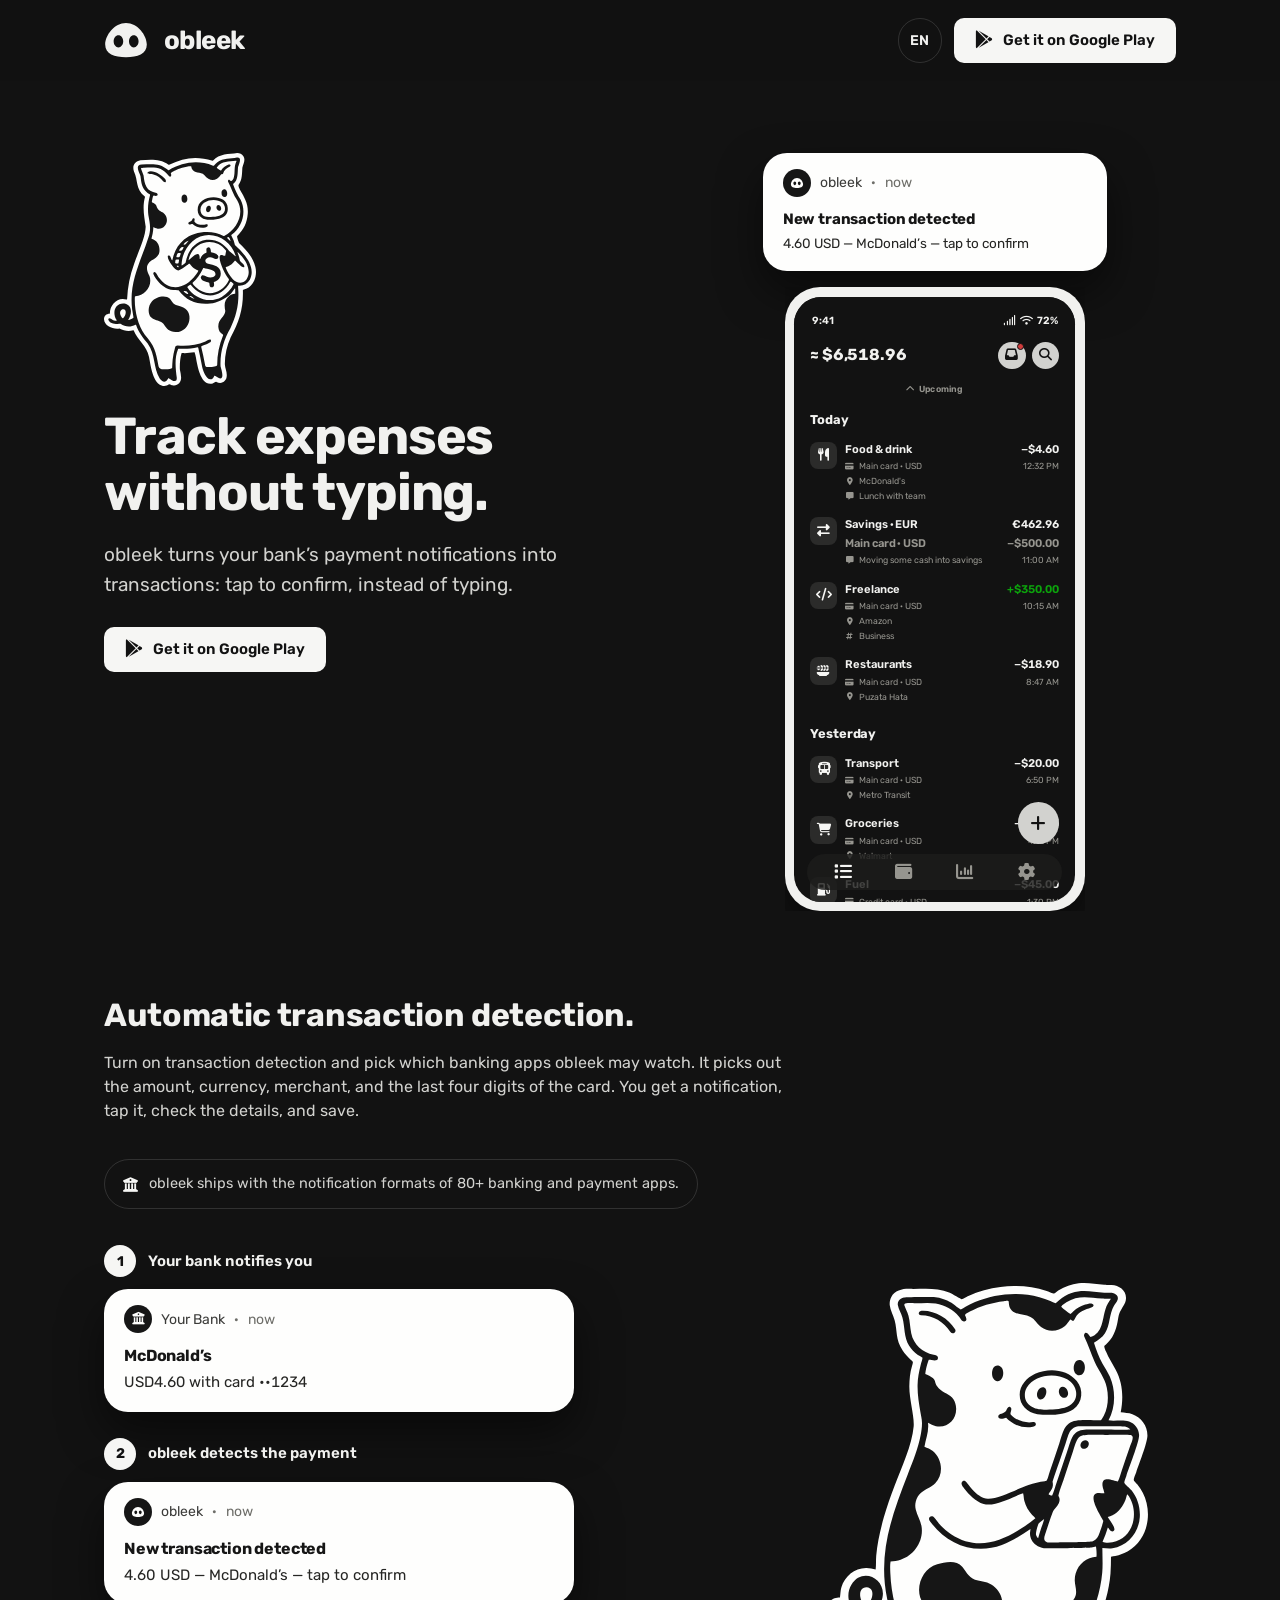
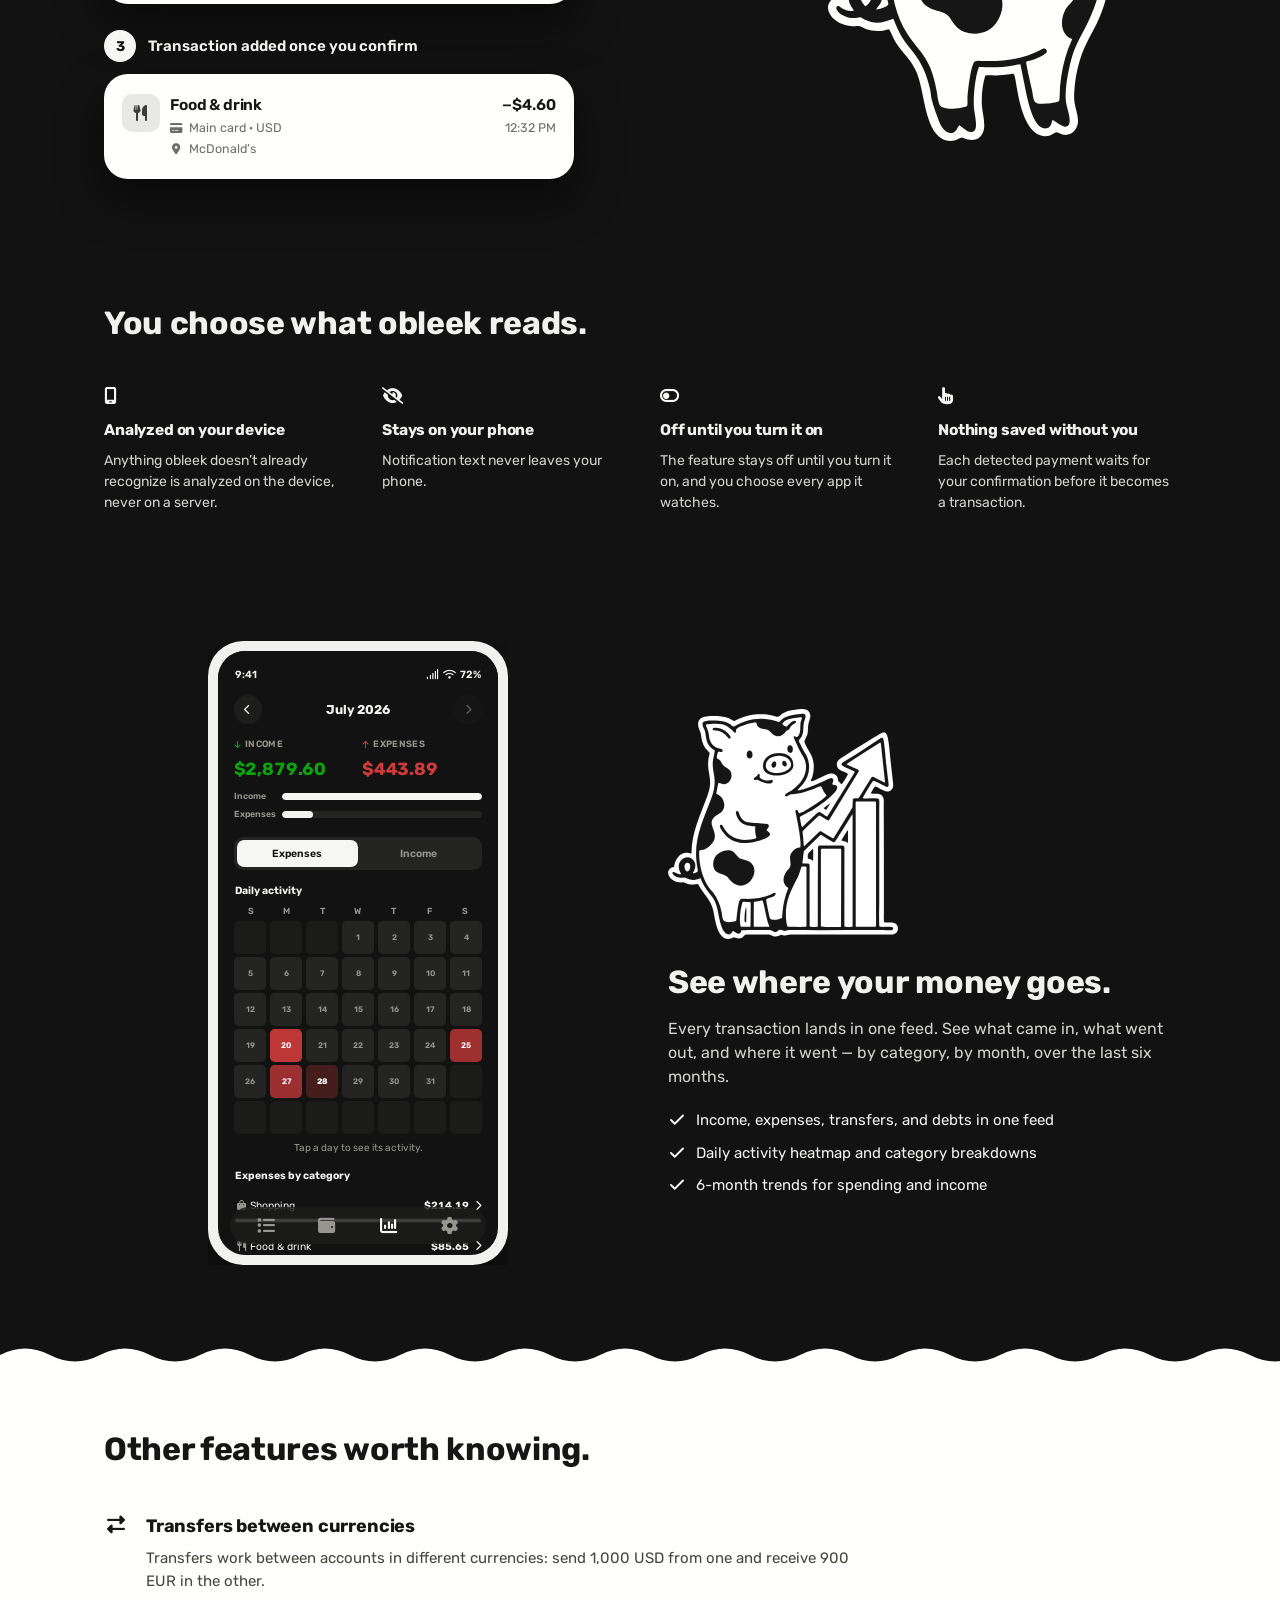
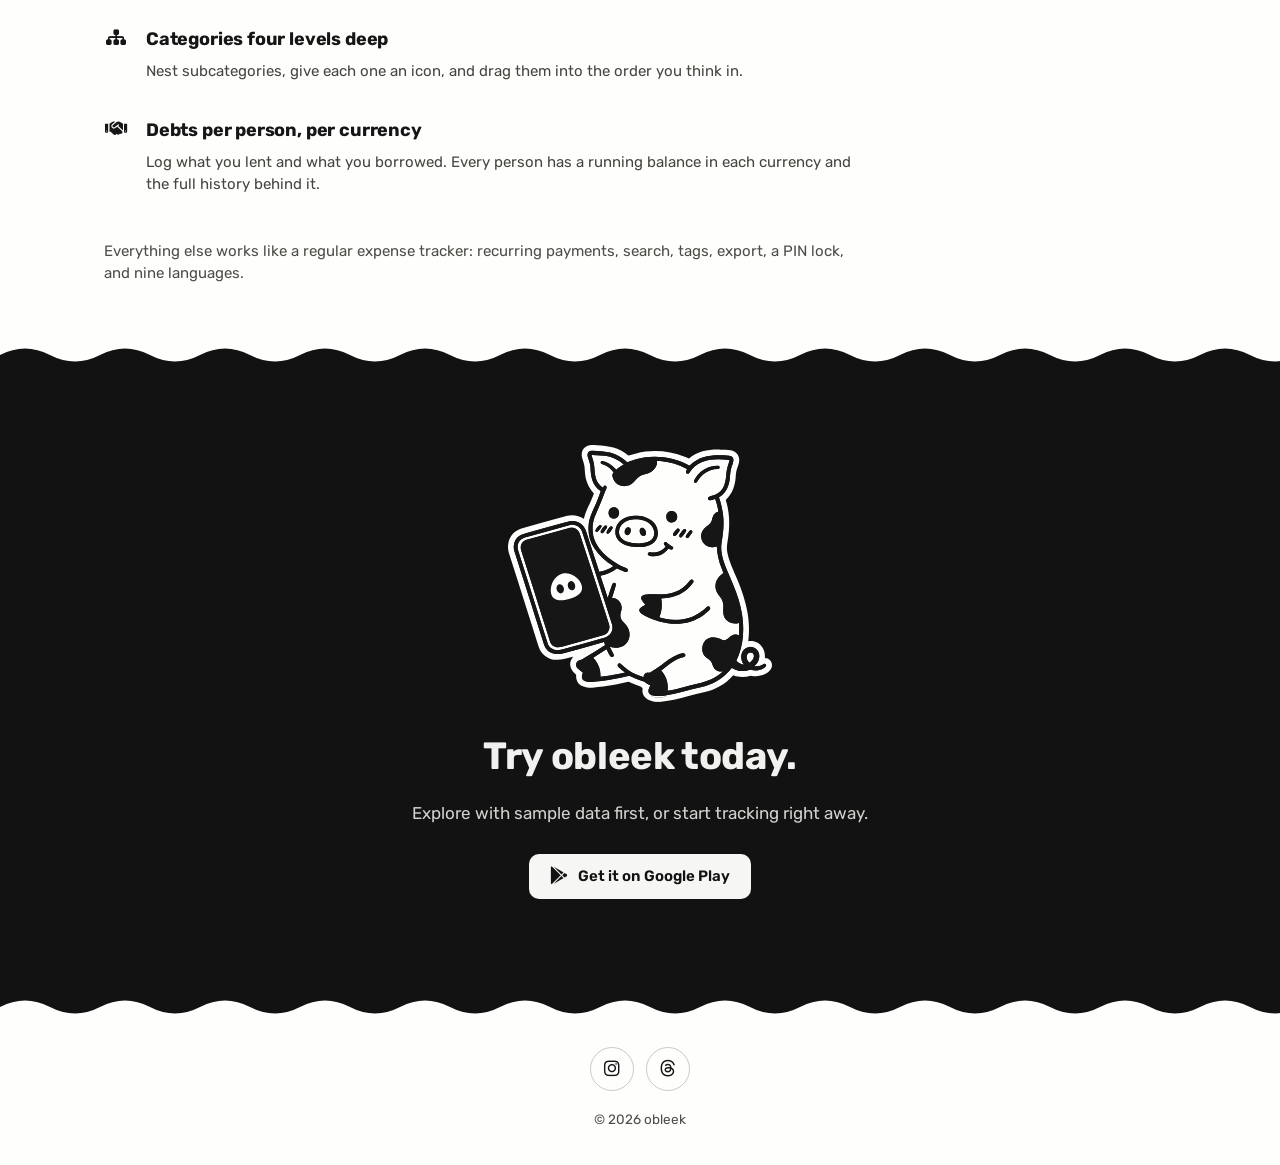
<file: index.html>
<!DOCTYPE html>
<html lang="en">
<head>
<meta charset="UTF-8" />
<title>obleek — expense tracker that detects your payments</title>
<meta name="description" content="obleek turns your bank’s payment notifications into transactions: tap to confirm, instead of typing. Expenses, income, transfers, debts — your whole budget in one app." />
<meta name="viewport" content="width=device-width, initial-scale=1" />
<meta name="theme-color" content="#121212" />
<link rel="canonical" href="https://vbrazhnik.github.io/obleek/" />

<link rel="alternate" hreflang="en" href="https://vbrazhnik.github.io/obleek/" />
<link rel="alternate" hreflang="cs" href="https://vbrazhnik.github.io/obleek/cs/" />
<link rel="alternate" hreflang="de" href="https://vbrazhnik.github.io/obleek/de/" />
<link rel="alternate" hreflang="es" href="https://vbrazhnik.github.io/obleek/es/" />
<link rel="alternate" hreflang="fr" href="https://vbrazhnik.github.io/obleek/fr/" />
<link rel="alternate" hreflang="it" href="https://vbrazhnik.github.io/obleek/it/" />
<link rel="alternate" hreflang="pl" href="https://vbrazhnik.github.io/obleek/pl/" />
<link rel="alternate" hreflang="pt" href="https://vbrazhnik.github.io/obleek/pt/" />
<link rel="alternate" hreflang="uk" href="https://vbrazhnik.github.io/obleek/uk/" />
<link rel="alternate" hreflang="x-default" href="https://vbrazhnik.github.io/obleek/" />

<link rel="icon" type="image/svg+xml" href="assets/img/icon-source.svg" />
<link rel="icon" type="image/png" sizes="32x32" href="assets/img/favicon-32.png" />
<link rel="apple-touch-icon" sizes="180x180" href="assets/img/apple-touch-icon.png" />

<link rel="preload" href="assets/fonts/rubik.woff2" as="font" type="font/woff2" crossorigin />
<link rel="stylesheet" href="https://cdnjs.cloudflare.com/ajax/libs/font-awesome/6.5.2/css/all.min.css" />
<link rel="stylesheet" href="assets/css/style.css" />
<link rel="stylesheet" href="assets/css/app-mock.css" />

<meta property="og:type" content="website" />
<meta property="og:site_name" content="obleek" />
<meta property="og:title" content="obleek — expense tracker that detects your payments" />
<meta property="og:description" content="obleek turns your bank’s payment notifications into transactions: tap to confirm, instead of typing." />
<meta property="og:url" content="https://vbrazhnik.github.io/obleek/" />
<meta property="og:image" content="https://vbrazhnik.github.io/obleek/assets/img/og-image.png" />
<meta property="og:image:width" content="1200" />
<meta property="og:image:height" content="630" />
<meta property="og:locale" content="en_US" />
<meta name="twitter:card" content="summary_large_image" />
<meta name="twitter:title" content="obleek — expense tracker that detects your payments" />
<meta name="twitter:description" content="Detects payments from your bank notifications. Budget, debts, 160+ currencies." />
<meta name="twitter:image" content="https://vbrazhnik.github.io/obleek/assets/img/og-image.png" />

<script type="application/ld+json">
{
  "@context": "https://schema.org",
  "@type": "SoftwareApplication",
  "name": "obleek",
  "applicationCategory": "FinanceApplication",
  "operatingSystem": "Android",
  "description": "obleek turns your bank’s payment notifications into transactions: tap to confirm, instead of typing. Expenses, income, transfers, debts — your whole budget in one app. The feed groups entries by day, and each account’s ledger shows the running balance after every entry.",
  "url": "https://vbrazhnik.github.io/obleek/",
  "installUrl": "https://play.google.com/store/apps/details?id=com.vbrazhnik.obleek"
}
</script>
</head>
<body>
<a class="skip-link" href="#main">Skip to content</a>

<header class="site-header">
  <div class="wrap">
    <a class="brand" href="#top">
      <span class="brand-mark" aria-hidden="true">
        <svg viewBox="0 0 512 512"><g transform="translate(256 256) scale(1.4) translate(-256 -256)" fill="currentColor"><path d="M256 114C351.545 114 429 214.792 429 293.477C429 372.161 351.545 398.941 256 398.941C160.455 398.941 83.0002 372.161 83 293.477C83 214.792 160.455 114 256 114ZM193.09 215.765C171.12 215.765 153.309 238.545 153.309 266.646C153.309 294.748 171.12 317.529 193.09 317.529C215.06 317.529 232.87 294.748 232.87 266.646C232.87 238.545 215.06 215.765 193.09 215.765ZM320.758 215.765C298.788 215.765 280.978 238.545 280.978 266.646C280.978 294.748 298.788 317.529 320.758 317.529C342.728 317.529 360.539 294.748 360.539 266.646C360.539 238.545 342.728 215.765 320.758 215.765Z"/></g></svg>
      </span>
      obleek
    </a>
    <nav class="site-nav" aria-label="Primary">
      <details class="lang-switch">
        <summary class="lang-switch-btn" aria-label="Language">
          <span>EN</span>
        </summary>
        <ul class="lang-switch-menu">
          <li><a href="./" aria-current="true">English</a></li>
          <li><a href="cs/">Čeština</a></li>
          <li><a href="de/">Deutsch</a></li>
          <li><a href="es/">Español</a></li>
          <li><a href="fr/">Français</a></li>
          <li><a href="it/">Italiano</a></li>
          <li><a href="pl/">Polski</a></li>
          <li><a href="pt/">Português</a></li>
          <li><a href="uk/">Українська</a></li>
        </ul>
      </details>
      <a class="btn btn-primary" href="https://play.google.com/store/apps/details?id=com.vbrazhnik.obleek&amp;hl=en-US" rel="noopener">
        <i class="fa-brands fa-google-play" aria-hidden="true"></i>
        <span class="btn-label">Get it on Google Play</span>
      </a>
    </nav>
  </div>
</header>

<main id="main">

  <section class="hero" id="top">
    <div class="wrap">
      <div class="hero-copy">
        <img class="hero-mascot" src="assets/img/mascot-coin.svg" alt="" width="1446" height="2221" />
        <h1>Track expenses without typing.</h1>
        <p class="lede">obleek turns your bank’s payment notifications into transactions: tap to confirm, instead of typing.</p>
        <div class="hero-ctas">
          <a class="btn btn-primary" href="https://play.google.com/store/apps/details?id=com.vbrazhnik.obleek&amp;hl=en-US" rel="noopener">
            <i class="fa-brands fa-google-play" aria-hidden="true"></i>
            Get it on Google Play
          </a>
        </div>
      </div>

      <div class="hero-visual">
        <div class="hero-stage">
        <div class="hero-phone">
        <div class="notif hero-notif">
          <div class="notif-head">
            <span class="notif-icon" aria-hidden="true"><svg viewBox="0 0 512 512" fill="currentColor" aria-hidden="true"><path d="M256 114C351.545 114 429 214.792 429 293.477C429 372.161 351.545 398.941 256 398.941C160.455 398.941 83.0002 372.161 83 293.477C83 214.792 160.455 114 256 114ZM193.09 215.765C171.12 215.765 153.309 238.545 153.309 266.646C153.309 294.748 171.12 317.529 193.09 317.529C215.06 317.529 232.87 294.748 232.87 266.646C232.87 238.545 215.06 215.765 193.09 215.765ZM320.758 215.765C298.788 215.765 280.978 238.545 280.978 266.646C280.978 294.748 298.788 317.529 320.758 317.529C342.728 317.529 360.539 294.748 360.539 266.646C360.539 238.545 342.728 215.765 320.758 215.765Z"/></svg></span>
            <span class="notif-app">obleek</span>
            <span class="notif-sep" aria-hidden="true">&#183;</span>
            <span class="notif-time">now</span>
          </div>
          <p class="notif-title">New transaction detected</p>
          <p class="notif-body">4.60 USD — McDonald’s — tap to confirm</p>
        </div>
        <div class="phone-frame">
        <div class="phone" aria-hidden="true">
          <div class="phone-inner">
            <div class="statusbar"><span>9:41</span><span><i class="fa-solid fa-signal"></i>&nbsp;&nbsp;<i class="fa-solid fa-wifi"></i>&nbsp;&nbsp;72%</span></div>
            <div class="screens">
              <section class="screen active">
                <div class="screen-head">
                  <button type="button" class="header-balance-btn tabular">≈ $6,518.96</button>
                  <div class="screen-head-actions">
                    <button class="icon-btn capture-btn" aria-hidden="true"><i class="fa-solid fa-inbox"></i><span class="capture-dot" aria-hidden="true"></span></button>
                    <button class="icon-btn" aria-hidden="true"><i class="fa-solid fa-magnifying-glass"></i></button>
                  </div>
                </div>
                <div class="future-plans-pull">
                  <span class="future-plans-label"><i class="fa-solid fa-chevron-up"></i> Upcoming</span>
                </div>
                <div class="day-label">Today</div>
                <div class="tx-list">
                  <div class="tx-row">
                    <span class="tx-icon"><i class="fa-solid fa-utensils"></i></span>
                    <div class="tx-mid"><div class="name">Food &amp; drink</div><div class="tx-detail"><i class="fa-solid fa-credit-card"></i>Main card · USD</div><div class="tx-detail"><i class="fa-solid fa-location-dot"></i>McDonald's</div><div class="tx-detail tx-note"><i class="fa-solid fa-message"></i><span>Lunch with team</span></div></div>
                    <div class="tx-amt-wrap"><div class="tx-amt tabular">−$4.60</div><div class="tx-time">12:32 PM</div></div>
                  </div>
                  <div class="tx-row">
                    <span class="tx-icon"><i class="fa-solid fa-right-left"></i></span>
                    <div class="tx-mid">
                      <div class="name">Savings · EUR</div>
                      <div class="name tx-from-account">Main card · USD</div>
                      <div class="tx-detail tx-note"><i class="fa-solid fa-message"></i><span>Moving some cash into savings</span></div>
                    </div>
                    <div class="tx-amt-wrap">
                      <div class="tx-amt tabular">€462.96</div>
                      <div class="tx-amt tx-amt-sent tabular">−$500.00</div>
                      <div class="tx-time">11:00 AM</div>
                    </div>
                  </div>
                  <div class="tx-row">
                    <span class="tx-icon"><i class="fa-solid fa-code"></i></span>
                    <div class="tx-mid"><div class="name">Freelance</div><div class="tx-detail"><i class="fa-solid fa-credit-card"></i>Main card · USD</div><div class="tx-detail"><i class="fa-solid fa-location-dot"></i>Amazon</div><div class="tx-detail"><i class="fa-solid fa-hashtag"></i>Business</div></div>
                    <div class="tx-amt-wrap"><div class="tx-amt pos tabular">+$350.00</div><div class="tx-time">10:15 AM</div></div>
                  </div>
                  <div class="tx-row">
                    <span class="tx-icon"><i class="fa-solid fa-plate-wheat"></i></span>
                    <div class="tx-mid"><div class="name">Restaurants</div><div class="tx-detail"><i class="fa-solid fa-credit-card"></i>Main card · USD</div><div class="tx-detail"><i class="fa-solid fa-location-dot"></i>Puzata Hata</div></div>
                    <div class="tx-amt-wrap"><div class="tx-amt tabular">−$18.90</div><div class="tx-time">8:47 AM</div></div>
                  </div>
                </div>
                <div class="day-label">Yesterday</div>
                <div class="tx-list">
                  <div class="tx-row">
                    <span class="tx-icon"><i class="fa-solid fa-bus"></i></span>
                    <div class="tx-mid"><div class="name">Transport</div><div class="tx-detail"><i class="fa-solid fa-credit-card"></i>Main card · USD</div><div class="tx-detail"><i class="fa-solid fa-location-dot"></i>Metro Transit</div></div>
                    <div class="tx-amt-wrap"><div class="tx-amt tabular">−$20.00</div><div class="tx-time">6:50 PM</div></div>
                  </div>
                  <div class="tx-row">
                    <span class="tx-icon"><i class="fa-solid fa-cart-shopping"></i></span>
                    <div class="tx-mid"><div class="name">Groceries</div><div class="tx-detail"><i class="fa-solid fa-credit-card"></i>Main card · USD</div><div class="tx-detail"><i class="fa-solid fa-location-dot"></i>Walmart</div></div>
                    <div class="tx-amt-wrap"><div class="tx-amt tabular">−$62.15</div><div class="tx-time">4:12 PM</div></div>
                  </div>
                  <div class="tx-row">
                    <span class="tx-icon"><i class="fa-solid fa-gas-pump"></i></span>
                    <div class="tx-mid"><div class="name">Fuel</div><div class="tx-detail"><i class="fa-solid fa-credit-card"></i>Credit card · USD</div><div class="tx-detail"><i class="fa-solid fa-location-dot"></i>Shell</div></div>
                    <div class="tx-amt-wrap"><div class="tx-amt tabular">−$45.00</div><div class="tx-time">1:30 PM</div></div>
                  </div>
                  <div class="tx-row">
                    <span class="tx-icon"><i class="fa-solid fa-percent"></i></span>
                    <div class="tx-mid"><div class="name">Dividends</div><div class="tx-detail"><i class="fa-solid fa-credit-card"></i>Savings · EUR</div><div class="tx-detail"><i class="fa-solid fa-location-dot"></i>Vanguard</div></div>
                    <div class="tx-amt-wrap"><div class="tx-amt pos tabular">+€120.00</div><div class="tx-time">9:00 AM</div></div>
                  </div>
                </div>
              </section>
            </div>
            <nav class="tabbar">
              <button class="tab active"><i class="fa-solid fa-list"></i><span>Transactions</span></button>
              <button class="tab"><i class="fa-solid fa-wallet"></i><span>Accounts</span></button>
              <button class="tab"><i class="fa-solid fa-chart-column"></i><span>Analytics</span></button>
              <button class="tab"><i class="fa-solid fa-gear"></i><span>Settings</span></button>
            </nav>
            <button class="fab" aria-hidden="true"><i class="fa-solid fa-plus"></i></button>
          </div>
        </div>
        </div>
        </div>
        </div>
      </div>
    </div>
  </section>

  <section class="flow" id="detection">
    <div class="wrap">
      <div class="section-head">
        <h2>Automatic transaction detection.</h2>
        <p>Turn on transaction detection and pick which banking apps obleek may watch. It picks out the amount, currency, merchant, and the last four digits of the card. You get a notification, tap it, check the details, and save.</p>
      </div>
      <p class="flow-note"><i class="fa-solid fa-building-columns" aria-hidden="true"></i>obleek ships with the notification formats of 80+ banking and payment apps.</p>

      <div class="flow-grid">
        <ol class="flow-steps">
          <li class="flow-step">
            <div class="flow-step-head">
              <span class="flow-step-num" aria-hidden="true">1</span>
              <span class="flow-step-label">Your bank notifies you</span>
            </div>
            <div class="notif">
              <div class="notif-head">
                <span class="notif-icon" aria-hidden="true"><i class="fa-solid fa-building-columns"></i></span>
                <span class="notif-app">Your Bank</span>
                <span class="notif-sep" aria-hidden="true">&#183;</span>
                <span class="notif-time">now</span>
              </div>
              <p class="notif-title">McDonald’s</p>
              <p class="notif-body tabular">USD4.60 with card ••1234</p>
            </div>
          </li>

          <li class="flow-step">
            <div class="flow-step-head">
              <span class="flow-step-num" aria-hidden="true">2</span>
              <span class="flow-step-label">obleek detects the payment</span>
            </div>
            <div class="notif">
              <div class="notif-head">
                <span class="notif-icon" aria-hidden="true"><svg viewBox="0 0 512 512" fill="currentColor" aria-hidden="true"><path d="M256 114C351.545 114 429 214.792 429 293.477C429 372.161 351.545 398.941 256 398.941C160.455 398.941 83.0002 372.161 83 293.477C83 214.792 160.455 114 256 114ZM193.09 215.765C171.12 215.765 153.309 238.545 153.309 266.646C153.309 294.748 171.12 317.529 193.09 317.529C215.06 317.529 232.87 294.748 232.87 266.646C232.87 238.545 215.06 215.765 193.09 215.765ZM320.758 215.765C298.788 215.765 280.978 238.545 280.978 266.646C280.978 294.748 298.788 317.529 320.758 317.529C342.728 317.529 360.539 294.748 360.539 266.646C360.539 238.545 342.728 215.765 320.758 215.765Z"/></svg></span>
                <span class="notif-app">obleek</span>
                <span class="notif-sep" aria-hidden="true">&#183;</span>
                <span class="notif-time">now</span>
              </div>
              <p class="notif-title">New transaction detected</p>
              <p class="notif-body">4.60 USD — McDonald’s — tap to confirm</p>
            </div>
          </li>

          <li class="flow-step">
            <div class="flow-step-head">
              <span class="flow-step-num" aria-hidden="true">3</span>
              <span class="flow-step-label">Transaction added once you confirm</span>
            </div>
            <div class="tx-card">
              <div class="tx-row">
                <span class="tx-icon" aria-hidden="true"><i class="fa-solid fa-utensils"></i></span>
                <div class="tx-mid">
                  <div class="name">Food &amp; drink</div>
                  <div class="tx-detail"><i class="fa-solid fa-credit-card" aria-hidden="true"></i>Main card &#183; USD</div>
                  <div class="tx-detail"><i class="fa-solid fa-location-dot" aria-hidden="true"></i>McDonald’s</div>
                </div>
                <div class="tx-amt-wrap"><div class="tx-amt tabular">&minus;$4.60</div><div class="tx-time">12:32 PM</div></div>
              </div>
            </div>
          </li>
        </ol>

        <div class="flow-mascot">
          <img src="assets/img/mascot-phone.svg" alt="" width="1495" height="2139" loading="lazy" />
        </div>
      </div>
    </div>
  </section>

  <section class="trust">
    <div class="wrap">
      <div class="section-head">
        <h2>You choose what obleek reads.</h2>
      </div>
      <div class="trust-grid">
        <div class="trust-card">
          <div class="trust-card-icon"><i class="fa-solid fa-mobile-screen" aria-hidden="true"></i></div>
          <h3>Analyzed on your device</h3>
          <p>Anything obleek doesn’t already recognize is analyzed on the device, never on a server.</p>
        </div>
        <div class="trust-card">
          <div class="trust-card-icon"><i class="fa-solid fa-eye-slash" aria-hidden="true"></i></div>
          <h3>Stays on your phone</h3>
          <p>Notification text never leaves your phone.</p>
        </div>
        <div class="trust-card">
          <div class="trust-card-icon"><i class="fa-solid fa-toggle-off" aria-hidden="true"></i></div>
          <h3>Off until you turn it on</h3>
          <p>The feature stays off until you turn it on, and you choose every app it watches.</p>
        </div>
        <div class="trust-card">
          <div class="trust-card-icon"><i class="fa-solid fa-hand-pointer" aria-hidden="true"></i></div>
          <h3>Nothing saved without you</h3>
          <p>Each detected payment waits for your confirmation before it becomes a transaction.</p>
        </div>
      </div>
    </div>
  </section>

  <div id="features">

  <section class="feature reverse">
    <div class="wrap">
      <div class="feature-copy">
        <img class="feature-mascot" src="assets/img/mascot-chart.svg" alt="" width="2166" height="2166" loading="lazy" />
        <h2>See where your money goes.</h2>
        <p>Every transaction lands in one feed. See what came in, what went out, and where it went — by category, by month, over the last six months.</p>
        <ul class="feature-list">
          <li><svg viewBox="0 0 24 24" fill="none" stroke="currentColor" stroke-width="2.5" stroke-linecap="round" stroke-linejoin="round"><path d="M20 6L9 17l-5-5"/></svg>Income, expenses, transfers, and debts in one feed</li>
          <li><svg viewBox="0 0 24 24" fill="none" stroke="currentColor" stroke-width="2.5" stroke-linecap="round" stroke-linejoin="round"><path d="M20 6L9 17l-5-5"/></svg>Daily activity heatmap and category breakdowns</li>
          <li><svg viewBox="0 0 24 24" fill="none" stroke="currentColor" stroke-width="2.5" stroke-linecap="round" stroke-linejoin="round"><path d="M20 6L9 17l-5-5"/></svg>6-month trends for spending and income</li>
        </ul>
      </div>
      <div class="feature-visual">
        <div class="phone-frame">
        <div class="phone" aria-hidden="true">
          <div class="phone-inner">
            <div class="statusbar"><span>9:41</span><span><i class="fa-solid fa-signal"></i>&nbsp;&nbsp;<i class="fa-solid fa-wifi"></i>&nbsp;&nbsp;72%</span></div>
            <div class="screens">
              <section class="screen active">
            <div class="screen-head">
              <div class="month-nav">
                <button type="button" class="month-nav-btn" data-dash-month-prev="" aria-label="Previous month">
                  <i class="fa-solid fa-chevron-left"></i>
                </button>
                <span class="month-label" data-dash-month-pill="">July 2026</span>
                <button type="button" class="month-nav-btn" data-dash-month-next="" aria-label="Next month" disabled="">
                  <i class="fa-solid fa-chevron-right"></i>
                </button>
              </div>
            </div>

            <div class="stat-row">
              <div class="stat-tile income">
                <div class="k"><i class="fa-solid fa-arrow-down"></i>Income</div>
                <div class="v tabular" data-dash-income="">$2,879.60</div>
              </div>
              <div class="stat-tile expense">
                <div class="k"><i class="fa-solid fa-arrow-up"></i>Expenses</div>
                <div class="v tabular" data-dash-expense="">$443.89</div>
              </div>
            </div>

            <div class="io-compare">
              <div class="io-bar-row">
                <span class="io-bar-label">Income</span>
                <div class="io-bar-track"><span class="io-bar income" data-dash-io-income-bar="" style="width: 100%;"></span></div>
              </div>
              <div class="io-bar-row">
                <span class="io-bar-label">Expenses</span>
                <div class="io-bar-track"><span class="io-bar" data-dash-io-expense-bar="" style="width: 15.415%;"></span></div>
              </div>
            </div>

            <div class="segmented" data-dash-kind-toggle="">
              <button type="button" data-dash-kind="expense" class="active">Expenses</button>
              <button type="button" data-dash-kind="income">Income</button>
            </div>

            <div class="section-title">Daily activity</div>

            

            <div data-kind-section="expense">
              <div class="cal-weekdays"><span>S</span><span>M</span><span>T</span><span>W</span><span>T</span><span>F</span><span>S</span></div>
              <div class="heat-grid" data-dash-heat-grid-expense=""><span class="heat-day-blank" aria-hidden="true"></span><span class="heat-day-blank" aria-hidden="true"></span><span class="heat-day-blank" aria-hidden="true"></span><button type="button" class="heat-day" data-heat-date="2026-07-01" style="background:var(--surface-2)"><span class="heat-day-num" style="color:var(--muted);font-weight:600">1</span></button><button type="button" class="heat-day" data-heat-date="2026-07-02" style="background:var(--surface-2)"><span class="heat-day-num" style="color:var(--muted);font-weight:600">2</span></button><button type="button" class="heat-day" data-heat-date="2026-07-03" style="background:var(--surface-2)"><span class="heat-day-num" style="color:var(--muted);font-weight:600">3</span></button><button type="button" class="heat-day" data-heat-date="2026-07-04" style="background:var(--surface-2)"><span class="heat-day-num" style="color:var(--muted);font-weight:600">4</span></button><button type="button" class="heat-day" data-heat-date="2026-07-05" style="background:var(--surface-2)"><span class="heat-day-num" style="color:var(--muted);font-weight:600">5</span></button><button type="button" class="heat-day" data-heat-date="2026-07-06" style="background:var(--surface-2)"><span class="heat-day-num" style="color:var(--muted);font-weight:600">6</span></button><button type="button" class="heat-day" data-heat-date="2026-07-07" style="background:var(--surface-2)"><span class="heat-day-num" style="color:var(--muted);font-weight:600">7</span></button><button type="button" class="heat-day" data-heat-date="2026-07-08" style="background:var(--surface-2)"><span class="heat-day-num" style="color:var(--muted);font-weight:600">8</span></button><button type="button" class="heat-day" data-heat-date="2026-07-09" style="background:var(--surface-2)"><span class="heat-day-num" style="color:var(--muted);font-weight:600">9</span></button><button type="button" class="heat-day" data-heat-date="2026-07-10" style="background:var(--surface-2)"><span class="heat-day-num" style="color:var(--muted);font-weight:600">10</span></button><button type="button" class="heat-day" data-heat-date="2026-07-11" style="background:var(--surface-2)"><span class="heat-day-num" style="color:var(--muted);font-weight:600">11</span></button><button type="button" class="heat-day" data-heat-date="2026-07-12" style="background:var(--surface-2)"><span class="heat-day-num" style="color:var(--muted);font-weight:600">12</span></button><button type="button" class="heat-day" data-heat-date="2026-07-13" style="background:var(--surface-2)"><span class="heat-day-num" style="color:var(--muted);font-weight:600">13</span></button><button type="button" class="heat-day" data-heat-date="2026-07-14" style="background:var(--surface-2)"><span class="heat-day-num" style="color:var(--muted);font-weight:600">14</span></button><button type="button" class="heat-day" data-heat-date="2026-07-15" style="background:var(--surface-2)"><span class="heat-day-num" style="color:var(--muted);font-weight:600">15</span></button><button type="button" class="heat-day" data-heat-date="2026-07-16" style="background:var(--surface-2)"><span class="heat-day-num" style="color:var(--muted);font-weight:600">16</span></button><button type="button" class="heat-day" data-heat-date="2026-07-17" style="background:var(--surface-2)"><span class="heat-day-num" style="color:var(--muted);font-weight:600">17</span></button><button type="button" class="heat-day" data-heat-date="2026-07-18" style="background:var(--surface-2)"><span class="heat-day-num" style="color:var(--muted);font-weight:600">18</span></button><button type="button" class="heat-day" data-heat-date="2026-07-19" style="background:var(--surface-2)"><span class="heat-day-num" style="color:var(--muted);font-weight:600">19</span></button><button type="button" class="heat-day" data-heat-date="2026-07-20" style="background:rgba(208,59,59,0.90)"><span class="heat-day-num" style="color:#fff;font-weight:600">20</span></button><button type="button" class="heat-day" data-heat-date="2026-07-21" style="background:var(--surface-2)"><span class="heat-day-num" style="color:var(--muted);font-weight:600">21</span></button><button type="button" class="heat-day" data-heat-date="2026-07-22" style="background:var(--surface-2)"><span class="heat-day-num" style="color:var(--muted);font-weight:600">22</span></button><button type="button" class="heat-day" data-heat-date="2026-07-23" style="background:var(--surface-2)"><span class="heat-day-num" style="color:var(--muted);font-weight:600">23</span></button><button type="button" class="heat-day" data-heat-date="2026-07-24" style="background:var(--surface-2)"><span class="heat-day-num" style="color:var(--muted);font-weight:600">24</span></button><button type="button" class="heat-day" data-heat-date="2026-07-25" style="background:rgba(208,59,59,0.74)"><span class="heat-day-num" style="color:#fff;font-weight:600">25</span></button><button type="button" class="heat-day" data-heat-date="2026-07-26" style="background:var(--surface-2)"><span class="heat-day-num" style="color:var(--muted);font-weight:600">26</span></button><button type="button" class="heat-day" data-heat-date="2026-07-27" style="background:rgba(208,59,59,0.73)"><span class="heat-day-num" style="color:#fff;font-weight:600">27</span></button><button type="button" class="heat-day today" data-heat-date="2026-07-28" style="background:rgba(208,59,59,0.27)"><span class="heat-day-num" style="color:var(--ink);font-weight:800">28</span></button><button type="button" class="heat-day" data-heat-date="2026-07-29" style="background:var(--surface-2)"><span class="heat-day-num" style="color:var(--muted);font-weight:600">29</span></button><button type="button" class="heat-day" data-heat-date="2026-07-30" style="background:var(--surface-2)"><span class="heat-day-num" style="color:var(--muted);font-weight:600">30</span></button><button type="button" class="heat-day" data-heat-date="2026-07-31" style="background:var(--surface-2)"><span class="heat-day-num" style="color:var(--muted);font-weight:600">31</span></button><span class="heat-day-blank" aria-hidden="true"></span><span class="heat-day-blank" aria-hidden="true"></span><span class="heat-day-blank" aria-hidden="true"></span><span class="heat-day-blank" aria-hidden="true"></span><span class="heat-day-blank" aria-hidden="true"></span><span class="heat-day-blank" aria-hidden="true"></span><span class="heat-day-blank" aria-hidden="true"></span><span class="heat-day-blank" aria-hidden="true"></span></div>
            </div>

            <div class="heat-detail" data-dash-heat-detail=""><p class="heat-detail-empty">Tap a day to see its activity.</p></div>

            <div data-kind-section="expense">
              <div class="section-title">Expenses by category</div>
              <div data-dash-category-list=""><div class="cat-row drillable" data-cat-drill="Shopping"><div class="cat-head"><span class="name"><span class="cat-icon"><i class="fa-solid fa-bag-shopping"></i></span>Shopping</span><span class="cat-right"><span class="nums tabular"><b>$214.19</b></span><i class="fa-solid fa-chevron-right"></i></span></div><div class="cat-track"><span style="width:100%"></span></div></div><div class="cat-row drillable" data-cat-drill="Food &amp; drink"><div class="cat-head"><span class="name"><span class="cat-icon"><i class="fa-solid fa-utensils"></i></span>Food &amp; drink</span><span class="cat-right"><span class="nums tabular"><b>$85.65</b></span><i class="fa-solid fa-chevron-right"></i></span></div><div class="cat-track"><span style="width:39.9878612446893%"></span></div></div><div class="cat-row drillable" data-cat-drill="Transport"><div class="cat-head"><span class="name"><span class="cat-icon"><i class="fa-solid fa-bus"></i></span>Transport</span><span class="cat-right"><span class="nums tabular"><b>$67.75</b></span><i class="fa-solid fa-chevron-right"></i></span></div><div class="cat-track"><span style="width:31.63079508847285%"></span></div></div><div class="cat-row drillable" data-cat-drill="Housing"><div class="cat-head"><span class="name"><span class="cat-icon"><i class="fa-solid fa-house"></i></span>Housing</span><span class="cat-right"><span class="nums tabular"><b>$41.30</b></span><i class="fa-solid fa-chevron-right"></i></span></div><div class="cat-track"><span style="width:19.281945935851347%"></span></div></div><div class="cat-row"><div class="cat-head"><span class="name"><span class="cat-icon"><i class="fa-solid fa-gift"></i></span>Gifts</span><span class="cat-right"><span class="nums tabular"><b>$35.00</b></span></span></div><div class="cat-track"><span style="width:16.340632149026565%"></span></div></div><div class="cat-row drillable" data-cat-drill="Health"><div class="cat-head"><span class="name"><span class="cat-icon"><i class="fa-solid fa-heart-pulse"></i></span>Health</span><span class="cat-right"><span class="nums tabular"><b>$0.00</b></span><i class="fa-solid fa-chevron-right"></i></span></div><div class="cat-track"><span style="width:0%"></span></div></div><div class="cat-row"><div class="cat-head"><span class="name"><span class="cat-icon"><i class="fa-solid fa-shield"></i></span>Insurance</span><span class="cat-right"><span class="nums tabular"><b>$0.00</b></span></span></div><div class="cat-track"><span style="width:0%"></span></div></div><div class="cat-row drillable" data-cat-drill="Entertainment"><div class="cat-head"><span class="name"><span class="cat-icon"><i class="fa-solid fa-film"></i></span>Entertainment</span><span class="cat-right"><span class="nums tabular"><b>$0.00</b></span><i class="fa-solid fa-chevron-right"></i></span></div><div class="cat-track"><span style="width:0%"></span></div></div><div class="cat-row"><div class="cat-head"><span class="name"><span class="cat-icon"><i class="fa-solid fa-spa"></i></span>Personal care</span><span class="cat-right"><span class="nums tabular"><b>$0.00</b></span></span></div><div class="cat-track"><span style="width:0%"></span></div></div><div class="cat-row"><div class="cat-head"><span class="name"><span class="cat-icon"><i class="fa-solid fa-graduation-cap"></i></span>Education</span><span class="cat-right"><span class="nums tabular"><b>$0.00</b></span></span></div><div class="cat-track"><span style="width:0%"></span></div></div><div class="cat-row"><div class="cat-head"><span class="name"><span class="cat-icon"><i class="fa-solid fa-suitcase-rolling"></i></span>Travel</span><span class="cat-right"><span class="nums tabular"><b>$0.00</b></span></span></div><div class="cat-track"><span style="width:0%"></span></div></div><div class="cat-row drillable" data-cat-drill="Family"><div class="cat-head"><span class="name"><span class="cat-icon"><i class="fa-solid fa-users"></i></span>Family</span><span class="cat-right"><span class="nums tabular"><b>$0.00</b></span><i class="fa-solid fa-chevron-right"></i></span></div><div class="cat-track"><span style="width:0%"></span></div></div><div class="cat-row"><div class="cat-head"><span class="name"><span class="cat-icon"><i class="fa-solid fa-paw"></i></span>Pets</span><span class="cat-right"><span class="nums tabular"><b>$0.00</b></span></span></div><div class="cat-track"><span style="width:0%"></span></div></div><div class="cat-row"><div class="cat-head"><span class="name"><span class="cat-icon"><i class="fa-solid fa-heart"></i></span>Donations</span><span class="cat-right"><span class="nums tabular"><b>$0.00</b></span></span></div><div class="cat-track"><span style="width:0%"></span></div></div><div class="cat-row"><div class="cat-head"><span class="name"><span class="cat-icon"><i class="fa-solid fa-tag"></i></span>Other</span><span class="cat-right"><span class="nums tabular"><b>$0.00</b></span></span></div><div class="cat-track"><span style="width:0%"></span></div></div></div>
            </div>

            

            

            <div data-kind-section="expense">
              <div class="section-title">Expenses, last 6 months</div>
              <div class="trend" data-dash-trend=""><div class="bar"><div class="col" style="height:40px"></div><span class="m">Feb</span></div><div class="bar"><div class="col" style="height:51px"></div><span class="m">Mar</span></div><div class="bar"><div class="col" style="height:32px"></div><span class="m">Apr</span></div><div class="bar"><div class="col" style="height:58px"></div><span class="m">May</span></div><div class="bar"><div class="col" style="height:44px"></div><span class="m">Jun</span></div><div class="bar now"><div class="col" style="height:20px"></div><span class="m">Jul</span></div></div>
            </div>
          
              </section>
            </div>
            <nav class="tabbar">
              <button class="tab"><i class="fa-solid fa-list"></i><span>Transactions</span></button>
              <button class="tab"><i class="fa-solid fa-wallet"></i><span>Accounts</span></button>
              <button class="tab active"><i class="fa-solid fa-chart-column"></i><span>Analytics</span></button>
              <button class="tab"><i class="fa-solid fa-gear"></i><span>Settings</span></button>
            </nav>
          </div>
        </div>
        </div>
      </div>
    </div>
  </section>



  </div>

  <section class="highlights">
    <svg class="band-wave" width="100%" height="30" aria-hidden="true" preserveAspectRatio="none">
      <pattern id="band-scallop-light" width="100" height="30" patternUnits="userSpaceOnUse">
        <path d="M 0,15 q 25,-13 50,0 q 25,13 50,0 L 100,30 L 0,30 Z" />
      </pattern>
      <rect width="100%" height="30" fill="url(#band-scallop-light)" />
    </svg>
    <div class="wrap">
      <div class="section-head">
        <h2>Other features worth knowing.</h2>
      </div>
      <ul class="unique-list">
        <li class="unique-item">
          <span class="unique-icon" aria-hidden="true"><i class="fa-solid fa-right-left"></i></span>
          <div>
            <h3>Transfers between currencies</h3>
            <p>Transfers work between accounts in different currencies: send 1,000 USD from one and receive 900 EUR in the other.</p>
          </div>
        </li>
        <li class="unique-item">
          <span class="unique-icon" aria-hidden="true"><i class="fa-solid fa-sitemap"></i></span>
          <div>
            <h3>Categories four levels deep</h3>
            <p>Nest subcategories, give each one an icon, and drag them into the order you think in.</p>
          </div>
        </li>
        <li class="unique-item">
          <span class="unique-icon" aria-hidden="true"><i class="fa-solid fa-handshake"></i></span>
          <div>
            <h3>Debts per person, per currency</h3>
            <p>Log what you lent and what you borrowed. Every person has a running balance in each currency and the full history behind it.</p>
          </div>
        </li>
      </ul>
      <p class="unique-rest">Everything else works like a regular expense tracker: recurring payments, search, tags, export, a PIN lock, and nine languages.</p>
    </div>
  </section>

  <section class="final-cta">
    <svg class="band-wave" width="100%" height="30" aria-hidden="true" preserveAspectRatio="none">
      <pattern id="band-scallop-dark" width="100" height="30" patternUnits="userSpaceOnUse">
        <path d="M 0,15 q 25,-13 50,0 q 25,13 50,0 L 100,30 L 0,30 Z" />
      </pattern>
      <rect width="100%" height="30" fill="url(#band-scallop-dark)" />
    </svg>
    <div class="wrap">
      <img class="cta-mascot" src="assets/img/mascot-app.svg" alt="" width="1883" height="1834" loading="lazy" />
      <h2>Try obleek today.</h2>
      <p>Explore with sample data first, or start tracking right away.</p>
      <div class="hero-ctas">
        <a class="btn btn-primary" href="https://play.google.com/store/apps/details?id=com.vbrazhnik.obleek&amp;hl=en-US" rel="noopener">
          <i class="fa-brands fa-google-play" aria-hidden="true"></i>
          Get it on Google Play
        </a>
      </div>
    </div>
  </section>

</main>

<footer class="site-footer">
  <svg class="band-wave" width="100%" height="30" aria-hidden="true" preserveAspectRatio="none">
    <pattern id="band-scallop-foot" width="100" height="30" patternUnits="userSpaceOnUse">
      <path d="M 0,15 q 25,-13 50,0 q 25,13 50,0 L 100,30 L 0,30 Z" />
    </pattern>
    <rect width="100%" height="30" fill="url(#band-scallop-foot)" />
  </svg>
  <div class="wrap">
    <ul class="social-links">
      <li><a href="https://www.instagram.com/obleek.app/" rel="me noopener" aria-label="Instagram"><i class="fa-brands fa-instagram" aria-hidden="true"></i></a></li>
      <li><a href="https://www.threads.com/@obleek.app" rel="me noopener" aria-label="Threads"><i class="fa-brands fa-threads" aria-hidden="true"></i></a></li>
    </ul>
    <p>© 2026 obleek</p>
  </div>
</footer>

<script>
  (function () {
    var PHONE_WIDTH = 375;
    function scalePhones() {
      document.querySelectorAll(".phone-frame").forEach(function (frame) {
        var phone = frame.querySelector(".phone");
        if (!phone) return;
        phone.style.zoom = frame.clientWidth / PHONE_WIDTH;
      });
    }
    scalePhones();
    window.addEventListener("resize", scalePhones);
  })();

  (function () {
    var langSwitch = document.querySelector(".lang-switch");
    if (!langSwitch) return;
    document.addEventListener("click", function (event) {
      if (langSwitch.open && !langSwitch.contains(event.target)) {
        langSwitch.open = false;
      }
    });
  })();
</script>
</body>
</html>
</file>
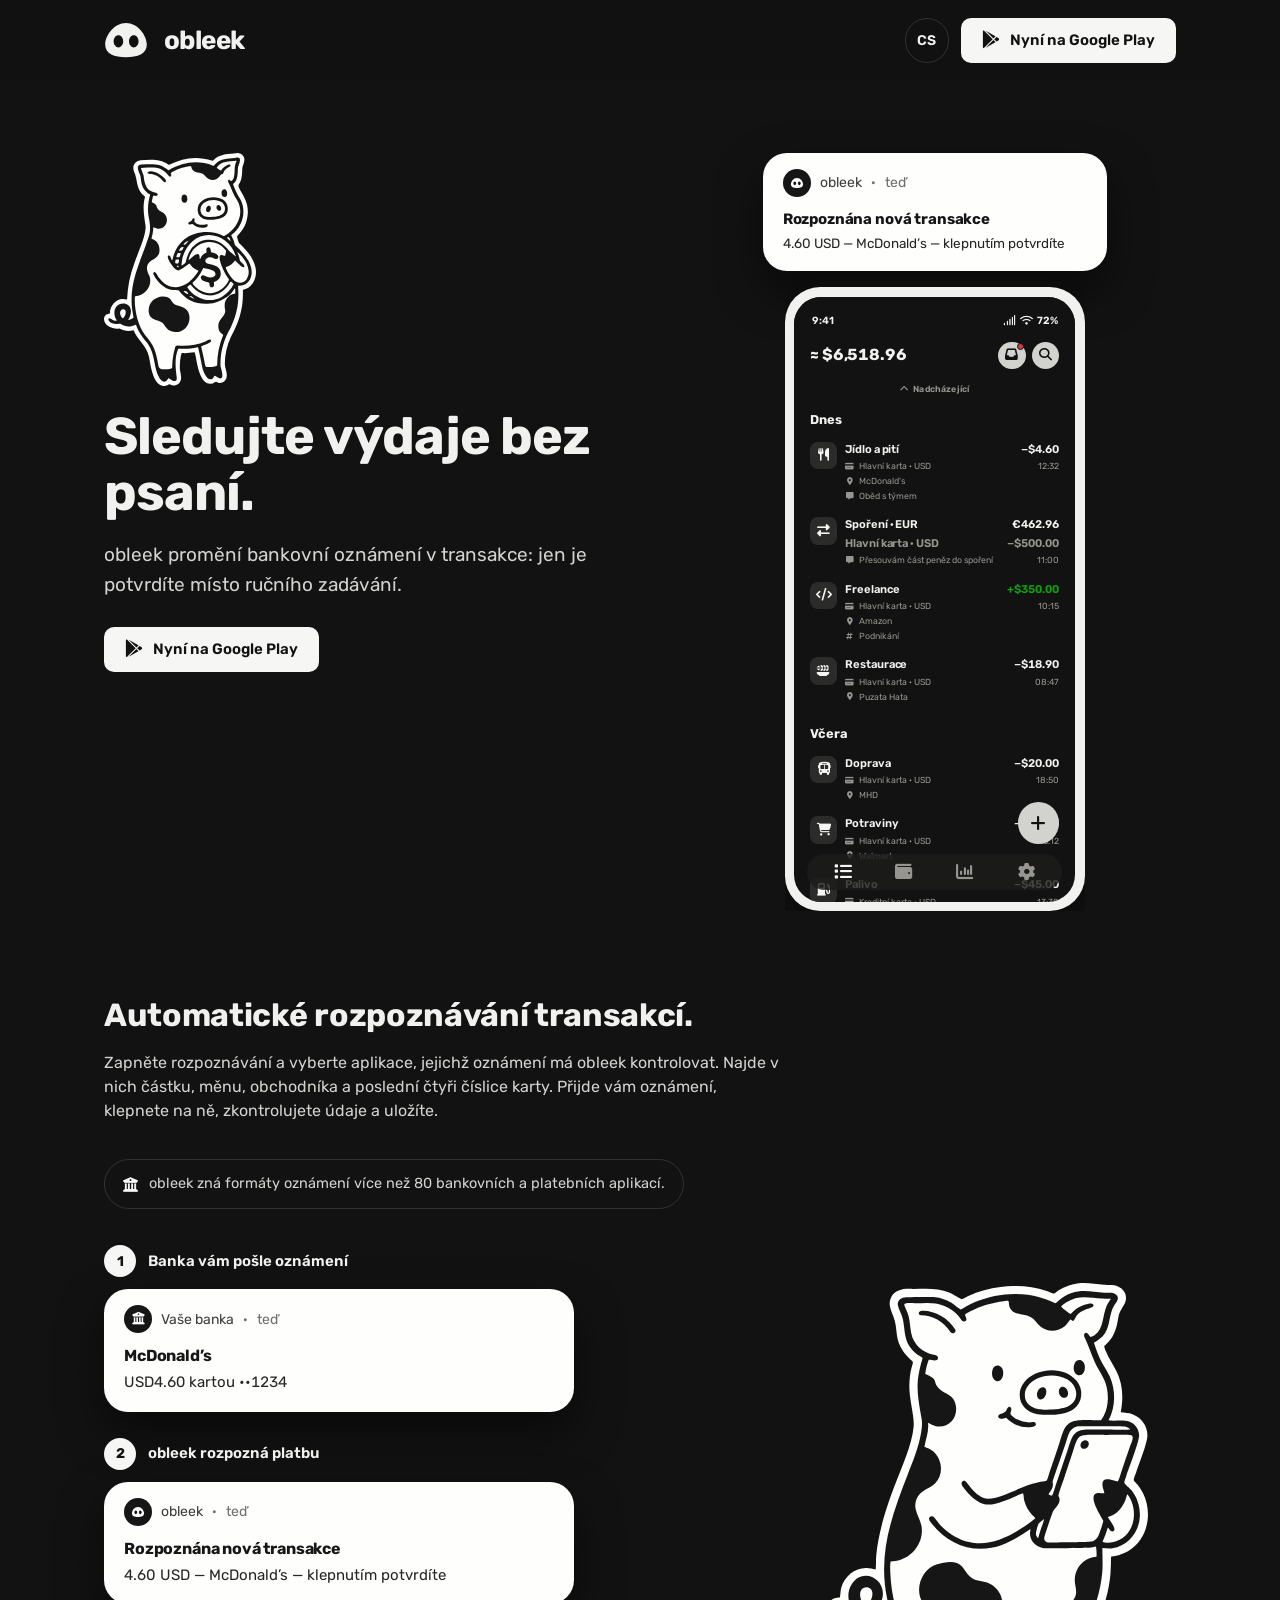
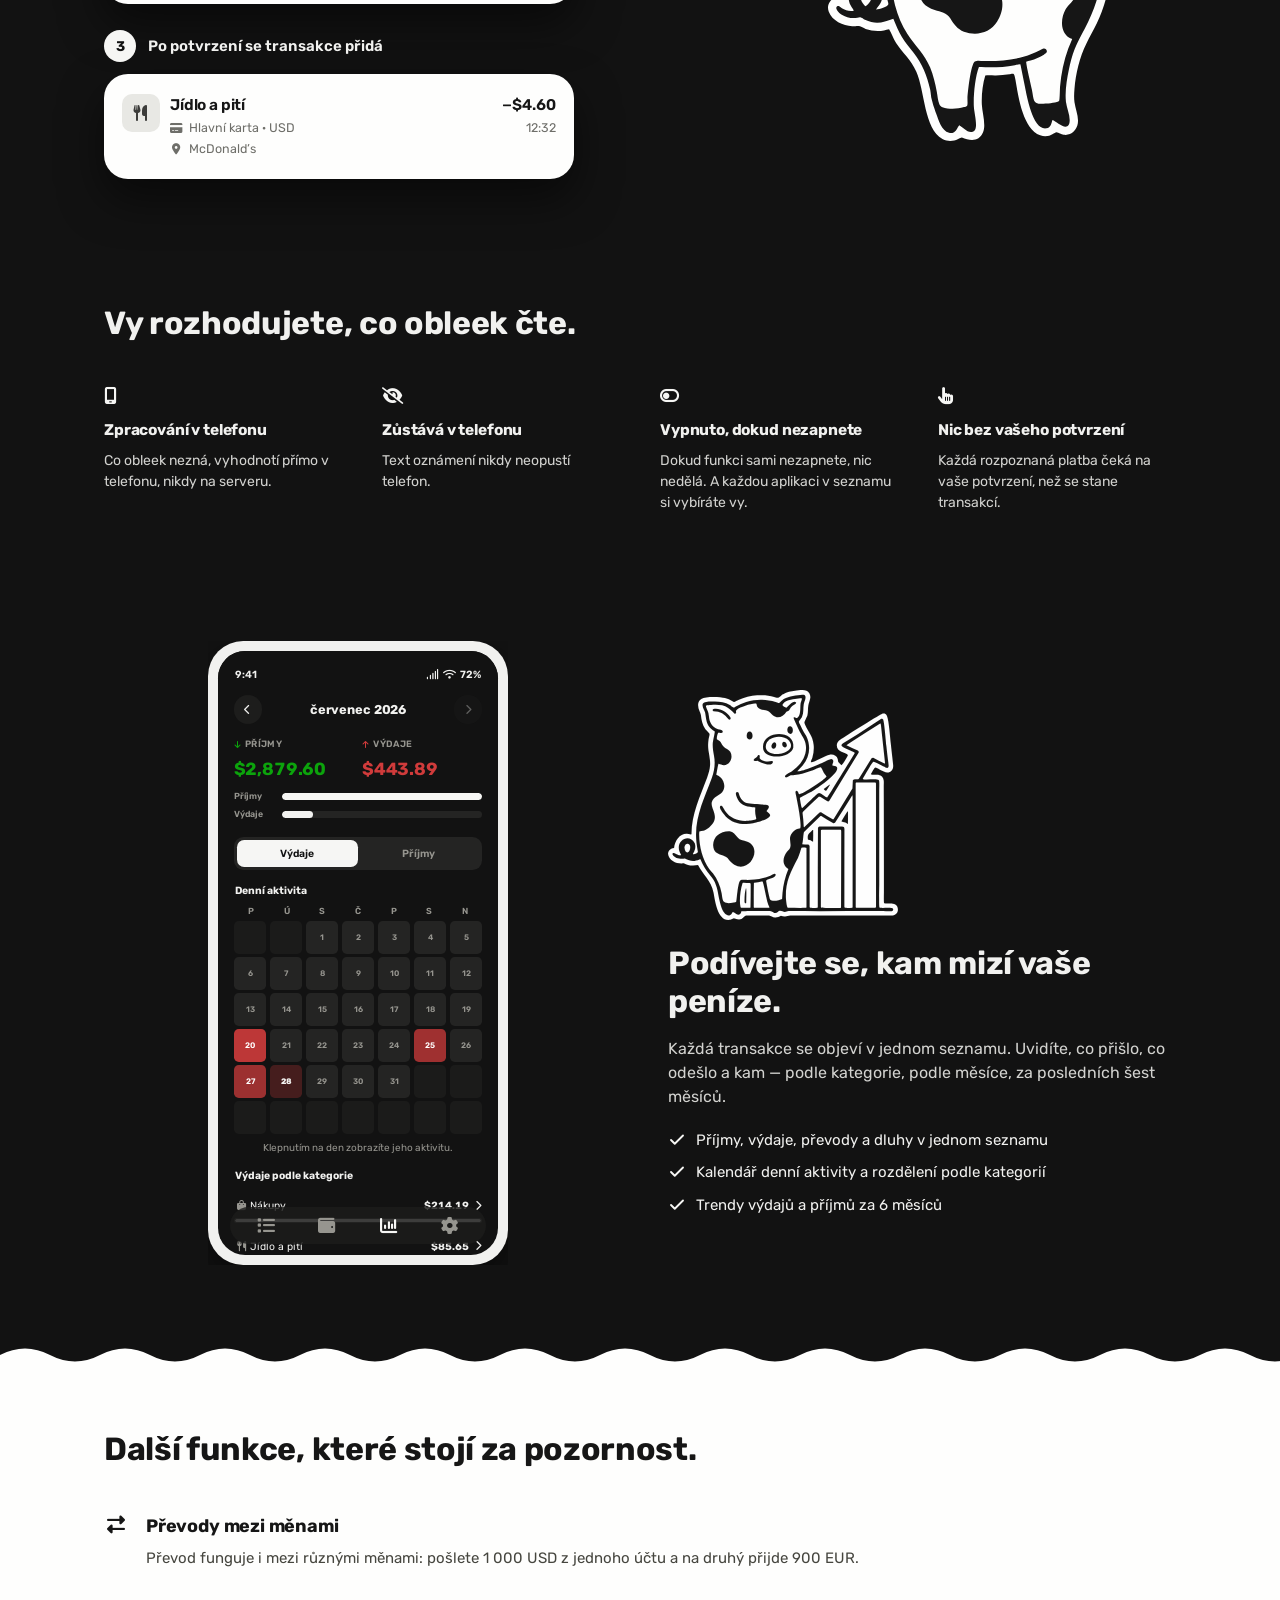
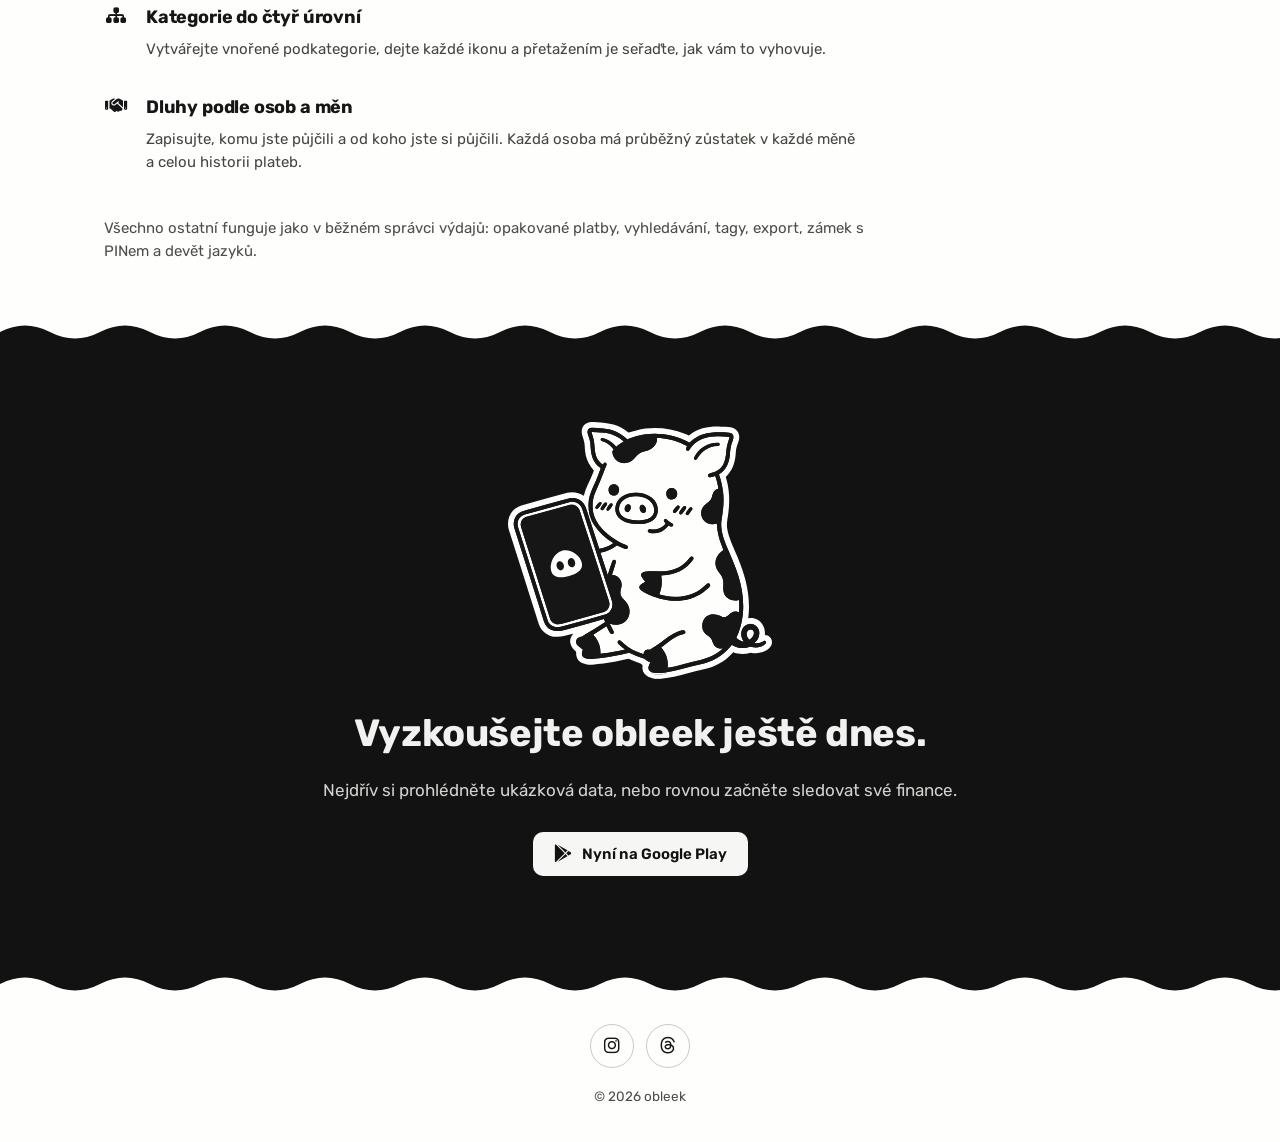
<file: cs/index.html>
<!DOCTYPE html>
<html lang="cs">
<head>
<meta charset="UTF-8" />
<title>obleek — správce výdajů, který rozpozná vaše platby</title>
<meta name="description" content="obleek promění bankovní oznámení v transakce: jen je potvrdíte místo ručního zadávání. Výdaje, příjmy, převody, dluhy — celý váš rozpočet v jedné aplikaci." />
<meta name="viewport" content="width=device-width, initial-scale=1" />
<meta name="theme-color" content="#121212" />
<link rel="canonical" href="https://vbrazhnik.github.io/obleek/cs/" />

<link rel="alternate" hreflang="en" href="https://vbrazhnik.github.io/obleek/" />
<link rel="alternate" hreflang="cs" href="https://vbrazhnik.github.io/obleek/cs/" />
<link rel="alternate" hreflang="de" href="https://vbrazhnik.github.io/obleek/de/" />
<link rel="alternate" hreflang="es" href="https://vbrazhnik.github.io/obleek/es/" />
<link rel="alternate" hreflang="fr" href="https://vbrazhnik.github.io/obleek/fr/" />
<link rel="alternate" hreflang="it" href="https://vbrazhnik.github.io/obleek/it/" />
<link rel="alternate" hreflang="pl" href="https://vbrazhnik.github.io/obleek/pl/" />
<link rel="alternate" hreflang="pt" href="https://vbrazhnik.github.io/obleek/pt/" />
<link rel="alternate" hreflang="uk" href="https://vbrazhnik.github.io/obleek/uk/" />
<link rel="alternate" hreflang="x-default" href="https://vbrazhnik.github.io/obleek/" />

<link rel="icon" type="image/svg+xml" href="../assets/img/icon-source.svg" />
<link rel="icon" type="image/png" sizes="32x32" href="../assets/img/favicon-32.png" />
<link rel="apple-touch-icon" sizes="180x180" href="../assets/img/apple-touch-icon.png" />

<link rel="preload" href="../assets/fonts/rubik.woff2" as="font" type="font/woff2" crossorigin />
<link rel="stylesheet" href="https://cdnjs.cloudflare.com/ajax/libs/font-awesome/6.5.2/css/all.min.css" />
<link rel="stylesheet" href="../assets/css/style.css" />
<link rel="stylesheet" href="../assets/css/app-mock.css" />

<meta property="og:type" content="website" />
<meta property="og:site_name" content="obleek" />
<meta property="og:title" content="obleek — správce výdajů, který rozpozná vaše platby" />
<meta property="og:description" content="obleek promění bankovní oznámení v transakce: jen je potvrdíte místo ručního zadávání." />
<meta property="og:url" content="https://vbrazhnik.github.io/obleek/cs/" />
<meta property="og:image" content="https://vbrazhnik.github.io/obleek/assets/img/og-image.png" />
<meta property="og:image:width" content="1200" />
<meta property="og:image:height" content="630" />
<meta property="og:locale" content="cs_CZ" />
<meta name="twitter:card" content="summary_large_image" />
<meta name="twitter:title" content="obleek — správce výdajů, který rozpozná vaše platby" />
<meta name="twitter:description" content="Pozná platby z bankovních oznámení. Rozpočet, dluhy, více než 160 měn." />
<meta name="twitter:image" content="https://vbrazhnik.github.io/obleek/assets/img/og-image.png" />

<script type="application/ld+json">
{
  "@context": "https://schema.org",
  "@type": "SoftwareApplication",
  "name": "obleek",
  "applicationCategory": "FinanceApplication",
  "operatingSystem": "Android",
  "description": "obleek promění bankovní oznámení v transakce: jen je potvrdíte místo ručního zadávání. Výdaje, příjmy, převody, dluhy — celý váš rozpočet v jedné aplikaci. Seznam řadí pohyby po dnech a v historii každého účtu vidíte zůstatek po každém z nich.",
  "url": "https://vbrazhnik.github.io/obleek/cs/",
  "installUrl": "https://play.google.com/store/apps/details?id=com.vbrazhnik.obleek"
}
</script>
</head>
<body>
<a class="skip-link" href="#main">Přeskočit na obsah</a>

<header class="site-header">
  <div class="wrap">
    <a class="brand" href="#top">
      <span class="brand-mark" aria-hidden="true">
        <svg viewBox="0 0 512 512"><g transform="translate(256 256) scale(1.4) translate(-256 -256)" fill="currentColor"><path d="M256 114C351.545 114 429 214.792 429 293.477C429 372.161 351.545 398.941 256 398.941C160.455 398.941 83.0002 372.161 83 293.477C83 214.792 160.455 114 256 114ZM193.09 215.765C171.12 215.765 153.309 238.545 153.309 266.646C153.309 294.748 171.12 317.529 193.09 317.529C215.06 317.529 232.87 294.748 232.87 266.646C232.87 238.545 215.06 215.765 193.09 215.765ZM320.758 215.765C298.788 215.765 280.978 238.545 280.978 266.646C280.978 294.748 298.788 317.529 320.758 317.529C342.728 317.529 360.539 294.748 360.539 266.646C360.539 238.545 342.728 215.765 320.758 215.765Z"/></g></svg>
      </span>
      obleek
    </a>
    <nav class="site-nav" aria-label="Primary">
      <details class="lang-switch">
        <summary class="lang-switch-btn" aria-label="Jazyk">
          <span>CS</span>
        </summary>
        <ul class="lang-switch-menu">
          <li><a href="../">English</a></li>
          <li><a href="../cs/" aria-current="true">Čeština</a></li>
          <li><a href="../de/">Deutsch</a></li>
          <li><a href="../es/">Español</a></li>
          <li><a href="../fr/">Français</a></li>
          <li><a href="../it/">Italiano</a></li>
          <li><a href="../pl/">Polski</a></li>
          <li><a href="../pt/">Português</a></li>
          <li><a href="../uk/">Українська</a></li>
        </ul>
      </details>
      <a class="btn btn-primary" href="https://play.google.com/store/apps/details?id=com.vbrazhnik.obleek&amp;hl=cs-CZ" rel="noopener">
        <i class="fa-brands fa-google-play" aria-hidden="true"></i>
        <span class="btn-label">Nyní na Google Play</span>
      </a>
    </nav>
  </div>
</header>

<main id="main">

  <section class="hero" id="top">
    <div class="wrap">
      <div class="hero-copy">
        <img class="hero-mascot" src="../assets/img/mascot-coin.svg" alt="" width="1446" height="2221" />
        <h1>Sledujte výdaje bez psaní.</h1>
        <p class="lede">obleek promění bankovní oznámení v transakce: jen je potvrdíte místo ručního zadávání.</p>
        <div class="hero-ctas">
          <a class="btn btn-primary" href="https://play.google.com/store/apps/details?id=com.vbrazhnik.obleek&amp;hl=cs-CZ" rel="noopener">
            <i class="fa-brands fa-google-play" aria-hidden="true"></i>
            Nyní na Google Play
          </a>
        </div>
      </div>

      <div class="hero-visual">
        <div class="hero-stage">
        <div class="hero-phone">
        <div class="notif hero-notif">
          <div class="notif-head">
            <span class="notif-icon" aria-hidden="true"><svg viewBox="0 0 512 512" fill="currentColor" aria-hidden="true"><path d="M256 114C351.545 114 429 214.792 429 293.477C429 372.161 351.545 398.941 256 398.941C160.455 398.941 83.0002 372.161 83 293.477C83 214.792 160.455 114 256 114ZM193.09 215.765C171.12 215.765 153.309 238.545 153.309 266.646C153.309 294.748 171.12 317.529 193.09 317.529C215.06 317.529 232.87 294.748 232.87 266.646C232.87 238.545 215.06 215.765 193.09 215.765ZM320.758 215.765C298.788 215.765 280.978 238.545 280.978 266.646C280.978 294.748 298.788 317.529 320.758 317.529C342.728 317.529 360.539 294.748 360.539 266.646C360.539 238.545 342.728 215.765 320.758 215.765Z"/></svg></span>
            <span class="notif-app">obleek</span>
            <span class="notif-sep" aria-hidden="true">&#183;</span>
            <span class="notif-time">teď</span>
          </div>
          <p class="notif-title">Rozpoznána nová transakce</p>
          <p class="notif-body">4.60 USD — McDonald’s — klepnutím potvrdíte</p>
        </div>
        <div class="phone-frame">
        <div class="phone" aria-hidden="true">
          <div class="phone-inner">
            <div class="statusbar"><span>9:41</span><span><i class="fa-solid fa-signal"></i>&nbsp;&nbsp;<i class="fa-solid fa-wifi"></i>&nbsp;&nbsp;72%</span></div>
            <div class="screens">
              <section class="screen active">
                <div class="screen-head">
                  <button type="button" class="header-balance-btn tabular">≈ $6,518.96</button>
                  <div class="screen-head-actions">
                    <button class="icon-btn capture-btn" aria-hidden="true"><i class="fa-solid fa-inbox"></i><span class="capture-dot" aria-hidden="true"></span></button>
                    <button class="icon-btn" aria-hidden="true"><i class="fa-solid fa-magnifying-glass"></i></button>
                  </div>
                </div>
                <div class="future-plans-pull">
                  <span class="future-plans-label"><i class="fa-solid fa-chevron-up"></i> Nadcházející</span>
                </div>
                <div class="day-label">Dnes</div>
                <div class="tx-list">
                  <div class="tx-row">
                    <span class="tx-icon"><i class="fa-solid fa-utensils"></i></span>
                    <div class="tx-mid"><div class="name">Jídlo a pití</div><div class="tx-detail"><i class="fa-solid fa-credit-card"></i>Hlavní karta · USD</div><div class="tx-detail"><i class="fa-solid fa-location-dot"></i>McDonald's</div><div class="tx-detail tx-note"><i class="fa-solid fa-message"></i><span>Oběd s týmem</span></div></div>
                    <div class="tx-amt-wrap"><div class="tx-amt tabular">−$4.60</div><div class="tx-time">12:32</div></div>
                  </div>
                  <div class="tx-row">
                    <span class="tx-icon"><i class="fa-solid fa-right-left"></i></span>
                    <div class="tx-mid">
                      <div class="name">Spoření · EUR</div>
                      <div class="name tx-from-account">Hlavní karta · USD</div>
                      <div class="tx-detail tx-note"><i class="fa-solid fa-message"></i><span>Přesouvám část peněz do spoření</span></div>
                    </div>
                    <div class="tx-amt-wrap">
                      <div class="tx-amt tabular">€462.96</div>
                      <div class="tx-amt tx-amt-sent tabular">−$500.00</div>
                      <div class="tx-time">11:00</div>
                    </div>
                  </div>
                  <div class="tx-row">
                    <span class="tx-icon"><i class="fa-solid fa-code"></i></span>
                    <div class="tx-mid"><div class="name">Freelance</div><div class="tx-detail"><i class="fa-solid fa-credit-card"></i>Hlavní karta · USD</div><div class="tx-detail"><i class="fa-solid fa-location-dot"></i>Amazon</div><div class="tx-detail"><i class="fa-solid fa-hashtag"></i>Podnikání</div></div>
                    <div class="tx-amt-wrap"><div class="tx-amt pos tabular">+$350.00</div><div class="tx-time">10:15</div></div>
                  </div>
                  <div class="tx-row">
                    <span class="tx-icon"><i class="fa-solid fa-plate-wheat"></i></span>
                    <div class="tx-mid"><div class="name">Restaurace</div><div class="tx-detail"><i class="fa-solid fa-credit-card"></i>Hlavní karta · USD</div><div class="tx-detail"><i class="fa-solid fa-location-dot"></i>Puzata Hata</div></div>
                    <div class="tx-amt-wrap"><div class="tx-amt tabular">−$18.90</div><div class="tx-time">08:47</div></div>
                  </div>
                </div>
                <div class="day-label">Včera</div>
                <div class="tx-list">
                  <div class="tx-row">
                    <span class="tx-icon"><i class="fa-solid fa-bus"></i></span>
                    <div class="tx-mid"><div class="name">Doprava</div><div class="tx-detail"><i class="fa-solid fa-credit-card"></i>Hlavní karta · USD</div><div class="tx-detail"><i class="fa-solid fa-location-dot"></i>MHD</div></div>
                    <div class="tx-amt-wrap"><div class="tx-amt tabular">−$20.00</div><div class="tx-time">18:50</div></div>
                  </div>
                  <div class="tx-row">
                    <span class="tx-icon"><i class="fa-solid fa-cart-shopping"></i></span>
                    <div class="tx-mid"><div class="name">Potraviny</div><div class="tx-detail"><i class="fa-solid fa-credit-card"></i>Hlavní karta · USD</div><div class="tx-detail"><i class="fa-solid fa-location-dot"></i>Walmart</div></div>
                    <div class="tx-amt-wrap"><div class="tx-amt tabular">−$62.15</div><div class="tx-time">16:12</div></div>
                  </div>
                  <div class="tx-row">
                    <span class="tx-icon"><i class="fa-solid fa-gas-pump"></i></span>
                    <div class="tx-mid"><div class="name">Palivo</div><div class="tx-detail"><i class="fa-solid fa-credit-card"></i>Kreditní karta · USD</div><div class="tx-detail"><i class="fa-solid fa-location-dot"></i>Shell</div></div>
                    <div class="tx-amt-wrap"><div class="tx-amt tabular">−$45.00</div><div class="tx-time">13:30</div></div>
                  </div>
                  <div class="tx-row">
                    <span class="tx-icon"><i class="fa-solid fa-percent"></i></span>
                    <div class="tx-mid"><div class="name">Dividendy</div><div class="tx-detail"><i class="fa-solid fa-credit-card"></i>Spoření · EUR</div><div class="tx-detail"><i class="fa-solid fa-location-dot"></i>Vanguard</div></div>
                    <div class="tx-amt-wrap"><div class="tx-amt pos tabular">+€120.00</div><div class="tx-time">09:00</div></div>
                  </div>
                </div>
              </section>
            </div>
            <nav class="tabbar">
              <button class="tab active"><i class="fa-solid fa-list"></i><span>Transakce</span></button>
              <button class="tab"><i class="fa-solid fa-wallet"></i><span>Účty</span></button>
              <button class="tab"><i class="fa-solid fa-chart-column"></i><span>Analýza</span></button>
              <button class="tab"><i class="fa-solid fa-gear"></i><span>Nastavení</span></button>
            </nav>
            <button class="fab" aria-hidden="true"><i class="fa-solid fa-plus"></i></button>
          </div>
        </div>
        </div>
        </div>
        </div>
      </div>
    </div>
  </section>

  <section class="flow" id="detection">
    <div class="wrap">
      <div class="section-head">
        <h2>Automatické rozpoznávání transakcí.</h2>
        <p>Zapněte rozpoznávání a vyberte aplikace, jejichž oznámení má obleek kontrolovat. Najde v nich částku, měnu, obchodníka a poslední čtyři číslice karty. Přijde vám oznámení, klepnete na ně, zkontrolujete údaje a uložíte.</p>
      </div>
      <p class="flow-note"><i class="fa-solid fa-building-columns" aria-hidden="true"></i>obleek zná formáty oznámení více než 80 bankovních a platebních aplikací.</p>

      <div class="flow-grid">
        <ol class="flow-steps">
          <li class="flow-step">
            <div class="flow-step-head">
              <span class="flow-step-num" aria-hidden="true">1</span>
              <span class="flow-step-label">Banka vám pošle oznámení</span>
            </div>
            <div class="notif">
              <div class="notif-head">
                <span class="notif-icon" aria-hidden="true"><i class="fa-solid fa-building-columns"></i></span>
                <span class="notif-app">Vaše banka</span>
                <span class="notif-sep" aria-hidden="true">&#183;</span>
                <span class="notif-time">teď</span>
              </div>
              <p class="notif-title">McDonald’s</p>
              <p class="notif-body tabular">USD4.60 kartou ••1234</p>
            </div>
          </li>

          <li class="flow-step">
            <div class="flow-step-head">
              <span class="flow-step-num" aria-hidden="true">2</span>
              <span class="flow-step-label">obleek rozpozná platbu</span>
            </div>
            <div class="notif">
              <div class="notif-head">
                <span class="notif-icon" aria-hidden="true"><svg viewBox="0 0 512 512" fill="currentColor" aria-hidden="true"><path d="M256 114C351.545 114 429 214.792 429 293.477C429 372.161 351.545 398.941 256 398.941C160.455 398.941 83.0002 372.161 83 293.477C83 214.792 160.455 114 256 114ZM193.09 215.765C171.12 215.765 153.309 238.545 153.309 266.646C153.309 294.748 171.12 317.529 193.09 317.529C215.06 317.529 232.87 294.748 232.87 266.646C232.87 238.545 215.06 215.765 193.09 215.765ZM320.758 215.765C298.788 215.765 280.978 238.545 280.978 266.646C280.978 294.748 298.788 317.529 320.758 317.529C342.728 317.529 360.539 294.748 360.539 266.646C360.539 238.545 342.728 215.765 320.758 215.765Z"/></svg></span>
                <span class="notif-app">obleek</span>
                <span class="notif-sep" aria-hidden="true">&#183;</span>
                <span class="notif-time">teď</span>
              </div>
              <p class="notif-title">Rozpoznána nová transakce</p>
              <p class="notif-body">4.60 USD — McDonald’s — klepnutím potvrdíte</p>
            </div>
          </li>

          <li class="flow-step">
            <div class="flow-step-head">
              <span class="flow-step-num" aria-hidden="true">3</span>
              <span class="flow-step-label">Po potvrzení se transakce přidá</span>
            </div>
            <div class="tx-card">
              <div class="tx-row">
                <span class="tx-icon" aria-hidden="true"><i class="fa-solid fa-utensils"></i></span>
                <div class="tx-mid">
                  <div class="name">Jídlo a pití</div>
                  <div class="tx-detail"><i class="fa-solid fa-credit-card" aria-hidden="true"></i>Hlavní karta &#183; USD</div>
                  <div class="tx-detail"><i class="fa-solid fa-location-dot" aria-hidden="true"></i>McDonald’s</div>
                </div>
                <div class="tx-amt-wrap"><div class="tx-amt tabular">&minus;$4.60</div><div class="tx-time">12:32</div></div>
              </div>
            </div>
          </li>
        </ol>

        <div class="flow-mascot">
          <img src="../assets/img/mascot-phone.svg" alt="" width="1495" height="2139" loading="lazy" />
        </div>
      </div>
    </div>
  </section>

  <section class="trust">
    <div class="wrap">
      <div class="section-head">
        <h2>Vy rozhodujete, co obleek čte.</h2>
      </div>
      <div class="trust-grid">
        <div class="trust-card">
          <div class="trust-card-icon"><i class="fa-solid fa-mobile-screen" aria-hidden="true"></i></div>
          <h3>Zpracování v telefonu</h3>
          <p>Co obleek nezná, vyhodnotí přímo v telefonu, nikdy na serveru.</p>
        </div>
        <div class="trust-card">
          <div class="trust-card-icon"><i class="fa-solid fa-eye-slash" aria-hidden="true"></i></div>
          <h3>Zůstává v telefonu</h3>
          <p>Text oznámení nikdy neopustí telefon.</p>
        </div>
        <div class="trust-card">
          <div class="trust-card-icon"><i class="fa-solid fa-toggle-off" aria-hidden="true"></i></div>
          <h3>Vypnuto, dokud nezapnete</h3>
          <p>Dokud funkci sami nezapnete, nic nedělá. A každou aplikaci v seznamu si vybíráte vy.</p>
        </div>
        <div class="trust-card">
          <div class="trust-card-icon"><i class="fa-solid fa-hand-pointer" aria-hidden="true"></i></div>
          <h3>Nic bez vašeho potvrzení</h3>
          <p>Každá rozpoznaná platba čeká na vaše potvrzení, než se stane transakcí.</p>
        </div>
      </div>
    </div>
  </section>

  <div id="features">

  <section class="feature reverse">
    <div class="wrap">
      <div class="feature-copy">
        <img class="feature-mascot" src="../assets/img/mascot-chart.svg" alt="" width="2166" height="2166" loading="lazy" />
        <h2>Podívejte se, kam mizí vaše peníze.</h2>
        <p>Každá transakce se objeví v jednom seznamu. Uvidíte, co přišlo, co odešlo a kam — podle kategorie, podle měsíce, za posledních šest měsíců.</p>
        <ul class="feature-list">
          <li><svg viewBox="0 0 24 24" fill="none" stroke="currentColor" stroke-width="2.5" stroke-linecap="round" stroke-linejoin="round"><path d="M20 6L9 17l-5-5"/></svg>Příjmy, výdaje, převody a dluhy v jednom seznamu</li>
          <li><svg viewBox="0 0 24 24" fill="none" stroke="currentColor" stroke-width="2.5" stroke-linecap="round" stroke-linejoin="round"><path d="M20 6L9 17l-5-5"/></svg>Kalendář denní aktivity a rozdělení podle kategorií</li>
          <li><svg viewBox="0 0 24 24" fill="none" stroke="currentColor" stroke-width="2.5" stroke-linecap="round" stroke-linejoin="round"><path d="M20 6L9 17l-5-5"/></svg>Trendy výdajů a příjmů za 6 měsíců</li>
        </ul>
      </div>
      <div class="feature-visual">
        <div class="phone-frame">
        <div class="phone" aria-hidden="true">
          <div class="phone-inner">
            <div class="statusbar"><span>9:41</span><span><i class="fa-solid fa-signal"></i>&nbsp;&nbsp;<i class="fa-solid fa-wifi"></i>&nbsp;&nbsp;72%</span></div>
            <div class="screens">
              <section class="screen active">
            <div class="screen-head">
              <div class="month-nav">
                <button type="button" class="month-nav-btn" data-dash-month-prev="" aria-label="Předchozí měsíc">
                  <i class="fa-solid fa-chevron-left"></i>
                </button>
                <span class="month-label" data-dash-month-pill="">červenec 2026</span>
                <button type="button" class="month-nav-btn" data-dash-month-next="" aria-label="Další měsíc" disabled="">
                  <i class="fa-solid fa-chevron-right"></i>
                </button>
              </div>
            </div>

            <div class="stat-row">
              <div class="stat-tile income">
                <div class="k"><i class="fa-solid fa-arrow-down"></i>Příjmy</div>
                <div class="v tabular" data-dash-income="">$2,879.60</div>
              </div>
              <div class="stat-tile expense">
                <div class="k"><i class="fa-solid fa-arrow-up"></i>Výdaje</div>
                <div class="v tabular" data-dash-expense="">$443.89</div>
              </div>
            </div>

            <div class="io-compare">
              <div class="io-bar-row">
                <span class="io-bar-label">Příjmy</span>
                <div class="io-bar-track"><span class="io-bar income" data-dash-io-income-bar="" style="width: 100%;"></span></div>
              </div>
              <div class="io-bar-row">
                <span class="io-bar-label">Výdaje</span>
                <div class="io-bar-track"><span class="io-bar" data-dash-io-expense-bar="" style="width: 15.415%;"></span></div>
              </div>
            </div>

            <div class="segmented" data-dash-kind-toggle="">
              <button type="button" data-dash-kind="expense" class="active">Výdaje</button>
              <button type="button" data-dash-kind="income">Příjmy</button>
            </div>

            <div class="section-title">Denní aktivita</div>

            

            <div data-kind-section="expense">
              <div class="cal-weekdays"><span>P</span><span>Ú</span><span>S</span><span>Č</span><span>P</span><span>S</span><span>N</span></div>
              <div class="heat-grid" data-dash-heat-grid-expense=""><span class="heat-day-blank" aria-hidden="true"></span><span class="heat-day-blank" aria-hidden="true"></span><button type="button" class="heat-day" data-heat-date="2026-07-01" style="background:var(--surface-2)"><span class="heat-day-num" style="color:var(--muted);font-weight:600">1</span></button><button type="button" class="heat-day" data-heat-date="2026-07-02" style="background:var(--surface-2)"><span class="heat-day-num" style="color:var(--muted);font-weight:600">2</span></button><button type="button" class="heat-day" data-heat-date="2026-07-03" style="background:var(--surface-2)"><span class="heat-day-num" style="color:var(--muted);font-weight:600">3</span></button><button type="button" class="heat-day" data-heat-date="2026-07-04" style="background:var(--surface-2)"><span class="heat-day-num" style="color:var(--muted);font-weight:600">4</span></button><button type="button" class="heat-day" data-heat-date="2026-07-05" style="background:var(--surface-2)"><span class="heat-day-num" style="color:var(--muted);font-weight:600">5</span></button><button type="button" class="heat-day" data-heat-date="2026-07-06" style="background:var(--surface-2)"><span class="heat-day-num" style="color:var(--muted);font-weight:600">6</span></button><button type="button" class="heat-day" data-heat-date="2026-07-07" style="background:var(--surface-2)"><span class="heat-day-num" style="color:var(--muted);font-weight:600">7</span></button><button type="button" class="heat-day" data-heat-date="2026-07-08" style="background:var(--surface-2)"><span class="heat-day-num" style="color:var(--muted);font-weight:600">8</span></button><button type="button" class="heat-day" data-heat-date="2026-07-09" style="background:var(--surface-2)"><span class="heat-day-num" style="color:var(--muted);font-weight:600">9</span></button><button type="button" class="heat-day" data-heat-date="2026-07-10" style="background:var(--surface-2)"><span class="heat-day-num" style="color:var(--muted);font-weight:600">10</span></button><button type="button" class="heat-day" data-heat-date="2026-07-11" style="background:var(--surface-2)"><span class="heat-day-num" style="color:var(--muted);font-weight:600">11</span></button><button type="button" class="heat-day" data-heat-date="2026-07-12" style="background:var(--surface-2)"><span class="heat-day-num" style="color:var(--muted);font-weight:600">12</span></button><button type="button" class="heat-day" data-heat-date="2026-07-13" style="background:var(--surface-2)"><span class="heat-day-num" style="color:var(--muted);font-weight:600">13</span></button><button type="button" class="heat-day" data-heat-date="2026-07-14" style="background:var(--surface-2)"><span class="heat-day-num" style="color:var(--muted);font-weight:600">14</span></button><button type="button" class="heat-day" data-heat-date="2026-07-15" style="background:var(--surface-2)"><span class="heat-day-num" style="color:var(--muted);font-weight:600">15</span></button><button type="button" class="heat-day" data-heat-date="2026-07-16" style="background:var(--surface-2)"><span class="heat-day-num" style="color:var(--muted);font-weight:600">16</span></button><button type="button" class="heat-day" data-heat-date="2026-07-17" style="background:var(--surface-2)"><span class="heat-day-num" style="color:var(--muted);font-weight:600">17</span></button><button type="button" class="heat-day" data-heat-date="2026-07-18" style="background:var(--surface-2)"><span class="heat-day-num" style="color:var(--muted);font-weight:600">18</span></button><button type="button" class="heat-day" data-heat-date="2026-07-19" style="background:var(--surface-2)"><span class="heat-day-num" style="color:var(--muted);font-weight:600">19</span></button><button type="button" class="heat-day" data-heat-date="2026-07-20" style="background:rgba(208,59,59,0.90)"><span class="heat-day-num" style="color:#fff;font-weight:600">20</span></button><button type="button" class="heat-day" data-heat-date="2026-07-21" style="background:var(--surface-2)"><span class="heat-day-num" style="color:var(--muted);font-weight:600">21</span></button><button type="button" class="heat-day" data-heat-date="2026-07-22" style="background:var(--surface-2)"><span class="heat-day-num" style="color:var(--muted);font-weight:600">22</span></button><button type="button" class="heat-day" data-heat-date="2026-07-23" style="background:var(--surface-2)"><span class="heat-day-num" style="color:var(--muted);font-weight:600">23</span></button><button type="button" class="heat-day" data-heat-date="2026-07-24" style="background:var(--surface-2)"><span class="heat-day-num" style="color:var(--muted);font-weight:600">24</span></button><button type="button" class="heat-day" data-heat-date="2026-07-25" style="background:rgba(208,59,59,0.74)"><span class="heat-day-num" style="color:#fff;font-weight:600">25</span></button><button type="button" class="heat-day" data-heat-date="2026-07-26" style="background:var(--surface-2)"><span class="heat-day-num" style="color:var(--muted);font-weight:600">26</span></button><button type="button" class="heat-day" data-heat-date="2026-07-27" style="background:rgba(208,59,59,0.73)"><span class="heat-day-num" style="color:#fff;font-weight:600">27</span></button><button type="button" class="heat-day today" data-heat-date="2026-07-28" style="background:rgba(208,59,59,0.27)"><span class="heat-day-num" style="color:var(--ink);font-weight:800">28</span></button><button type="button" class="heat-day" data-heat-date="2026-07-29" style="background:var(--surface-2)"><span class="heat-day-num" style="color:var(--muted);font-weight:600">29</span></button><button type="button" class="heat-day" data-heat-date="2026-07-30" style="background:var(--surface-2)"><span class="heat-day-num" style="color:var(--muted);font-weight:600">30</span></button><button type="button" class="heat-day" data-heat-date="2026-07-31" style="background:var(--surface-2)"><span class="heat-day-num" style="color:var(--muted);font-weight:600">31</span></button><span class="heat-day-blank" aria-hidden="true"></span><span class="heat-day-blank" aria-hidden="true"></span><span class="heat-day-blank" aria-hidden="true"></span><span class="heat-day-blank" aria-hidden="true"></span><span class="heat-day-blank" aria-hidden="true"></span><span class="heat-day-blank" aria-hidden="true"></span><span class="heat-day-blank" aria-hidden="true"></span><span class="heat-day-blank" aria-hidden="true"></span><span class="heat-day-blank" aria-hidden="true"></span></div>
            </div>

            <div class="heat-detail" data-dash-heat-detail=""><p class="heat-detail-empty">Klepnutím na den zobrazíte jeho aktivitu.</p></div>

            <div data-kind-section="expense">
              <div class="section-title">Výdaje podle kategorie</div>
              <div data-dash-category-list=""><div class="cat-row drillable" data-cat-drill="Shopping"><div class="cat-head"><span class="name"><span class="cat-icon"><i class="fa-solid fa-bag-shopping"></i></span>Nákupy</span><span class="cat-right"><span class="nums tabular"><b>$214.19</b></span><i class="fa-solid fa-chevron-right"></i></span></div><div class="cat-track"><span style="width:100%"></span></div></div><div class="cat-row drillable" data-cat-drill="Food &amp; drink"><div class="cat-head"><span class="name"><span class="cat-icon"><i class="fa-solid fa-utensils"></i></span>Jídlo a pití</span><span class="cat-right"><span class="nums tabular"><b>$85.65</b></span><i class="fa-solid fa-chevron-right"></i></span></div><div class="cat-track"><span style="width:39.9878612446893%"></span></div></div><div class="cat-row drillable" data-cat-drill="Transport"><div class="cat-head"><span class="name"><span class="cat-icon"><i class="fa-solid fa-bus"></i></span>Doprava</span><span class="cat-right"><span class="nums tabular"><b>$67.75</b></span><i class="fa-solid fa-chevron-right"></i></span></div><div class="cat-track"><span style="width:31.63079508847285%"></span></div></div><div class="cat-row drillable" data-cat-drill="Housing"><div class="cat-head"><span class="name"><span class="cat-icon"><i class="fa-solid fa-house"></i></span>Bydlení</span><span class="cat-right"><span class="nums tabular"><b>$41.30</b></span><i class="fa-solid fa-chevron-right"></i></span></div><div class="cat-track"><span style="width:19.281945935851347%"></span></div></div><div class="cat-row"><div class="cat-head"><span class="name"><span class="cat-icon"><i class="fa-solid fa-gift"></i></span>Dary</span><span class="cat-right"><span class="nums tabular"><b>$35.00</b></span></span></div><div class="cat-track"><span style="width:16.340632149026565%"></span></div></div><div class="cat-row drillable" data-cat-drill="Health"><div class="cat-head"><span class="name"><span class="cat-icon"><i class="fa-solid fa-heart-pulse"></i></span>Zdraví</span><span class="cat-right"><span class="nums tabular"><b>$0.00</b></span><i class="fa-solid fa-chevron-right"></i></span></div><div class="cat-track"><span style="width:0%"></span></div></div><div class="cat-row"><div class="cat-head"><span class="name"><span class="cat-icon"><i class="fa-solid fa-shield"></i></span>Pojištění</span><span class="cat-right"><span class="nums tabular"><b>$0.00</b></span></span></div><div class="cat-track"><span style="width:0%"></span></div></div><div class="cat-row drillable" data-cat-drill="Entertainment"><div class="cat-head"><span class="name"><span class="cat-icon"><i class="fa-solid fa-film"></i></span>Zábava</span><span class="cat-right"><span class="nums tabular"><b>$0.00</b></span><i class="fa-solid fa-chevron-right"></i></span></div><div class="cat-track"><span style="width:0%"></span></div></div><div class="cat-row"><div class="cat-head"><span class="name"><span class="cat-icon"><i class="fa-solid fa-spa"></i></span>Osobní péče</span><span class="cat-right"><span class="nums tabular"><b>$0.00</b></span></span></div><div class="cat-track"><span style="width:0%"></span></div></div><div class="cat-row"><div class="cat-head"><span class="name"><span class="cat-icon"><i class="fa-solid fa-graduation-cap"></i></span>Vzdělávání</span><span class="cat-right"><span class="nums tabular"><b>$0.00</b></span></span></div><div class="cat-track"><span style="width:0%"></span></div></div><div class="cat-row"><div class="cat-head"><span class="name"><span class="cat-icon"><i class="fa-solid fa-suitcase-rolling"></i></span>Cestování</span><span class="cat-right"><span class="nums tabular"><b>$0.00</b></span></span></div><div class="cat-track"><span style="width:0%"></span></div></div><div class="cat-row drillable" data-cat-drill="Family"><div class="cat-head"><span class="name"><span class="cat-icon"><i class="fa-solid fa-users"></i></span>Rodina</span><span class="cat-right"><span class="nums tabular"><b>$0.00</b></span><i class="fa-solid fa-chevron-right"></i></span></div><div class="cat-track"><span style="width:0%"></span></div></div><div class="cat-row"><div class="cat-head"><span class="name"><span class="cat-icon"><i class="fa-solid fa-paw"></i></span>Domácí mazlíčci</span><span class="cat-right"><span class="nums tabular"><b>$0.00</b></span></span></div><div class="cat-track"><span style="width:0%"></span></div></div><div class="cat-row"><div class="cat-head"><span class="name"><span class="cat-icon"><i class="fa-solid fa-heart"></i></span>Charita</span><span class="cat-right"><span class="nums tabular"><b>$0.00</b></span></span></div><div class="cat-track"><span style="width:0%"></span></div></div><div class="cat-row"><div class="cat-head"><span class="name"><span class="cat-icon"><i class="fa-solid fa-tag"></i></span>Ostatní</span><span class="cat-right"><span class="nums tabular"><b>$0.00</b></span></span></div><div class="cat-track"><span style="width:0%"></span></div></div></div>
            </div>

            

            

            <div data-kind-section="expense">
              <div class="section-title">Výdaje za posledních 6 měsíců</div>
              <div class="trend" data-dash-trend=""><div class="bar"><div class="col" style="height:40px"></div><span class="m">úno</span></div><div class="bar"><div class="col" style="height:51px"></div><span class="m">bře</span></div><div class="bar"><div class="col" style="height:32px"></div><span class="m">dub</span></div><div class="bar"><div class="col" style="height:58px"></div><span class="m">kvě</span></div><div class="bar"><div class="col" style="height:44px"></div><span class="m">čvn</span></div><div class="bar now"><div class="col" style="height:20px"></div><span class="m">čvc</span></div></div>
            </div>
          
              </section>
            </div>
            <nav class="tabbar">
              <button class="tab"><i class="fa-solid fa-list"></i><span>Transakce</span></button>
              <button class="tab"><i class="fa-solid fa-wallet"></i><span>Účty</span></button>
              <button class="tab active"><i class="fa-solid fa-chart-column"></i><span>Analýza</span></button>
              <button class="tab"><i class="fa-solid fa-gear"></i><span>Nastavení</span></button>
            </nav>
          </div>
        </div>
        </div>
      </div>
    </div>
  </section>



  </div>

  <section class="highlights">
    <svg class="band-wave" width="100%" height="30" aria-hidden="true" preserveAspectRatio="none">
      <pattern id="band-scallop-light" width="100" height="30" patternUnits="userSpaceOnUse">
        <path d="M 0,15 q 25,-13 50,0 q 25,13 50,0 L 100,30 L 0,30 Z" />
      </pattern>
      <rect width="100%" height="30" fill="url(#band-scallop-light)" />
    </svg>
    <div class="wrap">
      <div class="section-head">
        <h2>Další funkce, které stojí za pozornost.</h2>
      </div>
      <ul class="unique-list">
        <li class="unique-item">
          <span class="unique-icon" aria-hidden="true"><i class="fa-solid fa-right-left"></i></span>
          <div>
            <h3>Převody mezi měnami</h3>
            <p>Převod funguje i mezi různými měnami: pošlete 1 000 USD z jednoho účtu a na druhý přijde 900 EUR.</p>
          </div>
        </li>
        <li class="unique-item">
          <span class="unique-icon" aria-hidden="true"><i class="fa-solid fa-sitemap"></i></span>
          <div>
            <h3>Kategorie do čtyř úrovní</h3>
            <p>Vytvářejte vnořené podkategorie, dejte každé ikonu a přetažením je seřaďte, jak vám to vyhovuje.</p>
          </div>
        </li>
        <li class="unique-item">
          <span class="unique-icon" aria-hidden="true"><i class="fa-solid fa-handshake"></i></span>
          <div>
            <h3>Dluhy podle osob a měn</h3>
            <p>Zapisujte, komu jste půjčili a od koho jste si půjčili. Každá osoba má průběžný zůstatek v každé měně a celou historii plateb.</p>
          </div>
        </li>
      </ul>
      <p class="unique-rest">Všechno ostatní funguje jako v běžném správci výdajů: opakované platby, vyhledávání, tagy, export, zámek s PINem a devět jazyků.</p>
    </div>
  </section>

  <section class="final-cta">
    <svg class="band-wave" width="100%" height="30" aria-hidden="true" preserveAspectRatio="none">
      <pattern id="band-scallop-dark" width="100" height="30" patternUnits="userSpaceOnUse">
        <path d="M 0,15 q 25,-13 50,0 q 25,13 50,0 L 100,30 L 0,30 Z" />
      </pattern>
      <rect width="100%" height="30" fill="url(#band-scallop-dark)" />
    </svg>
    <div class="wrap">
      <img class="cta-mascot" src="../assets/img/mascot-app.svg" alt="" width="1883" height="1834" loading="lazy" />
      <h2>Vyzkoušejte obleek ještě dnes.</h2>
      <p>Nejdřív si prohlédněte ukázková data, nebo rovnou začněte sledovat své finance.</p>
      <div class="hero-ctas">
        <a class="btn btn-primary" href="https://play.google.com/store/apps/details?id=com.vbrazhnik.obleek&amp;hl=cs-CZ" rel="noopener">
          <i class="fa-brands fa-google-play" aria-hidden="true"></i>
          Nyní na Google Play
        </a>
      </div>
    </div>
  </section>

</main>

<footer class="site-footer">
  <svg class="band-wave" width="100%" height="30" aria-hidden="true" preserveAspectRatio="none">
    <pattern id="band-scallop-foot" width="100" height="30" patternUnits="userSpaceOnUse">
      <path d="M 0,15 q 25,-13 50,0 q 25,13 50,0 L 100,30 L 0,30 Z" />
    </pattern>
    <rect width="100%" height="30" fill="url(#band-scallop-foot)" />
  </svg>
  <div class="wrap">
    <ul class="social-links">
      <li><a href="https://www.instagram.com/obleek.app/" rel="me noopener" aria-label="Instagram"><i class="fa-brands fa-instagram" aria-hidden="true"></i></a></li>
      <li><a href="https://www.threads.com/@obleek.app" rel="me noopener" aria-label="Threads"><i class="fa-brands fa-threads" aria-hidden="true"></i></a></li>
    </ul>
    <p>© 2026 obleek</p>
  </div>
</footer>

<script>
  (function () {
    var PHONE_WIDTH = 375;
    function scalePhones() {
      document.querySelectorAll(".phone-frame").forEach(function (frame) {
        var phone = frame.querySelector(".phone");
        if (!phone) return;
        phone.style.zoom = frame.clientWidth / PHONE_WIDTH;
      });
    }
    scalePhones();
    window.addEventListener("resize", scalePhones);
  })();

  (function () {
    var langSwitch = document.querySelector(".lang-switch");
    if (!langSwitch) return;
    document.addEventListener("click", function (event) {
      if (langSwitch.open && !langSwitch.contains(event.target)) {
        langSwitch.open = false;
      }
    });
  })();
</script>
</body>
</html>
</file>
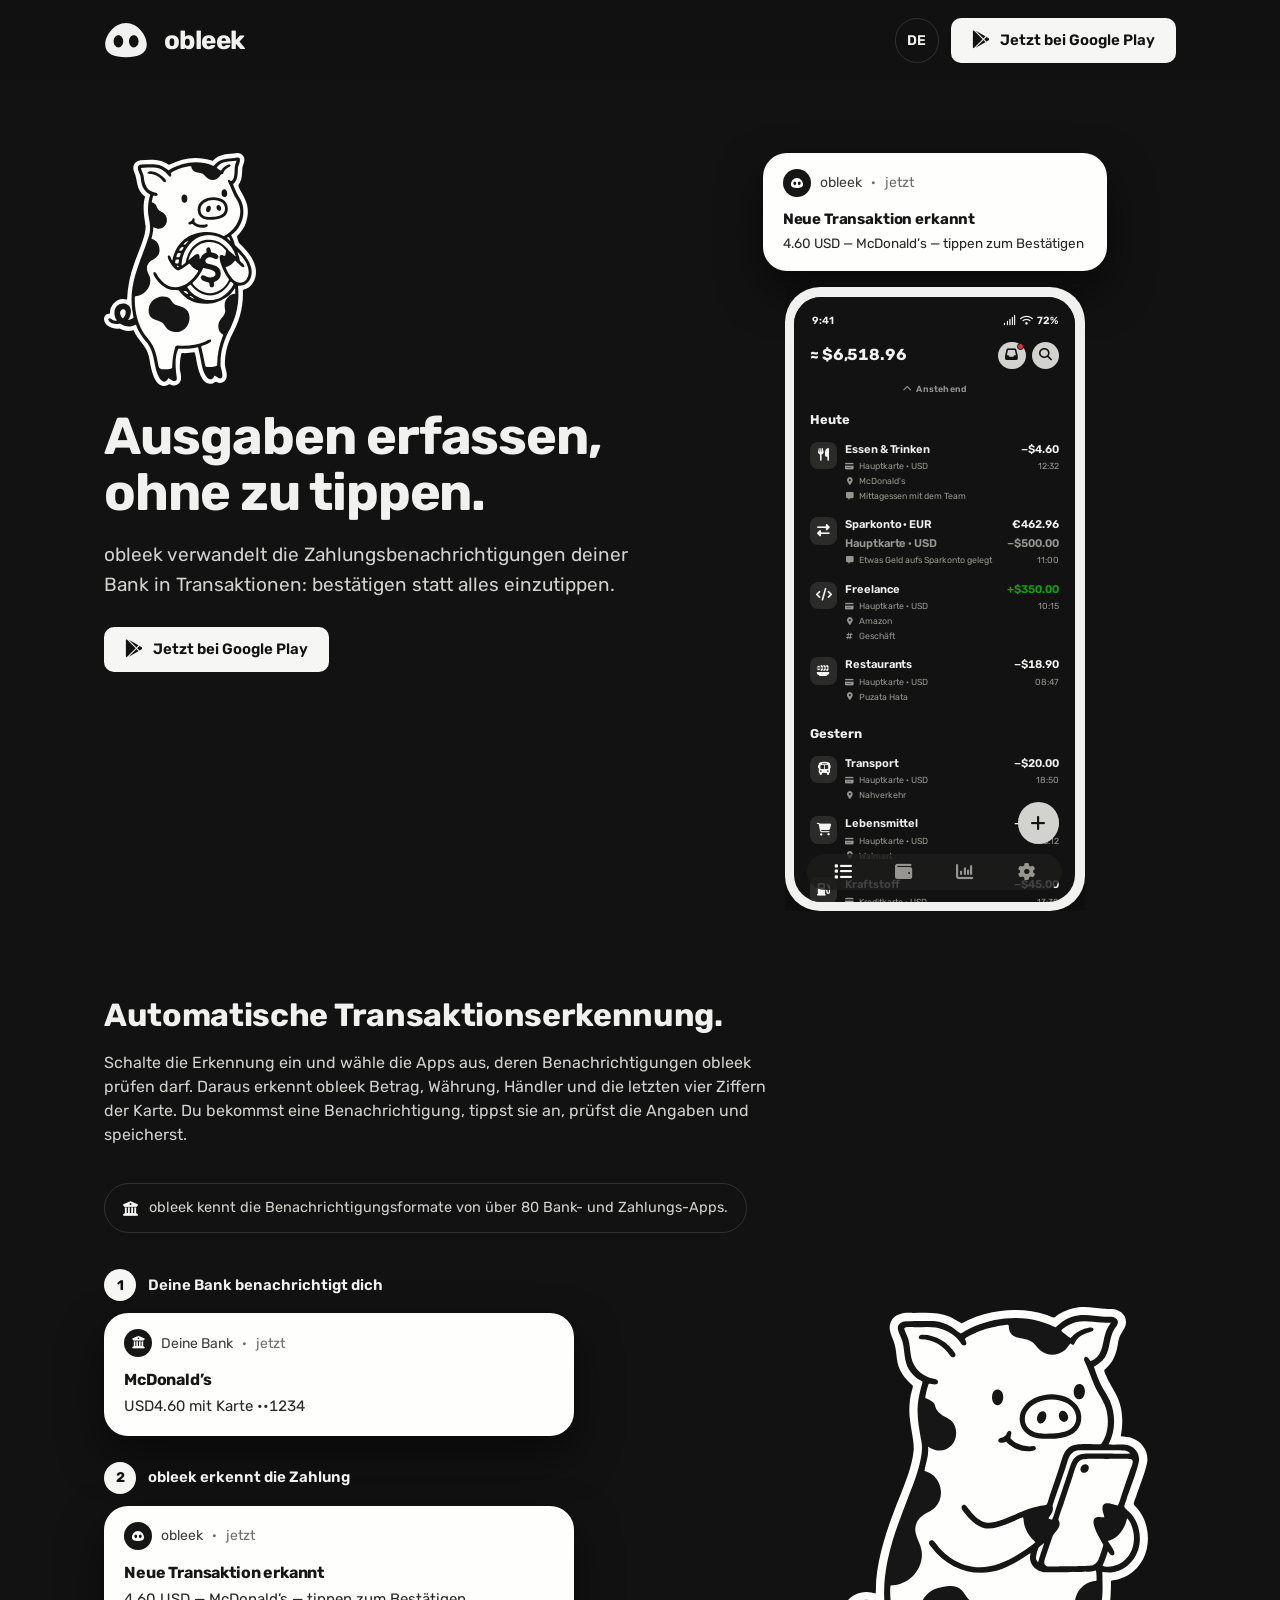
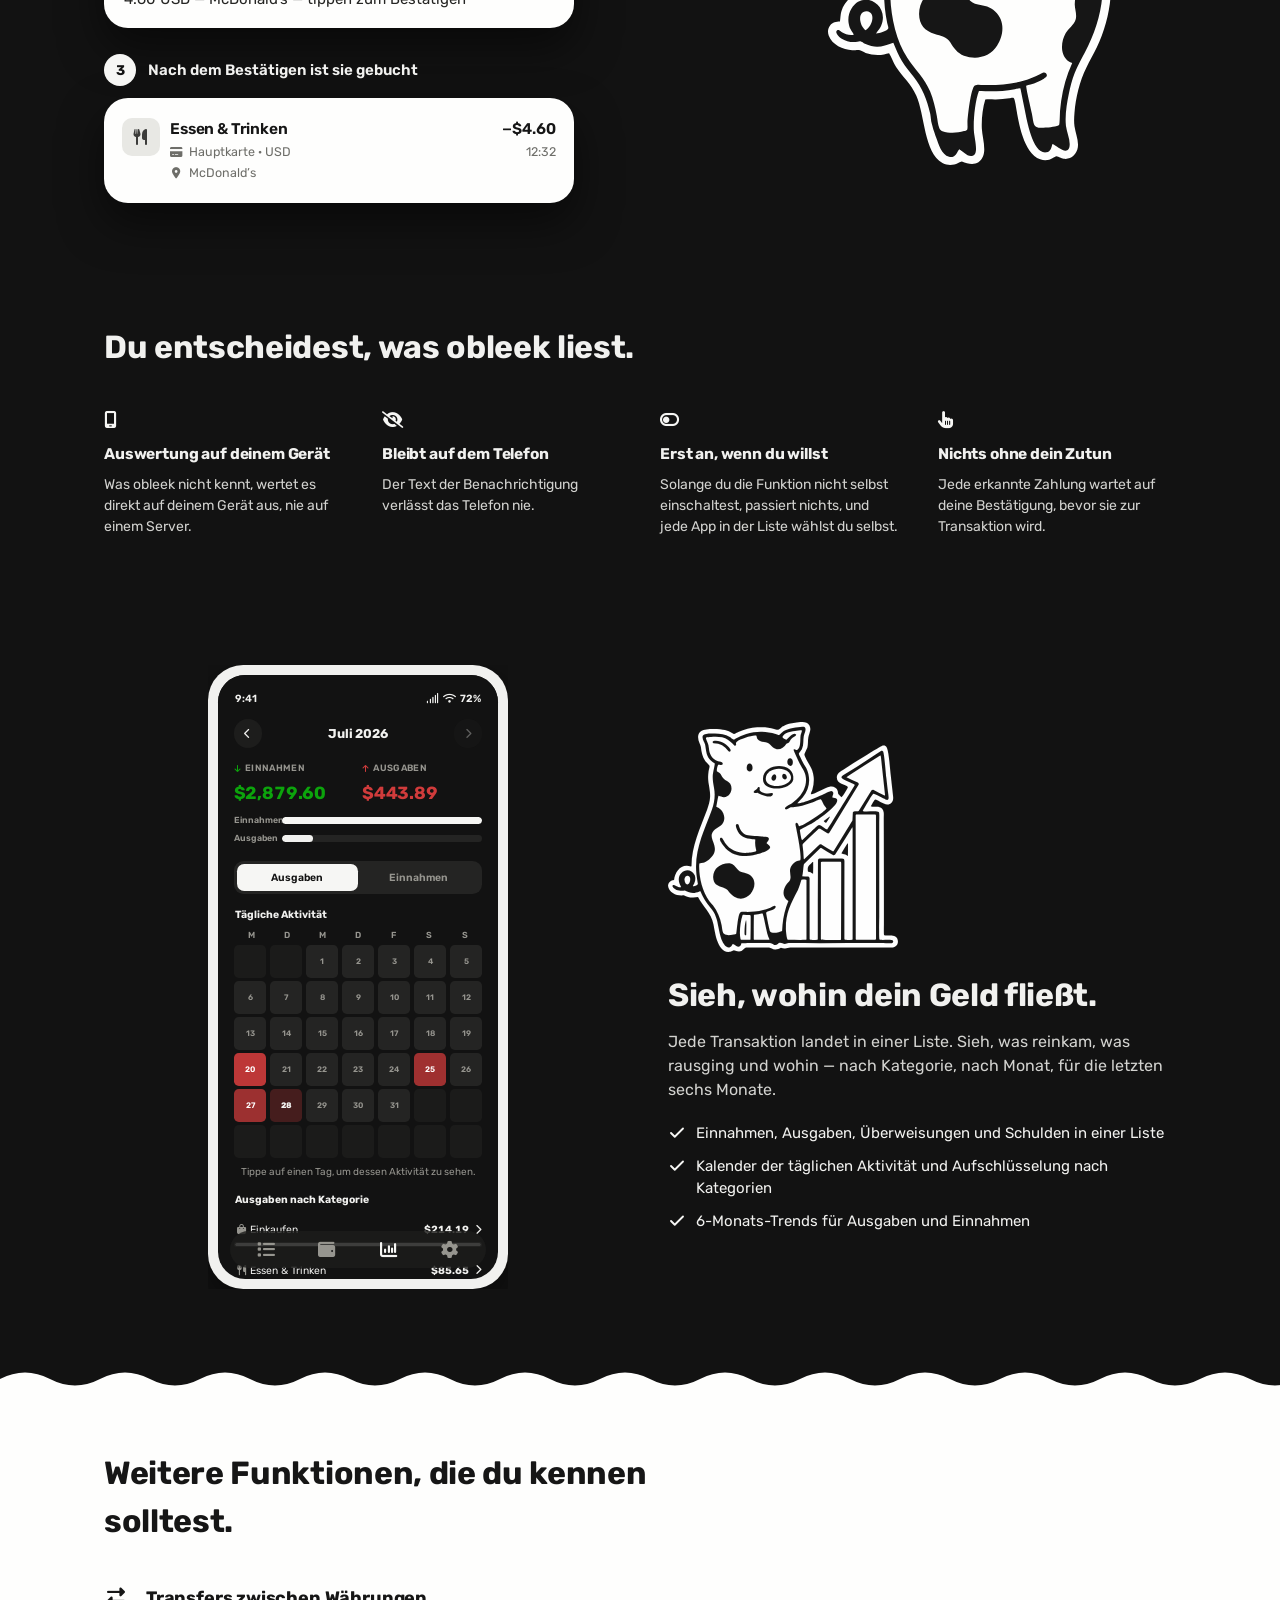
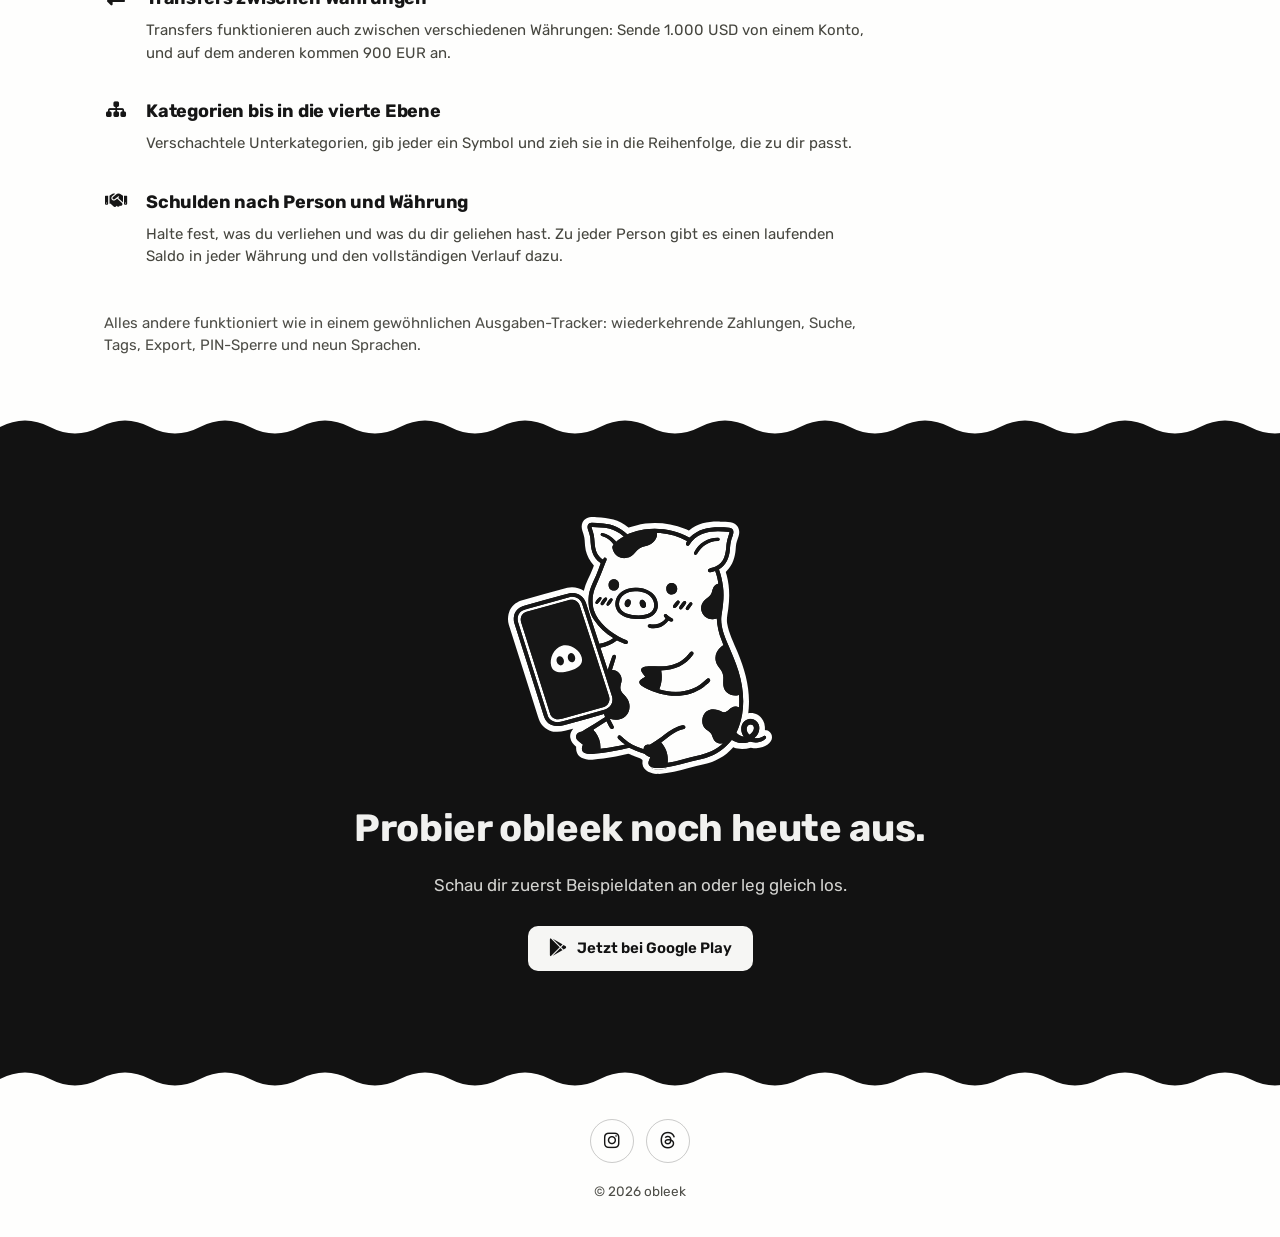
<file: de/index.html>
<!DOCTYPE html>
<html lang="de">
<head>
<meta charset="UTF-8" />
<title>obleek — Ausgaben-Tracker, der deine Zahlungen erkennt</title>
<meta name="description" content="obleek verwandelt die Zahlungsbenachrichtigungen deiner Bank in Transaktionen: bestätigen statt alles einzutippen. Ausgaben, Einnahmen, Transfers, Schulden — dein ganzes Budget in einer App." />
<meta name="viewport" content="width=device-width, initial-scale=1" />
<meta name="theme-color" content="#121212" />
<link rel="canonical" href="https://vbrazhnik.github.io/obleek/de/" />

<link rel="alternate" hreflang="en" href="https://vbrazhnik.github.io/obleek/" />
<link rel="alternate" hreflang="cs" href="https://vbrazhnik.github.io/obleek/cs/" />
<link rel="alternate" hreflang="de" href="https://vbrazhnik.github.io/obleek/de/" />
<link rel="alternate" hreflang="es" href="https://vbrazhnik.github.io/obleek/es/" />
<link rel="alternate" hreflang="fr" href="https://vbrazhnik.github.io/obleek/fr/" />
<link rel="alternate" hreflang="it" href="https://vbrazhnik.github.io/obleek/it/" />
<link rel="alternate" hreflang="pl" href="https://vbrazhnik.github.io/obleek/pl/" />
<link rel="alternate" hreflang="pt" href="https://vbrazhnik.github.io/obleek/pt/" />
<link rel="alternate" hreflang="uk" href="https://vbrazhnik.github.io/obleek/uk/" />
<link rel="alternate" hreflang="x-default" href="https://vbrazhnik.github.io/obleek/" />

<link rel="icon" type="image/svg+xml" href="../assets/img/icon-source.svg" />
<link rel="icon" type="image/png" sizes="32x32" href="../assets/img/favicon-32.png" />
<link rel="apple-touch-icon" sizes="180x180" href="../assets/img/apple-touch-icon.png" />

<link rel="preload" href="../assets/fonts/rubik.woff2" as="font" type="font/woff2" crossorigin />
<link rel="stylesheet" href="https://cdnjs.cloudflare.com/ajax/libs/font-awesome/6.5.2/css/all.min.css" />
<link rel="stylesheet" href="../assets/css/style.css" />
<link rel="stylesheet" href="../assets/css/app-mock.css" />

<meta property="og:type" content="website" />
<meta property="og:site_name" content="obleek" />
<meta property="og:title" content="obleek — Ausgaben-Tracker, der deine Zahlungen erkennt" />
<meta property="og:description" content="obleek verwandelt die Zahlungsbenachrichtigungen deiner Bank in Transaktionen: bestätigen statt alles einzutippen." />
<meta property="og:url" content="https://vbrazhnik.github.io/obleek/de/" />
<meta property="og:image" content="https://vbrazhnik.github.io/obleek/assets/img/og-image.png" />
<meta property="og:image:width" content="1200" />
<meta property="og:image:height" content="630" />
<meta property="og:locale" content="de_DE" />
<meta name="twitter:card" content="summary_large_image" />
<meta name="twitter:title" content="obleek — Ausgaben-Tracker, der deine Zahlungen erkennt" />
<meta name="twitter:description" content="Erkennt Zahlungen deiner Bank-Apps. Budget, Schulden, über 160 Währungen." />
<meta name="twitter:image" content="https://vbrazhnik.github.io/obleek/assets/img/og-image.png" />

<script type="application/ld+json">
{
  "@context": "https://schema.org",
  "@type": "SoftwareApplication",
  "name": "obleek",
  "applicationCategory": "FinanceApplication",
  "operatingSystem": "Android",
  "description": "obleek verwandelt die Zahlungsbenachrichtigungen deiner Bank in Transaktionen: bestätigen statt alles einzutippen. Ausgaben, Einnahmen, Transfers, Schulden — dein ganzes Budget in einer App. Die Liste gruppiert die Buchungen nach Tagen, und im Verlauf jedes Kontos siehst du den Saldo nach jeder einzelnen.",
  "url": "https://vbrazhnik.github.io/obleek/de/",
  "installUrl": "https://play.google.com/store/apps/details?id=com.vbrazhnik.obleek"
}
</script>
</head>
<body>
<a class="skip-link" href="#main">Zum Inhalt springen</a>

<header class="site-header">
  <div class="wrap">
    <a class="brand" href="#top">
      <span class="brand-mark" aria-hidden="true">
        <svg viewBox="0 0 512 512"><g transform="translate(256 256) scale(1.4) translate(-256 -256)" fill="currentColor"><path d="M256 114C351.545 114 429 214.792 429 293.477C429 372.161 351.545 398.941 256 398.941C160.455 398.941 83.0002 372.161 83 293.477C83 214.792 160.455 114 256 114ZM193.09 215.765C171.12 215.765 153.309 238.545 153.309 266.646C153.309 294.748 171.12 317.529 193.09 317.529C215.06 317.529 232.87 294.748 232.87 266.646C232.87 238.545 215.06 215.765 193.09 215.765ZM320.758 215.765C298.788 215.765 280.978 238.545 280.978 266.646C280.978 294.748 298.788 317.529 320.758 317.529C342.728 317.529 360.539 294.748 360.539 266.646C360.539 238.545 342.728 215.765 320.758 215.765Z"/></g></svg>
      </span>
      obleek
    </a>
    <nav class="site-nav" aria-label="Primary">
      <details class="lang-switch">
        <summary class="lang-switch-btn" aria-label="Sprache">
          <span>DE</span>
        </summary>
        <ul class="lang-switch-menu">
          <li><a href="../">English</a></li>
          <li><a href="../cs/">Čeština</a></li>
          <li><a href="../de/" aria-current="true">Deutsch</a></li>
          <li><a href="../es/">Español</a></li>
          <li><a href="../fr/">Français</a></li>
          <li><a href="../it/">Italiano</a></li>
          <li><a href="../pl/">Polski</a></li>
          <li><a href="../pt/">Português</a></li>
          <li><a href="../uk/">Українська</a></li>
        </ul>
      </details>
      <a class="btn btn-primary" href="https://play.google.com/store/apps/details?id=com.vbrazhnik.obleek&amp;hl=de-DE" rel="noopener">
        <i class="fa-brands fa-google-play" aria-hidden="true"></i>
        <span class="btn-label">Jetzt bei Google Play</span>
      </a>
    </nav>
  </div>
</header>

<main id="main">

  <section class="hero" id="top">
    <div class="wrap">
      <div class="hero-copy">
        <img class="hero-mascot" src="../assets/img/mascot-coin.svg" alt="" width="1446" height="2221" />
        <h1>Ausgaben erfassen, ohne zu tippen.</h1>
        <p class="lede">obleek verwandelt die Zahlungsbenachrichtigungen deiner Bank in Transaktionen: bestätigen statt alles einzutippen.</p>
        <div class="hero-ctas">
          <a class="btn btn-primary" href="https://play.google.com/store/apps/details?id=com.vbrazhnik.obleek&amp;hl=de-DE" rel="noopener">
            <i class="fa-brands fa-google-play" aria-hidden="true"></i>
            Jetzt bei Google Play
          </a>
        </div>
      </div>

      <div class="hero-visual">
        <div class="hero-stage">
        <div class="hero-phone">
        <div class="notif hero-notif">
          <div class="notif-head">
            <span class="notif-icon" aria-hidden="true"><svg viewBox="0 0 512 512" fill="currentColor" aria-hidden="true"><path d="M256 114C351.545 114 429 214.792 429 293.477C429 372.161 351.545 398.941 256 398.941C160.455 398.941 83.0002 372.161 83 293.477C83 214.792 160.455 114 256 114ZM193.09 215.765C171.12 215.765 153.309 238.545 153.309 266.646C153.309 294.748 171.12 317.529 193.09 317.529C215.06 317.529 232.87 294.748 232.87 266.646C232.87 238.545 215.06 215.765 193.09 215.765ZM320.758 215.765C298.788 215.765 280.978 238.545 280.978 266.646C280.978 294.748 298.788 317.529 320.758 317.529C342.728 317.529 360.539 294.748 360.539 266.646C360.539 238.545 342.728 215.765 320.758 215.765Z"/></svg></span>
            <span class="notif-app">obleek</span>
            <span class="notif-sep" aria-hidden="true">&#183;</span>
            <span class="notif-time">jetzt</span>
          </div>
          <p class="notif-title">Neue Transaktion erkannt</p>
          <p class="notif-body">4.60 USD — McDonald’s — tippen zum Bestätigen</p>
        </div>
        <div class="phone-frame">
        <div class="phone" aria-hidden="true">
          <div class="phone-inner">
            <div class="statusbar"><span>9:41</span><span><i class="fa-solid fa-signal"></i>&nbsp;&nbsp;<i class="fa-solid fa-wifi"></i>&nbsp;&nbsp;72%</span></div>
            <div class="screens">
              <section class="screen active">
                <div class="screen-head">
                  <button type="button" class="header-balance-btn tabular">≈ $6,518.96</button>
                  <div class="screen-head-actions">
                    <button class="icon-btn capture-btn" aria-hidden="true"><i class="fa-solid fa-inbox"></i><span class="capture-dot" aria-hidden="true"></span></button>
                    <button class="icon-btn" aria-hidden="true"><i class="fa-solid fa-magnifying-glass"></i></button>
                  </div>
                </div>
                <div class="future-plans-pull">
                  <span class="future-plans-label"><i class="fa-solid fa-chevron-up"></i> Anstehend</span>
                </div>
                <div class="day-label">Heute</div>
                <div class="tx-list">
                  <div class="tx-row">
                    <span class="tx-icon"><i class="fa-solid fa-utensils"></i></span>
                    <div class="tx-mid"><div class="name">Essen &amp; Trinken</div><div class="tx-detail"><i class="fa-solid fa-credit-card"></i>Hauptkarte · USD</div><div class="tx-detail"><i class="fa-solid fa-location-dot"></i>McDonald's</div><div class="tx-detail tx-note"><i class="fa-solid fa-message"></i><span>Mittagessen mit dem Team</span></div></div>
                    <div class="tx-amt-wrap"><div class="tx-amt tabular">−$4.60</div><div class="tx-time">12:32</div></div>
                  </div>
                  <div class="tx-row">
                    <span class="tx-icon"><i class="fa-solid fa-right-left"></i></span>
                    <div class="tx-mid">
                      <div class="name">Sparkonto · EUR</div>
                      <div class="name tx-from-account">Hauptkarte · USD</div>
                      <div class="tx-detail tx-note"><i class="fa-solid fa-message"></i><span>Etwas Geld aufs Sparkonto gelegt</span></div>
                    </div>
                    <div class="tx-amt-wrap">
                      <div class="tx-amt tabular">€462.96</div>
                      <div class="tx-amt tx-amt-sent tabular">−$500.00</div>
                      <div class="tx-time">11:00</div>
                    </div>
                  </div>
                  <div class="tx-row">
                    <span class="tx-icon"><i class="fa-solid fa-code"></i></span>
                    <div class="tx-mid"><div class="name">Freelance</div><div class="tx-detail"><i class="fa-solid fa-credit-card"></i>Hauptkarte · USD</div><div class="tx-detail"><i class="fa-solid fa-location-dot"></i>Amazon</div><div class="tx-detail"><i class="fa-solid fa-hashtag"></i>Geschäft</div></div>
                    <div class="tx-amt-wrap"><div class="tx-amt pos tabular">+$350.00</div><div class="tx-time">10:15</div></div>
                  </div>
                  <div class="tx-row">
                    <span class="tx-icon"><i class="fa-solid fa-plate-wheat"></i></span>
                    <div class="tx-mid"><div class="name">Restaurants</div><div class="tx-detail"><i class="fa-solid fa-credit-card"></i>Hauptkarte · USD</div><div class="tx-detail"><i class="fa-solid fa-location-dot"></i>Puzata Hata</div></div>
                    <div class="tx-amt-wrap"><div class="tx-amt tabular">−$18.90</div><div class="tx-time">08:47</div></div>
                  </div>
                </div>
                <div class="day-label">Gestern</div>
                <div class="tx-list">
                  <div class="tx-row">
                    <span class="tx-icon"><i class="fa-solid fa-bus"></i></span>
                    <div class="tx-mid"><div class="name">Transport</div><div class="tx-detail"><i class="fa-solid fa-credit-card"></i>Hauptkarte · USD</div><div class="tx-detail"><i class="fa-solid fa-location-dot"></i>Nahverkehr</div></div>
                    <div class="tx-amt-wrap"><div class="tx-amt tabular">−$20.00</div><div class="tx-time">18:50</div></div>
                  </div>
                  <div class="tx-row">
                    <span class="tx-icon"><i class="fa-solid fa-cart-shopping"></i></span>
                    <div class="tx-mid"><div class="name">Lebensmittel</div><div class="tx-detail"><i class="fa-solid fa-credit-card"></i>Hauptkarte · USD</div><div class="tx-detail"><i class="fa-solid fa-location-dot"></i>Walmart</div></div>
                    <div class="tx-amt-wrap"><div class="tx-amt tabular">−$62.15</div><div class="tx-time">16:12</div></div>
                  </div>
                  <div class="tx-row">
                    <span class="tx-icon"><i class="fa-solid fa-gas-pump"></i></span>
                    <div class="tx-mid"><div class="name">Kraftstoff</div><div class="tx-detail"><i class="fa-solid fa-credit-card"></i>Kreditkarte · USD</div><div class="tx-detail"><i class="fa-solid fa-location-dot"></i>Shell</div></div>
                    <div class="tx-amt-wrap"><div class="tx-amt tabular">−$45.00</div><div class="tx-time">13:30</div></div>
                  </div>
                  <div class="tx-row">
                    <span class="tx-icon"><i class="fa-solid fa-percent"></i></span>
                    <div class="tx-mid"><div class="name">Dividenden</div><div class="tx-detail"><i class="fa-solid fa-credit-card"></i>Sparkonto · EUR</div><div class="tx-detail"><i class="fa-solid fa-location-dot"></i>Vanguard</div></div>
                    <div class="tx-amt-wrap"><div class="tx-amt pos tabular">+€120.00</div><div class="tx-time">09:00</div></div>
                  </div>
                </div>
              </section>
            </div>
            <nav class="tabbar">
              <button class="tab active"><i class="fa-solid fa-list"></i><span>Transaktionen</span></button>
              <button class="tab"><i class="fa-solid fa-wallet"></i><span>Konten</span></button>
              <button class="tab"><i class="fa-solid fa-chart-column"></i><span>Analysen</span></button>
              <button class="tab"><i class="fa-solid fa-gear"></i><span>Einstellungen</span></button>
            </nav>
            <button class="fab" aria-hidden="true"><i class="fa-solid fa-plus"></i></button>
          </div>
        </div>
        </div>
        </div>
        </div>
      </div>
    </div>
  </section>

  <section class="flow" id="detection">
    <div class="wrap">
      <div class="section-head">
        <h2>Automatische Transaktionserkennung.</h2>
        <p>Schalte die Erkennung ein und wähle die Apps aus, deren Benachrichtigungen obleek prüfen darf. Daraus erkennt obleek Betrag, Währung, Händler und die letzten vier Ziffern der Karte. Du bekommst eine Benachrichtigung, tippst sie an, prüfst die Angaben und speicherst.</p>
      </div>
      <p class="flow-note"><i class="fa-solid fa-building-columns" aria-hidden="true"></i>obleek kennt die Benachrichtigungsformate von über 80 Bank- und Zahlungs-Apps.</p>

      <div class="flow-grid">
        <ol class="flow-steps">
          <li class="flow-step">
            <div class="flow-step-head">
              <span class="flow-step-num" aria-hidden="true">1</span>
              <span class="flow-step-label">Deine Bank benachrichtigt dich</span>
            </div>
            <div class="notif">
              <div class="notif-head">
                <span class="notif-icon" aria-hidden="true"><i class="fa-solid fa-building-columns"></i></span>
                <span class="notif-app">Deine Bank</span>
                <span class="notif-sep" aria-hidden="true">&#183;</span>
                <span class="notif-time">jetzt</span>
              </div>
              <p class="notif-title">McDonald’s</p>
              <p class="notif-body tabular">USD4.60 mit Karte ••1234</p>
            </div>
          </li>

          <li class="flow-step">
            <div class="flow-step-head">
              <span class="flow-step-num" aria-hidden="true">2</span>
              <span class="flow-step-label">obleek erkennt die Zahlung</span>
            </div>
            <div class="notif">
              <div class="notif-head">
                <span class="notif-icon" aria-hidden="true"><svg viewBox="0 0 512 512" fill="currentColor" aria-hidden="true"><path d="M256 114C351.545 114 429 214.792 429 293.477C429 372.161 351.545 398.941 256 398.941C160.455 398.941 83.0002 372.161 83 293.477C83 214.792 160.455 114 256 114ZM193.09 215.765C171.12 215.765 153.309 238.545 153.309 266.646C153.309 294.748 171.12 317.529 193.09 317.529C215.06 317.529 232.87 294.748 232.87 266.646C232.87 238.545 215.06 215.765 193.09 215.765ZM320.758 215.765C298.788 215.765 280.978 238.545 280.978 266.646C280.978 294.748 298.788 317.529 320.758 317.529C342.728 317.529 360.539 294.748 360.539 266.646C360.539 238.545 342.728 215.765 320.758 215.765Z"/></svg></span>
                <span class="notif-app">obleek</span>
                <span class="notif-sep" aria-hidden="true">&#183;</span>
                <span class="notif-time">jetzt</span>
              </div>
              <p class="notif-title">Neue Transaktion erkannt</p>
              <p class="notif-body">4.60 USD — McDonald’s — tippen zum Bestätigen</p>
            </div>
          </li>

          <li class="flow-step">
            <div class="flow-step-head">
              <span class="flow-step-num" aria-hidden="true">3</span>
              <span class="flow-step-label">Nach dem Bestätigen ist sie gebucht</span>
            </div>
            <div class="tx-card">
              <div class="tx-row">
                <span class="tx-icon" aria-hidden="true"><i class="fa-solid fa-utensils"></i></span>
                <div class="tx-mid">
                  <div class="name">Essen &amp; Trinken</div>
                  <div class="tx-detail"><i class="fa-solid fa-credit-card" aria-hidden="true"></i>Hauptkarte &#183; USD</div>
                  <div class="tx-detail"><i class="fa-solid fa-location-dot" aria-hidden="true"></i>McDonald’s</div>
                </div>
                <div class="tx-amt-wrap"><div class="tx-amt tabular">&minus;$4.60</div><div class="tx-time">12:32</div></div>
              </div>
            </div>
          </li>
        </ol>

        <div class="flow-mascot">
          <img src="../assets/img/mascot-phone.svg" alt="" width="1495" height="2139" loading="lazy" />
        </div>
      </div>
    </div>
  </section>

  <section class="trust">
    <div class="wrap">
      <div class="section-head">
        <h2>Du entscheidest, was obleek liest.</h2>
      </div>
      <div class="trust-grid">
        <div class="trust-card">
          <div class="trust-card-icon"><i class="fa-solid fa-mobile-screen" aria-hidden="true"></i></div>
          <h3>Auswertung auf deinem Gerät</h3>
          <p>Was obleek nicht kennt, wertet es direkt auf deinem Gerät aus, nie auf einem Server.</p>
        </div>
        <div class="trust-card">
          <div class="trust-card-icon"><i class="fa-solid fa-eye-slash" aria-hidden="true"></i></div>
          <h3>Bleibt auf dem Telefon</h3>
          <p>Der Text der Benachrichtigung verlässt das Telefon nie.</p>
        </div>
        <div class="trust-card">
          <div class="trust-card-icon"><i class="fa-solid fa-toggle-off" aria-hidden="true"></i></div>
          <h3>Erst an, wenn du willst</h3>
          <p>Solange du die Funktion nicht selbst einschaltest, passiert nichts, und jede App in der Liste wählst du selbst.</p>
        </div>
        <div class="trust-card">
          <div class="trust-card-icon"><i class="fa-solid fa-hand-pointer" aria-hidden="true"></i></div>
          <h3>Nichts ohne dein Zutun</h3>
          <p>Jede erkannte Zahlung wartet auf deine Bestätigung, bevor sie zur Transaktion wird.</p>
        </div>
      </div>
    </div>
  </section>

  <div id="features">

  <section class="feature reverse">
    <div class="wrap">
      <div class="feature-copy">
        <img class="feature-mascot" src="../assets/img/mascot-chart.svg" alt="" width="2166" height="2166" loading="lazy" />
        <h2>Sieh, wohin dein Geld fließt.</h2>
        <p>Jede Transaktion landet in einer Liste. Sieh, was reinkam, was rausging und wohin — nach Kategorie, nach Monat, für die letzten sechs Monate.</p>
        <ul class="feature-list">
          <li><svg viewBox="0 0 24 24" fill="none" stroke="currentColor" stroke-width="2.5" stroke-linecap="round" stroke-linejoin="round"><path d="M20 6L9 17l-5-5"/></svg>Einnahmen, Ausgaben, Überweisungen und Schulden in einer Liste</li>
          <li><svg viewBox="0 0 24 24" fill="none" stroke="currentColor" stroke-width="2.5" stroke-linecap="round" stroke-linejoin="round"><path d="M20 6L9 17l-5-5"/></svg>Kalender der täglichen Aktivität und Aufschlüsselung nach Kategorien</li>
          <li><svg viewBox="0 0 24 24" fill="none" stroke="currentColor" stroke-width="2.5" stroke-linecap="round" stroke-linejoin="round"><path d="M20 6L9 17l-5-5"/></svg>6-Monats-Trends für Ausgaben und Einnahmen</li>
        </ul>
      </div>
      <div class="feature-visual">
        <div class="phone-frame">
        <div class="phone" aria-hidden="true">
          <div class="phone-inner">
            <div class="statusbar"><span>9:41</span><span><i class="fa-solid fa-signal"></i>&nbsp;&nbsp;<i class="fa-solid fa-wifi"></i>&nbsp;&nbsp;72%</span></div>
            <div class="screens">
              <section class="screen active">
            <div class="screen-head">
              <div class="month-nav">
                <button type="button" class="month-nav-btn" data-dash-month-prev="" aria-label="Vorheriger Monat">
                  <i class="fa-solid fa-chevron-left"></i>
                </button>
                <span class="month-label" data-dash-month-pill="">Juli 2026</span>
                <button type="button" class="month-nav-btn" data-dash-month-next="" aria-label="Nächster Monat" disabled="">
                  <i class="fa-solid fa-chevron-right"></i>
                </button>
              </div>
            </div>

            <div class="stat-row">
              <div class="stat-tile income">
                <div class="k"><i class="fa-solid fa-arrow-down"></i>Einnahmen</div>
                <div class="v tabular" data-dash-income="">$2,879.60</div>
              </div>
              <div class="stat-tile expense">
                <div class="k"><i class="fa-solid fa-arrow-up"></i>Ausgaben</div>
                <div class="v tabular" data-dash-expense="">$443.89</div>
              </div>
            </div>

            <div class="io-compare">
              <div class="io-bar-row">
                <span class="io-bar-label">Einnahmen</span>
                <div class="io-bar-track"><span class="io-bar income" data-dash-io-income-bar="" style="width: 100%;"></span></div>
              </div>
              <div class="io-bar-row">
                <span class="io-bar-label">Ausgaben</span>
                <div class="io-bar-track"><span class="io-bar" data-dash-io-expense-bar="" style="width: 15.415%;"></span></div>
              </div>
            </div>

            <div class="segmented" data-dash-kind-toggle="">
              <button type="button" data-dash-kind="expense" class="active">Ausgaben</button>
              <button type="button" data-dash-kind="income">Einnahmen</button>
            </div>

            <div class="section-title">Tägliche Aktivität</div>

            

            <div data-kind-section="expense">
              <div class="cal-weekdays"><span>M</span><span>D</span><span>M</span><span>D</span><span>F</span><span>S</span><span>S</span></div>
              <div class="heat-grid" data-dash-heat-grid-expense=""><span class="heat-day-blank" aria-hidden="true"></span><span class="heat-day-blank" aria-hidden="true"></span><button type="button" class="heat-day" data-heat-date="2026-07-01" style="background:var(--surface-2)"><span class="heat-day-num" style="color:var(--muted);font-weight:600">1</span></button><button type="button" class="heat-day" data-heat-date="2026-07-02" style="background:var(--surface-2)"><span class="heat-day-num" style="color:var(--muted);font-weight:600">2</span></button><button type="button" class="heat-day" data-heat-date="2026-07-03" style="background:var(--surface-2)"><span class="heat-day-num" style="color:var(--muted);font-weight:600">3</span></button><button type="button" class="heat-day" data-heat-date="2026-07-04" style="background:var(--surface-2)"><span class="heat-day-num" style="color:var(--muted);font-weight:600">4</span></button><button type="button" class="heat-day" data-heat-date="2026-07-05" style="background:var(--surface-2)"><span class="heat-day-num" style="color:var(--muted);font-weight:600">5</span></button><button type="button" class="heat-day" data-heat-date="2026-07-06" style="background:var(--surface-2)"><span class="heat-day-num" style="color:var(--muted);font-weight:600">6</span></button><button type="button" class="heat-day" data-heat-date="2026-07-07" style="background:var(--surface-2)"><span class="heat-day-num" style="color:var(--muted);font-weight:600">7</span></button><button type="button" class="heat-day" data-heat-date="2026-07-08" style="background:var(--surface-2)"><span class="heat-day-num" style="color:var(--muted);font-weight:600">8</span></button><button type="button" class="heat-day" data-heat-date="2026-07-09" style="background:var(--surface-2)"><span class="heat-day-num" style="color:var(--muted);font-weight:600">9</span></button><button type="button" class="heat-day" data-heat-date="2026-07-10" style="background:var(--surface-2)"><span class="heat-day-num" style="color:var(--muted);font-weight:600">10</span></button><button type="button" class="heat-day" data-heat-date="2026-07-11" style="background:var(--surface-2)"><span class="heat-day-num" style="color:var(--muted);font-weight:600">11</span></button><button type="button" class="heat-day" data-heat-date="2026-07-12" style="background:var(--surface-2)"><span class="heat-day-num" style="color:var(--muted);font-weight:600">12</span></button><button type="button" class="heat-day" data-heat-date="2026-07-13" style="background:var(--surface-2)"><span class="heat-day-num" style="color:var(--muted);font-weight:600">13</span></button><button type="button" class="heat-day" data-heat-date="2026-07-14" style="background:var(--surface-2)"><span class="heat-day-num" style="color:var(--muted);font-weight:600">14</span></button><button type="button" class="heat-day" data-heat-date="2026-07-15" style="background:var(--surface-2)"><span class="heat-day-num" style="color:var(--muted);font-weight:600">15</span></button><button type="button" class="heat-day" data-heat-date="2026-07-16" style="background:var(--surface-2)"><span class="heat-day-num" style="color:var(--muted);font-weight:600">16</span></button><button type="button" class="heat-day" data-heat-date="2026-07-17" style="background:var(--surface-2)"><span class="heat-day-num" style="color:var(--muted);font-weight:600">17</span></button><button type="button" class="heat-day" data-heat-date="2026-07-18" style="background:var(--surface-2)"><span class="heat-day-num" style="color:var(--muted);font-weight:600">18</span></button><button type="button" class="heat-day" data-heat-date="2026-07-19" style="background:var(--surface-2)"><span class="heat-day-num" style="color:var(--muted);font-weight:600">19</span></button><button type="button" class="heat-day" data-heat-date="2026-07-20" style="background:rgba(208,59,59,0.90)"><span class="heat-day-num" style="color:#fff;font-weight:600">20</span></button><button type="button" class="heat-day" data-heat-date="2026-07-21" style="background:var(--surface-2)"><span class="heat-day-num" style="color:var(--muted);font-weight:600">21</span></button><button type="button" class="heat-day" data-heat-date="2026-07-22" style="background:var(--surface-2)"><span class="heat-day-num" style="color:var(--muted);font-weight:600">22</span></button><button type="button" class="heat-day" data-heat-date="2026-07-23" style="background:var(--surface-2)"><span class="heat-day-num" style="color:var(--muted);font-weight:600">23</span></button><button type="button" class="heat-day" data-heat-date="2026-07-24" style="background:var(--surface-2)"><span class="heat-day-num" style="color:var(--muted);font-weight:600">24</span></button><button type="button" class="heat-day" data-heat-date="2026-07-25" style="background:rgba(208,59,59,0.74)"><span class="heat-day-num" style="color:#fff;font-weight:600">25</span></button><button type="button" class="heat-day" data-heat-date="2026-07-26" style="background:var(--surface-2)"><span class="heat-day-num" style="color:var(--muted);font-weight:600">26</span></button><button type="button" class="heat-day" data-heat-date="2026-07-27" style="background:rgba(208,59,59,0.73)"><span class="heat-day-num" style="color:#fff;font-weight:600">27</span></button><button type="button" class="heat-day today" data-heat-date="2026-07-28" style="background:rgba(208,59,59,0.27)"><span class="heat-day-num" style="color:var(--ink);font-weight:800">28</span></button><button type="button" class="heat-day" data-heat-date="2026-07-29" style="background:var(--surface-2)"><span class="heat-day-num" style="color:var(--muted);font-weight:600">29</span></button><button type="button" class="heat-day" data-heat-date="2026-07-30" style="background:var(--surface-2)"><span class="heat-day-num" style="color:var(--muted);font-weight:600">30</span></button><button type="button" class="heat-day" data-heat-date="2026-07-31" style="background:var(--surface-2)"><span class="heat-day-num" style="color:var(--muted);font-weight:600">31</span></button><span class="heat-day-blank" aria-hidden="true"></span><span class="heat-day-blank" aria-hidden="true"></span><span class="heat-day-blank" aria-hidden="true"></span><span class="heat-day-blank" aria-hidden="true"></span><span class="heat-day-blank" aria-hidden="true"></span><span class="heat-day-blank" aria-hidden="true"></span><span class="heat-day-blank" aria-hidden="true"></span><span class="heat-day-blank" aria-hidden="true"></span><span class="heat-day-blank" aria-hidden="true"></span></div>
            </div>

            <div class="heat-detail" data-dash-heat-detail=""><p class="heat-detail-empty">Tippe auf einen Tag, um dessen Aktivität zu sehen.</p></div>

            <div data-kind-section="expense">
              <div class="section-title">Ausgaben nach Kategorie</div>
              <div data-dash-category-list=""><div class="cat-row drillable" data-cat-drill="Shopping"><div class="cat-head"><span class="name"><span class="cat-icon"><i class="fa-solid fa-bag-shopping"></i></span>Einkaufen</span><span class="cat-right"><span class="nums tabular"><b>$214.19</b></span><i class="fa-solid fa-chevron-right"></i></span></div><div class="cat-track"><span style="width:100%"></span></div></div><div class="cat-row drillable" data-cat-drill="Food &amp; drink"><div class="cat-head"><span class="name"><span class="cat-icon"><i class="fa-solid fa-utensils"></i></span>Essen &amp; Trinken</span><span class="cat-right"><span class="nums tabular"><b>$85.65</b></span><i class="fa-solid fa-chevron-right"></i></span></div><div class="cat-track"><span style="width:39.9878612446893%"></span></div></div><div class="cat-row drillable" data-cat-drill="Transport"><div class="cat-head"><span class="name"><span class="cat-icon"><i class="fa-solid fa-bus"></i></span>Transport</span><span class="cat-right"><span class="nums tabular"><b>$67.75</b></span><i class="fa-solid fa-chevron-right"></i></span></div><div class="cat-track"><span style="width:31.63079508847285%"></span></div></div><div class="cat-row drillable" data-cat-drill="Housing"><div class="cat-head"><span class="name"><span class="cat-icon"><i class="fa-solid fa-house"></i></span>Wohnen</span><span class="cat-right"><span class="nums tabular"><b>$41.30</b></span><i class="fa-solid fa-chevron-right"></i></span></div><div class="cat-track"><span style="width:19.281945935851347%"></span></div></div><div class="cat-row"><div class="cat-head"><span class="name"><span class="cat-icon"><i class="fa-solid fa-gift"></i></span>Geschenke</span><span class="cat-right"><span class="nums tabular"><b>$35.00</b></span></span></div><div class="cat-track"><span style="width:16.340632149026565%"></span></div></div><div class="cat-row drillable" data-cat-drill="Health"><div class="cat-head"><span class="name"><span class="cat-icon"><i class="fa-solid fa-heart-pulse"></i></span>Gesundheit</span><span class="cat-right"><span class="nums tabular"><b>$0.00</b></span><i class="fa-solid fa-chevron-right"></i></span></div><div class="cat-track"><span style="width:0%"></span></div></div><div class="cat-row"><div class="cat-head"><span class="name"><span class="cat-icon"><i class="fa-solid fa-shield"></i></span>Versicherung</span><span class="cat-right"><span class="nums tabular"><b>$0.00</b></span></span></div><div class="cat-track"><span style="width:0%"></span></div></div><div class="cat-row drillable" data-cat-drill="Entertainment"><div class="cat-head"><span class="name"><span class="cat-icon"><i class="fa-solid fa-film"></i></span>Unterhaltung</span><span class="cat-right"><span class="nums tabular"><b>$0.00</b></span><i class="fa-solid fa-chevron-right"></i></span></div><div class="cat-track"><span style="width:0%"></span></div></div><div class="cat-row"><div class="cat-head"><span class="name"><span class="cat-icon"><i class="fa-solid fa-spa"></i></span>Körperpflege</span><span class="cat-right"><span class="nums tabular"><b>$0.00</b></span></span></div><div class="cat-track"><span style="width:0%"></span></div></div><div class="cat-row"><div class="cat-head"><span class="name"><span class="cat-icon"><i class="fa-solid fa-graduation-cap"></i></span>Bildung</span><span class="cat-right"><span class="nums tabular"><b>$0.00</b></span></span></div><div class="cat-track"><span style="width:0%"></span></div></div><div class="cat-row"><div class="cat-head"><span class="name"><span class="cat-icon"><i class="fa-solid fa-suitcase-rolling"></i></span>Reisen</span><span class="cat-right"><span class="nums tabular"><b>$0.00</b></span></span></div><div class="cat-track"><span style="width:0%"></span></div></div><div class="cat-row drillable" data-cat-drill="Family"><div class="cat-head"><span class="name"><span class="cat-icon"><i class="fa-solid fa-users"></i></span>Familie</span><span class="cat-right"><span class="nums tabular"><b>$0.00</b></span><i class="fa-solid fa-chevron-right"></i></span></div><div class="cat-track"><span style="width:0%"></span></div></div><div class="cat-row"><div class="cat-head"><span class="name"><span class="cat-icon"><i class="fa-solid fa-paw"></i></span>Haustiere</span><span class="cat-right"><span class="nums tabular"><b>$0.00</b></span></span></div><div class="cat-track"><span style="width:0%"></span></div></div><div class="cat-row"><div class="cat-head"><span class="name"><span class="cat-icon"><i class="fa-solid fa-heart"></i></span>Spenden</span><span class="cat-right"><span class="nums tabular"><b>$0.00</b></span></span></div><div class="cat-track"><span style="width:0%"></span></div></div><div class="cat-row"><div class="cat-head"><span class="name"><span class="cat-icon"><i class="fa-solid fa-tag"></i></span>Sonstiges</span><span class="cat-right"><span class="nums tabular"><b>$0.00</b></span></span></div><div class="cat-track"><span style="width:0%"></span></div></div></div>
            </div>

            

            

            <div data-kind-section="expense">
              <div class="section-title">Ausgaben, letzte 6 Monate</div>
              <div class="trend" data-dash-trend=""><div class="bar"><div class="col" style="height:40px"></div><span class="m">Feb</span></div><div class="bar"><div class="col" style="height:51px"></div><span class="m">Mär</span></div><div class="bar"><div class="col" style="height:32px"></div><span class="m">Apr</span></div><div class="bar"><div class="col" style="height:58px"></div><span class="m">Mai</span></div><div class="bar"><div class="col" style="height:44px"></div><span class="m">Jun</span></div><div class="bar now"><div class="col" style="height:20px"></div><span class="m">Jul</span></div></div>
            </div>
          
              </section>
            </div>
            <nav class="tabbar">
              <button class="tab"><i class="fa-solid fa-list"></i><span>Transaktionen</span></button>
              <button class="tab"><i class="fa-solid fa-wallet"></i><span>Konten</span></button>
              <button class="tab active"><i class="fa-solid fa-chart-column"></i><span>Analysen</span></button>
              <button class="tab"><i class="fa-solid fa-gear"></i><span>Einstellungen</span></button>
            </nav>
          </div>
        </div>
        </div>
      </div>
    </div>
  </section>



  </div>

  <section class="highlights">
    <svg class="band-wave" width="100%" height="30" aria-hidden="true" preserveAspectRatio="none">
      <pattern id="band-scallop-light" width="100" height="30" patternUnits="userSpaceOnUse">
        <path d="M 0,15 q 25,-13 50,0 q 25,13 50,0 L 100,30 L 0,30 Z" />
      </pattern>
      <rect width="100%" height="30" fill="url(#band-scallop-light)" />
    </svg>
    <div class="wrap">
      <div class="section-head">
        <h2>Weitere Funktionen, die du kennen solltest.</h2>
      </div>
      <ul class="unique-list">
        <li class="unique-item">
          <span class="unique-icon" aria-hidden="true"><i class="fa-solid fa-right-left"></i></span>
          <div>
            <h3>Transfers zwischen Währungen</h3>
            <p>Transfers funktionieren auch zwischen verschiedenen Währungen: Sende 1.000 USD von einem Konto, und auf dem anderen kommen 900 EUR an.</p>
          </div>
        </li>
        <li class="unique-item">
          <span class="unique-icon" aria-hidden="true"><i class="fa-solid fa-sitemap"></i></span>
          <div>
            <h3>Kategorien bis in die vierte Ebene</h3>
            <p>Verschachtele Unterkategorien, gib jeder ein Symbol und zieh sie in die Reihenfolge, die zu dir passt.</p>
          </div>
        </li>
        <li class="unique-item">
          <span class="unique-icon" aria-hidden="true"><i class="fa-solid fa-handshake"></i></span>
          <div>
            <h3>Schulden nach Person und Währung</h3>
            <p>Halte fest, was du verliehen und was du dir geliehen hast. Zu jeder Person gibt es einen laufenden Saldo in jeder Währung und den vollständigen Verlauf dazu.</p>
          </div>
        </li>
      </ul>
      <p class="unique-rest">Alles andere funktioniert wie in einem gewöhnlichen Ausgaben-Tracker: wiederkehrende Zahlungen, Suche, Tags, Export, PIN-Sperre und neun Sprachen.</p>
    </div>
  </section>

  <section class="final-cta">
    <svg class="band-wave" width="100%" height="30" aria-hidden="true" preserveAspectRatio="none">
      <pattern id="band-scallop-dark" width="100" height="30" patternUnits="userSpaceOnUse">
        <path d="M 0,15 q 25,-13 50,0 q 25,13 50,0 L 100,30 L 0,30 Z" />
      </pattern>
      <rect width="100%" height="30" fill="url(#band-scallop-dark)" />
    </svg>
    <div class="wrap">
      <img class="cta-mascot" src="../assets/img/mascot-app.svg" alt="" width="1883" height="1834" loading="lazy" />
      <h2>Probier obleek noch heute aus.</h2>
      <p>Schau dir zuerst Beispieldaten an oder leg gleich los.</p>
      <div class="hero-ctas">
        <a class="btn btn-primary" href="https://play.google.com/store/apps/details?id=com.vbrazhnik.obleek&amp;hl=de-DE" rel="noopener">
          <i class="fa-brands fa-google-play" aria-hidden="true"></i>
          Jetzt bei Google Play
        </a>
      </div>
    </div>
  </section>

</main>

<footer class="site-footer">
  <svg class="band-wave" width="100%" height="30" aria-hidden="true" preserveAspectRatio="none">
    <pattern id="band-scallop-foot" width="100" height="30" patternUnits="userSpaceOnUse">
      <path d="M 0,15 q 25,-13 50,0 q 25,13 50,0 L 100,30 L 0,30 Z" />
    </pattern>
    <rect width="100%" height="30" fill="url(#band-scallop-foot)" />
  </svg>
  <div class="wrap">
    <ul class="social-links">
      <li><a href="https://www.instagram.com/obleek.app/" rel="me noopener" aria-label="Instagram"><i class="fa-brands fa-instagram" aria-hidden="true"></i></a></li>
      <li><a href="https://www.threads.com/@obleek.app" rel="me noopener" aria-label="Threads"><i class="fa-brands fa-threads" aria-hidden="true"></i></a></li>
    </ul>
    <p>© 2026 obleek</p>
  </div>
</footer>

<script>
  (function () {
    var PHONE_WIDTH = 375;
    function scalePhones() {
      document.querySelectorAll(".phone-frame").forEach(function (frame) {
        var phone = frame.querySelector(".phone");
        if (!phone) return;
        phone.style.zoom = frame.clientWidth / PHONE_WIDTH;
      });
    }
    scalePhones();
    window.addEventListener("resize", scalePhones);
  })();

  (function () {
    var langSwitch = document.querySelector(".lang-switch");
    if (!langSwitch) return;
    document.addEventListener("click", function (event) {
      if (langSwitch.open && !langSwitch.contains(event.target)) {
        langSwitch.open = false;
      }
    });
  })();
</script>
</body>
</html>
</file>
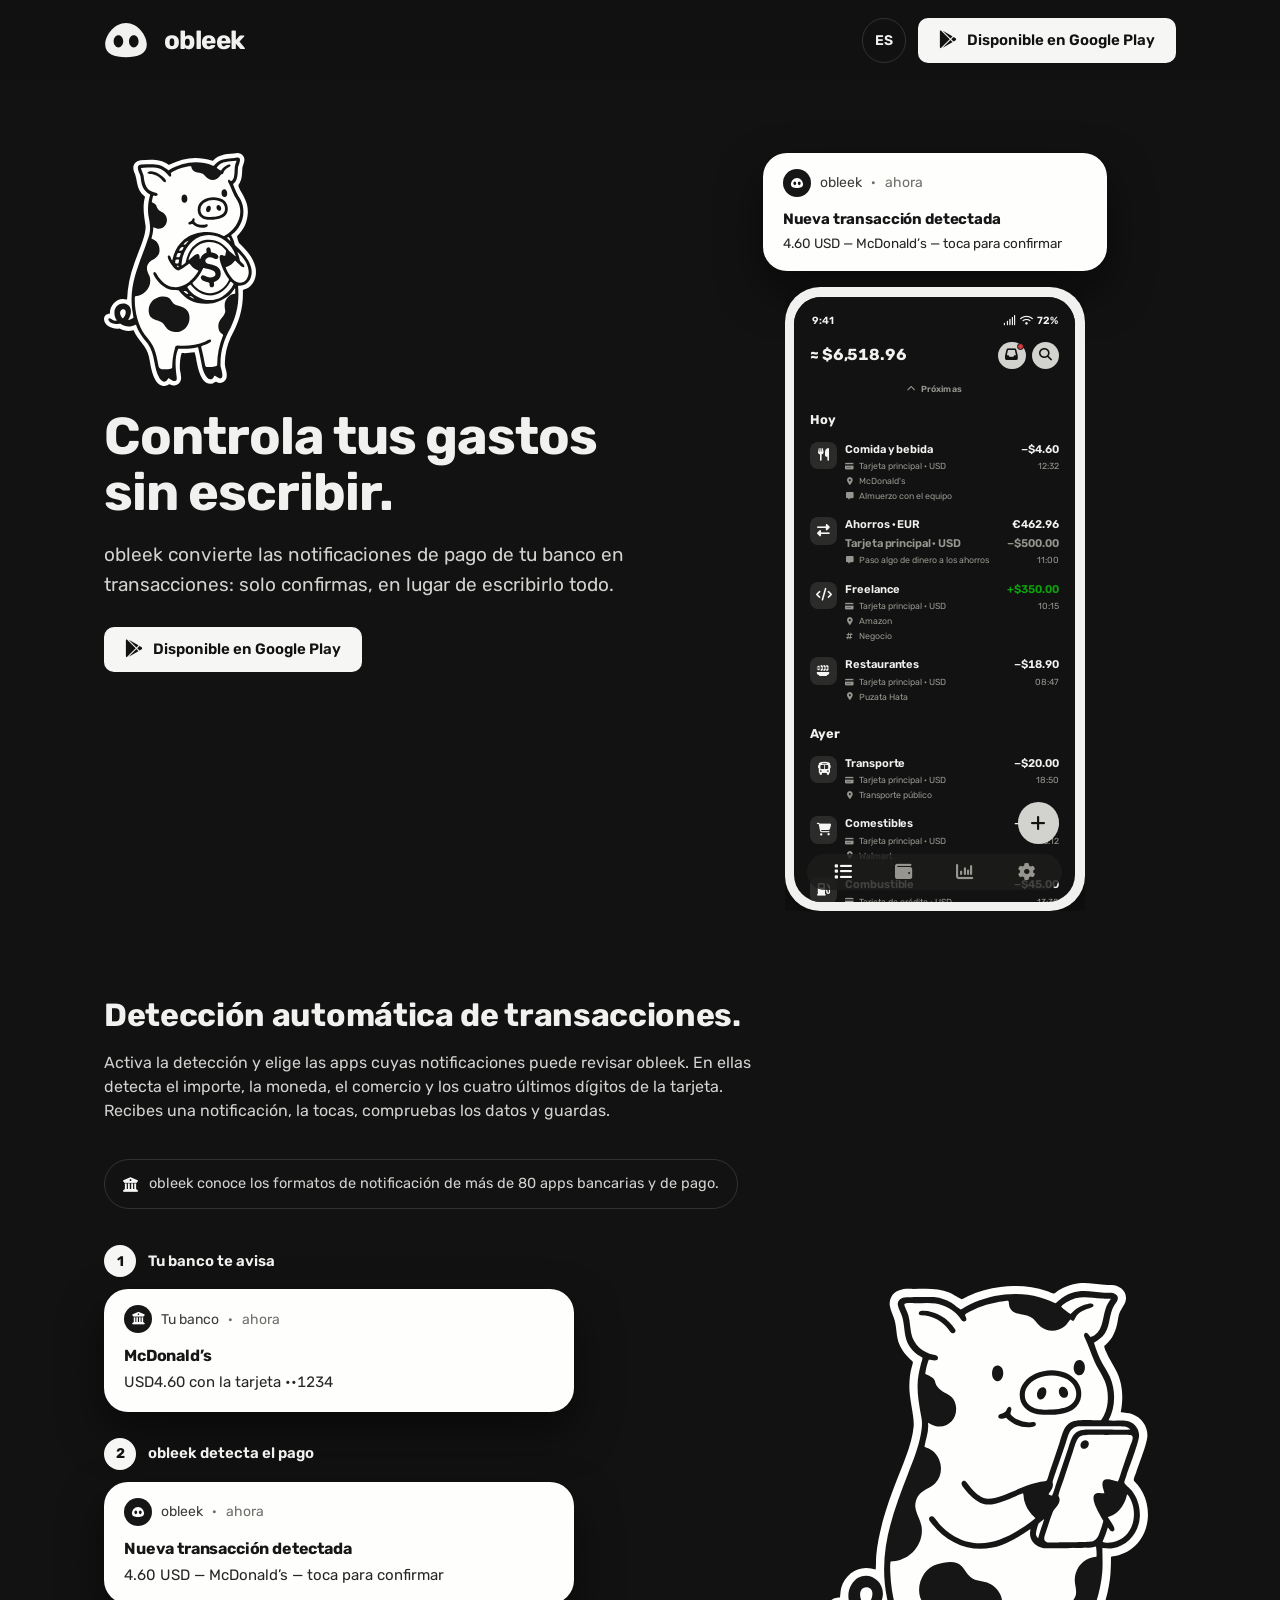
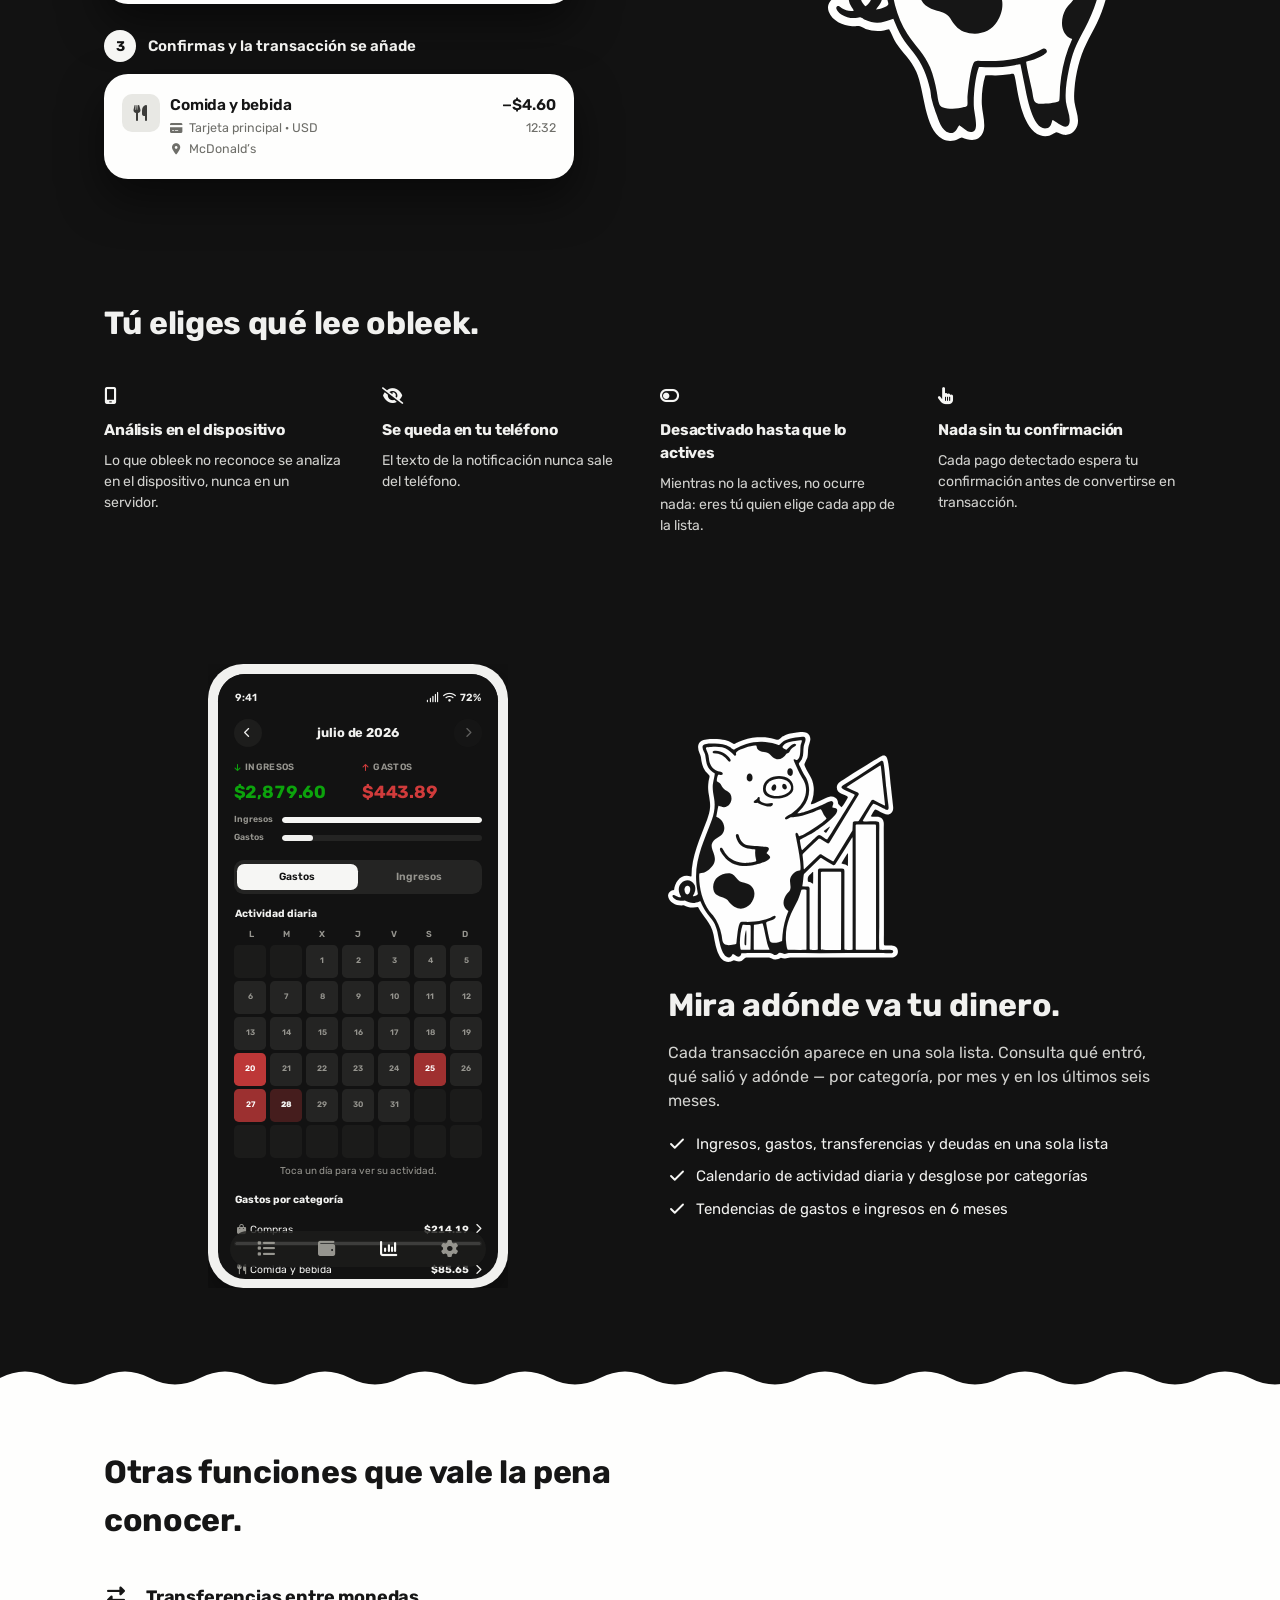
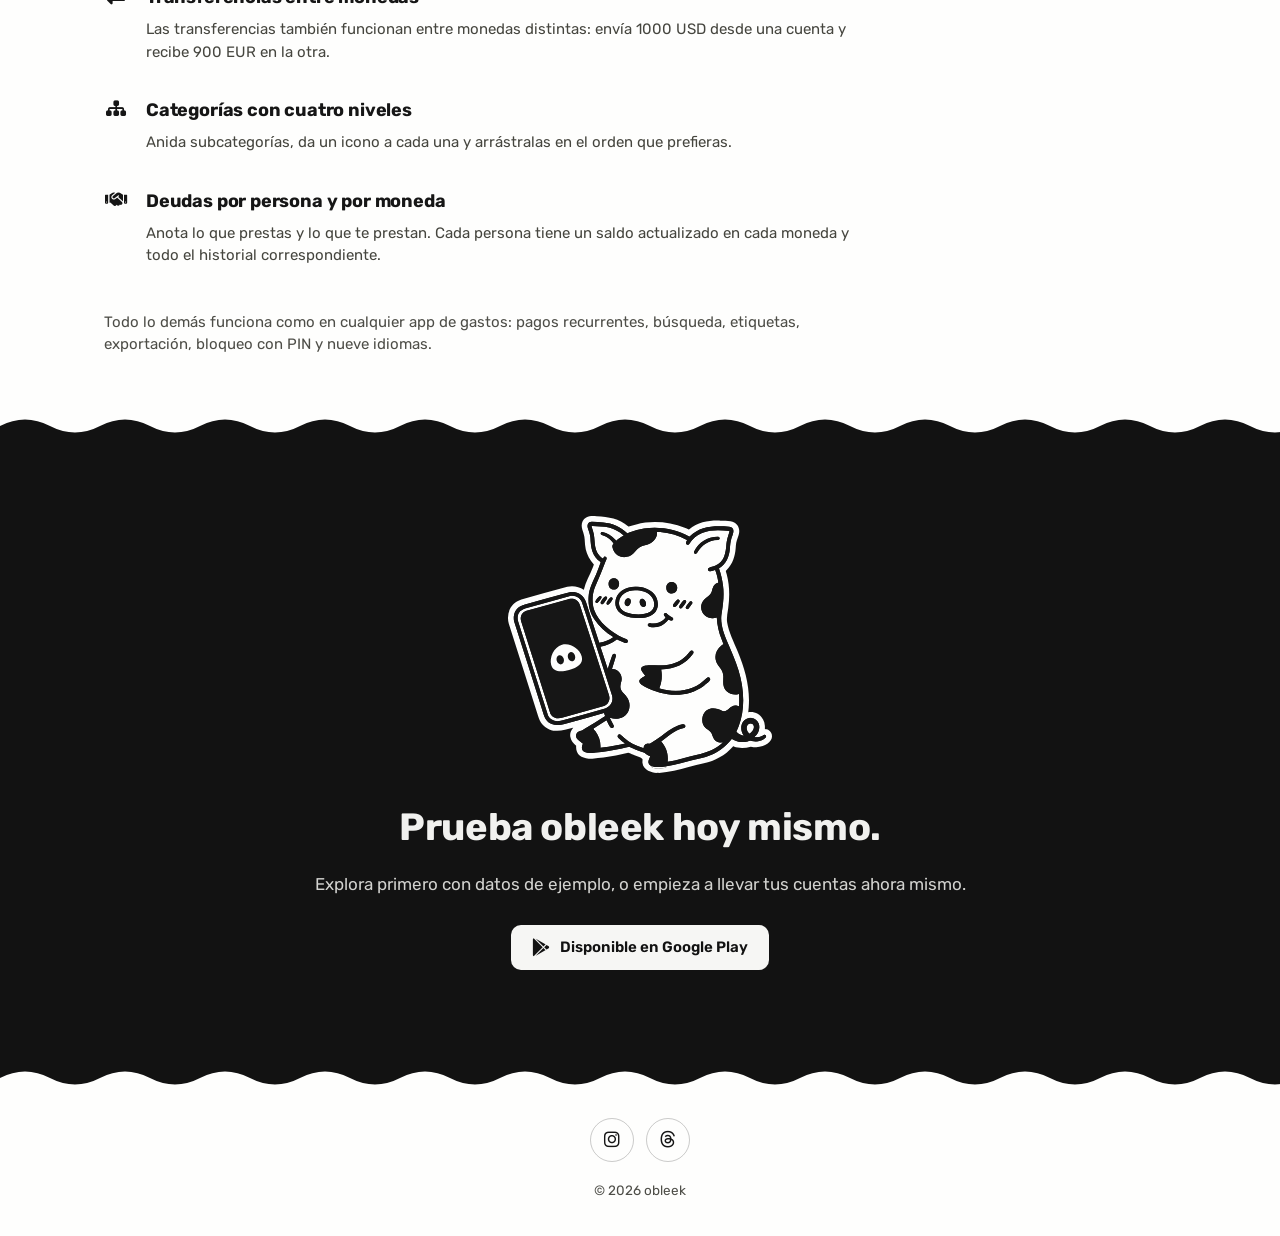
<file: es/index.html>
<!DOCTYPE html>
<html lang="es">
<head>
<meta charset="UTF-8" />
<title>obleek — control de gastos que detecta tus pagos</title>
<meta name="description" content="obleek convierte las notificaciones de pago de tu banco en transacciones: solo confirmas, en lugar de escribirlo todo. Gastos, ingresos, transferencias, deudas: todo tu presupuesto en una sola app." />
<meta name="viewport" content="width=device-width, initial-scale=1" />
<meta name="theme-color" content="#121212" />
<link rel="canonical" href="https://vbrazhnik.github.io/obleek/es/" />

<link rel="alternate" hreflang="en" href="https://vbrazhnik.github.io/obleek/" />
<link rel="alternate" hreflang="cs" href="https://vbrazhnik.github.io/obleek/cs/" />
<link rel="alternate" hreflang="de" href="https://vbrazhnik.github.io/obleek/de/" />
<link rel="alternate" hreflang="es" href="https://vbrazhnik.github.io/obleek/es/" />
<link rel="alternate" hreflang="fr" href="https://vbrazhnik.github.io/obleek/fr/" />
<link rel="alternate" hreflang="it" href="https://vbrazhnik.github.io/obleek/it/" />
<link rel="alternate" hreflang="pl" href="https://vbrazhnik.github.io/obleek/pl/" />
<link rel="alternate" hreflang="pt" href="https://vbrazhnik.github.io/obleek/pt/" />
<link rel="alternate" hreflang="uk" href="https://vbrazhnik.github.io/obleek/uk/" />
<link rel="alternate" hreflang="x-default" href="https://vbrazhnik.github.io/obleek/" />

<link rel="icon" type="image/svg+xml" href="../assets/img/icon-source.svg" />
<link rel="icon" type="image/png" sizes="32x32" href="../assets/img/favicon-32.png" />
<link rel="apple-touch-icon" sizes="180x180" href="../assets/img/apple-touch-icon.png" />

<link rel="preload" href="../assets/fonts/rubik.woff2" as="font" type="font/woff2" crossorigin />
<link rel="stylesheet" href="https://cdnjs.cloudflare.com/ajax/libs/font-awesome/6.5.2/css/all.min.css" />
<link rel="stylesheet" href="../assets/css/style.css" />
<link rel="stylesheet" href="../assets/css/app-mock.css" />

<meta property="og:type" content="website" />
<meta property="og:site_name" content="obleek" />
<meta property="og:title" content="obleek — control de gastos que detecta tus pagos" />
<meta property="og:description" content="obleek convierte las notificaciones de pago de tu banco en transacciones: solo confirmas, en lugar de escribirlo todo." />
<meta property="og:url" content="https://vbrazhnik.github.io/obleek/es/" />
<meta property="og:image" content="https://vbrazhnik.github.io/obleek/assets/img/og-image.png" />
<meta property="og:image:width" content="1200" />
<meta property="og:image:height" content="630" />
<meta property="og:locale" content="es_ES" />
<meta name="twitter:card" content="summary_large_image" />
<meta name="twitter:title" content="obleek — control de gastos que detecta tus pagos" />
<meta name="twitter:description" content="Detecta los pagos de tu banco. Presupuesto, deudas, 160+ monedas." />
<meta name="twitter:image" content="https://vbrazhnik.github.io/obleek/assets/img/og-image.png" />

<script type="application/ld+json">
{
  "@context": "https://schema.org",
  "@type": "SoftwareApplication",
  "name": "obleek",
  "applicationCategory": "FinanceApplication",
  "operatingSystem": "Android",
  "description": "obleek convierte las notificaciones de pago de tu banco en transacciones: solo confirmas, en lugar de escribirlo todo. Gastos, ingresos, transferencias, deudas: todo tu presupuesto en una sola app. La lista agrupa los movimientos por días y el historial de cada cuenta muestra el saldo después de cada uno.",
  "url": "https://vbrazhnik.github.io/obleek/es/",
  "installUrl": "https://play.google.com/store/apps/details?id=com.vbrazhnik.obleek"
}
</script>
</head>
<body>
<a class="skip-link" href="#main">Saltar al contenido</a>

<header class="site-header">
  <div class="wrap">
    <a class="brand" href="#top">
      <span class="brand-mark" aria-hidden="true">
        <svg viewBox="0 0 512 512"><g transform="translate(256 256) scale(1.4) translate(-256 -256)" fill="currentColor"><path d="M256 114C351.545 114 429 214.792 429 293.477C429 372.161 351.545 398.941 256 398.941C160.455 398.941 83.0002 372.161 83 293.477C83 214.792 160.455 114 256 114ZM193.09 215.765C171.12 215.765 153.309 238.545 153.309 266.646C153.309 294.748 171.12 317.529 193.09 317.529C215.06 317.529 232.87 294.748 232.87 266.646C232.87 238.545 215.06 215.765 193.09 215.765ZM320.758 215.765C298.788 215.765 280.978 238.545 280.978 266.646C280.978 294.748 298.788 317.529 320.758 317.529C342.728 317.529 360.539 294.748 360.539 266.646C360.539 238.545 342.728 215.765 320.758 215.765Z"/></g></svg>
      </span>
      obleek
    </a>
    <nav class="site-nav" aria-label="Primary">
      <details class="lang-switch">
        <summary class="lang-switch-btn" aria-label="Idioma">
          <span>ES</span>
        </summary>
        <ul class="lang-switch-menu">
          <li><a href="../">English</a></li>
          <li><a href="../cs/">Čeština</a></li>
          <li><a href="../de/">Deutsch</a></li>
          <li><a href="../es/" aria-current="true">Español</a></li>
          <li><a href="../fr/">Français</a></li>
          <li><a href="../it/">Italiano</a></li>
          <li><a href="../pl/">Polski</a></li>
          <li><a href="../pt/">Português</a></li>
          <li><a href="../uk/">Українська</a></li>
        </ul>
      </details>
      <a class="btn btn-primary" href="https://play.google.com/store/apps/details?id=com.vbrazhnik.obleek&amp;hl=es-ES" rel="noopener">
        <i class="fa-brands fa-google-play" aria-hidden="true"></i>
        <span class="btn-label">Disponible en Google Play</span>
      </a>
    </nav>
  </div>
</header>

<main id="main">

  <section class="hero" id="top">
    <div class="wrap">
      <div class="hero-copy">
        <img class="hero-mascot" src="../assets/img/mascot-coin.svg" alt="" width="1446" height="2221" />
        <h1>Controla tus gastos sin escribir.</h1>
        <p class="lede">obleek convierte las notificaciones de pago de tu banco en transacciones: solo confirmas, en lugar de escribirlo todo.</p>
        <div class="hero-ctas">
          <a class="btn btn-primary" href="https://play.google.com/store/apps/details?id=com.vbrazhnik.obleek&amp;hl=es-ES" rel="noopener">
            <i class="fa-brands fa-google-play" aria-hidden="true"></i>
            Disponible en Google Play
          </a>
        </div>
      </div>

      <div class="hero-visual">
        <div class="hero-stage">
        <div class="hero-phone">
        <div class="notif hero-notif">
          <div class="notif-head">
            <span class="notif-icon" aria-hidden="true"><svg viewBox="0 0 512 512" fill="currentColor" aria-hidden="true"><path d="M256 114C351.545 114 429 214.792 429 293.477C429 372.161 351.545 398.941 256 398.941C160.455 398.941 83.0002 372.161 83 293.477C83 214.792 160.455 114 256 114ZM193.09 215.765C171.12 215.765 153.309 238.545 153.309 266.646C153.309 294.748 171.12 317.529 193.09 317.529C215.06 317.529 232.87 294.748 232.87 266.646C232.87 238.545 215.06 215.765 193.09 215.765ZM320.758 215.765C298.788 215.765 280.978 238.545 280.978 266.646C280.978 294.748 298.788 317.529 320.758 317.529C342.728 317.529 360.539 294.748 360.539 266.646C360.539 238.545 342.728 215.765 320.758 215.765Z"/></svg></span>
            <span class="notif-app">obleek</span>
            <span class="notif-sep" aria-hidden="true">&#183;</span>
            <span class="notif-time">ahora</span>
          </div>
          <p class="notif-title">Nueva transacción detectada</p>
          <p class="notif-body">4.60 USD — McDonald’s — toca para confirmar</p>
        </div>
        <div class="phone-frame">
        <div class="phone" aria-hidden="true">
          <div class="phone-inner">
            <div class="statusbar"><span>9:41</span><span><i class="fa-solid fa-signal"></i>&nbsp;&nbsp;<i class="fa-solid fa-wifi"></i>&nbsp;&nbsp;72%</span></div>
            <div class="screens">
              <section class="screen active">
                <div class="screen-head">
                  <button type="button" class="header-balance-btn tabular">≈ $6,518.96</button>
                  <div class="screen-head-actions">
                    <button class="icon-btn capture-btn" aria-hidden="true"><i class="fa-solid fa-inbox"></i><span class="capture-dot" aria-hidden="true"></span></button>
                    <button class="icon-btn" aria-hidden="true"><i class="fa-solid fa-magnifying-glass"></i></button>
                  </div>
                </div>
                <div class="future-plans-pull">
                  <span class="future-plans-label"><i class="fa-solid fa-chevron-up"></i> Próximas</span>
                </div>
                <div class="day-label">Hoy</div>
                <div class="tx-list">
                  <div class="tx-row">
                    <span class="tx-icon"><i class="fa-solid fa-utensils"></i></span>
                    <div class="tx-mid"><div class="name">Comida y bebida</div><div class="tx-detail"><i class="fa-solid fa-credit-card"></i>Tarjeta principal · USD</div><div class="tx-detail"><i class="fa-solid fa-location-dot"></i>McDonald's</div><div class="tx-detail tx-note"><i class="fa-solid fa-message"></i><span>Almuerzo con el equipo</span></div></div>
                    <div class="tx-amt-wrap"><div class="tx-amt tabular">−$4.60</div><div class="tx-time">12:32</div></div>
                  </div>
                  <div class="tx-row">
                    <span class="tx-icon"><i class="fa-solid fa-right-left"></i></span>
                    <div class="tx-mid">
                      <div class="name">Ahorros · EUR</div>
                      <div class="name tx-from-account">Tarjeta principal · USD</div>
                      <div class="tx-detail tx-note"><i class="fa-solid fa-message"></i><span>Paso algo de dinero a los ahorros</span></div>
                    </div>
                    <div class="tx-amt-wrap">
                      <div class="tx-amt tabular">€462.96</div>
                      <div class="tx-amt tx-amt-sent tabular">−$500.00</div>
                      <div class="tx-time">11:00</div>
                    </div>
                  </div>
                  <div class="tx-row">
                    <span class="tx-icon"><i class="fa-solid fa-code"></i></span>
                    <div class="tx-mid"><div class="name">Freelance</div><div class="tx-detail"><i class="fa-solid fa-credit-card"></i>Tarjeta principal · USD</div><div class="tx-detail"><i class="fa-solid fa-location-dot"></i>Amazon</div><div class="tx-detail"><i class="fa-solid fa-hashtag"></i>Negocio</div></div>
                    <div class="tx-amt-wrap"><div class="tx-amt pos tabular">+$350.00</div><div class="tx-time">10:15</div></div>
                  </div>
                  <div class="tx-row">
                    <span class="tx-icon"><i class="fa-solid fa-plate-wheat"></i></span>
                    <div class="tx-mid"><div class="name">Restaurantes</div><div class="tx-detail"><i class="fa-solid fa-credit-card"></i>Tarjeta principal · USD</div><div class="tx-detail"><i class="fa-solid fa-location-dot"></i>Puzata Hata</div></div>
                    <div class="tx-amt-wrap"><div class="tx-amt tabular">−$18.90</div><div class="tx-time">08:47</div></div>
                  </div>
                </div>
                <div class="day-label">Ayer</div>
                <div class="tx-list">
                  <div class="tx-row">
                    <span class="tx-icon"><i class="fa-solid fa-bus"></i></span>
                    <div class="tx-mid"><div class="name">Transporte</div><div class="tx-detail"><i class="fa-solid fa-credit-card"></i>Tarjeta principal · USD</div><div class="tx-detail"><i class="fa-solid fa-location-dot"></i>Transporte público</div></div>
                    <div class="tx-amt-wrap"><div class="tx-amt tabular">−$20.00</div><div class="tx-time">18:50</div></div>
                  </div>
                  <div class="tx-row">
                    <span class="tx-icon"><i class="fa-solid fa-cart-shopping"></i></span>
                    <div class="tx-mid"><div class="name">Comestibles</div><div class="tx-detail"><i class="fa-solid fa-credit-card"></i>Tarjeta principal · USD</div><div class="tx-detail"><i class="fa-solid fa-location-dot"></i>Walmart</div></div>
                    <div class="tx-amt-wrap"><div class="tx-amt tabular">−$62.15</div><div class="tx-time">16:12</div></div>
                  </div>
                  <div class="tx-row">
                    <span class="tx-icon"><i class="fa-solid fa-gas-pump"></i></span>
                    <div class="tx-mid"><div class="name">Combustible</div><div class="tx-detail"><i class="fa-solid fa-credit-card"></i>Tarjeta de crédito · USD</div><div class="tx-detail"><i class="fa-solid fa-location-dot"></i>Shell</div></div>
                    <div class="tx-amt-wrap"><div class="tx-amt tabular">−$45.00</div><div class="tx-time">13:30</div></div>
                  </div>
                  <div class="tx-row">
                    <span class="tx-icon"><i class="fa-solid fa-percent"></i></span>
                    <div class="tx-mid"><div class="name">Dividendos</div><div class="tx-detail"><i class="fa-solid fa-credit-card"></i>Ahorros · EUR</div><div class="tx-detail"><i class="fa-solid fa-location-dot"></i>Vanguard</div></div>
                    <div class="tx-amt-wrap"><div class="tx-amt pos tabular">+€120.00</div><div class="tx-time">09:00</div></div>
                  </div>
                </div>
              </section>
            </div>
            <nav class="tabbar">
              <button class="tab active"><i class="fa-solid fa-list"></i><span>Transacciones</span></button>
              <button class="tab"><i class="fa-solid fa-wallet"></i><span>Cuentas</span></button>
              <button class="tab"><i class="fa-solid fa-chart-column"></i><span>Analítica</span></button>
              <button class="tab"><i class="fa-solid fa-gear"></i><span>Ajustes</span></button>
            </nav>
            <button class="fab" aria-hidden="true"><i class="fa-solid fa-plus"></i></button>
          </div>
        </div>
        </div>
        </div>
        </div>
      </div>
    </div>
  </section>

  <section class="flow" id="detection">
    <div class="wrap">
      <div class="section-head">
        <h2>Detección automática de transacciones.</h2>
        <p>Activa la detección y elige las apps cuyas notificaciones puede revisar obleek. En ellas detecta el importe, la moneda, el comercio y los cuatro últimos dígitos de la tarjeta. Recibes una notificación, la tocas, compruebas los datos y guardas.</p>
      </div>
      <p class="flow-note"><i class="fa-solid fa-building-columns" aria-hidden="true"></i>obleek conoce los formatos de notificación de más de 80 apps bancarias y de pago.</p>

      <div class="flow-grid">
        <ol class="flow-steps">
          <li class="flow-step">
            <div class="flow-step-head">
              <span class="flow-step-num" aria-hidden="true">1</span>
              <span class="flow-step-label">Tu banco te avisa</span>
            </div>
            <div class="notif">
              <div class="notif-head">
                <span class="notif-icon" aria-hidden="true"><i class="fa-solid fa-building-columns"></i></span>
                <span class="notif-app">Tu banco</span>
                <span class="notif-sep" aria-hidden="true">&#183;</span>
                <span class="notif-time">ahora</span>
              </div>
              <p class="notif-title">McDonald’s</p>
              <p class="notif-body tabular">USD4.60 con la tarjeta ••1234</p>
            </div>
          </li>

          <li class="flow-step">
            <div class="flow-step-head">
              <span class="flow-step-num" aria-hidden="true">2</span>
              <span class="flow-step-label">obleek detecta el pago</span>
            </div>
            <div class="notif">
              <div class="notif-head">
                <span class="notif-icon" aria-hidden="true"><svg viewBox="0 0 512 512" fill="currentColor" aria-hidden="true"><path d="M256 114C351.545 114 429 214.792 429 293.477C429 372.161 351.545 398.941 256 398.941C160.455 398.941 83.0002 372.161 83 293.477C83 214.792 160.455 114 256 114ZM193.09 215.765C171.12 215.765 153.309 238.545 153.309 266.646C153.309 294.748 171.12 317.529 193.09 317.529C215.06 317.529 232.87 294.748 232.87 266.646C232.87 238.545 215.06 215.765 193.09 215.765ZM320.758 215.765C298.788 215.765 280.978 238.545 280.978 266.646C280.978 294.748 298.788 317.529 320.758 317.529C342.728 317.529 360.539 294.748 360.539 266.646C360.539 238.545 342.728 215.765 320.758 215.765Z"/></svg></span>
                <span class="notif-app">obleek</span>
                <span class="notif-sep" aria-hidden="true">&#183;</span>
                <span class="notif-time">ahora</span>
              </div>
              <p class="notif-title">Nueva transacción detectada</p>
              <p class="notif-body">4.60 USD — McDonald’s — toca para confirmar</p>
            </div>
          </li>

          <li class="flow-step">
            <div class="flow-step-head">
              <span class="flow-step-num" aria-hidden="true">3</span>
              <span class="flow-step-label">Confirmas y la transacción se añade</span>
            </div>
            <div class="tx-card">
              <div class="tx-row">
                <span class="tx-icon" aria-hidden="true"><i class="fa-solid fa-utensils"></i></span>
                <div class="tx-mid">
                  <div class="name">Comida y bebida</div>
                  <div class="tx-detail"><i class="fa-solid fa-credit-card" aria-hidden="true"></i>Tarjeta principal &#183; USD</div>
                  <div class="tx-detail"><i class="fa-solid fa-location-dot" aria-hidden="true"></i>McDonald’s</div>
                </div>
                <div class="tx-amt-wrap"><div class="tx-amt tabular">&minus;$4.60</div><div class="tx-time">12:32</div></div>
              </div>
            </div>
          </li>
        </ol>

        <div class="flow-mascot">
          <img src="../assets/img/mascot-phone.svg" alt="" width="1495" height="2139" loading="lazy" />
        </div>
      </div>
    </div>
  </section>

  <section class="trust">
    <div class="wrap">
      <div class="section-head">
        <h2>Tú eliges qué lee obleek.</h2>
      </div>
      <div class="trust-grid">
        <div class="trust-card">
          <div class="trust-card-icon"><i class="fa-solid fa-mobile-screen" aria-hidden="true"></i></div>
          <h3>Análisis en el dispositivo</h3>
          <p>Lo que obleek no reconoce se analiza en el dispositivo, nunca en un servidor.</p>
        </div>
        <div class="trust-card">
          <div class="trust-card-icon"><i class="fa-solid fa-eye-slash" aria-hidden="true"></i></div>
          <h3>Se queda en tu teléfono</h3>
          <p>El texto de la notificación nunca sale del teléfono.</p>
        </div>
        <div class="trust-card">
          <div class="trust-card-icon"><i class="fa-solid fa-toggle-off" aria-hidden="true"></i></div>
          <h3>Desactivado hasta que lo actives</h3>
          <p>Mientras no la actives, no ocurre nada: eres tú quien elige cada app de la lista.</p>
        </div>
        <div class="trust-card">
          <div class="trust-card-icon"><i class="fa-solid fa-hand-pointer" aria-hidden="true"></i></div>
          <h3>Nada sin tu confirmación</h3>
          <p>Cada pago detectado espera tu confirmación antes de convertirse en transacción.</p>
        </div>
      </div>
    </div>
  </section>

  <div id="features">

  <section class="feature reverse">
    <div class="wrap">
      <div class="feature-copy">
        <img class="feature-mascot" src="../assets/img/mascot-chart.svg" alt="" width="2166" height="2166" loading="lazy" />
        <h2>Mira adónde va tu dinero.</h2>
        <p>Cada transacción aparece en una sola lista. Consulta qué entró, qué salió y adónde — por categoría, por mes y en los últimos seis meses.</p>
        <ul class="feature-list">
          <li><svg viewBox="0 0 24 24" fill="none" stroke="currentColor" stroke-width="2.5" stroke-linecap="round" stroke-linejoin="round"><path d="M20 6L9 17l-5-5"/></svg>Ingresos, gastos, transferencias y deudas en una sola lista</li>
          <li><svg viewBox="0 0 24 24" fill="none" stroke="currentColor" stroke-width="2.5" stroke-linecap="round" stroke-linejoin="round"><path d="M20 6L9 17l-5-5"/></svg>Calendario de actividad diaria y desglose por categorías</li>
          <li><svg viewBox="0 0 24 24" fill="none" stroke="currentColor" stroke-width="2.5" stroke-linecap="round" stroke-linejoin="round"><path d="M20 6L9 17l-5-5"/></svg>Tendencias de gastos e ingresos en 6 meses</li>
        </ul>
      </div>
      <div class="feature-visual">
        <div class="phone-frame">
        <div class="phone" aria-hidden="true">
          <div class="phone-inner">
            <div class="statusbar"><span>9:41</span><span><i class="fa-solid fa-signal"></i>&nbsp;&nbsp;<i class="fa-solid fa-wifi"></i>&nbsp;&nbsp;72%</span></div>
            <div class="screens">
              <section class="screen active">
            <div class="screen-head">
              <div class="month-nav">
                <button type="button" class="month-nav-btn" data-dash-month-prev="" aria-label="Mes anterior">
                  <i class="fa-solid fa-chevron-left"></i>
                </button>
                <span class="month-label" data-dash-month-pill="">julio de 2026</span>
                <button type="button" class="month-nav-btn" data-dash-month-next="" aria-label="Mes siguiente" disabled="">
                  <i class="fa-solid fa-chevron-right"></i>
                </button>
              </div>
            </div>

            <div class="stat-row">
              <div class="stat-tile income">
                <div class="k"><i class="fa-solid fa-arrow-down"></i>Ingresos</div>
                <div class="v tabular" data-dash-income="">$2,879.60</div>
              </div>
              <div class="stat-tile expense">
                <div class="k"><i class="fa-solid fa-arrow-up"></i>Gastos</div>
                <div class="v tabular" data-dash-expense="">$443.89</div>
              </div>
            </div>

            <div class="io-compare">
              <div class="io-bar-row">
                <span class="io-bar-label">Ingresos</span>
                <div class="io-bar-track"><span class="io-bar income" data-dash-io-income-bar="" style="width: 100%;"></span></div>
              </div>
              <div class="io-bar-row">
                <span class="io-bar-label">Gastos</span>
                <div class="io-bar-track"><span class="io-bar" data-dash-io-expense-bar="" style="width: 15.415%;"></span></div>
              </div>
            </div>

            <div class="segmented" data-dash-kind-toggle="">
              <button type="button" data-dash-kind="expense" class="active">Gastos</button>
              <button type="button" data-dash-kind="income">Ingresos</button>
            </div>

            <div class="section-title">Actividad diaria</div>

            

            <div data-kind-section="expense">
              <div class="cal-weekdays"><span>L</span><span>M</span><span>X</span><span>J</span><span>V</span><span>S</span><span>D</span></div>
              <div class="heat-grid" data-dash-heat-grid-expense=""><span class="heat-day-blank" aria-hidden="true"></span><span class="heat-day-blank" aria-hidden="true"></span><button type="button" class="heat-day" data-heat-date="2026-07-01" style="background:var(--surface-2)"><span class="heat-day-num" style="color:var(--muted);font-weight:600">1</span></button><button type="button" class="heat-day" data-heat-date="2026-07-02" style="background:var(--surface-2)"><span class="heat-day-num" style="color:var(--muted);font-weight:600">2</span></button><button type="button" class="heat-day" data-heat-date="2026-07-03" style="background:var(--surface-2)"><span class="heat-day-num" style="color:var(--muted);font-weight:600">3</span></button><button type="button" class="heat-day" data-heat-date="2026-07-04" style="background:var(--surface-2)"><span class="heat-day-num" style="color:var(--muted);font-weight:600">4</span></button><button type="button" class="heat-day" data-heat-date="2026-07-05" style="background:var(--surface-2)"><span class="heat-day-num" style="color:var(--muted);font-weight:600">5</span></button><button type="button" class="heat-day" data-heat-date="2026-07-06" style="background:var(--surface-2)"><span class="heat-day-num" style="color:var(--muted);font-weight:600">6</span></button><button type="button" class="heat-day" data-heat-date="2026-07-07" style="background:var(--surface-2)"><span class="heat-day-num" style="color:var(--muted);font-weight:600">7</span></button><button type="button" class="heat-day" data-heat-date="2026-07-08" style="background:var(--surface-2)"><span class="heat-day-num" style="color:var(--muted);font-weight:600">8</span></button><button type="button" class="heat-day" data-heat-date="2026-07-09" style="background:var(--surface-2)"><span class="heat-day-num" style="color:var(--muted);font-weight:600">9</span></button><button type="button" class="heat-day" data-heat-date="2026-07-10" style="background:var(--surface-2)"><span class="heat-day-num" style="color:var(--muted);font-weight:600">10</span></button><button type="button" class="heat-day" data-heat-date="2026-07-11" style="background:var(--surface-2)"><span class="heat-day-num" style="color:var(--muted);font-weight:600">11</span></button><button type="button" class="heat-day" data-heat-date="2026-07-12" style="background:var(--surface-2)"><span class="heat-day-num" style="color:var(--muted);font-weight:600">12</span></button><button type="button" class="heat-day" data-heat-date="2026-07-13" style="background:var(--surface-2)"><span class="heat-day-num" style="color:var(--muted);font-weight:600">13</span></button><button type="button" class="heat-day" data-heat-date="2026-07-14" style="background:var(--surface-2)"><span class="heat-day-num" style="color:var(--muted);font-weight:600">14</span></button><button type="button" class="heat-day" data-heat-date="2026-07-15" style="background:var(--surface-2)"><span class="heat-day-num" style="color:var(--muted);font-weight:600">15</span></button><button type="button" class="heat-day" data-heat-date="2026-07-16" style="background:var(--surface-2)"><span class="heat-day-num" style="color:var(--muted);font-weight:600">16</span></button><button type="button" class="heat-day" data-heat-date="2026-07-17" style="background:var(--surface-2)"><span class="heat-day-num" style="color:var(--muted);font-weight:600">17</span></button><button type="button" class="heat-day" data-heat-date="2026-07-18" style="background:var(--surface-2)"><span class="heat-day-num" style="color:var(--muted);font-weight:600">18</span></button><button type="button" class="heat-day" data-heat-date="2026-07-19" style="background:var(--surface-2)"><span class="heat-day-num" style="color:var(--muted);font-weight:600">19</span></button><button type="button" class="heat-day" data-heat-date="2026-07-20" style="background:rgba(208,59,59,0.90)"><span class="heat-day-num" style="color:#fff;font-weight:600">20</span></button><button type="button" class="heat-day" data-heat-date="2026-07-21" style="background:var(--surface-2)"><span class="heat-day-num" style="color:var(--muted);font-weight:600">21</span></button><button type="button" class="heat-day" data-heat-date="2026-07-22" style="background:var(--surface-2)"><span class="heat-day-num" style="color:var(--muted);font-weight:600">22</span></button><button type="button" class="heat-day" data-heat-date="2026-07-23" style="background:var(--surface-2)"><span class="heat-day-num" style="color:var(--muted);font-weight:600">23</span></button><button type="button" class="heat-day" data-heat-date="2026-07-24" style="background:var(--surface-2)"><span class="heat-day-num" style="color:var(--muted);font-weight:600">24</span></button><button type="button" class="heat-day" data-heat-date="2026-07-25" style="background:rgba(208,59,59,0.74)"><span class="heat-day-num" style="color:#fff;font-weight:600">25</span></button><button type="button" class="heat-day" data-heat-date="2026-07-26" style="background:var(--surface-2)"><span class="heat-day-num" style="color:var(--muted);font-weight:600">26</span></button><button type="button" class="heat-day" data-heat-date="2026-07-27" style="background:rgba(208,59,59,0.73)"><span class="heat-day-num" style="color:#fff;font-weight:600">27</span></button><button type="button" class="heat-day today" data-heat-date="2026-07-28" style="background:rgba(208,59,59,0.27)"><span class="heat-day-num" style="color:var(--ink);font-weight:800">28</span></button><button type="button" class="heat-day" data-heat-date="2026-07-29" style="background:var(--surface-2)"><span class="heat-day-num" style="color:var(--muted);font-weight:600">29</span></button><button type="button" class="heat-day" data-heat-date="2026-07-30" style="background:var(--surface-2)"><span class="heat-day-num" style="color:var(--muted);font-weight:600">30</span></button><button type="button" class="heat-day" data-heat-date="2026-07-31" style="background:var(--surface-2)"><span class="heat-day-num" style="color:var(--muted);font-weight:600">31</span></button><span class="heat-day-blank" aria-hidden="true"></span><span class="heat-day-blank" aria-hidden="true"></span><span class="heat-day-blank" aria-hidden="true"></span><span class="heat-day-blank" aria-hidden="true"></span><span class="heat-day-blank" aria-hidden="true"></span><span class="heat-day-blank" aria-hidden="true"></span><span class="heat-day-blank" aria-hidden="true"></span><span class="heat-day-blank" aria-hidden="true"></span><span class="heat-day-blank" aria-hidden="true"></span></div>
            </div>

            <div class="heat-detail" data-dash-heat-detail=""><p class="heat-detail-empty">Toca un día para ver su actividad.</p></div>

            <div data-kind-section="expense">
              <div class="section-title">Gastos por categoría</div>
              <div data-dash-category-list=""><div class="cat-row drillable" data-cat-drill="Shopping"><div class="cat-head"><span class="name"><span class="cat-icon"><i class="fa-solid fa-bag-shopping"></i></span>Compras</span><span class="cat-right"><span class="nums tabular"><b>$214.19</b></span><i class="fa-solid fa-chevron-right"></i></span></div><div class="cat-track"><span style="width:100%"></span></div></div><div class="cat-row drillable" data-cat-drill="Food &amp; drink"><div class="cat-head"><span class="name"><span class="cat-icon"><i class="fa-solid fa-utensils"></i></span>Comida y bebida</span><span class="cat-right"><span class="nums tabular"><b>$85.65</b></span><i class="fa-solid fa-chevron-right"></i></span></div><div class="cat-track"><span style="width:39.9878612446893%"></span></div></div><div class="cat-row drillable" data-cat-drill="Transport"><div class="cat-head"><span class="name"><span class="cat-icon"><i class="fa-solid fa-bus"></i></span>Transporte</span><span class="cat-right"><span class="nums tabular"><b>$67.75</b></span><i class="fa-solid fa-chevron-right"></i></span></div><div class="cat-track"><span style="width:31.63079508847285%"></span></div></div><div class="cat-row drillable" data-cat-drill="Housing"><div class="cat-head"><span class="name"><span class="cat-icon"><i class="fa-solid fa-house"></i></span>Vivienda</span><span class="cat-right"><span class="nums tabular"><b>$41.30</b></span><i class="fa-solid fa-chevron-right"></i></span></div><div class="cat-track"><span style="width:19.281945935851347%"></span></div></div><div class="cat-row"><div class="cat-head"><span class="name"><span class="cat-icon"><i class="fa-solid fa-gift"></i></span>Regalos</span><span class="cat-right"><span class="nums tabular"><b>$35.00</b></span></span></div><div class="cat-track"><span style="width:16.340632149026565%"></span></div></div><div class="cat-row drillable" data-cat-drill="Health"><div class="cat-head"><span class="name"><span class="cat-icon"><i class="fa-solid fa-heart-pulse"></i></span>Salud</span><span class="cat-right"><span class="nums tabular"><b>$0.00</b></span><i class="fa-solid fa-chevron-right"></i></span></div><div class="cat-track"><span style="width:0%"></span></div></div><div class="cat-row"><div class="cat-head"><span class="name"><span class="cat-icon"><i class="fa-solid fa-shield"></i></span>Seguro</span><span class="cat-right"><span class="nums tabular"><b>$0.00</b></span></span></div><div class="cat-track"><span style="width:0%"></span></div></div><div class="cat-row drillable" data-cat-drill="Entertainment"><div class="cat-head"><span class="name"><span class="cat-icon"><i class="fa-solid fa-film"></i></span>Entretenimiento</span><span class="cat-right"><span class="nums tabular"><b>$0.00</b></span><i class="fa-solid fa-chevron-right"></i></span></div><div class="cat-track"><span style="width:0%"></span></div></div><div class="cat-row"><div class="cat-head"><span class="name"><span class="cat-icon"><i class="fa-solid fa-spa"></i></span>Cuidado personal</span><span class="cat-right"><span class="nums tabular"><b>$0.00</b></span></span></div><div class="cat-track"><span style="width:0%"></span></div></div><div class="cat-row"><div class="cat-head"><span class="name"><span class="cat-icon"><i class="fa-solid fa-graduation-cap"></i></span>Educación</span><span class="cat-right"><span class="nums tabular"><b>$0.00</b></span></span></div><div class="cat-track"><span style="width:0%"></span></div></div><div class="cat-row"><div class="cat-head"><span class="name"><span class="cat-icon"><i class="fa-solid fa-suitcase-rolling"></i></span>Viajes</span><span class="cat-right"><span class="nums tabular"><b>$0.00</b></span></span></div><div class="cat-track"><span style="width:0%"></span></div></div><div class="cat-row drillable" data-cat-drill="Family"><div class="cat-head"><span class="name"><span class="cat-icon"><i class="fa-solid fa-users"></i></span>Familia</span><span class="cat-right"><span class="nums tabular"><b>$0.00</b></span><i class="fa-solid fa-chevron-right"></i></span></div><div class="cat-track"><span style="width:0%"></span></div></div><div class="cat-row"><div class="cat-head"><span class="name"><span class="cat-icon"><i class="fa-solid fa-paw"></i></span>Mascotas</span><span class="cat-right"><span class="nums tabular"><b>$0.00</b></span></span></div><div class="cat-track"><span style="width:0%"></span></div></div><div class="cat-row"><div class="cat-head"><span class="name"><span class="cat-icon"><i class="fa-solid fa-heart"></i></span>Donaciones</span><span class="cat-right"><span class="nums tabular"><b>$0.00</b></span></span></div><div class="cat-track"><span style="width:0%"></span></div></div><div class="cat-row"><div class="cat-head"><span class="name"><span class="cat-icon"><i class="fa-solid fa-tag"></i></span>Otros</span><span class="cat-right"><span class="nums tabular"><b>$0.00</b></span></span></div><div class="cat-track"><span style="width:0%"></span></div></div></div>
            </div>

            

            

            <div data-kind-section="expense">
              <div class="section-title">Gastos, últimos 6 meses</div>
              <div class="trend" data-dash-trend=""><div class="bar"><div class="col" style="height:40px"></div><span class="m">feb</span></div><div class="bar"><div class="col" style="height:51px"></div><span class="m">mar</span></div><div class="bar"><div class="col" style="height:32px"></div><span class="m">abr</span></div><div class="bar"><div class="col" style="height:58px"></div><span class="m">may</span></div><div class="bar"><div class="col" style="height:44px"></div><span class="m">jun</span></div><div class="bar now"><div class="col" style="height:20px"></div><span class="m">jul</span></div></div>
            </div>
          
              </section>
            </div>
            <nav class="tabbar">
              <button class="tab"><i class="fa-solid fa-list"></i><span>Transacciones</span></button>
              <button class="tab"><i class="fa-solid fa-wallet"></i><span>Cuentas</span></button>
              <button class="tab active"><i class="fa-solid fa-chart-column"></i><span>Analítica</span></button>
              <button class="tab"><i class="fa-solid fa-gear"></i><span>Ajustes</span></button>
            </nav>
          </div>
        </div>
        </div>
      </div>
    </div>
  </section>



  </div>

  <section class="highlights">
    <svg class="band-wave" width="100%" height="30" aria-hidden="true" preserveAspectRatio="none">
      <pattern id="band-scallop-light" width="100" height="30" patternUnits="userSpaceOnUse">
        <path d="M 0,15 q 25,-13 50,0 q 25,13 50,0 L 100,30 L 0,30 Z" />
      </pattern>
      <rect width="100%" height="30" fill="url(#band-scallop-light)" />
    </svg>
    <div class="wrap">
      <div class="section-head">
        <h2>Otras funciones que vale la pena conocer.</h2>
      </div>
      <ul class="unique-list">
        <li class="unique-item">
          <span class="unique-icon" aria-hidden="true"><i class="fa-solid fa-right-left"></i></span>
          <div>
            <h3>Transferencias entre monedas</h3>
            <p>Las transferencias también funcionan entre monedas distintas: envía 1000 USD desde una cuenta y recibe 900 EUR en la otra.</p>
          </div>
        </li>
        <li class="unique-item">
          <span class="unique-icon" aria-hidden="true"><i class="fa-solid fa-sitemap"></i></span>
          <div>
            <h3>Categorías con cuatro niveles</h3>
            <p>Anida subcategorías, da un icono a cada una y arrástralas en el orden que prefieras.</p>
          </div>
        </li>
        <li class="unique-item">
          <span class="unique-icon" aria-hidden="true"><i class="fa-solid fa-handshake"></i></span>
          <div>
            <h3>Deudas por persona y por moneda</h3>
            <p>Anota lo que prestas y lo que te prestan. Cada persona tiene un saldo actualizado en cada moneda y todo el historial correspondiente.</p>
          </div>
        </li>
      </ul>
      <p class="unique-rest">Todo lo demás funciona como en cualquier app de gastos: pagos recurrentes, búsqueda, etiquetas, exportación, bloqueo con PIN y nueve idiomas.</p>
    </div>
  </section>

  <section class="final-cta">
    <svg class="band-wave" width="100%" height="30" aria-hidden="true" preserveAspectRatio="none">
      <pattern id="band-scallop-dark" width="100" height="30" patternUnits="userSpaceOnUse">
        <path d="M 0,15 q 25,-13 50,0 q 25,13 50,0 L 100,30 L 0,30 Z" />
      </pattern>
      <rect width="100%" height="30" fill="url(#band-scallop-dark)" />
    </svg>
    <div class="wrap">
      <img class="cta-mascot" src="../assets/img/mascot-app.svg" alt="" width="1883" height="1834" loading="lazy" />
      <h2>Prueba obleek hoy mismo.</h2>
      <p>Explora primero con datos de ejemplo, o empieza a llevar tus cuentas ahora mismo.</p>
      <div class="hero-ctas">
        <a class="btn btn-primary" href="https://play.google.com/store/apps/details?id=com.vbrazhnik.obleek&amp;hl=es-ES" rel="noopener">
          <i class="fa-brands fa-google-play" aria-hidden="true"></i>
          Disponible en Google Play
        </a>
      </div>
    </div>
  </section>

</main>

<footer class="site-footer">
  <svg class="band-wave" width="100%" height="30" aria-hidden="true" preserveAspectRatio="none">
    <pattern id="band-scallop-foot" width="100" height="30" patternUnits="userSpaceOnUse">
      <path d="M 0,15 q 25,-13 50,0 q 25,13 50,0 L 100,30 L 0,30 Z" />
    </pattern>
    <rect width="100%" height="30" fill="url(#band-scallop-foot)" />
  </svg>
  <div class="wrap">
    <ul class="social-links">
      <li><a href="https://www.instagram.com/obleek.app/" rel="me noopener" aria-label="Instagram"><i class="fa-brands fa-instagram" aria-hidden="true"></i></a></li>
      <li><a href="https://www.threads.com/@obleek.app" rel="me noopener" aria-label="Threads"><i class="fa-brands fa-threads" aria-hidden="true"></i></a></li>
    </ul>
    <p>© 2026 obleek</p>
  </div>
</footer>

<script>
  (function () {
    var PHONE_WIDTH = 375;
    function scalePhones() {
      document.querySelectorAll(".phone-frame").forEach(function (frame) {
        var phone = frame.querySelector(".phone");
        if (!phone) return;
        phone.style.zoom = frame.clientWidth / PHONE_WIDTH;
      });
    }
    scalePhones();
    window.addEventListener("resize", scalePhones);
  })();

  (function () {
    var langSwitch = document.querySelector(".lang-switch");
    if (!langSwitch) return;
    document.addEventListener("click", function (event) {
      if (langSwitch.open && !langSwitch.contains(event.target)) {
        langSwitch.open = false;
      }
    });
  })();
</script>
</body>
</html>
</file>
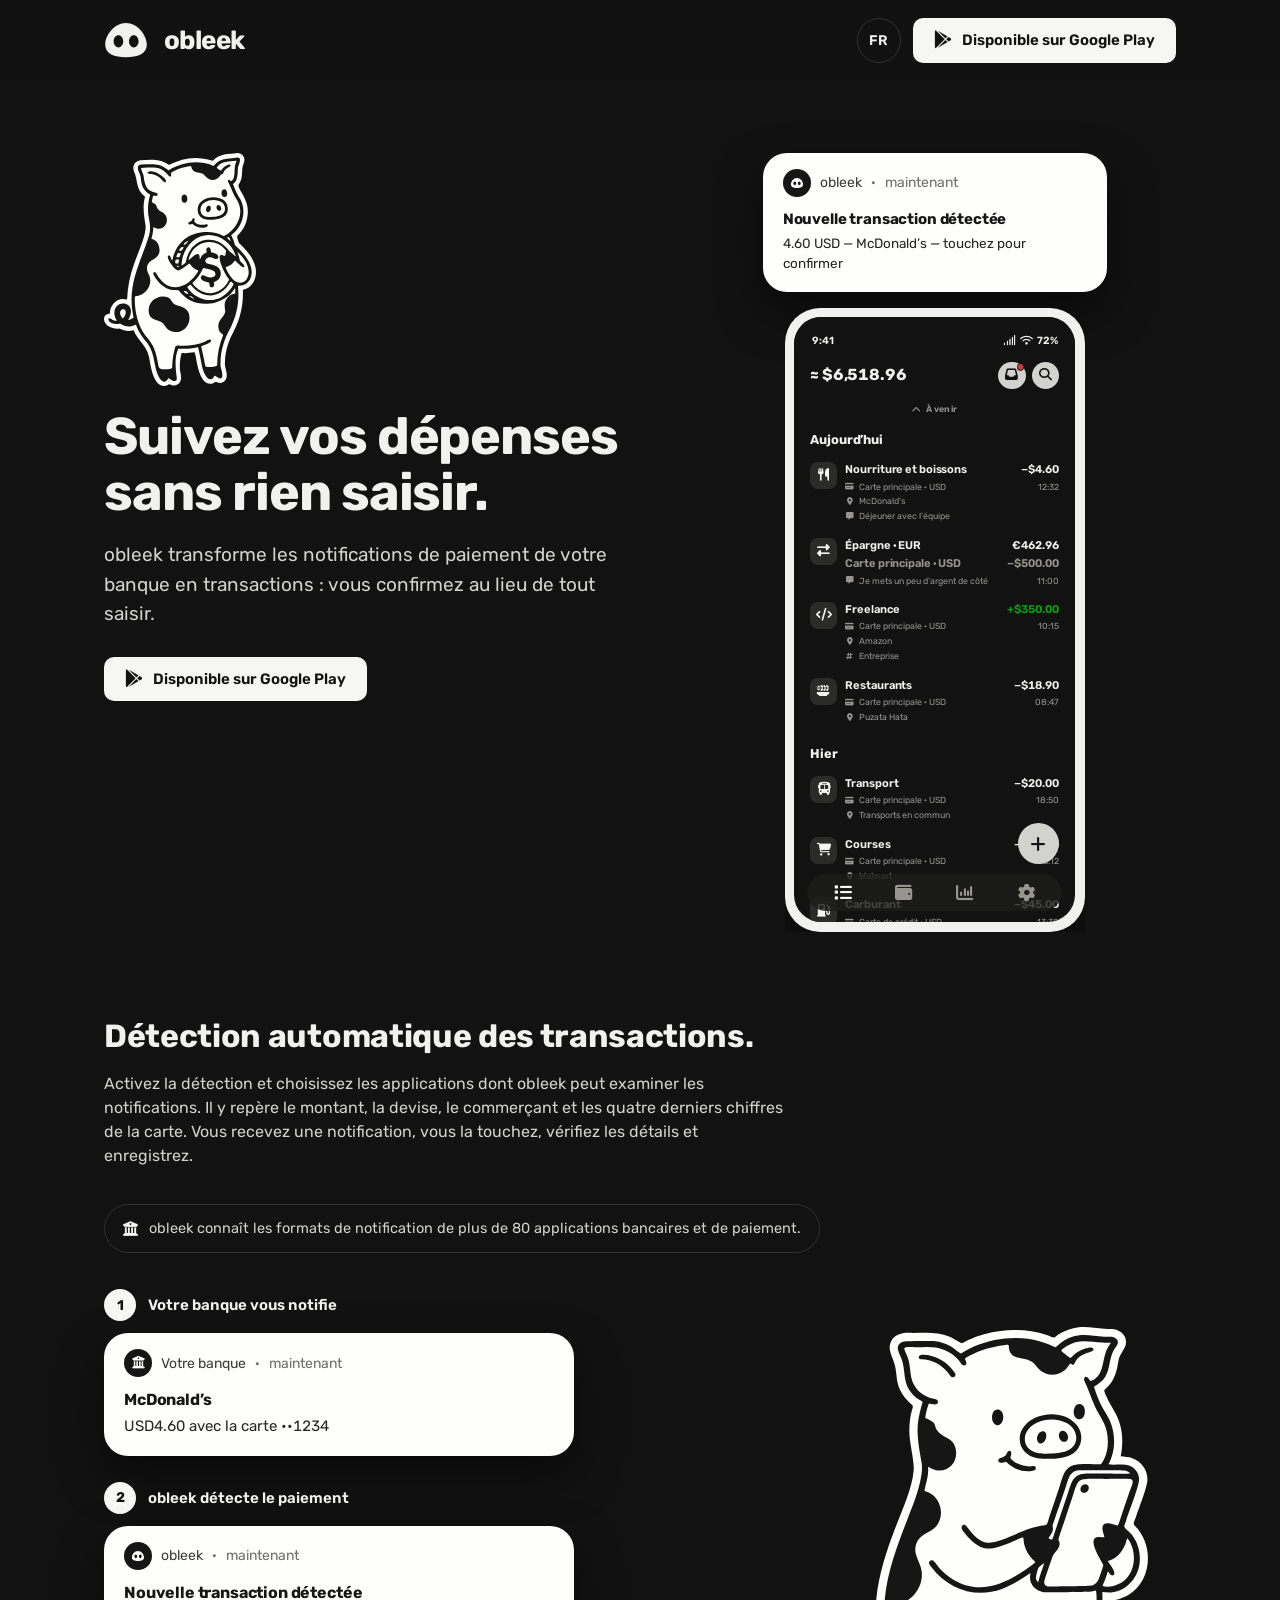
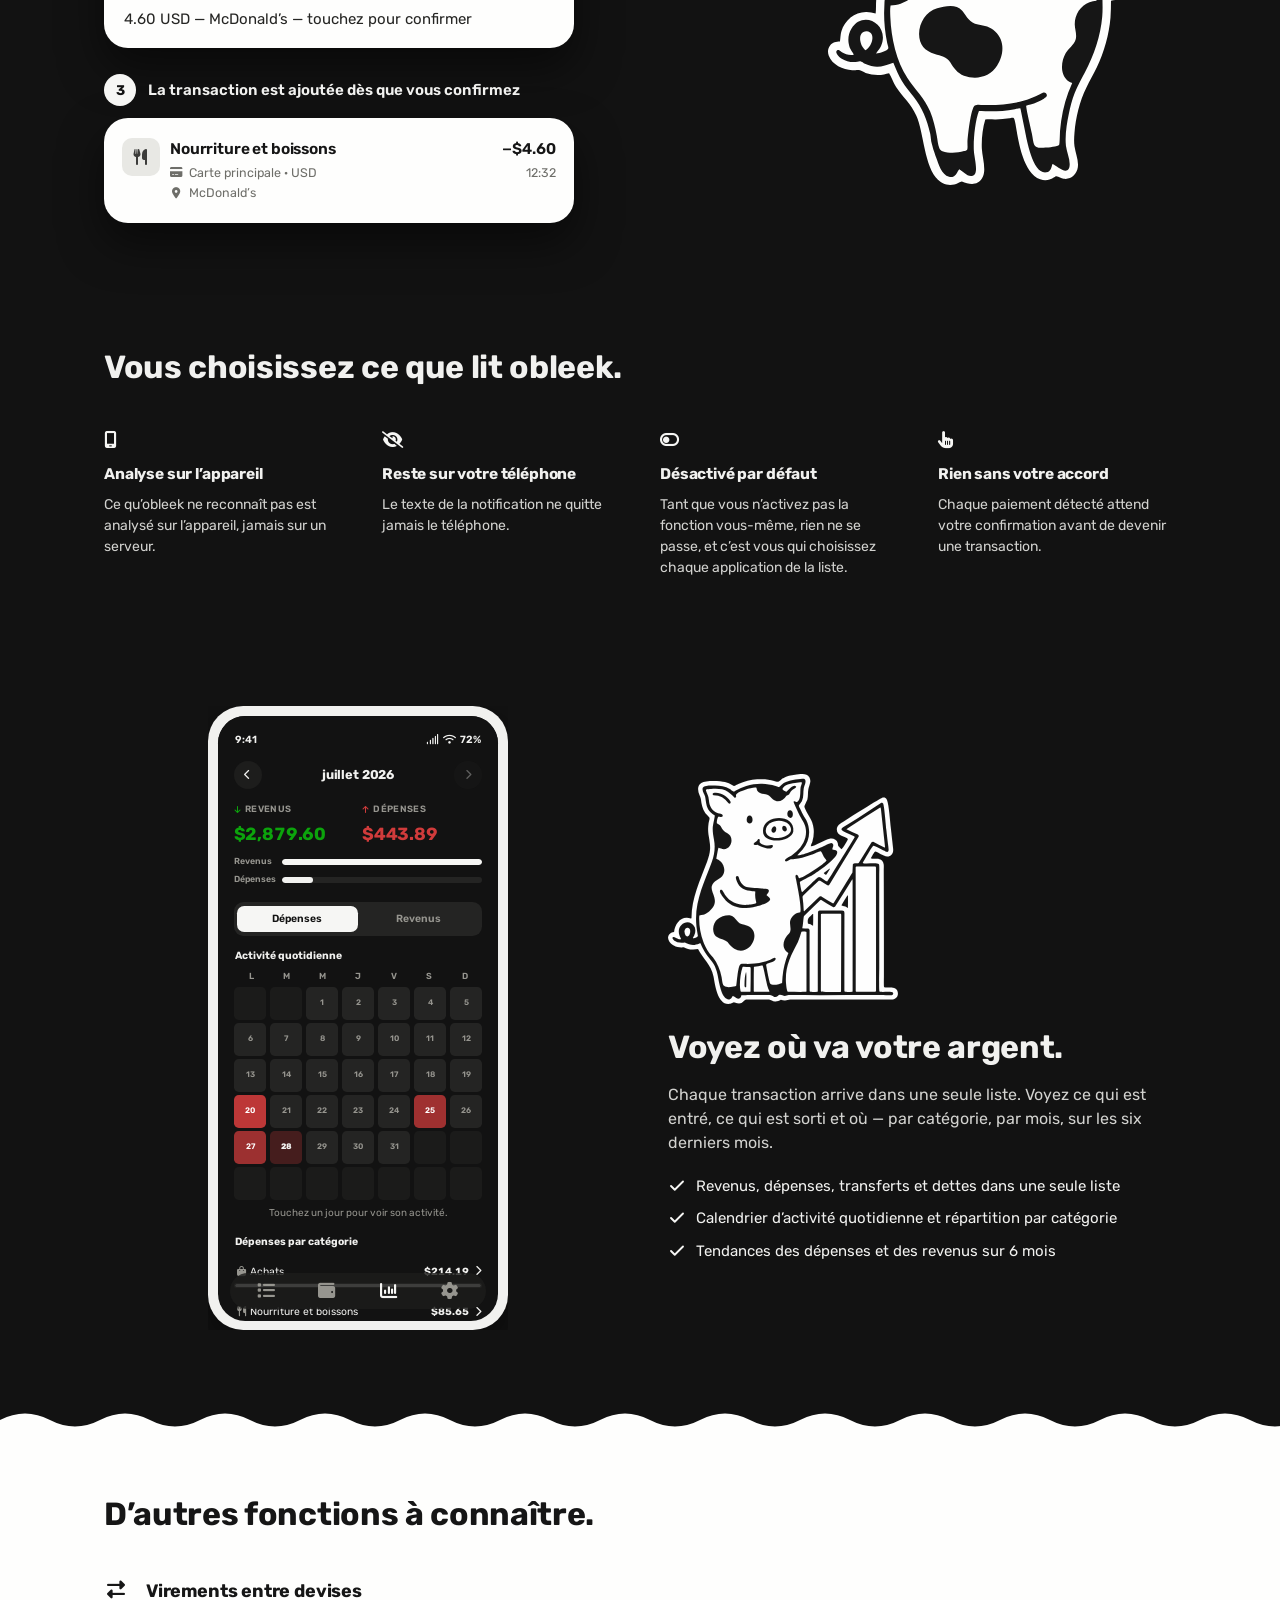
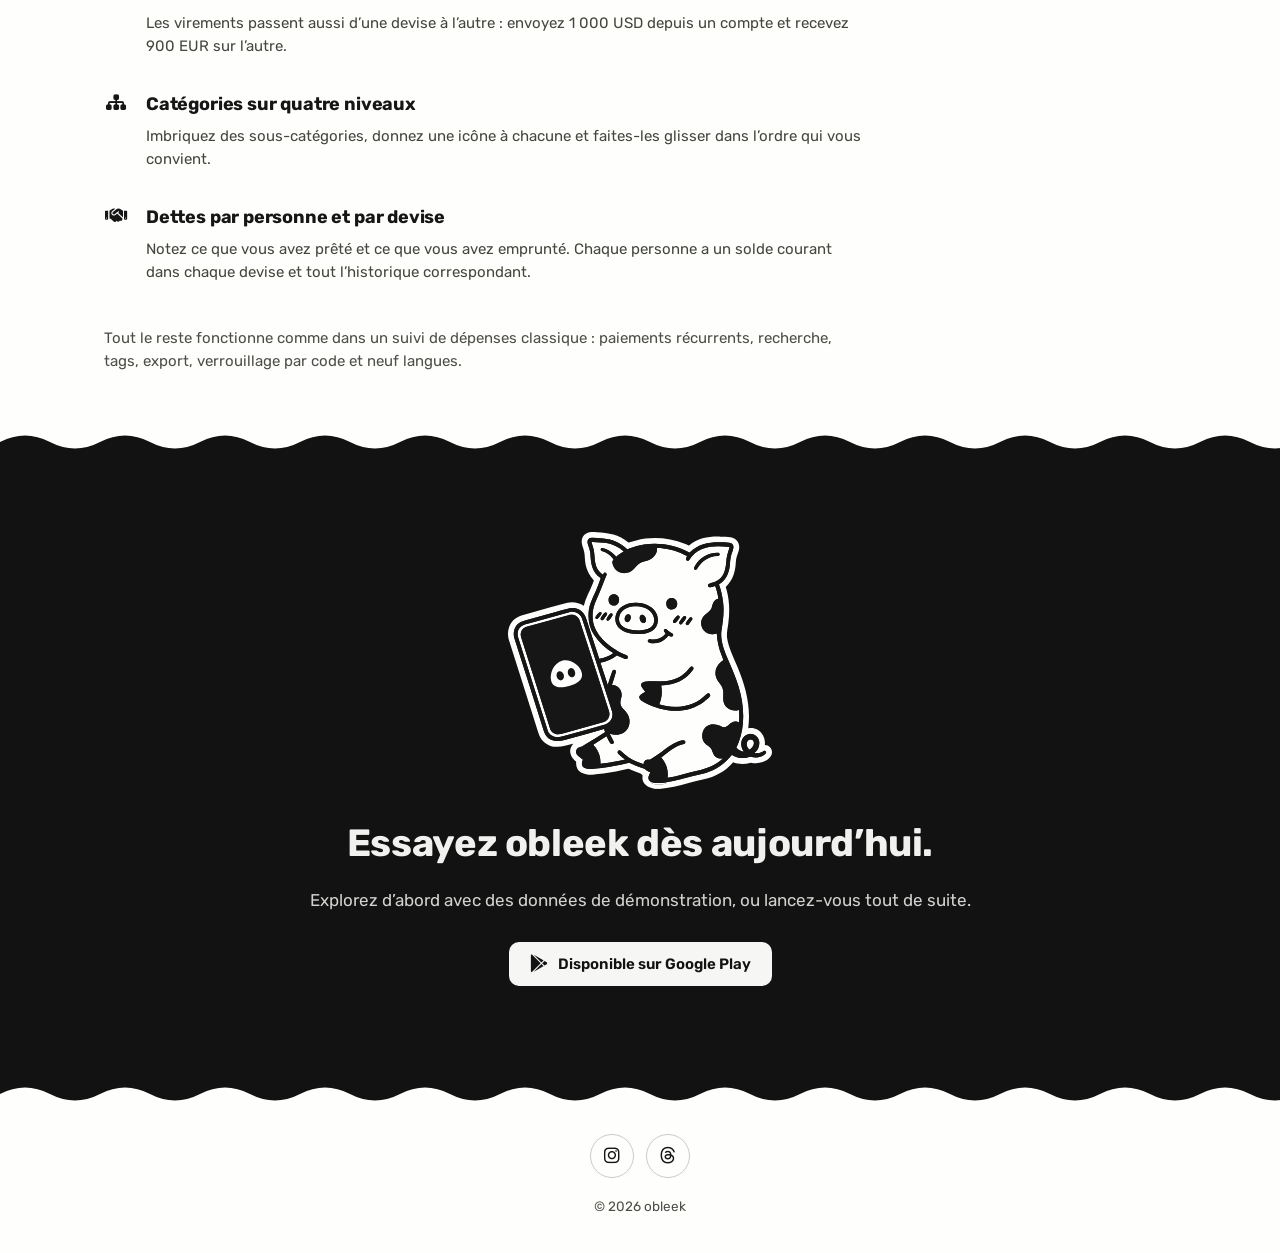
<file: fr/index.html>
<!DOCTYPE html>
<html lang="fr">
<head>
<meta charset="UTF-8" />
<title>obleek — suivi des dépenses qui détecte vos paiements</title>
<meta name="description" content="obleek transforme les notifications de paiement de votre banque en transactions : vous confirmez au lieu de tout saisir. Dépenses, revenus, virements, dettes : tout votre budget dans une seule application." />
<meta name="viewport" content="width=device-width, initial-scale=1" />
<meta name="theme-color" content="#121212" />
<link rel="canonical" href="https://vbrazhnik.github.io/obleek/fr/" />

<link rel="alternate" hreflang="en" href="https://vbrazhnik.github.io/obleek/" />
<link rel="alternate" hreflang="cs" href="https://vbrazhnik.github.io/obleek/cs/" />
<link rel="alternate" hreflang="de" href="https://vbrazhnik.github.io/obleek/de/" />
<link rel="alternate" hreflang="es" href="https://vbrazhnik.github.io/obleek/es/" />
<link rel="alternate" hreflang="fr" href="https://vbrazhnik.github.io/obleek/fr/" />
<link rel="alternate" hreflang="it" href="https://vbrazhnik.github.io/obleek/it/" />
<link rel="alternate" hreflang="pl" href="https://vbrazhnik.github.io/obleek/pl/" />
<link rel="alternate" hreflang="pt" href="https://vbrazhnik.github.io/obleek/pt/" />
<link rel="alternate" hreflang="uk" href="https://vbrazhnik.github.io/obleek/uk/" />
<link rel="alternate" hreflang="x-default" href="https://vbrazhnik.github.io/obleek/" />

<link rel="icon" type="image/svg+xml" href="../assets/img/icon-source.svg" />
<link rel="icon" type="image/png" sizes="32x32" href="../assets/img/favicon-32.png" />
<link rel="apple-touch-icon" sizes="180x180" href="../assets/img/apple-touch-icon.png" />

<link rel="preload" href="../assets/fonts/rubik.woff2" as="font" type="font/woff2" crossorigin />
<link rel="stylesheet" href="https://cdnjs.cloudflare.com/ajax/libs/font-awesome/6.5.2/css/all.min.css" />
<link rel="stylesheet" href="../assets/css/style.css" />
<link rel="stylesheet" href="../assets/css/app-mock.css" />

<meta property="og:type" content="website" />
<meta property="og:site_name" content="obleek" />
<meta property="og:title" content="obleek — suivi des dépenses qui détecte vos paiements" />
<meta property="og:description" content="obleek transforme les notifications de paiement de votre banque en transactions : vous confirmez au lieu de tout saisir." />
<meta property="og:url" content="https://vbrazhnik.github.io/obleek/fr/" />
<meta property="og:image" content="https://vbrazhnik.github.io/obleek/assets/img/og-image.png" />
<meta property="og:image:width" content="1200" />
<meta property="og:image:height" content="630" />
<meta property="og:locale" content="fr_FR" />
<meta name="twitter:card" content="summary_large_image" />
<meta name="twitter:title" content="obleek — suivi des dépenses qui détecte vos paiements" />
<meta name="twitter:description" content="Détecte les paiements de votre banque. Budget, dettes, 160+ devises." />
<meta name="twitter:image" content="https://vbrazhnik.github.io/obleek/assets/img/og-image.png" />

<script type="application/ld+json">
{
  "@context": "https://schema.org",
  "@type": "SoftwareApplication",
  "name": "obleek",
  "applicationCategory": "FinanceApplication",
  "operatingSystem": "Android",
  "description": "obleek transforme les notifications de paiement de votre banque en transactions : vous confirmez au lieu de tout saisir. Dépenses, revenus, virements, dettes : tout votre budget dans une seule application. La liste regroupe les opérations par jour, et l’historique de chaque compte affiche le solde après chacune d’elles.",
  "url": "https://vbrazhnik.github.io/obleek/fr/",
  "installUrl": "https://play.google.com/store/apps/details?id=com.vbrazhnik.obleek"
}
</script>
</head>
<body>
<a class="skip-link" href="#main">Passer au contenu</a>

<header class="site-header">
  <div class="wrap">
    <a class="brand" href="#top">
      <span class="brand-mark" aria-hidden="true">
        <svg viewBox="0 0 512 512"><g transform="translate(256 256) scale(1.4) translate(-256 -256)" fill="currentColor"><path d="M256 114C351.545 114 429 214.792 429 293.477C429 372.161 351.545 398.941 256 398.941C160.455 398.941 83.0002 372.161 83 293.477C83 214.792 160.455 114 256 114ZM193.09 215.765C171.12 215.765 153.309 238.545 153.309 266.646C153.309 294.748 171.12 317.529 193.09 317.529C215.06 317.529 232.87 294.748 232.87 266.646C232.87 238.545 215.06 215.765 193.09 215.765ZM320.758 215.765C298.788 215.765 280.978 238.545 280.978 266.646C280.978 294.748 298.788 317.529 320.758 317.529C342.728 317.529 360.539 294.748 360.539 266.646C360.539 238.545 342.728 215.765 320.758 215.765Z"/></g></svg>
      </span>
      obleek
    </a>
    <nav class="site-nav" aria-label="Primary">
      <details class="lang-switch">
        <summary class="lang-switch-btn" aria-label="Langue">
          <span>FR</span>
        </summary>
        <ul class="lang-switch-menu">
          <li><a href="../">English</a></li>
          <li><a href="../cs/">Čeština</a></li>
          <li><a href="../de/">Deutsch</a></li>
          <li><a href="../es/">Español</a></li>
          <li><a href="../fr/" aria-current="true">Français</a></li>
          <li><a href="../it/">Italiano</a></li>
          <li><a href="../pl/">Polski</a></li>
          <li><a href="../pt/">Português</a></li>
          <li><a href="../uk/">Українська</a></li>
        </ul>
      </details>
      <a class="btn btn-primary" href="https://play.google.com/store/apps/details?id=com.vbrazhnik.obleek&amp;hl=fr-FR" rel="noopener">
        <i class="fa-brands fa-google-play" aria-hidden="true"></i>
        <span class="btn-label">Disponible sur Google Play</span>
      </a>
    </nav>
  </div>
</header>

<main id="main">

  <section class="hero" id="top">
    <div class="wrap">
      <div class="hero-copy">
        <img class="hero-mascot" src="../assets/img/mascot-coin.svg" alt="" width="1446" height="2221" />
        <h1>Suivez vos dépenses sans rien saisir.</h1>
        <p class="lede">obleek transforme les notifications de paiement de votre banque en transactions : vous confirmez au lieu de tout saisir.</p>
        <div class="hero-ctas">
          <a class="btn btn-primary" href="https://play.google.com/store/apps/details?id=com.vbrazhnik.obleek&amp;hl=fr-FR" rel="noopener">
            <i class="fa-brands fa-google-play" aria-hidden="true"></i>
            Disponible sur Google Play
          </a>
        </div>
      </div>

      <div class="hero-visual">
        <div class="hero-stage">
        <div class="hero-phone">
        <div class="notif hero-notif">
          <div class="notif-head">
            <span class="notif-icon" aria-hidden="true"><svg viewBox="0 0 512 512" fill="currentColor" aria-hidden="true"><path d="M256 114C351.545 114 429 214.792 429 293.477C429 372.161 351.545 398.941 256 398.941C160.455 398.941 83.0002 372.161 83 293.477C83 214.792 160.455 114 256 114ZM193.09 215.765C171.12 215.765 153.309 238.545 153.309 266.646C153.309 294.748 171.12 317.529 193.09 317.529C215.06 317.529 232.87 294.748 232.87 266.646C232.87 238.545 215.06 215.765 193.09 215.765ZM320.758 215.765C298.788 215.765 280.978 238.545 280.978 266.646C280.978 294.748 298.788 317.529 320.758 317.529C342.728 317.529 360.539 294.748 360.539 266.646C360.539 238.545 342.728 215.765 320.758 215.765Z"/></svg></span>
            <span class="notif-app">obleek</span>
            <span class="notif-sep" aria-hidden="true">&#183;</span>
            <span class="notif-time">maintenant</span>
          </div>
          <p class="notif-title">Nouvelle transaction détectée</p>
          <p class="notif-body">4.60 USD — McDonald’s — touchez pour confirmer</p>
        </div>
        <div class="phone-frame">
        <div class="phone" aria-hidden="true">
          <div class="phone-inner">
            <div class="statusbar"><span>9:41</span><span><i class="fa-solid fa-signal"></i>&nbsp;&nbsp;<i class="fa-solid fa-wifi"></i>&nbsp;&nbsp;72%</span></div>
            <div class="screens">
              <section class="screen active">
                <div class="screen-head">
                  <button type="button" class="header-balance-btn tabular">≈ $6,518.96</button>
                  <div class="screen-head-actions">
                    <button class="icon-btn capture-btn" aria-hidden="true"><i class="fa-solid fa-inbox"></i><span class="capture-dot" aria-hidden="true"></span></button>
                    <button class="icon-btn" aria-hidden="true"><i class="fa-solid fa-magnifying-glass"></i></button>
                  </div>
                </div>
                <div class="future-plans-pull">
                  <span class="future-plans-label"><i class="fa-solid fa-chevron-up"></i> À venir</span>
                </div>
                <div class="day-label">Aujourd’hui</div>
                <div class="tx-list">
                  <div class="tx-row">
                    <span class="tx-icon"><i class="fa-solid fa-utensils"></i></span>
                    <div class="tx-mid"><div class="name">Nourriture et boissons</div><div class="tx-detail"><i class="fa-solid fa-credit-card"></i>Carte principale · USD</div><div class="tx-detail"><i class="fa-solid fa-location-dot"></i>McDonald's</div><div class="tx-detail tx-note"><i class="fa-solid fa-message"></i><span>Déjeuner avec l’équipe</span></div></div>
                    <div class="tx-amt-wrap"><div class="tx-amt tabular">−$4.60</div><div class="tx-time">12:32</div></div>
                  </div>
                  <div class="tx-row">
                    <span class="tx-icon"><i class="fa-solid fa-right-left"></i></span>
                    <div class="tx-mid">
                      <div class="name">Épargne · EUR</div>
                      <div class="name tx-from-account">Carte principale · USD</div>
                      <div class="tx-detail tx-note"><i class="fa-solid fa-message"></i><span>Je mets un peu d’argent de côté</span></div>
                    </div>
                    <div class="tx-amt-wrap">
                      <div class="tx-amt tabular">€462.96</div>
                      <div class="tx-amt tx-amt-sent tabular">−$500.00</div>
                      <div class="tx-time">11:00</div>
                    </div>
                  </div>
                  <div class="tx-row">
                    <span class="tx-icon"><i class="fa-solid fa-code"></i></span>
                    <div class="tx-mid"><div class="name">Freelance</div><div class="tx-detail"><i class="fa-solid fa-credit-card"></i>Carte principale · USD</div><div class="tx-detail"><i class="fa-solid fa-location-dot"></i>Amazon</div><div class="tx-detail"><i class="fa-solid fa-hashtag"></i>Entreprise</div></div>
                    <div class="tx-amt-wrap"><div class="tx-amt pos tabular">+$350.00</div><div class="tx-time">10:15</div></div>
                  </div>
                  <div class="tx-row">
                    <span class="tx-icon"><i class="fa-solid fa-plate-wheat"></i></span>
                    <div class="tx-mid"><div class="name">Restaurants</div><div class="tx-detail"><i class="fa-solid fa-credit-card"></i>Carte principale · USD</div><div class="tx-detail"><i class="fa-solid fa-location-dot"></i>Puzata Hata</div></div>
                    <div class="tx-amt-wrap"><div class="tx-amt tabular">−$18.90</div><div class="tx-time">08:47</div></div>
                  </div>
                </div>
                <div class="day-label">Hier</div>
                <div class="tx-list">
                  <div class="tx-row">
                    <span class="tx-icon"><i class="fa-solid fa-bus"></i></span>
                    <div class="tx-mid"><div class="name">Transport</div><div class="tx-detail"><i class="fa-solid fa-credit-card"></i>Carte principale · USD</div><div class="tx-detail"><i class="fa-solid fa-location-dot"></i>Transports en commun</div></div>
                    <div class="tx-amt-wrap"><div class="tx-amt tabular">−$20.00</div><div class="tx-time">18:50</div></div>
                  </div>
                  <div class="tx-row">
                    <span class="tx-icon"><i class="fa-solid fa-cart-shopping"></i></span>
                    <div class="tx-mid"><div class="name">Courses</div><div class="tx-detail"><i class="fa-solid fa-credit-card"></i>Carte principale · USD</div><div class="tx-detail"><i class="fa-solid fa-location-dot"></i>Walmart</div></div>
                    <div class="tx-amt-wrap"><div class="tx-amt tabular">−$62.15</div><div class="tx-time">16:12</div></div>
                  </div>
                  <div class="tx-row">
                    <span class="tx-icon"><i class="fa-solid fa-gas-pump"></i></span>
                    <div class="tx-mid"><div class="name">Carburant</div><div class="tx-detail"><i class="fa-solid fa-credit-card"></i>Carte de crédit · USD</div><div class="tx-detail"><i class="fa-solid fa-location-dot"></i>Shell</div></div>
                    <div class="tx-amt-wrap"><div class="tx-amt tabular">−$45.00</div><div class="tx-time">13:30</div></div>
                  </div>
                  <div class="tx-row">
                    <span class="tx-icon"><i class="fa-solid fa-percent"></i></span>
                    <div class="tx-mid"><div class="name">Dividendes</div><div class="tx-detail"><i class="fa-solid fa-credit-card"></i>Épargne · EUR</div><div class="tx-detail"><i class="fa-solid fa-location-dot"></i>Vanguard</div></div>
                    <div class="tx-amt-wrap"><div class="tx-amt pos tabular">+€120.00</div><div class="tx-time">09:00</div></div>
                  </div>
                </div>
              </section>
            </div>
            <nav class="tabbar">
              <button class="tab active"><i class="fa-solid fa-list"></i><span>Transactions</span></button>
              <button class="tab"><i class="fa-solid fa-wallet"></i><span>Comptes</span></button>
              <button class="tab"><i class="fa-solid fa-chart-column"></i><span>Analyses</span></button>
              <button class="tab"><i class="fa-solid fa-gear"></i><span>Réglages</span></button>
            </nav>
            <button class="fab" aria-hidden="true"><i class="fa-solid fa-plus"></i></button>
          </div>
        </div>
        </div>
        </div>
        </div>
      </div>
    </div>
  </section>

  <section class="flow" id="detection">
    <div class="wrap">
      <div class="section-head">
        <h2>Détection automatique des transactions.</h2>
        <p>Activez la détection et choisissez les applications dont obleek peut examiner les notifications. Il y repère le montant, la devise, le commerçant et les quatre derniers chiffres de la carte. Vous recevez une notification, vous la touchez, vérifiez les détails et enregistrez.</p>
      </div>
      <p class="flow-note"><i class="fa-solid fa-building-columns" aria-hidden="true"></i>obleek connaît les formats de notification de plus de 80 applications bancaires et de paiement.</p>

      <div class="flow-grid">
        <ol class="flow-steps">
          <li class="flow-step">
            <div class="flow-step-head">
              <span class="flow-step-num" aria-hidden="true">1</span>
              <span class="flow-step-label">Votre banque vous notifie</span>
            </div>
            <div class="notif">
              <div class="notif-head">
                <span class="notif-icon" aria-hidden="true"><i class="fa-solid fa-building-columns"></i></span>
                <span class="notif-app">Votre banque</span>
                <span class="notif-sep" aria-hidden="true">&#183;</span>
                <span class="notif-time">maintenant</span>
              </div>
              <p class="notif-title">McDonald’s</p>
              <p class="notif-body tabular">USD4.60 avec la carte ••1234</p>
            </div>
          </li>

          <li class="flow-step">
            <div class="flow-step-head">
              <span class="flow-step-num" aria-hidden="true">2</span>
              <span class="flow-step-label">obleek détecte le paiement</span>
            </div>
            <div class="notif">
              <div class="notif-head">
                <span class="notif-icon" aria-hidden="true"><svg viewBox="0 0 512 512" fill="currentColor" aria-hidden="true"><path d="M256 114C351.545 114 429 214.792 429 293.477C429 372.161 351.545 398.941 256 398.941C160.455 398.941 83.0002 372.161 83 293.477C83 214.792 160.455 114 256 114ZM193.09 215.765C171.12 215.765 153.309 238.545 153.309 266.646C153.309 294.748 171.12 317.529 193.09 317.529C215.06 317.529 232.87 294.748 232.87 266.646C232.87 238.545 215.06 215.765 193.09 215.765ZM320.758 215.765C298.788 215.765 280.978 238.545 280.978 266.646C280.978 294.748 298.788 317.529 320.758 317.529C342.728 317.529 360.539 294.748 360.539 266.646C360.539 238.545 342.728 215.765 320.758 215.765Z"/></svg></span>
                <span class="notif-app">obleek</span>
                <span class="notif-sep" aria-hidden="true">&#183;</span>
                <span class="notif-time">maintenant</span>
              </div>
              <p class="notif-title">Nouvelle transaction détectée</p>
              <p class="notif-body">4.60 USD — McDonald’s — touchez pour confirmer</p>
            </div>
          </li>

          <li class="flow-step">
            <div class="flow-step-head">
              <span class="flow-step-num" aria-hidden="true">3</span>
              <span class="flow-step-label">La transaction est ajoutée dès que vous confirmez</span>
            </div>
            <div class="tx-card">
              <div class="tx-row">
                <span class="tx-icon" aria-hidden="true"><i class="fa-solid fa-utensils"></i></span>
                <div class="tx-mid">
                  <div class="name">Nourriture et boissons</div>
                  <div class="tx-detail"><i class="fa-solid fa-credit-card" aria-hidden="true"></i>Carte principale &#183; USD</div>
                  <div class="tx-detail"><i class="fa-solid fa-location-dot" aria-hidden="true"></i>McDonald’s</div>
                </div>
                <div class="tx-amt-wrap"><div class="tx-amt tabular">&minus;$4.60</div><div class="tx-time">12:32</div></div>
              </div>
            </div>
          </li>
        </ol>

        <div class="flow-mascot">
          <img src="../assets/img/mascot-phone.svg" alt="" width="1495" height="2139" loading="lazy" />
        </div>
      </div>
    </div>
  </section>

  <section class="trust">
    <div class="wrap">
      <div class="section-head">
        <h2>Vous choisissez ce que lit obleek.</h2>
      </div>
      <div class="trust-grid">
        <div class="trust-card">
          <div class="trust-card-icon"><i class="fa-solid fa-mobile-screen" aria-hidden="true"></i></div>
          <h3>Analyse sur l’appareil</h3>
          <p>Ce qu’obleek ne reconnaît pas est analysé sur l’appareil, jamais sur un serveur.</p>
        </div>
        <div class="trust-card">
          <div class="trust-card-icon"><i class="fa-solid fa-eye-slash" aria-hidden="true"></i></div>
          <h3>Reste sur votre téléphone</h3>
          <p>Le texte de la notification ne quitte jamais le téléphone.</p>
        </div>
        <div class="trust-card">
          <div class="trust-card-icon"><i class="fa-solid fa-toggle-off" aria-hidden="true"></i></div>
          <h3>Désactivé par défaut</h3>
          <p>Tant que vous n’activez pas la fonction vous-même, rien ne se passe, et c’est vous qui choisissez chaque application de la liste.</p>
        </div>
        <div class="trust-card">
          <div class="trust-card-icon"><i class="fa-solid fa-hand-pointer" aria-hidden="true"></i></div>
          <h3>Rien sans votre accord</h3>
          <p>Chaque paiement détecté attend votre confirmation avant de devenir une transaction.</p>
        </div>
      </div>
    </div>
  </section>

  <div id="features">

  <section class="feature reverse">
    <div class="wrap">
      <div class="feature-copy">
        <img class="feature-mascot" src="../assets/img/mascot-chart.svg" alt="" width="2166" height="2166" loading="lazy" />
        <h2>Voyez où va votre argent.</h2>
        <p>Chaque transaction arrive dans une seule liste. Voyez ce qui est entré, ce qui est sorti et où — par catégorie, par mois, sur les six derniers mois.</p>
        <ul class="feature-list">
          <li><svg viewBox="0 0 24 24" fill="none" stroke="currentColor" stroke-width="2.5" stroke-linecap="round" stroke-linejoin="round"><path d="M20 6L9 17l-5-5"/></svg>Revenus, dépenses, transferts et dettes dans une seule liste</li>
          <li><svg viewBox="0 0 24 24" fill="none" stroke="currentColor" stroke-width="2.5" stroke-linecap="round" stroke-linejoin="round"><path d="M20 6L9 17l-5-5"/></svg>Calendrier d’activité quotidienne et répartition par catégorie</li>
          <li><svg viewBox="0 0 24 24" fill="none" stroke="currentColor" stroke-width="2.5" stroke-linecap="round" stroke-linejoin="round"><path d="M20 6L9 17l-5-5"/></svg>Tendances des dépenses et des revenus sur 6 mois</li>
        </ul>
      </div>
      <div class="feature-visual">
        <div class="phone-frame">
        <div class="phone" aria-hidden="true">
          <div class="phone-inner">
            <div class="statusbar"><span>9:41</span><span><i class="fa-solid fa-signal"></i>&nbsp;&nbsp;<i class="fa-solid fa-wifi"></i>&nbsp;&nbsp;72%</span></div>
            <div class="screens">
              <section class="screen active">
            <div class="screen-head">
              <div class="month-nav">
                <button type="button" class="month-nav-btn" data-dash-month-prev="" aria-label="Mois précédent">
                  <i class="fa-solid fa-chevron-left"></i>
                </button>
                <span class="month-label" data-dash-month-pill="">juillet 2026</span>
                <button type="button" class="month-nav-btn" data-dash-month-next="" aria-label="Mois suivant" disabled="">
                  <i class="fa-solid fa-chevron-right"></i>
                </button>
              </div>
            </div>

            <div class="stat-row">
              <div class="stat-tile income">
                <div class="k"><i class="fa-solid fa-arrow-down"></i>Revenus</div>
                <div class="v tabular" data-dash-income="">$2,879.60</div>
              </div>
              <div class="stat-tile expense">
                <div class="k"><i class="fa-solid fa-arrow-up"></i>Dépenses</div>
                <div class="v tabular" data-dash-expense="">$443.89</div>
              </div>
            </div>

            <div class="io-compare">
              <div class="io-bar-row">
                <span class="io-bar-label">Revenus</span>
                <div class="io-bar-track"><span class="io-bar income" data-dash-io-income-bar="" style="width: 100%;"></span></div>
              </div>
              <div class="io-bar-row">
                <span class="io-bar-label">Dépenses</span>
                <div class="io-bar-track"><span class="io-bar" data-dash-io-expense-bar="" style="width: 15.415%;"></span></div>
              </div>
            </div>

            <div class="segmented" data-dash-kind-toggle="">
              <button type="button" data-dash-kind="expense" class="active">Dépenses</button>
              <button type="button" data-dash-kind="income">Revenus</button>
            </div>

            <div class="section-title">Activité quotidienne</div>

            

            <div data-kind-section="expense">
              <div class="cal-weekdays"><span>L</span><span>M</span><span>M</span><span>J</span><span>V</span><span>S</span><span>D</span></div>
              <div class="heat-grid" data-dash-heat-grid-expense=""><span class="heat-day-blank" aria-hidden="true"></span><span class="heat-day-blank" aria-hidden="true"></span><button type="button" class="heat-day" data-heat-date="2026-07-01" style="background:var(--surface-2)"><span class="heat-day-num" style="color:var(--muted);font-weight:600">1</span></button><button type="button" class="heat-day" data-heat-date="2026-07-02" style="background:var(--surface-2)"><span class="heat-day-num" style="color:var(--muted);font-weight:600">2</span></button><button type="button" class="heat-day" data-heat-date="2026-07-03" style="background:var(--surface-2)"><span class="heat-day-num" style="color:var(--muted);font-weight:600">3</span></button><button type="button" class="heat-day" data-heat-date="2026-07-04" style="background:var(--surface-2)"><span class="heat-day-num" style="color:var(--muted);font-weight:600">4</span></button><button type="button" class="heat-day" data-heat-date="2026-07-05" style="background:var(--surface-2)"><span class="heat-day-num" style="color:var(--muted);font-weight:600">5</span></button><button type="button" class="heat-day" data-heat-date="2026-07-06" style="background:var(--surface-2)"><span class="heat-day-num" style="color:var(--muted);font-weight:600">6</span></button><button type="button" class="heat-day" data-heat-date="2026-07-07" style="background:var(--surface-2)"><span class="heat-day-num" style="color:var(--muted);font-weight:600">7</span></button><button type="button" class="heat-day" data-heat-date="2026-07-08" style="background:var(--surface-2)"><span class="heat-day-num" style="color:var(--muted);font-weight:600">8</span></button><button type="button" class="heat-day" data-heat-date="2026-07-09" style="background:var(--surface-2)"><span class="heat-day-num" style="color:var(--muted);font-weight:600">9</span></button><button type="button" class="heat-day" data-heat-date="2026-07-10" style="background:var(--surface-2)"><span class="heat-day-num" style="color:var(--muted);font-weight:600">10</span></button><button type="button" class="heat-day" data-heat-date="2026-07-11" style="background:var(--surface-2)"><span class="heat-day-num" style="color:var(--muted);font-weight:600">11</span></button><button type="button" class="heat-day" data-heat-date="2026-07-12" style="background:var(--surface-2)"><span class="heat-day-num" style="color:var(--muted);font-weight:600">12</span></button><button type="button" class="heat-day" data-heat-date="2026-07-13" style="background:var(--surface-2)"><span class="heat-day-num" style="color:var(--muted);font-weight:600">13</span></button><button type="button" class="heat-day" data-heat-date="2026-07-14" style="background:var(--surface-2)"><span class="heat-day-num" style="color:var(--muted);font-weight:600">14</span></button><button type="button" class="heat-day" data-heat-date="2026-07-15" style="background:var(--surface-2)"><span class="heat-day-num" style="color:var(--muted);font-weight:600">15</span></button><button type="button" class="heat-day" data-heat-date="2026-07-16" style="background:var(--surface-2)"><span class="heat-day-num" style="color:var(--muted);font-weight:600">16</span></button><button type="button" class="heat-day" data-heat-date="2026-07-17" style="background:var(--surface-2)"><span class="heat-day-num" style="color:var(--muted);font-weight:600">17</span></button><button type="button" class="heat-day" data-heat-date="2026-07-18" style="background:var(--surface-2)"><span class="heat-day-num" style="color:var(--muted);font-weight:600">18</span></button><button type="button" class="heat-day" data-heat-date="2026-07-19" style="background:var(--surface-2)"><span class="heat-day-num" style="color:var(--muted);font-weight:600">19</span></button><button type="button" class="heat-day" data-heat-date="2026-07-20" style="background:rgba(208,59,59,0.90)"><span class="heat-day-num" style="color:#fff;font-weight:600">20</span></button><button type="button" class="heat-day" data-heat-date="2026-07-21" style="background:var(--surface-2)"><span class="heat-day-num" style="color:var(--muted);font-weight:600">21</span></button><button type="button" class="heat-day" data-heat-date="2026-07-22" style="background:var(--surface-2)"><span class="heat-day-num" style="color:var(--muted);font-weight:600">22</span></button><button type="button" class="heat-day" data-heat-date="2026-07-23" style="background:var(--surface-2)"><span class="heat-day-num" style="color:var(--muted);font-weight:600">23</span></button><button type="button" class="heat-day" data-heat-date="2026-07-24" style="background:var(--surface-2)"><span class="heat-day-num" style="color:var(--muted);font-weight:600">24</span></button><button type="button" class="heat-day" data-heat-date="2026-07-25" style="background:rgba(208,59,59,0.74)"><span class="heat-day-num" style="color:#fff;font-weight:600">25</span></button><button type="button" class="heat-day" data-heat-date="2026-07-26" style="background:var(--surface-2)"><span class="heat-day-num" style="color:var(--muted);font-weight:600">26</span></button><button type="button" class="heat-day" data-heat-date="2026-07-27" style="background:rgba(208,59,59,0.73)"><span class="heat-day-num" style="color:#fff;font-weight:600">27</span></button><button type="button" class="heat-day today" data-heat-date="2026-07-28" style="background:rgba(208,59,59,0.27)"><span class="heat-day-num" style="color:var(--ink);font-weight:800">28</span></button><button type="button" class="heat-day" data-heat-date="2026-07-29" style="background:var(--surface-2)"><span class="heat-day-num" style="color:var(--muted);font-weight:600">29</span></button><button type="button" class="heat-day" data-heat-date="2026-07-30" style="background:var(--surface-2)"><span class="heat-day-num" style="color:var(--muted);font-weight:600">30</span></button><button type="button" class="heat-day" data-heat-date="2026-07-31" style="background:var(--surface-2)"><span class="heat-day-num" style="color:var(--muted);font-weight:600">31</span></button><span class="heat-day-blank" aria-hidden="true"></span><span class="heat-day-blank" aria-hidden="true"></span><span class="heat-day-blank" aria-hidden="true"></span><span class="heat-day-blank" aria-hidden="true"></span><span class="heat-day-blank" aria-hidden="true"></span><span class="heat-day-blank" aria-hidden="true"></span><span class="heat-day-blank" aria-hidden="true"></span><span class="heat-day-blank" aria-hidden="true"></span><span class="heat-day-blank" aria-hidden="true"></span></div>
            </div>

            <div class="heat-detail" data-dash-heat-detail=""><p class="heat-detail-empty">Touchez un jour pour voir son activité.</p></div>

            <div data-kind-section="expense">
              <div class="section-title">Dépenses par catégorie</div>
              <div data-dash-category-list=""><div class="cat-row drillable" data-cat-drill="Shopping"><div class="cat-head"><span class="name"><span class="cat-icon"><i class="fa-solid fa-bag-shopping"></i></span>Achats</span><span class="cat-right"><span class="nums tabular"><b>$214.19</b></span><i class="fa-solid fa-chevron-right"></i></span></div><div class="cat-track"><span style="width:100%"></span></div></div><div class="cat-row drillable" data-cat-drill="Food &amp; drink"><div class="cat-head"><span class="name"><span class="cat-icon"><i class="fa-solid fa-utensils"></i></span>Nourriture et boissons</span><span class="cat-right"><span class="nums tabular"><b>$85.65</b></span><i class="fa-solid fa-chevron-right"></i></span></div><div class="cat-track"><span style="width:39.9878612446893%"></span></div></div><div class="cat-row drillable" data-cat-drill="Transport"><div class="cat-head"><span class="name"><span class="cat-icon"><i class="fa-solid fa-bus"></i></span>Transport</span><span class="cat-right"><span class="nums tabular"><b>$67.75</b></span><i class="fa-solid fa-chevron-right"></i></span></div><div class="cat-track"><span style="width:31.63079508847285%"></span></div></div><div class="cat-row drillable" data-cat-drill="Housing"><div class="cat-head"><span class="name"><span class="cat-icon"><i class="fa-solid fa-house"></i></span>Logement</span><span class="cat-right"><span class="nums tabular"><b>$41.30</b></span><i class="fa-solid fa-chevron-right"></i></span></div><div class="cat-track"><span style="width:19.281945935851347%"></span></div></div><div class="cat-row"><div class="cat-head"><span class="name"><span class="cat-icon"><i class="fa-solid fa-gift"></i></span>Cadeaux</span><span class="cat-right"><span class="nums tabular"><b>$35.00</b></span></span></div><div class="cat-track"><span style="width:16.340632149026565%"></span></div></div><div class="cat-row drillable" data-cat-drill="Health"><div class="cat-head"><span class="name"><span class="cat-icon"><i class="fa-solid fa-heart-pulse"></i></span>Santé</span><span class="cat-right"><span class="nums tabular"><b>$0.00</b></span><i class="fa-solid fa-chevron-right"></i></span></div><div class="cat-track"><span style="width:0%"></span></div></div><div class="cat-row"><div class="cat-head"><span class="name"><span class="cat-icon"><i class="fa-solid fa-shield"></i></span>Assurance</span><span class="cat-right"><span class="nums tabular"><b>$0.00</b></span></span></div><div class="cat-track"><span style="width:0%"></span></div></div><div class="cat-row drillable" data-cat-drill="Entertainment"><div class="cat-head"><span class="name"><span class="cat-icon"><i class="fa-solid fa-film"></i></span>Divertissement</span><span class="cat-right"><span class="nums tabular"><b>$0.00</b></span><i class="fa-solid fa-chevron-right"></i></span></div><div class="cat-track"><span style="width:0%"></span></div></div><div class="cat-row"><div class="cat-head"><span class="name"><span class="cat-icon"><i class="fa-solid fa-spa"></i></span>Soins personnels</span><span class="cat-right"><span class="nums tabular"><b>$0.00</b></span></span></div><div class="cat-track"><span style="width:0%"></span></div></div><div class="cat-row"><div class="cat-head"><span class="name"><span class="cat-icon"><i class="fa-solid fa-graduation-cap"></i></span>Éducation</span><span class="cat-right"><span class="nums tabular"><b>$0.00</b></span></span></div><div class="cat-track"><span style="width:0%"></span></div></div><div class="cat-row"><div class="cat-head"><span class="name"><span class="cat-icon"><i class="fa-solid fa-suitcase-rolling"></i></span>Voyages</span><span class="cat-right"><span class="nums tabular"><b>$0.00</b></span></span></div><div class="cat-track"><span style="width:0%"></span></div></div><div class="cat-row drillable" data-cat-drill="Family"><div class="cat-head"><span class="name"><span class="cat-icon"><i class="fa-solid fa-users"></i></span>Famille</span><span class="cat-right"><span class="nums tabular"><b>$0.00</b></span><i class="fa-solid fa-chevron-right"></i></span></div><div class="cat-track"><span style="width:0%"></span></div></div><div class="cat-row"><div class="cat-head"><span class="name"><span class="cat-icon"><i class="fa-solid fa-paw"></i></span>Animaux</span><span class="cat-right"><span class="nums tabular"><b>$0.00</b></span></span></div><div class="cat-track"><span style="width:0%"></span></div></div><div class="cat-row"><div class="cat-head"><span class="name"><span class="cat-icon"><i class="fa-solid fa-heart"></i></span>Dons</span><span class="cat-right"><span class="nums tabular"><b>$0.00</b></span></span></div><div class="cat-track"><span style="width:0%"></span></div></div><div class="cat-row"><div class="cat-head"><span class="name"><span class="cat-icon"><i class="fa-solid fa-tag"></i></span>Autre</span><span class="cat-right"><span class="nums tabular"><b>$0.00</b></span></span></div><div class="cat-track"><span style="width:0%"></span></div></div></div>
            </div>

            

            

            <div data-kind-section="expense">
              <div class="section-title">Dépenses, 6 derniers mois</div>
              <div class="trend" data-dash-trend=""><div class="bar"><div class="col" style="height:40px"></div><span class="m">févr.</span></div><div class="bar"><div class="col" style="height:51px"></div><span class="m">mars</span></div><div class="bar"><div class="col" style="height:32px"></div><span class="m">avr.</span></div><div class="bar"><div class="col" style="height:58px"></div><span class="m">mai</span></div><div class="bar"><div class="col" style="height:44px"></div><span class="m">juin</span></div><div class="bar now"><div class="col" style="height:20px"></div><span class="m">juil.</span></div></div>
            </div>
          
              </section>
            </div>
            <nav class="tabbar">
              <button class="tab"><i class="fa-solid fa-list"></i><span>Transactions</span></button>
              <button class="tab"><i class="fa-solid fa-wallet"></i><span>Comptes</span></button>
              <button class="tab active"><i class="fa-solid fa-chart-column"></i><span>Analyses</span></button>
              <button class="tab"><i class="fa-solid fa-gear"></i><span>Réglages</span></button>
            </nav>
          </div>
        </div>
        </div>
      </div>
    </div>
  </section>



  </div>

  <section class="highlights">
    <svg class="band-wave" width="100%" height="30" aria-hidden="true" preserveAspectRatio="none">
      <pattern id="band-scallop-light" width="100" height="30" patternUnits="userSpaceOnUse">
        <path d="M 0,15 q 25,-13 50,0 q 25,13 50,0 L 100,30 L 0,30 Z" />
      </pattern>
      <rect width="100%" height="30" fill="url(#band-scallop-light)" />
    </svg>
    <div class="wrap">
      <div class="section-head">
        <h2>D’autres fonctions à connaître.</h2>
      </div>
      <ul class="unique-list">
        <li class="unique-item">
          <span class="unique-icon" aria-hidden="true"><i class="fa-solid fa-right-left"></i></span>
          <div>
            <h3>Virements entre devises</h3>
            <p>Les virements passent aussi d’une devise à l’autre : envoyez 1 000 USD depuis un compte et recevez 900 EUR sur l’autre.</p>
          </div>
        </li>
        <li class="unique-item">
          <span class="unique-icon" aria-hidden="true"><i class="fa-solid fa-sitemap"></i></span>
          <div>
            <h3>Catégories sur quatre niveaux</h3>
            <p>Imbriquez des sous-catégories, donnez une icône à chacune et faites-les glisser dans l’ordre qui vous convient.</p>
          </div>
        </li>
        <li class="unique-item">
          <span class="unique-icon" aria-hidden="true"><i class="fa-solid fa-handshake"></i></span>
          <div>
            <h3>Dettes par personne et par devise</h3>
            <p>Notez ce que vous avez prêté et ce que vous avez emprunté. Chaque personne a un solde courant dans chaque devise et tout l’historique correspondant.</p>
          </div>
        </li>
      </ul>
      <p class="unique-rest">Tout le reste fonctionne comme dans un suivi de dépenses classique : paiements récurrents, recherche, tags, export, verrouillage par code et neuf langues.</p>
    </div>
  </section>

  <section class="final-cta">
    <svg class="band-wave" width="100%" height="30" aria-hidden="true" preserveAspectRatio="none">
      <pattern id="band-scallop-dark" width="100" height="30" patternUnits="userSpaceOnUse">
        <path d="M 0,15 q 25,-13 50,0 q 25,13 50,0 L 100,30 L 0,30 Z" />
      </pattern>
      <rect width="100%" height="30" fill="url(#band-scallop-dark)" />
    </svg>
    <div class="wrap">
      <img class="cta-mascot" src="../assets/img/mascot-app.svg" alt="" width="1883" height="1834" loading="lazy" />
      <h2>Essayez obleek dès aujourd’hui.</h2>
      <p>Explorez d’abord avec des données de démonstration, ou lancez-vous tout de suite.</p>
      <div class="hero-ctas">
        <a class="btn btn-primary" href="https://play.google.com/store/apps/details?id=com.vbrazhnik.obleek&amp;hl=fr-FR" rel="noopener">
          <i class="fa-brands fa-google-play" aria-hidden="true"></i>
          Disponible sur Google Play
        </a>
      </div>
    </div>
  </section>

</main>

<footer class="site-footer">
  <svg class="band-wave" width="100%" height="30" aria-hidden="true" preserveAspectRatio="none">
    <pattern id="band-scallop-foot" width="100" height="30" patternUnits="userSpaceOnUse">
      <path d="M 0,15 q 25,-13 50,0 q 25,13 50,0 L 100,30 L 0,30 Z" />
    </pattern>
    <rect width="100%" height="30" fill="url(#band-scallop-foot)" />
  </svg>
  <div class="wrap">
    <ul class="social-links">
      <li><a href="https://www.instagram.com/obleek.app/" rel="me noopener" aria-label="Instagram"><i class="fa-brands fa-instagram" aria-hidden="true"></i></a></li>
      <li><a href="https://www.threads.com/@obleek.app" rel="me noopener" aria-label="Threads"><i class="fa-brands fa-threads" aria-hidden="true"></i></a></li>
    </ul>
    <p>© 2026 obleek</p>
  </div>
</footer>

<script>
  (function () {
    var PHONE_WIDTH = 375;
    function scalePhones() {
      document.querySelectorAll(".phone-frame").forEach(function (frame) {
        var phone = frame.querySelector(".phone");
        if (!phone) return;
        phone.style.zoom = frame.clientWidth / PHONE_WIDTH;
      });
    }
    scalePhones();
    window.addEventListener("resize", scalePhones);
  })();

  (function () {
    var langSwitch = document.querySelector(".lang-switch");
    if (!langSwitch) return;
    document.addEventListener("click", function (event) {
      if (langSwitch.open && !langSwitch.contains(event.target)) {
        langSwitch.open = false;
      }
    });
  })();
</script>
</body>
</html>
</file>
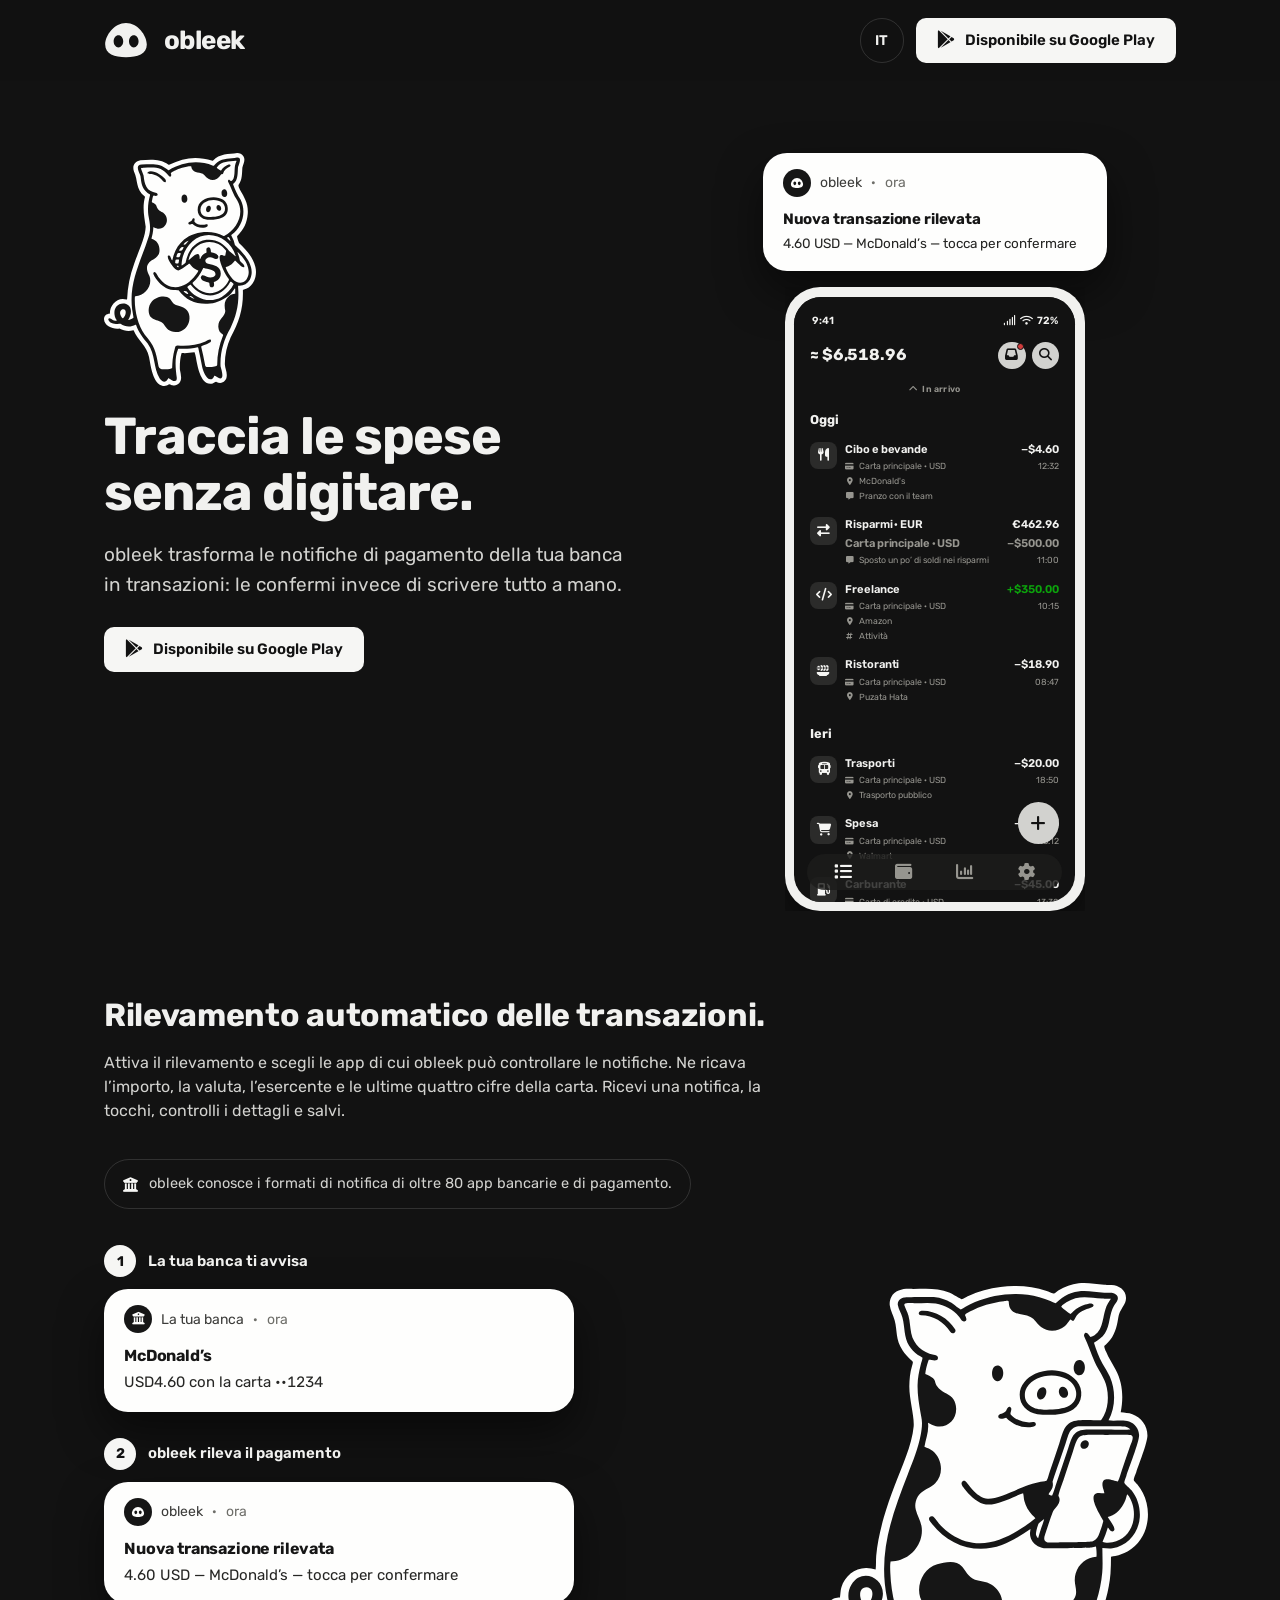
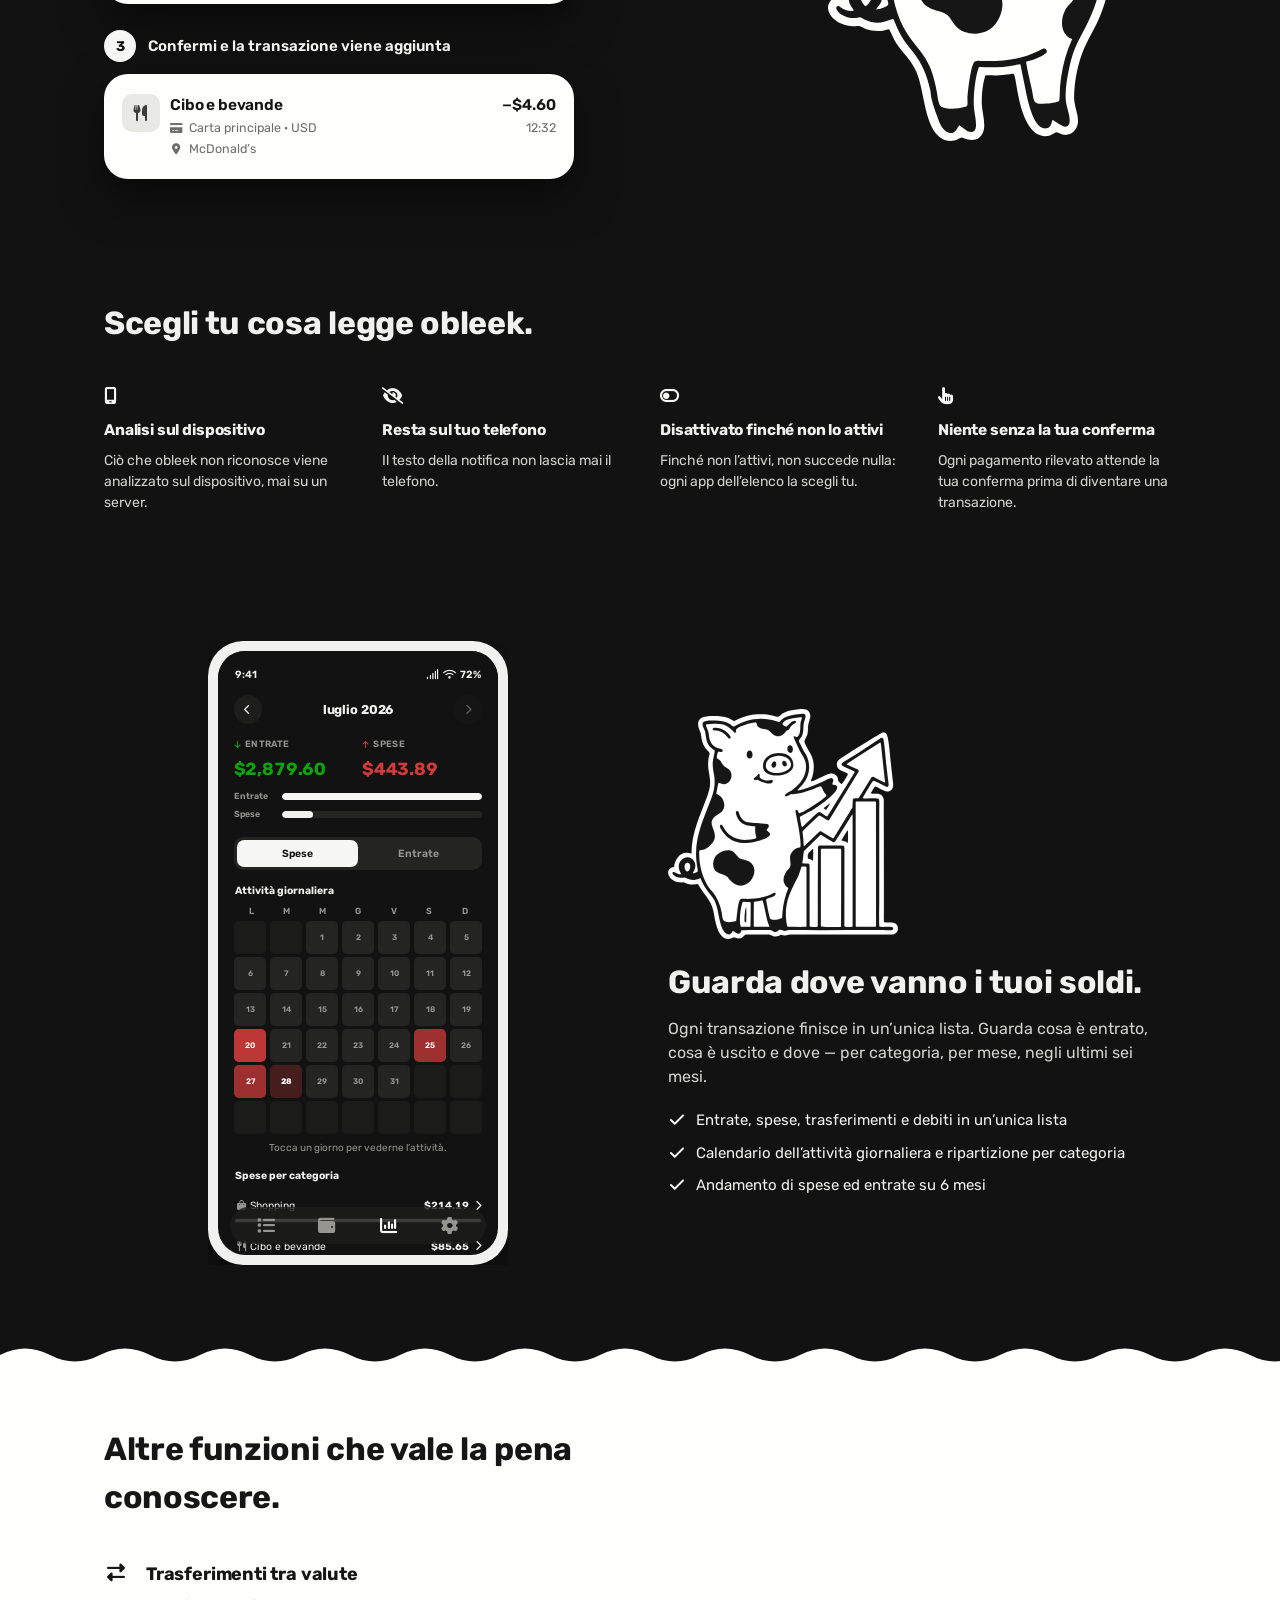
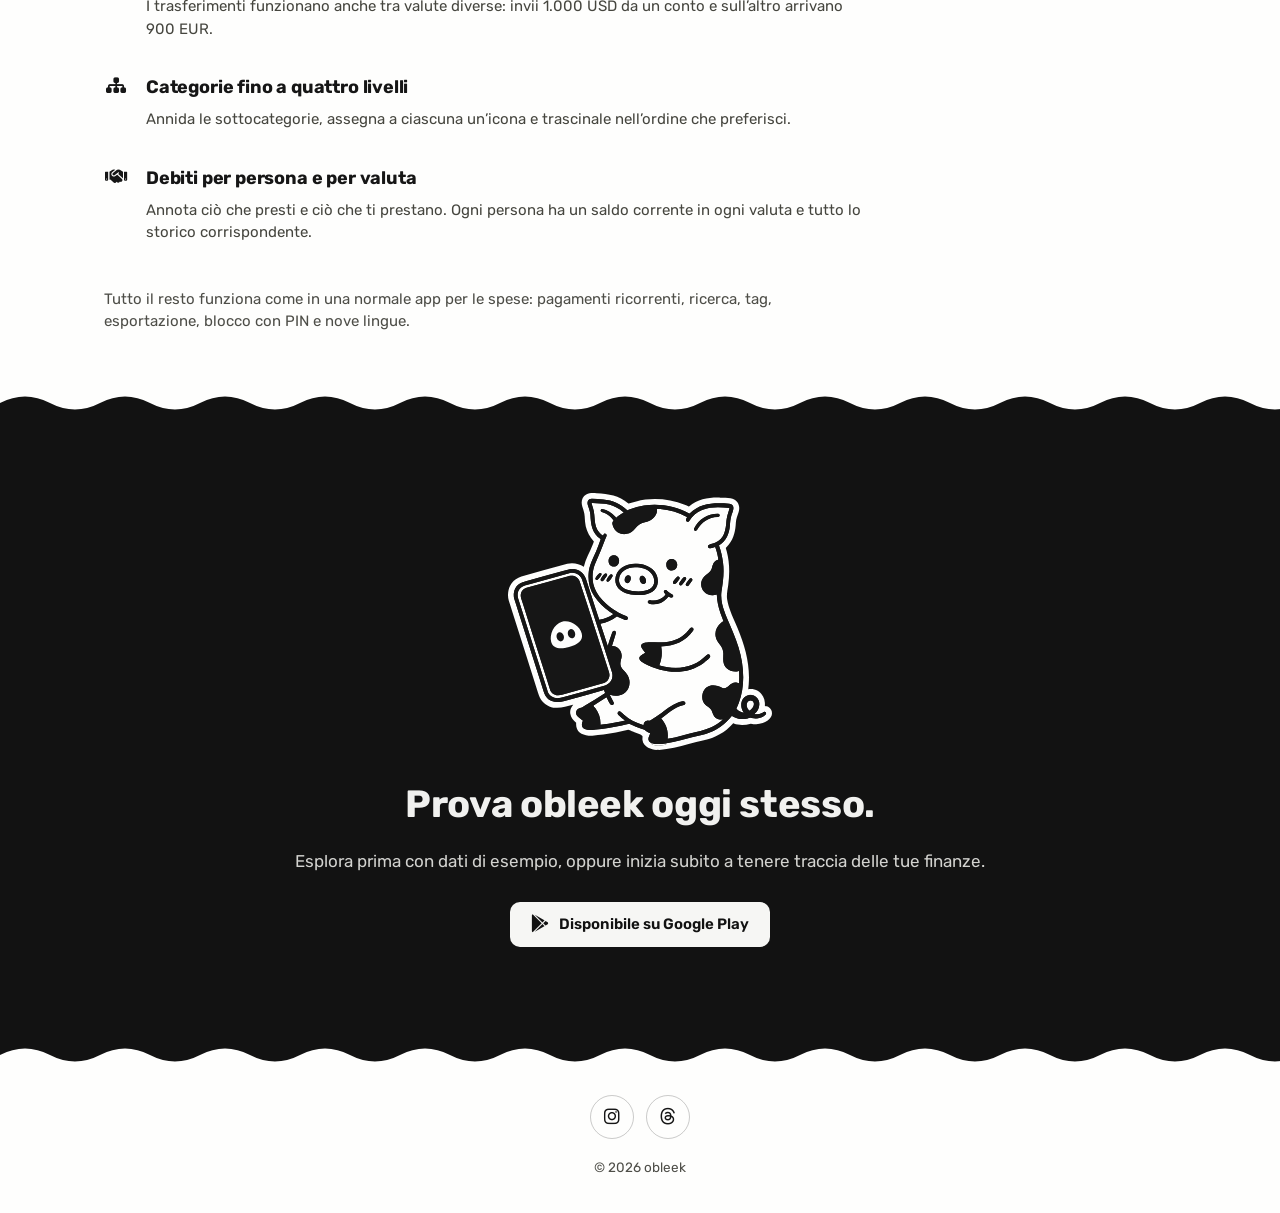
<file: it/index.html>
<!DOCTYPE html>
<html lang="it">
<head>
<meta charset="UTF-8" />
<title>obleek — gestione spese che rileva i tuoi pagamenti</title>
<meta name="description" content="obleek trasforma le notifiche di pagamento della tua banca in transazioni: le confermi invece di scrivere tutto a mano. Spese, entrate, trasferimenti, debiti: tutto il tuo budget in un’unica app." />
<meta name="viewport" content="width=device-width, initial-scale=1" />
<meta name="theme-color" content="#121212" />
<link rel="canonical" href="https://vbrazhnik.github.io/obleek/it/" />

<link rel="alternate" hreflang="en" href="https://vbrazhnik.github.io/obleek/" />
<link rel="alternate" hreflang="cs" href="https://vbrazhnik.github.io/obleek/cs/" />
<link rel="alternate" hreflang="de" href="https://vbrazhnik.github.io/obleek/de/" />
<link rel="alternate" hreflang="es" href="https://vbrazhnik.github.io/obleek/es/" />
<link rel="alternate" hreflang="fr" href="https://vbrazhnik.github.io/obleek/fr/" />
<link rel="alternate" hreflang="it" href="https://vbrazhnik.github.io/obleek/it/" />
<link rel="alternate" hreflang="pl" href="https://vbrazhnik.github.io/obleek/pl/" />
<link rel="alternate" hreflang="pt" href="https://vbrazhnik.github.io/obleek/pt/" />
<link rel="alternate" hreflang="uk" href="https://vbrazhnik.github.io/obleek/uk/" />
<link rel="alternate" hreflang="x-default" href="https://vbrazhnik.github.io/obleek/" />

<link rel="icon" type="image/svg+xml" href="../assets/img/icon-source.svg" />
<link rel="icon" type="image/png" sizes="32x32" href="../assets/img/favicon-32.png" />
<link rel="apple-touch-icon" sizes="180x180" href="../assets/img/apple-touch-icon.png" />

<link rel="preload" href="../assets/fonts/rubik.woff2" as="font" type="font/woff2" crossorigin />
<link rel="stylesheet" href="https://cdnjs.cloudflare.com/ajax/libs/font-awesome/6.5.2/css/all.min.css" />
<link rel="stylesheet" href="../assets/css/style.css" />
<link rel="stylesheet" href="../assets/css/app-mock.css" />

<meta property="og:type" content="website" />
<meta property="og:site_name" content="obleek" />
<meta property="og:title" content="obleek — gestione spese che rileva i tuoi pagamenti" />
<meta property="og:description" content="obleek trasforma le notifiche di pagamento della tua banca in transazioni: le confermi invece di scrivere tutto a mano." />
<meta property="og:url" content="https://vbrazhnik.github.io/obleek/it/" />
<meta property="og:image" content="https://vbrazhnik.github.io/obleek/assets/img/og-image.png" />
<meta property="og:image:width" content="1200" />
<meta property="og:image:height" content="630" />
<meta property="og:locale" content="it_IT" />
<meta name="twitter:card" content="summary_large_image" />
<meta name="twitter:title" content="obleek — gestione spese che rileva i tuoi pagamenti" />
<meta name="twitter:description" content="Rileva i pagamenti dalle notifiche bancarie. Budget, debiti, oltre 160 valute." />
<meta name="twitter:image" content="https://vbrazhnik.github.io/obleek/assets/img/og-image.png" />

<script type="application/ld+json">
{
  "@context": "https://schema.org",
  "@type": "SoftwareApplication",
  "name": "obleek",
  "applicationCategory": "FinanceApplication",
  "operatingSystem": "Android",
  "description": "obleek trasforma le notifiche di pagamento della tua banca in transazioni: le confermi invece di scrivere tutto a mano. Spese, entrate, trasferimenti, debiti: tutto il tuo budget in un’unica app. L’elenco raggruppa i movimenti per giorno e lo storico di ogni conto mostra il saldo dopo ciascuno.",
  "url": "https://vbrazhnik.github.io/obleek/it/",
  "installUrl": "https://play.google.com/store/apps/details?id=com.vbrazhnik.obleek"
}
</script>
</head>
<body>
<a class="skip-link" href="#main">Vai al contenuto</a>

<header class="site-header">
  <div class="wrap">
    <a class="brand" href="#top">
      <span class="brand-mark" aria-hidden="true">
        <svg viewBox="0 0 512 512"><g transform="translate(256 256) scale(1.4) translate(-256 -256)" fill="currentColor"><path d="M256 114C351.545 114 429 214.792 429 293.477C429 372.161 351.545 398.941 256 398.941C160.455 398.941 83.0002 372.161 83 293.477C83 214.792 160.455 114 256 114ZM193.09 215.765C171.12 215.765 153.309 238.545 153.309 266.646C153.309 294.748 171.12 317.529 193.09 317.529C215.06 317.529 232.87 294.748 232.87 266.646C232.87 238.545 215.06 215.765 193.09 215.765ZM320.758 215.765C298.788 215.765 280.978 238.545 280.978 266.646C280.978 294.748 298.788 317.529 320.758 317.529C342.728 317.529 360.539 294.748 360.539 266.646C360.539 238.545 342.728 215.765 320.758 215.765Z"/></g></svg>
      </span>
      obleek
    </a>
    <nav class="site-nav" aria-label="Primary">
      <details class="lang-switch">
        <summary class="lang-switch-btn" aria-label="Lingua">
          <span>IT</span>
        </summary>
        <ul class="lang-switch-menu">
          <li><a href="../">English</a></li>
          <li><a href="../cs/">Čeština</a></li>
          <li><a href="../de/">Deutsch</a></li>
          <li><a href="../es/">Español</a></li>
          <li><a href="../fr/">Français</a></li>
          <li><a href="../it/" aria-current="true">Italiano</a></li>
          <li><a href="../pl/">Polski</a></li>
          <li><a href="../pt/">Português</a></li>
          <li><a href="../uk/">Українська</a></li>
        </ul>
      </details>
      <a class="btn btn-primary" href="https://play.google.com/store/apps/details?id=com.vbrazhnik.obleek&amp;hl=it-IT" rel="noopener">
        <i class="fa-brands fa-google-play" aria-hidden="true"></i>
        <span class="btn-label">Disponibile su Google Play</span>
      </a>
    </nav>
  </div>
</header>

<main id="main">

  <section class="hero" id="top">
    <div class="wrap">
      <div class="hero-copy">
        <img class="hero-mascot" src="../assets/img/mascot-coin.svg" alt="" width="1446" height="2221" />
        <h1>Traccia le spese senza digitare.</h1>
        <p class="lede">obleek trasforma le notifiche di pagamento della tua banca in transazioni: le confermi invece di scrivere tutto a mano.</p>
        <div class="hero-ctas">
          <a class="btn btn-primary" href="https://play.google.com/store/apps/details?id=com.vbrazhnik.obleek&amp;hl=it-IT" rel="noopener">
            <i class="fa-brands fa-google-play" aria-hidden="true"></i>
            Disponibile su Google Play
          </a>
        </div>
      </div>

      <div class="hero-visual">
        <div class="hero-stage">
        <div class="hero-phone">
        <div class="notif hero-notif">
          <div class="notif-head">
            <span class="notif-icon" aria-hidden="true"><svg viewBox="0 0 512 512" fill="currentColor" aria-hidden="true"><path d="M256 114C351.545 114 429 214.792 429 293.477C429 372.161 351.545 398.941 256 398.941C160.455 398.941 83.0002 372.161 83 293.477C83 214.792 160.455 114 256 114ZM193.09 215.765C171.12 215.765 153.309 238.545 153.309 266.646C153.309 294.748 171.12 317.529 193.09 317.529C215.06 317.529 232.87 294.748 232.87 266.646C232.87 238.545 215.06 215.765 193.09 215.765ZM320.758 215.765C298.788 215.765 280.978 238.545 280.978 266.646C280.978 294.748 298.788 317.529 320.758 317.529C342.728 317.529 360.539 294.748 360.539 266.646C360.539 238.545 342.728 215.765 320.758 215.765Z"/></svg></span>
            <span class="notif-app">obleek</span>
            <span class="notif-sep" aria-hidden="true">&#183;</span>
            <span class="notif-time">ora</span>
          </div>
          <p class="notif-title">Nuova transazione rilevata</p>
          <p class="notif-body">4.60 USD — McDonald’s — tocca per confermare</p>
        </div>
        <div class="phone-frame">
        <div class="phone" aria-hidden="true">
          <div class="phone-inner">
            <div class="statusbar"><span>9:41</span><span><i class="fa-solid fa-signal"></i>&nbsp;&nbsp;<i class="fa-solid fa-wifi"></i>&nbsp;&nbsp;72%</span></div>
            <div class="screens">
              <section class="screen active">
                <div class="screen-head">
                  <button type="button" class="header-balance-btn tabular">≈ $6,518.96</button>
                  <div class="screen-head-actions">
                    <button class="icon-btn capture-btn" aria-hidden="true"><i class="fa-solid fa-inbox"></i><span class="capture-dot" aria-hidden="true"></span></button>
                    <button class="icon-btn" aria-hidden="true"><i class="fa-solid fa-magnifying-glass"></i></button>
                  </div>
                </div>
                <div class="future-plans-pull">
                  <span class="future-plans-label"><i class="fa-solid fa-chevron-up"></i> In arrivo</span>
                </div>
                <div class="day-label">Oggi</div>
                <div class="tx-list">
                  <div class="tx-row">
                    <span class="tx-icon"><i class="fa-solid fa-utensils"></i></span>
                    <div class="tx-mid"><div class="name">Cibo e bevande</div><div class="tx-detail"><i class="fa-solid fa-credit-card"></i>Carta principale · USD</div><div class="tx-detail"><i class="fa-solid fa-location-dot"></i>McDonald's</div><div class="tx-detail tx-note"><i class="fa-solid fa-message"></i><span>Pranzo con il team</span></div></div>
                    <div class="tx-amt-wrap"><div class="tx-amt tabular">−$4.60</div><div class="tx-time">12:32</div></div>
                  </div>
                  <div class="tx-row">
                    <span class="tx-icon"><i class="fa-solid fa-right-left"></i></span>
                    <div class="tx-mid">
                      <div class="name">Risparmi · EUR</div>
                      <div class="name tx-from-account">Carta principale · USD</div>
                      <div class="tx-detail tx-note"><i class="fa-solid fa-message"></i><span>Sposto un po’ di soldi nei risparmi</span></div>
                    </div>
                    <div class="tx-amt-wrap">
                      <div class="tx-amt tabular">€462.96</div>
                      <div class="tx-amt tx-amt-sent tabular">−$500.00</div>
                      <div class="tx-time">11:00</div>
                    </div>
                  </div>
                  <div class="tx-row">
                    <span class="tx-icon"><i class="fa-solid fa-code"></i></span>
                    <div class="tx-mid"><div class="name">Freelance</div><div class="tx-detail"><i class="fa-solid fa-credit-card"></i>Carta principale · USD</div><div class="tx-detail"><i class="fa-solid fa-location-dot"></i>Amazon</div><div class="tx-detail"><i class="fa-solid fa-hashtag"></i>Attività</div></div>
                    <div class="tx-amt-wrap"><div class="tx-amt pos tabular">+$350.00</div><div class="tx-time">10:15</div></div>
                  </div>
                  <div class="tx-row">
                    <span class="tx-icon"><i class="fa-solid fa-plate-wheat"></i></span>
                    <div class="tx-mid"><div class="name">Ristoranti</div><div class="tx-detail"><i class="fa-solid fa-credit-card"></i>Carta principale · USD</div><div class="tx-detail"><i class="fa-solid fa-location-dot"></i>Puzata Hata</div></div>
                    <div class="tx-amt-wrap"><div class="tx-amt tabular">−$18.90</div><div class="tx-time">08:47</div></div>
                  </div>
                </div>
                <div class="day-label">Ieri</div>
                <div class="tx-list">
                  <div class="tx-row">
                    <span class="tx-icon"><i class="fa-solid fa-bus"></i></span>
                    <div class="tx-mid"><div class="name">Trasporti</div><div class="tx-detail"><i class="fa-solid fa-credit-card"></i>Carta principale · USD</div><div class="tx-detail"><i class="fa-solid fa-location-dot"></i>Trasporto pubblico</div></div>
                    <div class="tx-amt-wrap"><div class="tx-amt tabular">−$20.00</div><div class="tx-time">18:50</div></div>
                  </div>
                  <div class="tx-row">
                    <span class="tx-icon"><i class="fa-solid fa-cart-shopping"></i></span>
                    <div class="tx-mid"><div class="name">Spesa</div><div class="tx-detail"><i class="fa-solid fa-credit-card"></i>Carta principale · USD</div><div class="tx-detail"><i class="fa-solid fa-location-dot"></i>Walmart</div></div>
                    <div class="tx-amt-wrap"><div class="tx-amt tabular">−$62.15</div><div class="tx-time">16:12</div></div>
                  </div>
                  <div class="tx-row">
                    <span class="tx-icon"><i class="fa-solid fa-gas-pump"></i></span>
                    <div class="tx-mid"><div class="name">Carburante</div><div class="tx-detail"><i class="fa-solid fa-credit-card"></i>Carta di credito · USD</div><div class="tx-detail"><i class="fa-solid fa-location-dot"></i>Shell</div></div>
                    <div class="tx-amt-wrap"><div class="tx-amt tabular">−$45.00</div><div class="tx-time">13:30</div></div>
                  </div>
                  <div class="tx-row">
                    <span class="tx-icon"><i class="fa-solid fa-percent"></i></span>
                    <div class="tx-mid"><div class="name">Dividendi</div><div class="tx-detail"><i class="fa-solid fa-credit-card"></i>Risparmi · EUR</div><div class="tx-detail"><i class="fa-solid fa-location-dot"></i>Vanguard</div></div>
                    <div class="tx-amt-wrap"><div class="tx-amt pos tabular">+€120.00</div><div class="tx-time">09:00</div></div>
                  </div>
                </div>
              </section>
            </div>
            <nav class="tabbar">
              <button class="tab active"><i class="fa-solid fa-list"></i><span>Transazioni</span></button>
              <button class="tab"><i class="fa-solid fa-wallet"></i><span>Conti</span></button>
              <button class="tab"><i class="fa-solid fa-chart-column"></i><span>Analisi</span></button>
              <button class="tab"><i class="fa-solid fa-gear"></i><span>Impostazioni</span></button>
            </nav>
            <button class="fab" aria-hidden="true"><i class="fa-solid fa-plus"></i></button>
          </div>
        </div>
        </div>
        </div>
        </div>
      </div>
    </div>
  </section>

  <section class="flow" id="detection">
    <div class="wrap">
      <div class="section-head">
        <h2>Rilevamento automatico delle transazioni.</h2>
        <p>Attiva il rilevamento e scegli le app di cui obleek può controllare le notifiche. Ne ricava l’importo, la valuta, l’esercente e le ultime quattro cifre della carta. Ricevi una notifica, la tocchi, controlli i dettagli e salvi.</p>
      </div>
      <p class="flow-note"><i class="fa-solid fa-building-columns" aria-hidden="true"></i>obleek conosce i formati di notifica di oltre 80 app bancarie e di pagamento.</p>

      <div class="flow-grid">
        <ol class="flow-steps">
          <li class="flow-step">
            <div class="flow-step-head">
              <span class="flow-step-num" aria-hidden="true">1</span>
              <span class="flow-step-label">La tua banca ti avvisa</span>
            </div>
            <div class="notif">
              <div class="notif-head">
                <span class="notif-icon" aria-hidden="true"><i class="fa-solid fa-building-columns"></i></span>
                <span class="notif-app">La tua banca</span>
                <span class="notif-sep" aria-hidden="true">&#183;</span>
                <span class="notif-time">ora</span>
              </div>
              <p class="notif-title">McDonald’s</p>
              <p class="notif-body tabular">USD4.60 con la carta ••1234</p>
            </div>
          </li>

          <li class="flow-step">
            <div class="flow-step-head">
              <span class="flow-step-num" aria-hidden="true">2</span>
              <span class="flow-step-label">obleek rileva il pagamento</span>
            </div>
            <div class="notif">
              <div class="notif-head">
                <span class="notif-icon" aria-hidden="true"><svg viewBox="0 0 512 512" fill="currentColor" aria-hidden="true"><path d="M256 114C351.545 114 429 214.792 429 293.477C429 372.161 351.545 398.941 256 398.941C160.455 398.941 83.0002 372.161 83 293.477C83 214.792 160.455 114 256 114ZM193.09 215.765C171.12 215.765 153.309 238.545 153.309 266.646C153.309 294.748 171.12 317.529 193.09 317.529C215.06 317.529 232.87 294.748 232.87 266.646C232.87 238.545 215.06 215.765 193.09 215.765ZM320.758 215.765C298.788 215.765 280.978 238.545 280.978 266.646C280.978 294.748 298.788 317.529 320.758 317.529C342.728 317.529 360.539 294.748 360.539 266.646C360.539 238.545 342.728 215.765 320.758 215.765Z"/></svg></span>
                <span class="notif-app">obleek</span>
                <span class="notif-sep" aria-hidden="true">&#183;</span>
                <span class="notif-time">ora</span>
              </div>
              <p class="notif-title">Nuova transazione rilevata</p>
              <p class="notif-body">4.60 USD — McDonald’s — tocca per confermare</p>
            </div>
          </li>

          <li class="flow-step">
            <div class="flow-step-head">
              <span class="flow-step-num" aria-hidden="true">3</span>
              <span class="flow-step-label">Confermi e la transazione viene aggiunta</span>
            </div>
            <div class="tx-card">
              <div class="tx-row">
                <span class="tx-icon" aria-hidden="true"><i class="fa-solid fa-utensils"></i></span>
                <div class="tx-mid">
                  <div class="name">Cibo e bevande</div>
                  <div class="tx-detail"><i class="fa-solid fa-credit-card" aria-hidden="true"></i>Carta principale &#183; USD</div>
                  <div class="tx-detail"><i class="fa-solid fa-location-dot" aria-hidden="true"></i>McDonald’s</div>
                </div>
                <div class="tx-amt-wrap"><div class="tx-amt tabular">&minus;$4.60</div><div class="tx-time">12:32</div></div>
              </div>
            </div>
          </li>
        </ol>

        <div class="flow-mascot">
          <img src="../assets/img/mascot-phone.svg" alt="" width="1495" height="2139" loading="lazy" />
        </div>
      </div>
    </div>
  </section>

  <section class="trust">
    <div class="wrap">
      <div class="section-head">
        <h2>Scegli tu cosa legge obleek.</h2>
      </div>
      <div class="trust-grid">
        <div class="trust-card">
          <div class="trust-card-icon"><i class="fa-solid fa-mobile-screen" aria-hidden="true"></i></div>
          <h3>Analisi sul dispositivo</h3>
          <p>Ciò che obleek non riconosce viene analizzato sul dispositivo, mai su un server.</p>
        </div>
        <div class="trust-card">
          <div class="trust-card-icon"><i class="fa-solid fa-eye-slash" aria-hidden="true"></i></div>
          <h3>Resta sul tuo telefono</h3>
          <p>Il testo della notifica non lascia mai il telefono.</p>
        </div>
        <div class="trust-card">
          <div class="trust-card-icon"><i class="fa-solid fa-toggle-off" aria-hidden="true"></i></div>
          <h3>Disattivato finché non lo attivi</h3>
          <p>Finché non l’attivi, non succede nulla: ogni app dell’elenco la scegli tu.</p>
        </div>
        <div class="trust-card">
          <div class="trust-card-icon"><i class="fa-solid fa-hand-pointer" aria-hidden="true"></i></div>
          <h3>Niente senza la tua conferma</h3>
          <p>Ogni pagamento rilevato attende la tua conferma prima di diventare una transazione.</p>
        </div>
      </div>
    </div>
  </section>

  <div id="features">

  <section class="feature reverse">
    <div class="wrap">
      <div class="feature-copy">
        <img class="feature-mascot" src="../assets/img/mascot-chart.svg" alt="" width="2166" height="2166" loading="lazy" />
        <h2>Guarda dove vanno i tuoi soldi.</h2>
        <p>Ogni transazione finisce in un’unica lista. Guarda cosa è entrato, cosa è uscito e dove — per categoria, per mese, negli ultimi sei mesi.</p>
        <ul class="feature-list">
          <li><svg viewBox="0 0 24 24" fill="none" stroke="currentColor" stroke-width="2.5" stroke-linecap="round" stroke-linejoin="round"><path d="M20 6L9 17l-5-5"/></svg>Entrate, spese, trasferimenti e debiti in un’unica lista</li>
          <li><svg viewBox="0 0 24 24" fill="none" stroke="currentColor" stroke-width="2.5" stroke-linecap="round" stroke-linejoin="round"><path d="M20 6L9 17l-5-5"/></svg>Calendario dell’attività giornaliera e ripartizione per categoria</li>
          <li><svg viewBox="0 0 24 24" fill="none" stroke="currentColor" stroke-width="2.5" stroke-linecap="round" stroke-linejoin="round"><path d="M20 6L9 17l-5-5"/></svg>Andamento di spese ed entrate su 6 mesi</li>
        </ul>
      </div>
      <div class="feature-visual">
        <div class="phone-frame">
        <div class="phone" aria-hidden="true">
          <div class="phone-inner">
            <div class="statusbar"><span>9:41</span><span><i class="fa-solid fa-signal"></i>&nbsp;&nbsp;<i class="fa-solid fa-wifi"></i>&nbsp;&nbsp;72%</span></div>
            <div class="screens">
              <section class="screen active">
            <div class="screen-head">
              <div class="month-nav">
                <button type="button" class="month-nav-btn" data-dash-month-prev="" aria-label="Mese precedente">
                  <i class="fa-solid fa-chevron-left"></i>
                </button>
                <span class="month-label" data-dash-month-pill="">luglio 2026</span>
                <button type="button" class="month-nav-btn" data-dash-month-next="" aria-label="Mese successivo" disabled="">
                  <i class="fa-solid fa-chevron-right"></i>
                </button>
              </div>
            </div>

            <div class="stat-row">
              <div class="stat-tile income">
                <div class="k"><i class="fa-solid fa-arrow-down"></i>Entrate</div>
                <div class="v tabular" data-dash-income="">$2,879.60</div>
              </div>
              <div class="stat-tile expense">
                <div class="k"><i class="fa-solid fa-arrow-up"></i>Spese</div>
                <div class="v tabular" data-dash-expense="">$443.89</div>
              </div>
            </div>

            <div class="io-compare">
              <div class="io-bar-row">
                <span class="io-bar-label">Entrate</span>
                <div class="io-bar-track"><span class="io-bar income" data-dash-io-income-bar="" style="width: 100%;"></span></div>
              </div>
              <div class="io-bar-row">
                <span class="io-bar-label">Spese</span>
                <div class="io-bar-track"><span class="io-bar" data-dash-io-expense-bar="" style="width: 15.415%;"></span></div>
              </div>
            </div>

            <div class="segmented" data-dash-kind-toggle="">
              <button type="button" data-dash-kind="expense" class="active">Spese</button>
              <button type="button" data-dash-kind="income">Entrate</button>
            </div>

            <div class="section-title">Attività giornaliera</div>

            

            <div data-kind-section="expense">
              <div class="cal-weekdays"><span>L</span><span>M</span><span>M</span><span>G</span><span>V</span><span>S</span><span>D</span></div>
              <div class="heat-grid" data-dash-heat-grid-expense=""><span class="heat-day-blank" aria-hidden="true"></span><span class="heat-day-blank" aria-hidden="true"></span><button type="button" class="heat-day" data-heat-date="2026-07-01" style="background:var(--surface-2)"><span class="heat-day-num" style="color:var(--muted);font-weight:600">1</span></button><button type="button" class="heat-day" data-heat-date="2026-07-02" style="background:var(--surface-2)"><span class="heat-day-num" style="color:var(--muted);font-weight:600">2</span></button><button type="button" class="heat-day" data-heat-date="2026-07-03" style="background:var(--surface-2)"><span class="heat-day-num" style="color:var(--muted);font-weight:600">3</span></button><button type="button" class="heat-day" data-heat-date="2026-07-04" style="background:var(--surface-2)"><span class="heat-day-num" style="color:var(--muted);font-weight:600">4</span></button><button type="button" class="heat-day" data-heat-date="2026-07-05" style="background:var(--surface-2)"><span class="heat-day-num" style="color:var(--muted);font-weight:600">5</span></button><button type="button" class="heat-day" data-heat-date="2026-07-06" style="background:var(--surface-2)"><span class="heat-day-num" style="color:var(--muted);font-weight:600">6</span></button><button type="button" class="heat-day" data-heat-date="2026-07-07" style="background:var(--surface-2)"><span class="heat-day-num" style="color:var(--muted);font-weight:600">7</span></button><button type="button" class="heat-day" data-heat-date="2026-07-08" style="background:var(--surface-2)"><span class="heat-day-num" style="color:var(--muted);font-weight:600">8</span></button><button type="button" class="heat-day" data-heat-date="2026-07-09" style="background:var(--surface-2)"><span class="heat-day-num" style="color:var(--muted);font-weight:600">9</span></button><button type="button" class="heat-day" data-heat-date="2026-07-10" style="background:var(--surface-2)"><span class="heat-day-num" style="color:var(--muted);font-weight:600">10</span></button><button type="button" class="heat-day" data-heat-date="2026-07-11" style="background:var(--surface-2)"><span class="heat-day-num" style="color:var(--muted);font-weight:600">11</span></button><button type="button" class="heat-day" data-heat-date="2026-07-12" style="background:var(--surface-2)"><span class="heat-day-num" style="color:var(--muted);font-weight:600">12</span></button><button type="button" class="heat-day" data-heat-date="2026-07-13" style="background:var(--surface-2)"><span class="heat-day-num" style="color:var(--muted);font-weight:600">13</span></button><button type="button" class="heat-day" data-heat-date="2026-07-14" style="background:var(--surface-2)"><span class="heat-day-num" style="color:var(--muted);font-weight:600">14</span></button><button type="button" class="heat-day" data-heat-date="2026-07-15" style="background:var(--surface-2)"><span class="heat-day-num" style="color:var(--muted);font-weight:600">15</span></button><button type="button" class="heat-day" data-heat-date="2026-07-16" style="background:var(--surface-2)"><span class="heat-day-num" style="color:var(--muted);font-weight:600">16</span></button><button type="button" class="heat-day" data-heat-date="2026-07-17" style="background:var(--surface-2)"><span class="heat-day-num" style="color:var(--muted);font-weight:600">17</span></button><button type="button" class="heat-day" data-heat-date="2026-07-18" style="background:var(--surface-2)"><span class="heat-day-num" style="color:var(--muted);font-weight:600">18</span></button><button type="button" class="heat-day" data-heat-date="2026-07-19" style="background:var(--surface-2)"><span class="heat-day-num" style="color:var(--muted);font-weight:600">19</span></button><button type="button" class="heat-day" data-heat-date="2026-07-20" style="background:rgba(208,59,59,0.90)"><span class="heat-day-num" style="color:#fff;font-weight:600">20</span></button><button type="button" class="heat-day" data-heat-date="2026-07-21" style="background:var(--surface-2)"><span class="heat-day-num" style="color:var(--muted);font-weight:600">21</span></button><button type="button" class="heat-day" data-heat-date="2026-07-22" style="background:var(--surface-2)"><span class="heat-day-num" style="color:var(--muted);font-weight:600">22</span></button><button type="button" class="heat-day" data-heat-date="2026-07-23" style="background:var(--surface-2)"><span class="heat-day-num" style="color:var(--muted);font-weight:600">23</span></button><button type="button" class="heat-day" data-heat-date="2026-07-24" style="background:var(--surface-2)"><span class="heat-day-num" style="color:var(--muted);font-weight:600">24</span></button><button type="button" class="heat-day" data-heat-date="2026-07-25" style="background:rgba(208,59,59,0.74)"><span class="heat-day-num" style="color:#fff;font-weight:600">25</span></button><button type="button" class="heat-day" data-heat-date="2026-07-26" style="background:var(--surface-2)"><span class="heat-day-num" style="color:var(--muted);font-weight:600">26</span></button><button type="button" class="heat-day" data-heat-date="2026-07-27" style="background:rgba(208,59,59,0.73)"><span class="heat-day-num" style="color:#fff;font-weight:600">27</span></button><button type="button" class="heat-day today" data-heat-date="2026-07-28" style="background:rgba(208,59,59,0.27)"><span class="heat-day-num" style="color:var(--ink);font-weight:800">28</span></button><button type="button" class="heat-day" data-heat-date="2026-07-29" style="background:var(--surface-2)"><span class="heat-day-num" style="color:var(--muted);font-weight:600">29</span></button><button type="button" class="heat-day" data-heat-date="2026-07-30" style="background:var(--surface-2)"><span class="heat-day-num" style="color:var(--muted);font-weight:600">30</span></button><button type="button" class="heat-day" data-heat-date="2026-07-31" style="background:var(--surface-2)"><span class="heat-day-num" style="color:var(--muted);font-weight:600">31</span></button><span class="heat-day-blank" aria-hidden="true"></span><span class="heat-day-blank" aria-hidden="true"></span><span class="heat-day-blank" aria-hidden="true"></span><span class="heat-day-blank" aria-hidden="true"></span><span class="heat-day-blank" aria-hidden="true"></span><span class="heat-day-blank" aria-hidden="true"></span><span class="heat-day-blank" aria-hidden="true"></span><span class="heat-day-blank" aria-hidden="true"></span><span class="heat-day-blank" aria-hidden="true"></span></div>
            </div>

            <div class="heat-detail" data-dash-heat-detail=""><p class="heat-detail-empty">Tocca un giorno per vederne l’attività.</p></div>

            <div data-kind-section="expense">
              <div class="section-title">Spese per categoria</div>
              <div data-dash-category-list=""><div class="cat-row drillable" data-cat-drill="Shopping"><div class="cat-head"><span class="name"><span class="cat-icon"><i class="fa-solid fa-bag-shopping"></i></span>Shopping</span><span class="cat-right"><span class="nums tabular"><b>$214.19</b></span><i class="fa-solid fa-chevron-right"></i></span></div><div class="cat-track"><span style="width:100%"></span></div></div><div class="cat-row drillable" data-cat-drill="Food &amp; drink"><div class="cat-head"><span class="name"><span class="cat-icon"><i class="fa-solid fa-utensils"></i></span>Cibo e bevande</span><span class="cat-right"><span class="nums tabular"><b>$85.65</b></span><i class="fa-solid fa-chevron-right"></i></span></div><div class="cat-track"><span style="width:39.9878612446893%"></span></div></div><div class="cat-row drillable" data-cat-drill="Transport"><div class="cat-head"><span class="name"><span class="cat-icon"><i class="fa-solid fa-bus"></i></span>Trasporti</span><span class="cat-right"><span class="nums tabular"><b>$67.75</b></span><i class="fa-solid fa-chevron-right"></i></span></div><div class="cat-track"><span style="width:31.63079508847285%"></span></div></div><div class="cat-row drillable" data-cat-drill="Housing"><div class="cat-head"><span class="name"><span class="cat-icon"><i class="fa-solid fa-house"></i></span>Casa</span><span class="cat-right"><span class="nums tabular"><b>$41.30</b></span><i class="fa-solid fa-chevron-right"></i></span></div><div class="cat-track"><span style="width:19.281945935851347%"></span></div></div><div class="cat-row"><div class="cat-head"><span class="name"><span class="cat-icon"><i class="fa-solid fa-gift"></i></span>Regali</span><span class="cat-right"><span class="nums tabular"><b>$35.00</b></span></span></div><div class="cat-track"><span style="width:16.340632149026565%"></span></div></div><div class="cat-row drillable" data-cat-drill="Health"><div class="cat-head"><span class="name"><span class="cat-icon"><i class="fa-solid fa-heart-pulse"></i></span>Salute</span><span class="cat-right"><span class="nums tabular"><b>$0.00</b></span><i class="fa-solid fa-chevron-right"></i></span></div><div class="cat-track"><span style="width:0%"></span></div></div><div class="cat-row"><div class="cat-head"><span class="name"><span class="cat-icon"><i class="fa-solid fa-shield"></i></span>Assicurazione</span><span class="cat-right"><span class="nums tabular"><b>$0.00</b></span></span></div><div class="cat-track"><span style="width:0%"></span></div></div><div class="cat-row drillable" data-cat-drill="Entertainment"><div class="cat-head"><span class="name"><span class="cat-icon"><i class="fa-solid fa-film"></i></span>Intrattenimento</span><span class="cat-right"><span class="nums tabular"><b>$0.00</b></span><i class="fa-solid fa-chevron-right"></i></span></div><div class="cat-track"><span style="width:0%"></span></div></div><div class="cat-row"><div class="cat-head"><span class="name"><span class="cat-icon"><i class="fa-solid fa-spa"></i></span>Cura personale</span><span class="cat-right"><span class="nums tabular"><b>$0.00</b></span></span></div><div class="cat-track"><span style="width:0%"></span></div></div><div class="cat-row"><div class="cat-head"><span class="name"><span class="cat-icon"><i class="fa-solid fa-graduation-cap"></i></span>Istruzione</span><span class="cat-right"><span class="nums tabular"><b>$0.00</b></span></span></div><div class="cat-track"><span style="width:0%"></span></div></div><div class="cat-row"><div class="cat-head"><span class="name"><span class="cat-icon"><i class="fa-solid fa-suitcase-rolling"></i></span>Viaggi</span><span class="cat-right"><span class="nums tabular"><b>$0.00</b></span></span></div><div class="cat-track"><span style="width:0%"></span></div></div><div class="cat-row drillable" data-cat-drill="Family"><div class="cat-head"><span class="name"><span class="cat-icon"><i class="fa-solid fa-users"></i></span>Famiglia</span><span class="cat-right"><span class="nums tabular"><b>$0.00</b></span><i class="fa-solid fa-chevron-right"></i></span></div><div class="cat-track"><span style="width:0%"></span></div></div><div class="cat-row"><div class="cat-head"><span class="name"><span class="cat-icon"><i class="fa-solid fa-paw"></i></span>Animali domestici</span><span class="cat-right"><span class="nums tabular"><b>$0.00</b></span></span></div><div class="cat-track"><span style="width:0%"></span></div></div><div class="cat-row"><div class="cat-head"><span class="name"><span class="cat-icon"><i class="fa-solid fa-heart"></i></span>Donazioni</span><span class="cat-right"><span class="nums tabular"><b>$0.00</b></span></span></div><div class="cat-track"><span style="width:0%"></span></div></div><div class="cat-row"><div class="cat-head"><span class="name"><span class="cat-icon"><i class="fa-solid fa-tag"></i></span>Altro</span><span class="cat-right"><span class="nums tabular"><b>$0.00</b></span></span></div><div class="cat-track"><span style="width:0%"></span></div></div></div>
            </div>

            

            

            <div data-kind-section="expense">
              <div class="section-title">Spese, ultimi 6 mesi</div>
              <div class="trend" data-dash-trend=""><div class="bar"><div class="col" style="height:40px"></div><span class="m">feb</span></div><div class="bar"><div class="col" style="height:51px"></div><span class="m">mar</span></div><div class="bar"><div class="col" style="height:32px"></div><span class="m">apr</span></div><div class="bar"><div class="col" style="height:58px"></div><span class="m">mag</span></div><div class="bar"><div class="col" style="height:44px"></div><span class="m">giu</span></div><div class="bar now"><div class="col" style="height:20px"></div><span class="m">lug</span></div></div>
            </div>
          
              </section>
            </div>
            <nav class="tabbar">
              <button class="tab"><i class="fa-solid fa-list"></i><span>Transazioni</span></button>
              <button class="tab"><i class="fa-solid fa-wallet"></i><span>Conti</span></button>
              <button class="tab active"><i class="fa-solid fa-chart-column"></i><span>Analisi</span></button>
              <button class="tab"><i class="fa-solid fa-gear"></i><span>Impostazioni</span></button>
            </nav>
          </div>
        </div>
        </div>
      </div>
    </div>
  </section>



  </div>

  <section class="highlights">
    <svg class="band-wave" width="100%" height="30" aria-hidden="true" preserveAspectRatio="none">
      <pattern id="band-scallop-light" width="100" height="30" patternUnits="userSpaceOnUse">
        <path d="M 0,15 q 25,-13 50,0 q 25,13 50,0 L 100,30 L 0,30 Z" />
      </pattern>
      <rect width="100%" height="30" fill="url(#band-scallop-light)" />
    </svg>
    <div class="wrap">
      <div class="section-head">
        <h2>Altre funzioni che vale la pena conoscere.</h2>
      </div>
      <ul class="unique-list">
        <li class="unique-item">
          <span class="unique-icon" aria-hidden="true"><i class="fa-solid fa-right-left"></i></span>
          <div>
            <h3>Trasferimenti tra valute</h3>
            <p>I trasferimenti funzionano anche tra valute diverse: invii 1.000 USD da un conto e sull’altro arrivano 900 EUR.</p>
          </div>
        </li>
        <li class="unique-item">
          <span class="unique-icon" aria-hidden="true"><i class="fa-solid fa-sitemap"></i></span>
          <div>
            <h3>Categorie fino a quattro livelli</h3>
            <p>Annida le sottocategorie, assegna a ciascuna un’icona e trascinale nell’ordine che preferisci.</p>
          </div>
        </li>
        <li class="unique-item">
          <span class="unique-icon" aria-hidden="true"><i class="fa-solid fa-handshake"></i></span>
          <div>
            <h3>Debiti per persona e per valuta</h3>
            <p>Annota ciò che presti e ciò che ti prestano. Ogni persona ha un saldo corrente in ogni valuta e tutto lo storico corrispondente.</p>
          </div>
        </li>
      </ul>
      <p class="unique-rest">Tutto il resto funziona come in una normale app per le spese: pagamenti ricorrenti, ricerca, tag, esportazione, blocco con PIN e nove lingue.</p>
    </div>
  </section>

  <section class="final-cta">
    <svg class="band-wave" width="100%" height="30" aria-hidden="true" preserveAspectRatio="none">
      <pattern id="band-scallop-dark" width="100" height="30" patternUnits="userSpaceOnUse">
        <path d="M 0,15 q 25,-13 50,0 q 25,13 50,0 L 100,30 L 0,30 Z" />
      </pattern>
      <rect width="100%" height="30" fill="url(#band-scallop-dark)" />
    </svg>
    <div class="wrap">
      <img class="cta-mascot" src="../assets/img/mascot-app.svg" alt="" width="1883" height="1834" loading="lazy" />
      <h2>Prova obleek oggi stesso.</h2>
      <p>Esplora prima con dati di esempio, oppure inizia subito a tenere traccia delle tue finanze.</p>
      <div class="hero-ctas">
        <a class="btn btn-primary" href="https://play.google.com/store/apps/details?id=com.vbrazhnik.obleek&amp;hl=it-IT" rel="noopener">
          <i class="fa-brands fa-google-play" aria-hidden="true"></i>
          Disponibile su Google Play
        </a>
      </div>
    </div>
  </section>

</main>

<footer class="site-footer">
  <svg class="band-wave" width="100%" height="30" aria-hidden="true" preserveAspectRatio="none">
    <pattern id="band-scallop-foot" width="100" height="30" patternUnits="userSpaceOnUse">
      <path d="M 0,15 q 25,-13 50,0 q 25,13 50,0 L 100,30 L 0,30 Z" />
    </pattern>
    <rect width="100%" height="30" fill="url(#band-scallop-foot)" />
  </svg>
  <div class="wrap">
    <ul class="social-links">
      <li><a href="https://www.instagram.com/obleek.app/" rel="me noopener" aria-label="Instagram"><i class="fa-brands fa-instagram" aria-hidden="true"></i></a></li>
      <li><a href="https://www.threads.com/@obleek.app" rel="me noopener" aria-label="Threads"><i class="fa-brands fa-threads" aria-hidden="true"></i></a></li>
    </ul>
    <p>© 2026 obleek</p>
  </div>
</footer>

<script>
  (function () {
    var PHONE_WIDTH = 375;
    function scalePhones() {
      document.querySelectorAll(".phone-frame").forEach(function (frame) {
        var phone = frame.querySelector(".phone");
        if (!phone) return;
        phone.style.zoom = frame.clientWidth / PHONE_WIDTH;
      });
    }
    scalePhones();
    window.addEventListener("resize", scalePhones);
  })();

  (function () {
    var langSwitch = document.querySelector(".lang-switch");
    if (!langSwitch) return;
    document.addEventListener("click", function (event) {
      if (langSwitch.open && !langSwitch.contains(event.target)) {
        langSwitch.open = false;
      }
    });
  })();
</script>
</body>
</html>
</file>
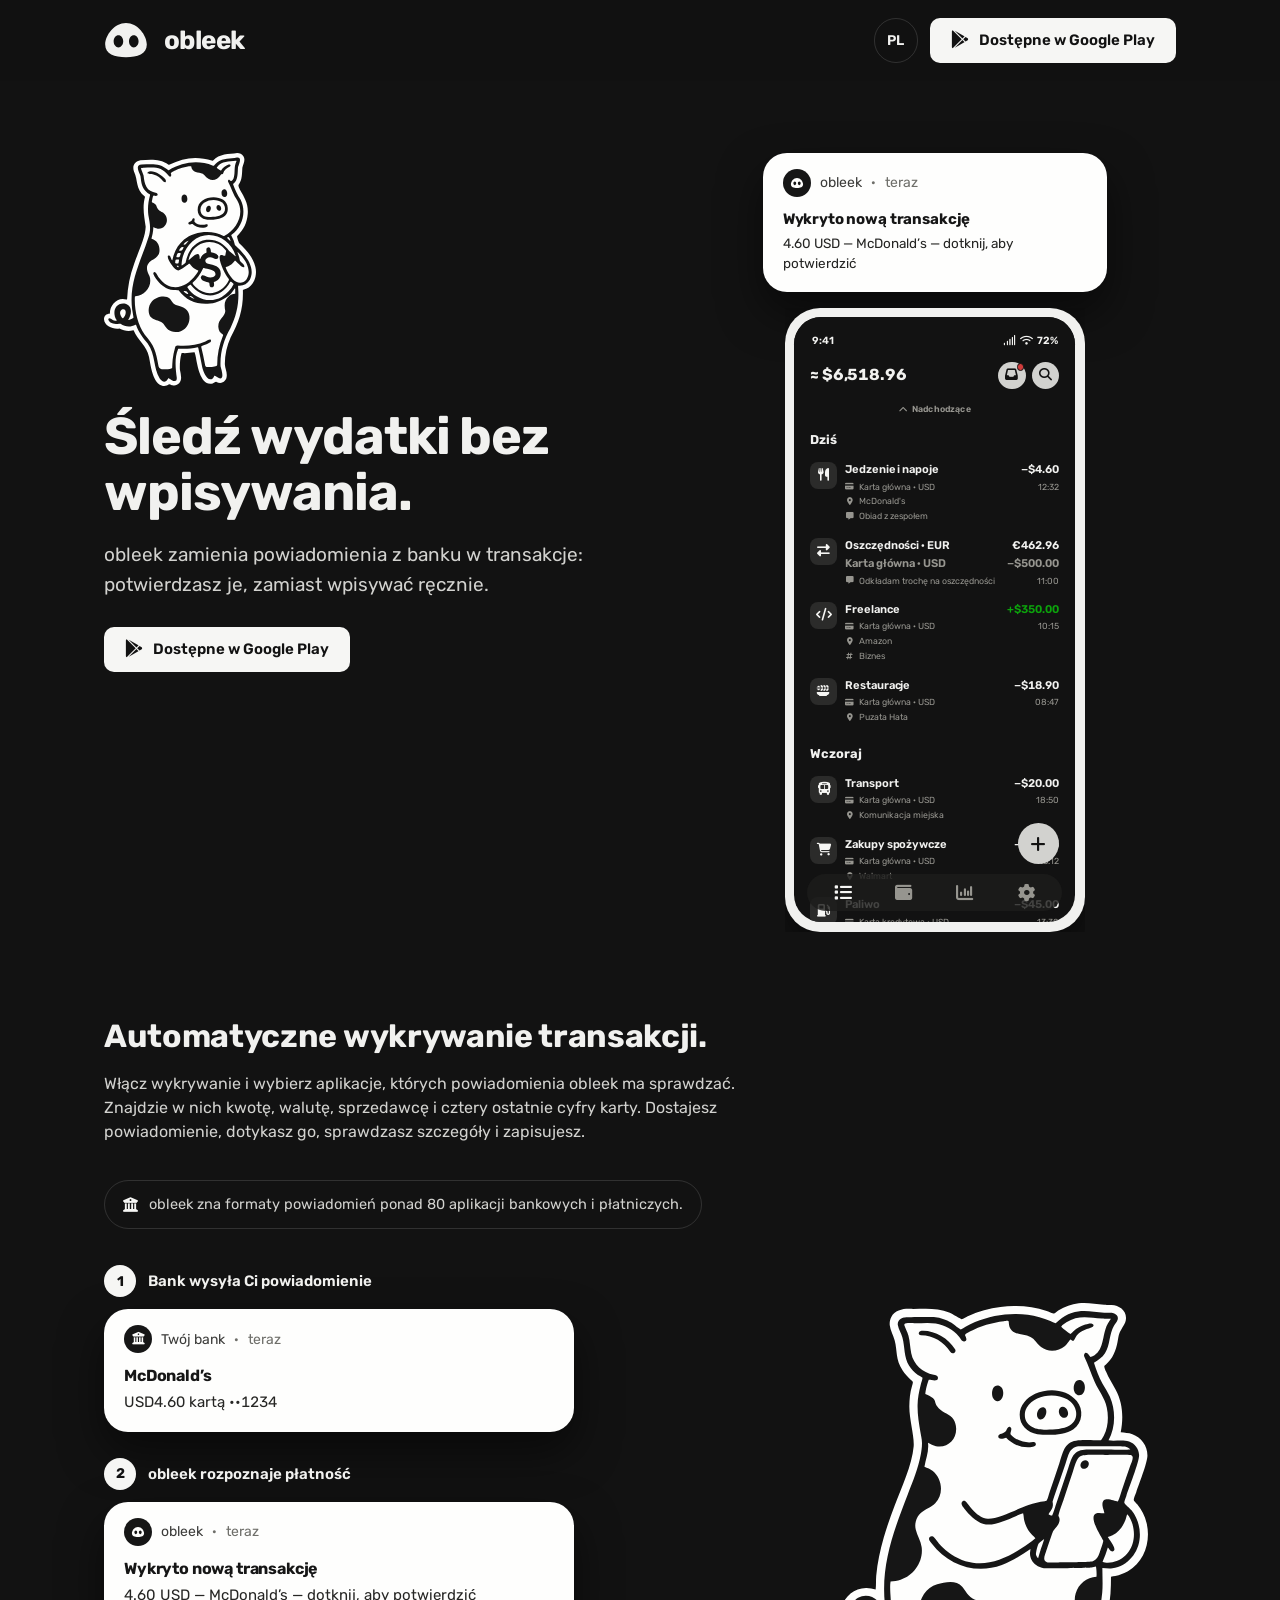
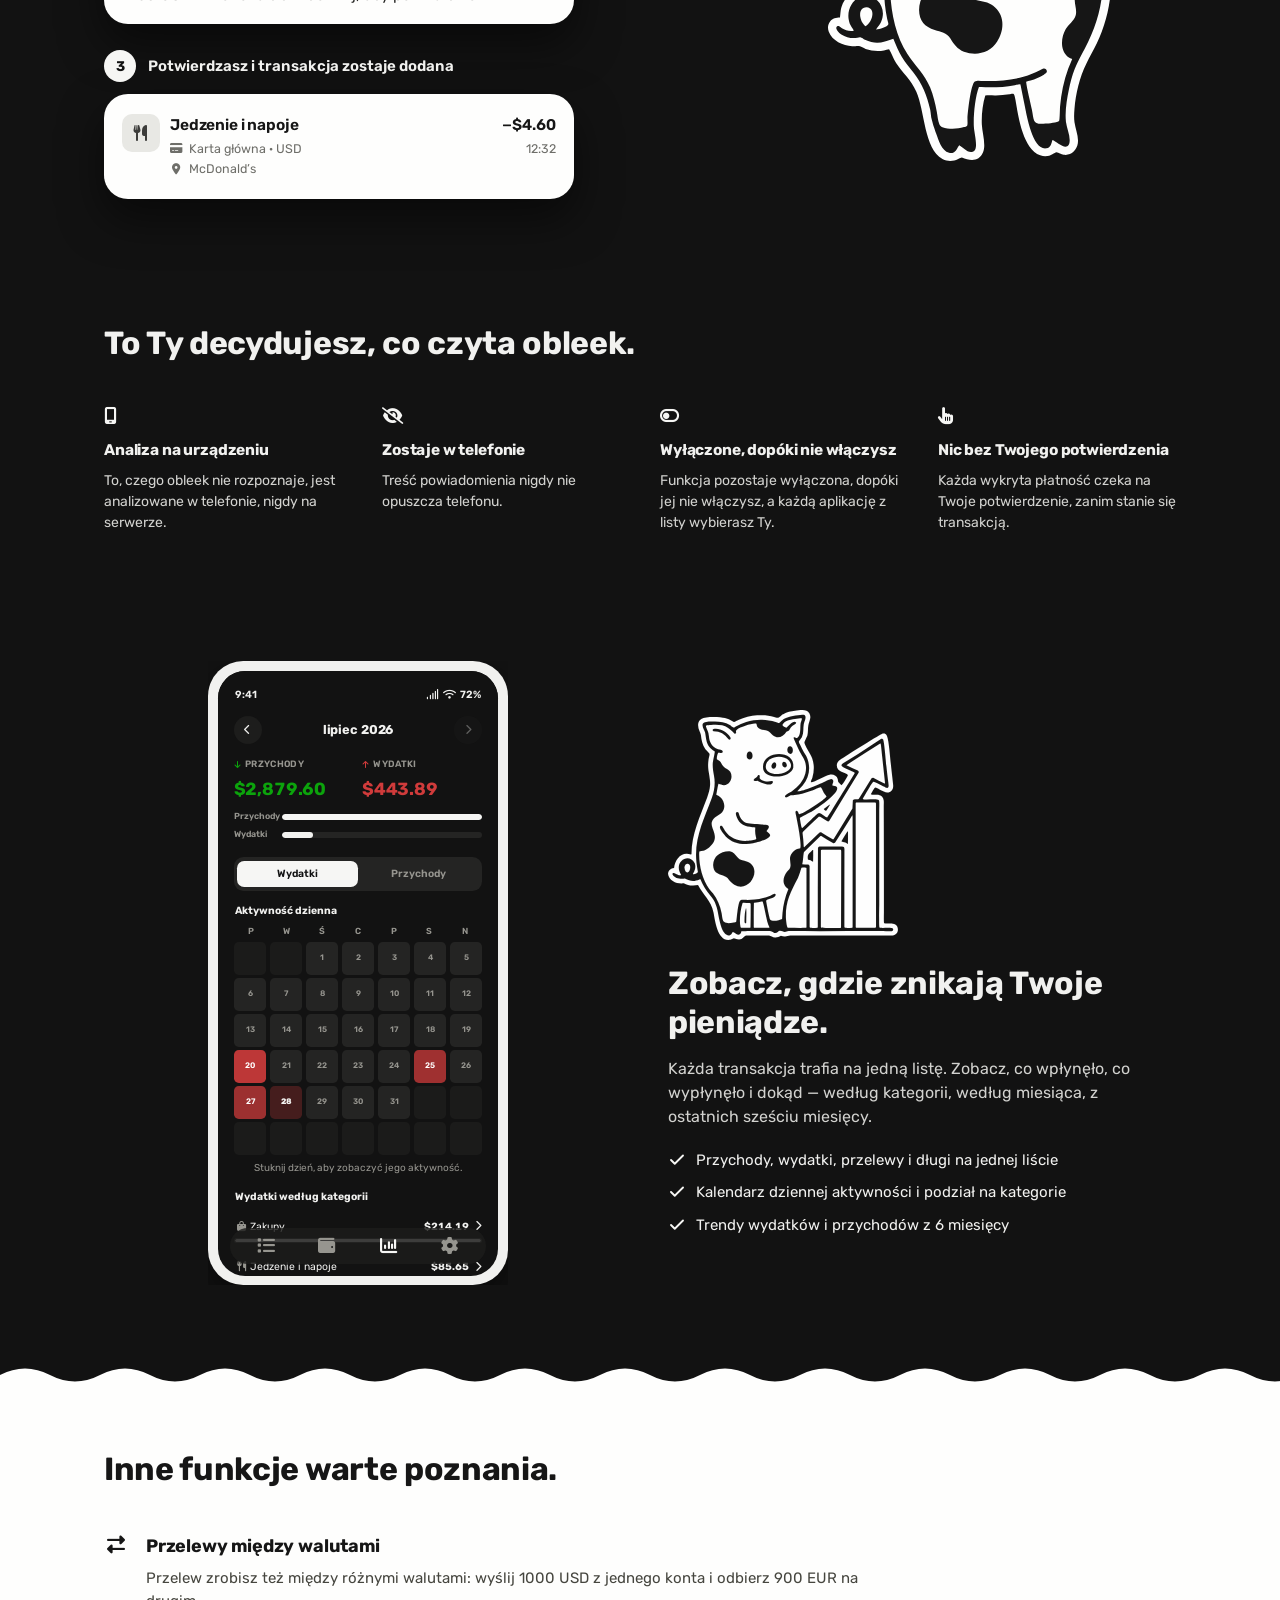
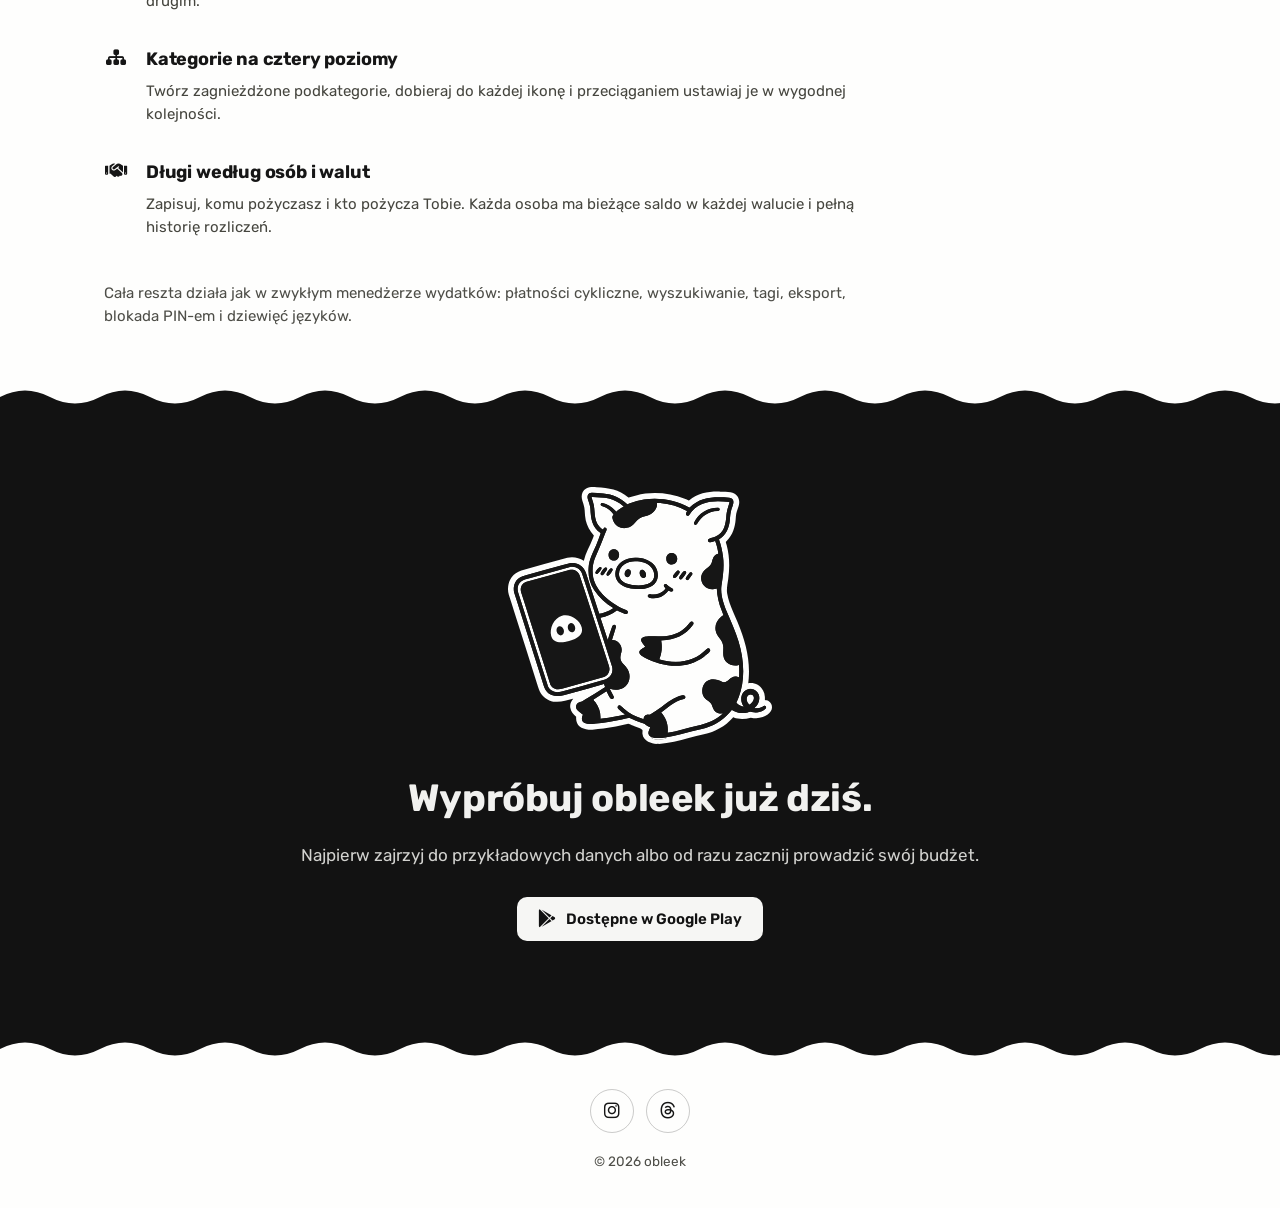
<file: pl/index.html>
<!DOCTYPE html>
<html lang="pl">
<head>
<meta charset="UTF-8" />
<title>obleek — menedżer wydatków, który rozpoznaje płatności</title>
<meta name="description" content="obleek zamienia powiadomienia z banku w transakcje: potwierdzasz je, zamiast wpisywać ręcznie. Wydatki, przychody, przelewy, długi — cały Twój budżet w jednej aplikacji." />
<meta name="viewport" content="width=device-width, initial-scale=1" />
<meta name="theme-color" content="#121212" />
<link rel="canonical" href="https://vbrazhnik.github.io/obleek/pl/" />

<link rel="alternate" hreflang="en" href="https://vbrazhnik.github.io/obleek/" />
<link rel="alternate" hreflang="cs" href="https://vbrazhnik.github.io/obleek/cs/" />
<link rel="alternate" hreflang="de" href="https://vbrazhnik.github.io/obleek/de/" />
<link rel="alternate" hreflang="es" href="https://vbrazhnik.github.io/obleek/es/" />
<link rel="alternate" hreflang="fr" href="https://vbrazhnik.github.io/obleek/fr/" />
<link rel="alternate" hreflang="it" href="https://vbrazhnik.github.io/obleek/it/" />
<link rel="alternate" hreflang="pl" href="https://vbrazhnik.github.io/obleek/pl/" />
<link rel="alternate" hreflang="pt" href="https://vbrazhnik.github.io/obleek/pt/" />
<link rel="alternate" hreflang="uk" href="https://vbrazhnik.github.io/obleek/uk/" />
<link rel="alternate" hreflang="x-default" href="https://vbrazhnik.github.io/obleek/" />

<link rel="icon" type="image/svg+xml" href="../assets/img/icon-source.svg" />
<link rel="icon" type="image/png" sizes="32x32" href="../assets/img/favicon-32.png" />
<link rel="apple-touch-icon" sizes="180x180" href="../assets/img/apple-touch-icon.png" />

<link rel="preload" href="../assets/fonts/rubik.woff2" as="font" type="font/woff2" crossorigin />
<link rel="stylesheet" href="https://cdnjs.cloudflare.com/ajax/libs/font-awesome/6.5.2/css/all.min.css" />
<link rel="stylesheet" href="../assets/css/style.css" />
<link rel="stylesheet" href="../assets/css/app-mock.css" />

<meta property="og:type" content="website" />
<meta property="og:site_name" content="obleek" />
<meta property="og:title" content="obleek — menedżer wydatków, który rozpoznaje płatności" />
<meta property="og:description" content="obleek zamienia powiadomienia z banku w transakcje: potwierdzasz je, zamiast wpisywać ręcznie." />
<meta property="og:url" content="https://vbrazhnik.github.io/obleek/pl/" />
<meta property="og:image" content="https://vbrazhnik.github.io/obleek/assets/img/og-image.png" />
<meta property="og:image:width" content="1200" />
<meta property="og:image:height" content="630" />
<meta property="og:locale" content="pl_PL" />
<meta name="twitter:card" content="summary_large_image" />
<meta name="twitter:title" content="obleek — menedżer wydatków, który rozpoznaje płatności" />
<meta name="twitter:description" content="Wykrywa płatności z powiadomień banku. Budżet, długi, ponad 160 walut." />
<meta name="twitter:image" content="https://vbrazhnik.github.io/obleek/assets/img/og-image.png" />

<script type="application/ld+json">
{
  "@context": "https://schema.org",
  "@type": "SoftwareApplication",
  "name": "obleek",
  "applicationCategory": "FinanceApplication",
  "operatingSystem": "Android",
  "description": "obleek zamienia powiadomienia z banku w transakcje: potwierdzasz je, zamiast wpisywać ręcznie. Wydatki, przychody, przelewy, długi — cały Twój budżet w jednej aplikacji. Lista grupuje operacje według dni, a w historii każdego konta widać saldo po każdej z nich.",
  "url": "https://vbrazhnik.github.io/obleek/pl/",
  "installUrl": "https://play.google.com/store/apps/details?id=com.vbrazhnik.obleek"
}
</script>
</head>
<body>
<a class="skip-link" href="#main">Przejdź do treści</a>

<header class="site-header">
  <div class="wrap">
    <a class="brand" href="#top">
      <span class="brand-mark" aria-hidden="true">
        <svg viewBox="0 0 512 512"><g transform="translate(256 256) scale(1.4) translate(-256 -256)" fill="currentColor"><path d="M256 114C351.545 114 429 214.792 429 293.477C429 372.161 351.545 398.941 256 398.941C160.455 398.941 83.0002 372.161 83 293.477C83 214.792 160.455 114 256 114ZM193.09 215.765C171.12 215.765 153.309 238.545 153.309 266.646C153.309 294.748 171.12 317.529 193.09 317.529C215.06 317.529 232.87 294.748 232.87 266.646C232.87 238.545 215.06 215.765 193.09 215.765ZM320.758 215.765C298.788 215.765 280.978 238.545 280.978 266.646C280.978 294.748 298.788 317.529 320.758 317.529C342.728 317.529 360.539 294.748 360.539 266.646C360.539 238.545 342.728 215.765 320.758 215.765Z"/></g></svg>
      </span>
      obleek
    </a>
    <nav class="site-nav" aria-label="Primary">
      <details class="lang-switch">
        <summary class="lang-switch-btn" aria-label="Język">
          <span>PL</span>
        </summary>
        <ul class="lang-switch-menu">
          <li><a href="../">English</a></li>
          <li><a href="../cs/">Čeština</a></li>
          <li><a href="../de/">Deutsch</a></li>
          <li><a href="../es/">Español</a></li>
          <li><a href="../fr/">Français</a></li>
          <li><a href="../it/">Italiano</a></li>
          <li><a href="../pl/" aria-current="true">Polski</a></li>
          <li><a href="../pt/">Português</a></li>
          <li><a href="../uk/">Українська</a></li>
        </ul>
      </details>
      <a class="btn btn-primary" href="https://play.google.com/store/apps/details?id=com.vbrazhnik.obleek&amp;hl=pl-PL" rel="noopener">
        <i class="fa-brands fa-google-play" aria-hidden="true"></i>
        <span class="btn-label">Dostępne w Google Play</span>
      </a>
    </nav>
  </div>
</header>

<main id="main">

  <section class="hero" id="top">
    <div class="wrap">
      <div class="hero-copy">
        <img class="hero-mascot" src="../assets/img/mascot-coin.svg" alt="" width="1446" height="2221" />
        <h1>Śledź wydatki bez wpisywania.</h1>
        <p class="lede">obleek zamienia powiadomienia z banku w transakcje: potwierdzasz je, zamiast wpisywać ręcznie.</p>
        <div class="hero-ctas">
          <a class="btn btn-primary" href="https://play.google.com/store/apps/details?id=com.vbrazhnik.obleek&amp;hl=pl-PL" rel="noopener">
            <i class="fa-brands fa-google-play" aria-hidden="true"></i>
            Dostępne w Google Play
          </a>
        </div>
      </div>

      <div class="hero-visual">
        <div class="hero-stage">
        <div class="hero-phone">
        <div class="notif hero-notif">
          <div class="notif-head">
            <span class="notif-icon" aria-hidden="true"><svg viewBox="0 0 512 512" fill="currentColor" aria-hidden="true"><path d="M256 114C351.545 114 429 214.792 429 293.477C429 372.161 351.545 398.941 256 398.941C160.455 398.941 83.0002 372.161 83 293.477C83 214.792 160.455 114 256 114ZM193.09 215.765C171.12 215.765 153.309 238.545 153.309 266.646C153.309 294.748 171.12 317.529 193.09 317.529C215.06 317.529 232.87 294.748 232.87 266.646C232.87 238.545 215.06 215.765 193.09 215.765ZM320.758 215.765C298.788 215.765 280.978 238.545 280.978 266.646C280.978 294.748 298.788 317.529 320.758 317.529C342.728 317.529 360.539 294.748 360.539 266.646C360.539 238.545 342.728 215.765 320.758 215.765Z"/></svg></span>
            <span class="notif-app">obleek</span>
            <span class="notif-sep" aria-hidden="true">&#183;</span>
            <span class="notif-time">teraz</span>
          </div>
          <p class="notif-title">Wykryto nową transakcję</p>
          <p class="notif-body">4.60 USD — McDonald’s — dotknij, aby potwierdzić</p>
        </div>
        <div class="phone-frame">
        <div class="phone" aria-hidden="true">
          <div class="phone-inner">
            <div class="statusbar"><span>9:41</span><span><i class="fa-solid fa-signal"></i>&nbsp;&nbsp;<i class="fa-solid fa-wifi"></i>&nbsp;&nbsp;72%</span></div>
            <div class="screens">
              <section class="screen active">
                <div class="screen-head">
                  <button type="button" class="header-balance-btn tabular">≈ $6,518.96</button>
                  <div class="screen-head-actions">
                    <button class="icon-btn capture-btn" aria-hidden="true"><i class="fa-solid fa-inbox"></i><span class="capture-dot" aria-hidden="true"></span></button>
                    <button class="icon-btn" aria-hidden="true"><i class="fa-solid fa-magnifying-glass"></i></button>
                  </div>
                </div>
                <div class="future-plans-pull">
                  <span class="future-plans-label"><i class="fa-solid fa-chevron-up"></i> Nadchodzące</span>
                </div>
                <div class="day-label">Dziś</div>
                <div class="tx-list">
                  <div class="tx-row">
                    <span class="tx-icon"><i class="fa-solid fa-utensils"></i></span>
                    <div class="tx-mid"><div class="name">Jedzenie i napoje</div><div class="tx-detail"><i class="fa-solid fa-credit-card"></i>Karta główna · USD</div><div class="tx-detail"><i class="fa-solid fa-location-dot"></i>McDonald's</div><div class="tx-detail tx-note"><i class="fa-solid fa-message"></i><span>Obiad z zespołem</span></div></div>
                    <div class="tx-amt-wrap"><div class="tx-amt tabular">−$4.60</div><div class="tx-time">12:32</div></div>
                  </div>
                  <div class="tx-row">
                    <span class="tx-icon"><i class="fa-solid fa-right-left"></i></span>
                    <div class="tx-mid">
                      <div class="name">Oszczędności · EUR</div>
                      <div class="name tx-from-account">Karta główna · USD</div>
                      <div class="tx-detail tx-note"><i class="fa-solid fa-message"></i><span>Odkładam trochę na oszczędności</span></div>
                    </div>
                    <div class="tx-amt-wrap">
                      <div class="tx-amt tabular">€462.96</div>
                      <div class="tx-amt tx-amt-sent tabular">−$500.00</div>
                      <div class="tx-time">11:00</div>
                    </div>
                  </div>
                  <div class="tx-row">
                    <span class="tx-icon"><i class="fa-solid fa-code"></i></span>
                    <div class="tx-mid"><div class="name">Freelance</div><div class="tx-detail"><i class="fa-solid fa-credit-card"></i>Karta główna · USD</div><div class="tx-detail"><i class="fa-solid fa-location-dot"></i>Amazon</div><div class="tx-detail"><i class="fa-solid fa-hashtag"></i>Biznes</div></div>
                    <div class="tx-amt-wrap"><div class="tx-amt pos tabular">+$350.00</div><div class="tx-time">10:15</div></div>
                  </div>
                  <div class="tx-row">
                    <span class="tx-icon"><i class="fa-solid fa-plate-wheat"></i></span>
                    <div class="tx-mid"><div class="name">Restauracje</div><div class="tx-detail"><i class="fa-solid fa-credit-card"></i>Karta główna · USD</div><div class="tx-detail"><i class="fa-solid fa-location-dot"></i>Puzata Hata</div></div>
                    <div class="tx-amt-wrap"><div class="tx-amt tabular">−$18.90</div><div class="tx-time">08:47</div></div>
                  </div>
                </div>
                <div class="day-label">Wczoraj</div>
                <div class="tx-list">
                  <div class="tx-row">
                    <span class="tx-icon"><i class="fa-solid fa-bus"></i></span>
                    <div class="tx-mid"><div class="name">Transport</div><div class="tx-detail"><i class="fa-solid fa-credit-card"></i>Karta główna · USD</div><div class="tx-detail"><i class="fa-solid fa-location-dot"></i>Komunikacja miejska</div></div>
                    <div class="tx-amt-wrap"><div class="tx-amt tabular">−$20.00</div><div class="tx-time">18:50</div></div>
                  </div>
                  <div class="tx-row">
                    <span class="tx-icon"><i class="fa-solid fa-cart-shopping"></i></span>
                    <div class="tx-mid"><div class="name">Zakupy spożywcze</div><div class="tx-detail"><i class="fa-solid fa-credit-card"></i>Karta główna · USD</div><div class="tx-detail"><i class="fa-solid fa-location-dot"></i>Walmart</div></div>
                    <div class="tx-amt-wrap"><div class="tx-amt tabular">−$62.15</div><div class="tx-time">16:12</div></div>
                  </div>
                  <div class="tx-row">
                    <span class="tx-icon"><i class="fa-solid fa-gas-pump"></i></span>
                    <div class="tx-mid"><div class="name">Paliwo</div><div class="tx-detail"><i class="fa-solid fa-credit-card"></i>Karta kredytowa · USD</div><div class="tx-detail"><i class="fa-solid fa-location-dot"></i>Shell</div></div>
                    <div class="tx-amt-wrap"><div class="tx-amt tabular">−$45.00</div><div class="tx-time">13:30</div></div>
                  </div>
                  <div class="tx-row">
                    <span class="tx-icon"><i class="fa-solid fa-percent"></i></span>
                    <div class="tx-mid"><div class="name">Dywidendy</div><div class="tx-detail"><i class="fa-solid fa-credit-card"></i>Oszczędności · EUR</div><div class="tx-detail"><i class="fa-solid fa-location-dot"></i>Vanguard</div></div>
                    <div class="tx-amt-wrap"><div class="tx-amt pos tabular">+€120.00</div><div class="tx-time">09:00</div></div>
                  </div>
                </div>
              </section>
            </div>
            <nav class="tabbar">
              <button class="tab active"><i class="fa-solid fa-list"></i><span>Transakcje</span></button>
              <button class="tab"><i class="fa-solid fa-wallet"></i><span>Konta</span></button>
              <button class="tab"><i class="fa-solid fa-chart-column"></i><span>Analizy</span></button>
              <button class="tab"><i class="fa-solid fa-gear"></i><span>Ustawienia</span></button>
            </nav>
            <button class="fab" aria-hidden="true"><i class="fa-solid fa-plus"></i></button>
          </div>
        </div>
        </div>
        </div>
        </div>
      </div>
    </div>
  </section>

  <section class="flow" id="detection">
    <div class="wrap">
      <div class="section-head">
        <h2>Automatyczne wykrywanie transakcji.</h2>
        <p>Włącz wykrywanie i wybierz aplikacje, których powiadomienia obleek ma sprawdzać. Znajdzie w nich kwotę, walutę, sprzedawcę i cztery ostatnie cyfry karty. Dostajesz powiadomienie, dotykasz go, sprawdzasz szczegóły i zapisujesz.</p>
      </div>
      <p class="flow-note"><i class="fa-solid fa-building-columns" aria-hidden="true"></i>obleek zna formaty powiadomień ponad 80 aplikacji bankowych i płatniczych.</p>

      <div class="flow-grid">
        <ol class="flow-steps">
          <li class="flow-step">
            <div class="flow-step-head">
              <span class="flow-step-num" aria-hidden="true">1</span>
              <span class="flow-step-label">Bank wysyła Ci powiadomienie</span>
            </div>
            <div class="notif">
              <div class="notif-head">
                <span class="notif-icon" aria-hidden="true"><i class="fa-solid fa-building-columns"></i></span>
                <span class="notif-app">Twój bank</span>
                <span class="notif-sep" aria-hidden="true">&#183;</span>
                <span class="notif-time">teraz</span>
              </div>
              <p class="notif-title">McDonald’s</p>
              <p class="notif-body tabular">USD4.60 kartą ••1234</p>
            </div>
          </li>

          <li class="flow-step">
            <div class="flow-step-head">
              <span class="flow-step-num" aria-hidden="true">2</span>
              <span class="flow-step-label">obleek rozpoznaje płatność</span>
            </div>
            <div class="notif">
              <div class="notif-head">
                <span class="notif-icon" aria-hidden="true"><svg viewBox="0 0 512 512" fill="currentColor" aria-hidden="true"><path d="M256 114C351.545 114 429 214.792 429 293.477C429 372.161 351.545 398.941 256 398.941C160.455 398.941 83.0002 372.161 83 293.477C83 214.792 160.455 114 256 114ZM193.09 215.765C171.12 215.765 153.309 238.545 153.309 266.646C153.309 294.748 171.12 317.529 193.09 317.529C215.06 317.529 232.87 294.748 232.87 266.646C232.87 238.545 215.06 215.765 193.09 215.765ZM320.758 215.765C298.788 215.765 280.978 238.545 280.978 266.646C280.978 294.748 298.788 317.529 320.758 317.529C342.728 317.529 360.539 294.748 360.539 266.646C360.539 238.545 342.728 215.765 320.758 215.765Z"/></svg></span>
                <span class="notif-app">obleek</span>
                <span class="notif-sep" aria-hidden="true">&#183;</span>
                <span class="notif-time">teraz</span>
              </div>
              <p class="notif-title">Wykryto nową transakcję</p>
              <p class="notif-body">4.60 USD — McDonald’s — dotknij, aby potwierdzić</p>
            </div>
          </li>

          <li class="flow-step">
            <div class="flow-step-head">
              <span class="flow-step-num" aria-hidden="true">3</span>
              <span class="flow-step-label">Potwierdzasz i transakcja zostaje dodana</span>
            </div>
            <div class="tx-card">
              <div class="tx-row">
                <span class="tx-icon" aria-hidden="true"><i class="fa-solid fa-utensils"></i></span>
                <div class="tx-mid">
                  <div class="name">Jedzenie i napoje</div>
                  <div class="tx-detail"><i class="fa-solid fa-credit-card" aria-hidden="true"></i>Karta główna &#183; USD</div>
                  <div class="tx-detail"><i class="fa-solid fa-location-dot" aria-hidden="true"></i>McDonald’s</div>
                </div>
                <div class="tx-amt-wrap"><div class="tx-amt tabular">&minus;$4.60</div><div class="tx-time">12:32</div></div>
              </div>
            </div>
          </li>
        </ol>

        <div class="flow-mascot">
          <img src="../assets/img/mascot-phone.svg" alt="" width="1495" height="2139" loading="lazy" />
        </div>
      </div>
    </div>
  </section>

  <section class="trust">
    <div class="wrap">
      <div class="section-head">
        <h2>To Ty decydujesz, co czyta obleek.</h2>
      </div>
      <div class="trust-grid">
        <div class="trust-card">
          <div class="trust-card-icon"><i class="fa-solid fa-mobile-screen" aria-hidden="true"></i></div>
          <h3>Analiza na urządzeniu</h3>
          <p>To, czego obleek nie rozpoznaje, jest analizowane w telefonie, nigdy na serwerze.</p>
        </div>
        <div class="trust-card">
          <div class="trust-card-icon"><i class="fa-solid fa-eye-slash" aria-hidden="true"></i></div>
          <h3>Zostaje w telefonie</h3>
          <p>Treść powiadomienia nigdy nie opuszcza telefonu.</p>
        </div>
        <div class="trust-card">
          <div class="trust-card-icon"><i class="fa-solid fa-toggle-off" aria-hidden="true"></i></div>
          <h3>Wyłączone, dopóki nie włączysz</h3>
          <p>Funkcja pozostaje wyłączona, dopóki jej nie włączysz, a każdą aplikację z listy wybierasz Ty.</p>
        </div>
        <div class="trust-card">
          <div class="trust-card-icon"><i class="fa-solid fa-hand-pointer" aria-hidden="true"></i></div>
          <h3>Nic bez Twojego potwierdzenia</h3>
          <p>Każda wykryta płatność czeka na Twoje potwierdzenie, zanim stanie się transakcją.</p>
        </div>
      </div>
    </div>
  </section>

  <div id="features">

  <section class="feature reverse">
    <div class="wrap">
      <div class="feature-copy">
        <img class="feature-mascot" src="../assets/img/mascot-chart.svg" alt="" width="2166" height="2166" loading="lazy" />
        <h2>Zobacz, gdzie znikają Twoje pieniądze.</h2>
        <p>Każda transakcja trafia na jedną listę. Zobacz, co wpłynęło, co wypłynęło i dokąd — według kategorii, według miesiąca, z ostatnich sześciu miesięcy.</p>
        <ul class="feature-list">
          <li><svg viewBox="0 0 24 24" fill="none" stroke="currentColor" stroke-width="2.5" stroke-linecap="round" stroke-linejoin="round"><path d="M20 6L9 17l-5-5"/></svg>Przychody, wydatki, przelewy i długi na jednej liście</li>
          <li><svg viewBox="0 0 24 24" fill="none" stroke="currentColor" stroke-width="2.5" stroke-linecap="round" stroke-linejoin="round"><path d="M20 6L9 17l-5-5"/></svg>Kalendarz dziennej aktywności i podział na kategorie</li>
          <li><svg viewBox="0 0 24 24" fill="none" stroke="currentColor" stroke-width="2.5" stroke-linecap="round" stroke-linejoin="round"><path d="M20 6L9 17l-5-5"/></svg>Trendy wydatków i przychodów z 6 miesięcy</li>
        </ul>
      </div>
      <div class="feature-visual">
        <div class="phone-frame">
        <div class="phone" aria-hidden="true">
          <div class="phone-inner">
            <div class="statusbar"><span>9:41</span><span><i class="fa-solid fa-signal"></i>&nbsp;&nbsp;<i class="fa-solid fa-wifi"></i>&nbsp;&nbsp;72%</span></div>
            <div class="screens">
              <section class="screen active">
            <div class="screen-head">
              <div class="month-nav">
                <button type="button" class="month-nav-btn" data-dash-month-prev="" aria-label="Poprzedni miesiąc">
                  <i class="fa-solid fa-chevron-left"></i>
                </button>
                <span class="month-label" data-dash-month-pill="">lipiec 2026</span>
                <button type="button" class="month-nav-btn" data-dash-month-next="" aria-label="Następny miesiąc" disabled="">
                  <i class="fa-solid fa-chevron-right"></i>
                </button>
              </div>
            </div>

            <div class="stat-row">
              <div class="stat-tile income">
                <div class="k"><i class="fa-solid fa-arrow-down"></i>Przychody</div>
                <div class="v tabular" data-dash-income="">$2,879.60</div>
              </div>
              <div class="stat-tile expense">
                <div class="k"><i class="fa-solid fa-arrow-up"></i>Wydatki</div>
                <div class="v tabular" data-dash-expense="">$443.89</div>
              </div>
            </div>

            <div class="io-compare">
              <div class="io-bar-row">
                <span class="io-bar-label">Przychody</span>
                <div class="io-bar-track"><span class="io-bar income" data-dash-io-income-bar="" style="width: 100%;"></span></div>
              </div>
              <div class="io-bar-row">
                <span class="io-bar-label">Wydatki</span>
                <div class="io-bar-track"><span class="io-bar" data-dash-io-expense-bar="" style="width: 15.415%;"></span></div>
              </div>
            </div>

            <div class="segmented" data-dash-kind-toggle="">
              <button type="button" data-dash-kind="expense" class="active">Wydatki</button>
              <button type="button" data-dash-kind="income">Przychody</button>
            </div>

            <div class="section-title">Aktywność dzienna</div>

            

            <div data-kind-section="expense">
              <div class="cal-weekdays"><span>P</span><span>W</span><span>Ś</span><span>C</span><span>P</span><span>S</span><span>N</span></div>
              <div class="heat-grid" data-dash-heat-grid-expense=""><span class="heat-day-blank" aria-hidden="true"></span><span class="heat-day-blank" aria-hidden="true"></span><button type="button" class="heat-day" data-heat-date="2026-07-01" style="background:var(--surface-2)"><span class="heat-day-num" style="color:var(--muted);font-weight:600">1</span></button><button type="button" class="heat-day" data-heat-date="2026-07-02" style="background:var(--surface-2)"><span class="heat-day-num" style="color:var(--muted);font-weight:600">2</span></button><button type="button" class="heat-day" data-heat-date="2026-07-03" style="background:var(--surface-2)"><span class="heat-day-num" style="color:var(--muted);font-weight:600">3</span></button><button type="button" class="heat-day" data-heat-date="2026-07-04" style="background:var(--surface-2)"><span class="heat-day-num" style="color:var(--muted);font-weight:600">4</span></button><button type="button" class="heat-day" data-heat-date="2026-07-05" style="background:var(--surface-2)"><span class="heat-day-num" style="color:var(--muted);font-weight:600">5</span></button><button type="button" class="heat-day" data-heat-date="2026-07-06" style="background:var(--surface-2)"><span class="heat-day-num" style="color:var(--muted);font-weight:600">6</span></button><button type="button" class="heat-day" data-heat-date="2026-07-07" style="background:var(--surface-2)"><span class="heat-day-num" style="color:var(--muted);font-weight:600">7</span></button><button type="button" class="heat-day" data-heat-date="2026-07-08" style="background:var(--surface-2)"><span class="heat-day-num" style="color:var(--muted);font-weight:600">8</span></button><button type="button" class="heat-day" data-heat-date="2026-07-09" style="background:var(--surface-2)"><span class="heat-day-num" style="color:var(--muted);font-weight:600">9</span></button><button type="button" class="heat-day" data-heat-date="2026-07-10" style="background:var(--surface-2)"><span class="heat-day-num" style="color:var(--muted);font-weight:600">10</span></button><button type="button" class="heat-day" data-heat-date="2026-07-11" style="background:var(--surface-2)"><span class="heat-day-num" style="color:var(--muted);font-weight:600">11</span></button><button type="button" class="heat-day" data-heat-date="2026-07-12" style="background:var(--surface-2)"><span class="heat-day-num" style="color:var(--muted);font-weight:600">12</span></button><button type="button" class="heat-day" data-heat-date="2026-07-13" style="background:var(--surface-2)"><span class="heat-day-num" style="color:var(--muted);font-weight:600">13</span></button><button type="button" class="heat-day" data-heat-date="2026-07-14" style="background:var(--surface-2)"><span class="heat-day-num" style="color:var(--muted);font-weight:600">14</span></button><button type="button" class="heat-day" data-heat-date="2026-07-15" style="background:var(--surface-2)"><span class="heat-day-num" style="color:var(--muted);font-weight:600">15</span></button><button type="button" class="heat-day" data-heat-date="2026-07-16" style="background:var(--surface-2)"><span class="heat-day-num" style="color:var(--muted);font-weight:600">16</span></button><button type="button" class="heat-day" data-heat-date="2026-07-17" style="background:var(--surface-2)"><span class="heat-day-num" style="color:var(--muted);font-weight:600">17</span></button><button type="button" class="heat-day" data-heat-date="2026-07-18" style="background:var(--surface-2)"><span class="heat-day-num" style="color:var(--muted);font-weight:600">18</span></button><button type="button" class="heat-day" data-heat-date="2026-07-19" style="background:var(--surface-2)"><span class="heat-day-num" style="color:var(--muted);font-weight:600">19</span></button><button type="button" class="heat-day" data-heat-date="2026-07-20" style="background:rgba(208,59,59,0.90)"><span class="heat-day-num" style="color:#fff;font-weight:600">20</span></button><button type="button" class="heat-day" data-heat-date="2026-07-21" style="background:var(--surface-2)"><span class="heat-day-num" style="color:var(--muted);font-weight:600">21</span></button><button type="button" class="heat-day" data-heat-date="2026-07-22" style="background:var(--surface-2)"><span class="heat-day-num" style="color:var(--muted);font-weight:600">22</span></button><button type="button" class="heat-day" data-heat-date="2026-07-23" style="background:var(--surface-2)"><span class="heat-day-num" style="color:var(--muted);font-weight:600">23</span></button><button type="button" class="heat-day" data-heat-date="2026-07-24" style="background:var(--surface-2)"><span class="heat-day-num" style="color:var(--muted);font-weight:600">24</span></button><button type="button" class="heat-day" data-heat-date="2026-07-25" style="background:rgba(208,59,59,0.74)"><span class="heat-day-num" style="color:#fff;font-weight:600">25</span></button><button type="button" class="heat-day" data-heat-date="2026-07-26" style="background:var(--surface-2)"><span class="heat-day-num" style="color:var(--muted);font-weight:600">26</span></button><button type="button" class="heat-day" data-heat-date="2026-07-27" style="background:rgba(208,59,59,0.73)"><span class="heat-day-num" style="color:#fff;font-weight:600">27</span></button><button type="button" class="heat-day today" data-heat-date="2026-07-28" style="background:rgba(208,59,59,0.27)"><span class="heat-day-num" style="color:var(--ink);font-weight:800">28</span></button><button type="button" class="heat-day" data-heat-date="2026-07-29" style="background:var(--surface-2)"><span class="heat-day-num" style="color:var(--muted);font-weight:600">29</span></button><button type="button" class="heat-day" data-heat-date="2026-07-30" style="background:var(--surface-2)"><span class="heat-day-num" style="color:var(--muted);font-weight:600">30</span></button><button type="button" class="heat-day" data-heat-date="2026-07-31" style="background:var(--surface-2)"><span class="heat-day-num" style="color:var(--muted);font-weight:600">31</span></button><span class="heat-day-blank" aria-hidden="true"></span><span class="heat-day-blank" aria-hidden="true"></span><span class="heat-day-blank" aria-hidden="true"></span><span class="heat-day-blank" aria-hidden="true"></span><span class="heat-day-blank" aria-hidden="true"></span><span class="heat-day-blank" aria-hidden="true"></span><span class="heat-day-blank" aria-hidden="true"></span><span class="heat-day-blank" aria-hidden="true"></span><span class="heat-day-blank" aria-hidden="true"></span></div>
            </div>

            <div class="heat-detail" data-dash-heat-detail=""><p class="heat-detail-empty">Stuknij dzień, aby zobaczyć jego aktywność.</p></div>

            <div data-kind-section="expense">
              <div class="section-title">Wydatki według kategorii</div>
              <div data-dash-category-list=""><div class="cat-row drillable" data-cat-drill="Shopping"><div class="cat-head"><span class="name"><span class="cat-icon"><i class="fa-solid fa-bag-shopping"></i></span>Zakupy</span><span class="cat-right"><span class="nums tabular"><b>$214.19</b></span><i class="fa-solid fa-chevron-right"></i></span></div><div class="cat-track"><span style="width:100%"></span></div></div><div class="cat-row drillable" data-cat-drill="Food &amp; drink"><div class="cat-head"><span class="name"><span class="cat-icon"><i class="fa-solid fa-utensils"></i></span>Jedzenie i napoje</span><span class="cat-right"><span class="nums tabular"><b>$85.65</b></span><i class="fa-solid fa-chevron-right"></i></span></div><div class="cat-track"><span style="width:39.9878612446893%"></span></div></div><div class="cat-row drillable" data-cat-drill="Transport"><div class="cat-head"><span class="name"><span class="cat-icon"><i class="fa-solid fa-bus"></i></span>Transport</span><span class="cat-right"><span class="nums tabular"><b>$67.75</b></span><i class="fa-solid fa-chevron-right"></i></span></div><div class="cat-track"><span style="width:31.63079508847285%"></span></div></div><div class="cat-row drillable" data-cat-drill="Housing"><div class="cat-head"><span class="name"><span class="cat-icon"><i class="fa-solid fa-house"></i></span>Mieszkanie</span><span class="cat-right"><span class="nums tabular"><b>$41.30</b></span><i class="fa-solid fa-chevron-right"></i></span></div><div class="cat-track"><span style="width:19.281945935851347%"></span></div></div><div class="cat-row"><div class="cat-head"><span class="name"><span class="cat-icon"><i class="fa-solid fa-gift"></i></span>Prezenty</span><span class="cat-right"><span class="nums tabular"><b>$35.00</b></span></span></div><div class="cat-track"><span style="width:16.340632149026565%"></span></div></div><div class="cat-row drillable" data-cat-drill="Health"><div class="cat-head"><span class="name"><span class="cat-icon"><i class="fa-solid fa-heart-pulse"></i></span>Zdrowie</span><span class="cat-right"><span class="nums tabular"><b>$0.00</b></span><i class="fa-solid fa-chevron-right"></i></span></div><div class="cat-track"><span style="width:0%"></span></div></div><div class="cat-row"><div class="cat-head"><span class="name"><span class="cat-icon"><i class="fa-solid fa-shield"></i></span>Ubezpieczenie</span><span class="cat-right"><span class="nums tabular"><b>$0.00</b></span></span></div><div class="cat-track"><span style="width:0%"></span></div></div><div class="cat-row drillable" data-cat-drill="Entertainment"><div class="cat-head"><span class="name"><span class="cat-icon"><i class="fa-solid fa-film"></i></span>Rozrywka</span><span class="cat-right"><span class="nums tabular"><b>$0.00</b></span><i class="fa-solid fa-chevron-right"></i></span></div><div class="cat-track"><span style="width:0%"></span></div></div><div class="cat-row"><div class="cat-head"><span class="name"><span class="cat-icon"><i class="fa-solid fa-spa"></i></span>Higiena osobista</span><span class="cat-right"><span class="nums tabular"><b>$0.00</b></span></span></div><div class="cat-track"><span style="width:0%"></span></div></div><div class="cat-row"><div class="cat-head"><span class="name"><span class="cat-icon"><i class="fa-solid fa-graduation-cap"></i></span>Edukacja</span><span class="cat-right"><span class="nums tabular"><b>$0.00</b></span></span></div><div class="cat-track"><span style="width:0%"></span></div></div><div class="cat-row"><div class="cat-head"><span class="name"><span class="cat-icon"><i class="fa-solid fa-suitcase-rolling"></i></span>Podróże</span><span class="cat-right"><span class="nums tabular"><b>$0.00</b></span></span></div><div class="cat-track"><span style="width:0%"></span></div></div><div class="cat-row drillable" data-cat-drill="Family"><div class="cat-head"><span class="name"><span class="cat-icon"><i class="fa-solid fa-users"></i></span>Rodzina</span><span class="cat-right"><span class="nums tabular"><b>$0.00</b></span><i class="fa-solid fa-chevron-right"></i></span></div><div class="cat-track"><span style="width:0%"></span></div></div><div class="cat-row"><div class="cat-head"><span class="name"><span class="cat-icon"><i class="fa-solid fa-paw"></i></span>Zwierzęta</span><span class="cat-right"><span class="nums tabular"><b>$0.00</b></span></span></div><div class="cat-track"><span style="width:0%"></span></div></div><div class="cat-row"><div class="cat-head"><span class="name"><span class="cat-icon"><i class="fa-solid fa-heart"></i></span>Darowizny</span><span class="cat-right"><span class="nums tabular"><b>$0.00</b></span></span></div><div class="cat-track"><span style="width:0%"></span></div></div><div class="cat-row"><div class="cat-head"><span class="name"><span class="cat-icon"><i class="fa-solid fa-tag"></i></span>Inne</span><span class="cat-right"><span class="nums tabular"><b>$0.00</b></span></span></div><div class="cat-track"><span style="width:0%"></span></div></div></div>
            </div>

            

            

            <div data-kind-section="expense">
              <div class="section-title">Wydatki, ostatnie 6 miesięcy</div>
              <div class="trend" data-dash-trend=""><div class="bar"><div class="col" style="height:40px"></div><span class="m">lut</span></div><div class="bar"><div class="col" style="height:51px"></div><span class="m">mar</span></div><div class="bar"><div class="col" style="height:32px"></div><span class="m">kwi</span></div><div class="bar"><div class="col" style="height:58px"></div><span class="m">maj</span></div><div class="bar"><div class="col" style="height:44px"></div><span class="m">cze</span></div><div class="bar now"><div class="col" style="height:20px"></div><span class="m">lip</span></div></div>
            </div>
          
              </section>
            </div>
            <nav class="tabbar">
              <button class="tab"><i class="fa-solid fa-list"></i><span>Transakcje</span></button>
              <button class="tab"><i class="fa-solid fa-wallet"></i><span>Konta</span></button>
              <button class="tab active"><i class="fa-solid fa-chart-column"></i><span>Analizy</span></button>
              <button class="tab"><i class="fa-solid fa-gear"></i><span>Ustawienia</span></button>
            </nav>
          </div>
        </div>
        </div>
      </div>
    </div>
  </section>



  </div>

  <section class="highlights">
    <svg class="band-wave" width="100%" height="30" aria-hidden="true" preserveAspectRatio="none">
      <pattern id="band-scallop-light" width="100" height="30" patternUnits="userSpaceOnUse">
        <path d="M 0,15 q 25,-13 50,0 q 25,13 50,0 L 100,30 L 0,30 Z" />
      </pattern>
      <rect width="100%" height="30" fill="url(#band-scallop-light)" />
    </svg>
    <div class="wrap">
      <div class="section-head">
        <h2>Inne funkcje warte poznania.</h2>
      </div>
      <ul class="unique-list">
        <li class="unique-item">
          <span class="unique-icon" aria-hidden="true"><i class="fa-solid fa-right-left"></i></span>
          <div>
            <h3>Przelewy między walutami</h3>
            <p>Przelew zrobisz też między różnymi walutami: wyślij 1000 USD z jednego konta i odbierz 900 EUR na drugim.</p>
          </div>
        </li>
        <li class="unique-item">
          <span class="unique-icon" aria-hidden="true"><i class="fa-solid fa-sitemap"></i></span>
          <div>
            <h3>Kategorie na cztery poziomy</h3>
            <p>Twórz zagnieżdżone podkategorie, dobieraj do każdej ikonę i przeciąganiem ustawiaj je w wygodnej kolejności.</p>
          </div>
        </li>
        <li class="unique-item">
          <span class="unique-icon" aria-hidden="true"><i class="fa-solid fa-handshake"></i></span>
          <div>
            <h3>Długi według osób i walut</h3>
            <p>Zapisuj, komu pożyczasz i kto pożycza Tobie. Każda osoba ma bieżące saldo w każdej walucie i pełną historię rozliczeń.</p>
          </div>
        </li>
      </ul>
      <p class="unique-rest">Cała reszta działa jak w zwykłym menedżerze wydatków: płatności cykliczne, wyszukiwanie, tagi, eksport, blokada PIN-em i dziewięć języków.</p>
    </div>
  </section>

  <section class="final-cta">
    <svg class="band-wave" width="100%" height="30" aria-hidden="true" preserveAspectRatio="none">
      <pattern id="band-scallop-dark" width="100" height="30" patternUnits="userSpaceOnUse">
        <path d="M 0,15 q 25,-13 50,0 q 25,13 50,0 L 100,30 L 0,30 Z" />
      </pattern>
      <rect width="100%" height="30" fill="url(#band-scallop-dark)" />
    </svg>
    <div class="wrap">
      <img class="cta-mascot" src="../assets/img/mascot-app.svg" alt="" width="1883" height="1834" loading="lazy" />
      <h2>Wypróbuj obleek już dziś.</h2>
      <p>Najpierw zajrzyj do przykładowych danych albo od razu zacznij prowadzić swój budżet.</p>
      <div class="hero-ctas">
        <a class="btn btn-primary" href="https://play.google.com/store/apps/details?id=com.vbrazhnik.obleek&amp;hl=pl-PL" rel="noopener">
          <i class="fa-brands fa-google-play" aria-hidden="true"></i>
          Dostępne w Google Play
        </a>
      </div>
    </div>
  </section>

</main>

<footer class="site-footer">
  <svg class="band-wave" width="100%" height="30" aria-hidden="true" preserveAspectRatio="none">
    <pattern id="band-scallop-foot" width="100" height="30" patternUnits="userSpaceOnUse">
      <path d="M 0,15 q 25,-13 50,0 q 25,13 50,0 L 100,30 L 0,30 Z" />
    </pattern>
    <rect width="100%" height="30" fill="url(#band-scallop-foot)" />
  </svg>
  <div class="wrap">
    <ul class="social-links">
      <li><a href="https://www.instagram.com/obleek.app/" rel="me noopener" aria-label="Instagram"><i class="fa-brands fa-instagram" aria-hidden="true"></i></a></li>
      <li><a href="https://www.threads.com/@obleek.app" rel="me noopener" aria-label="Threads"><i class="fa-brands fa-threads" aria-hidden="true"></i></a></li>
    </ul>
    <p>© 2026 obleek</p>
  </div>
</footer>

<script>
  (function () {
    var PHONE_WIDTH = 375;
    function scalePhones() {
      document.querySelectorAll(".phone-frame").forEach(function (frame) {
        var phone = frame.querySelector(".phone");
        if (!phone) return;
        phone.style.zoom = frame.clientWidth / PHONE_WIDTH;
      });
    }
    scalePhones();
    window.addEventListener("resize", scalePhones);
  })();

  (function () {
    var langSwitch = document.querySelector(".lang-switch");
    if (!langSwitch) return;
    document.addEventListener("click", function (event) {
      if (langSwitch.open && !langSwitch.contains(event.target)) {
        langSwitch.open = false;
      }
    });
  })();
</script>
</body>
</html>
</file>
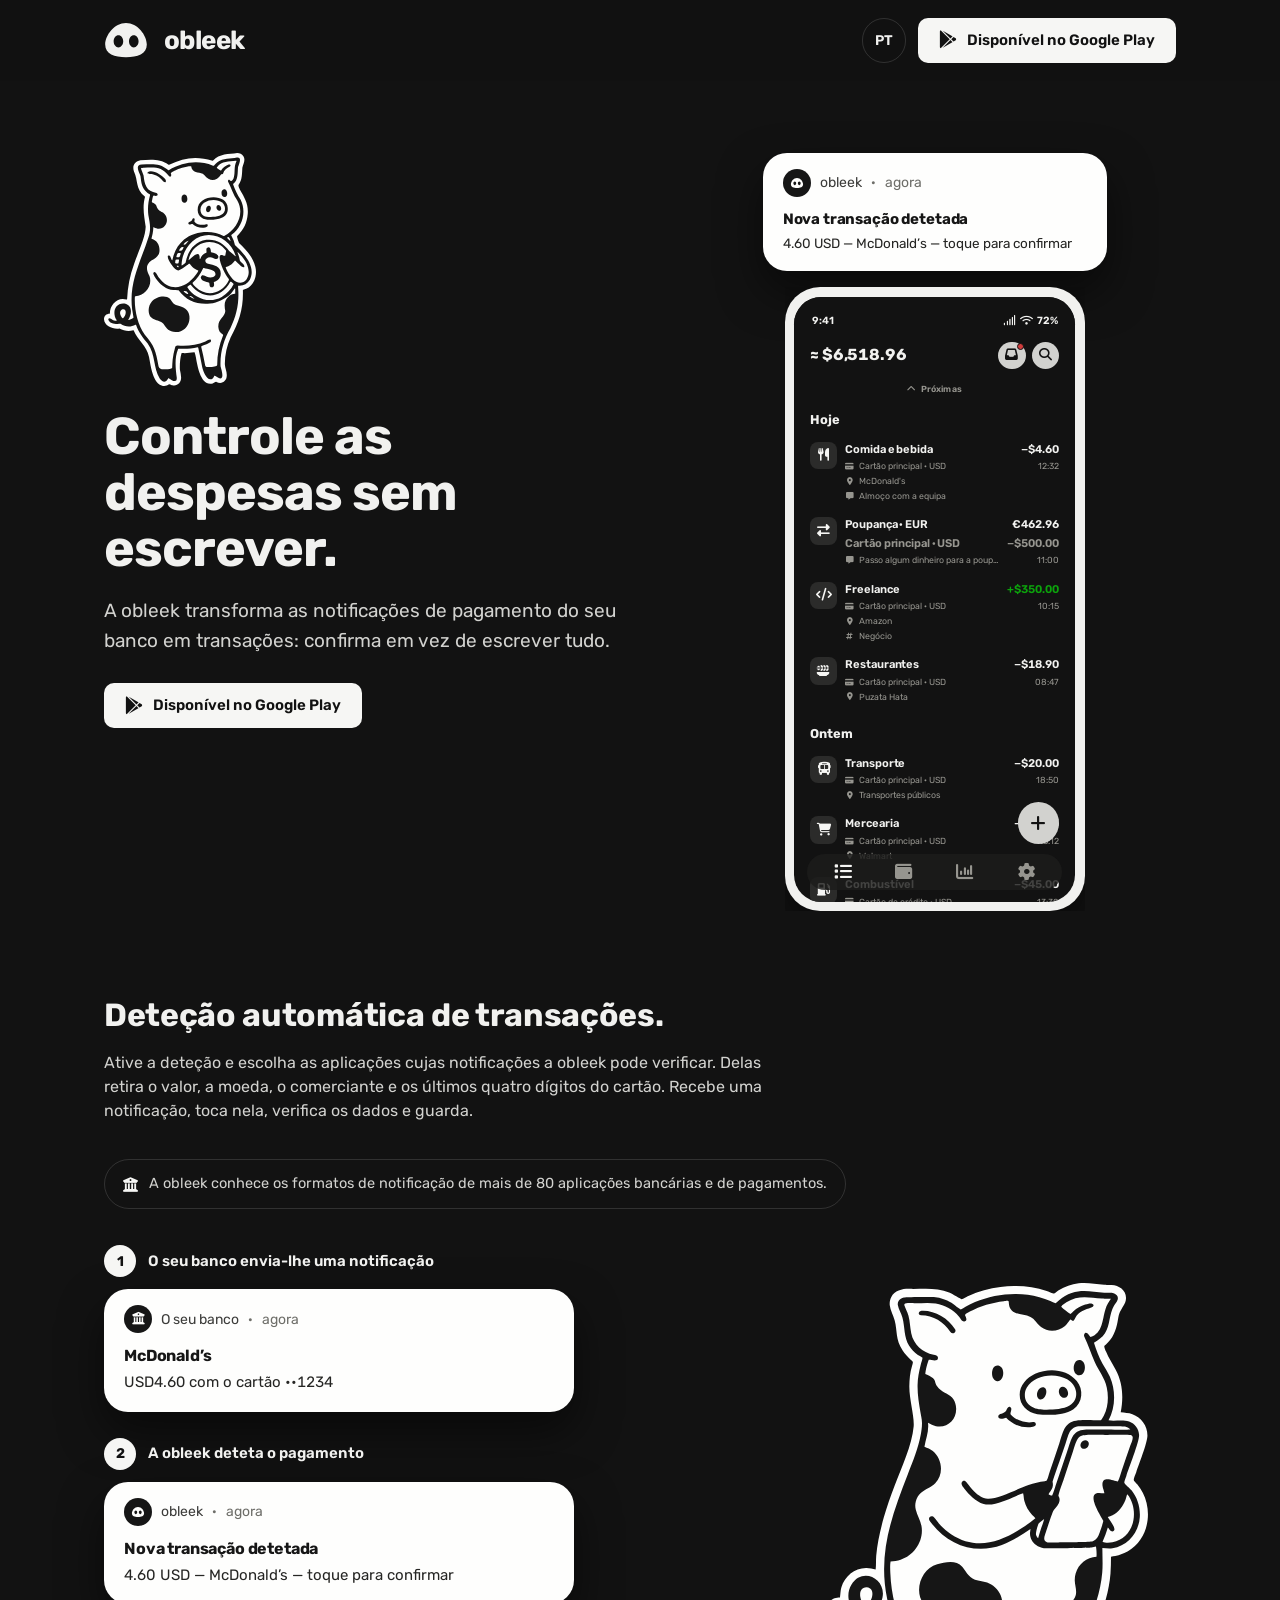
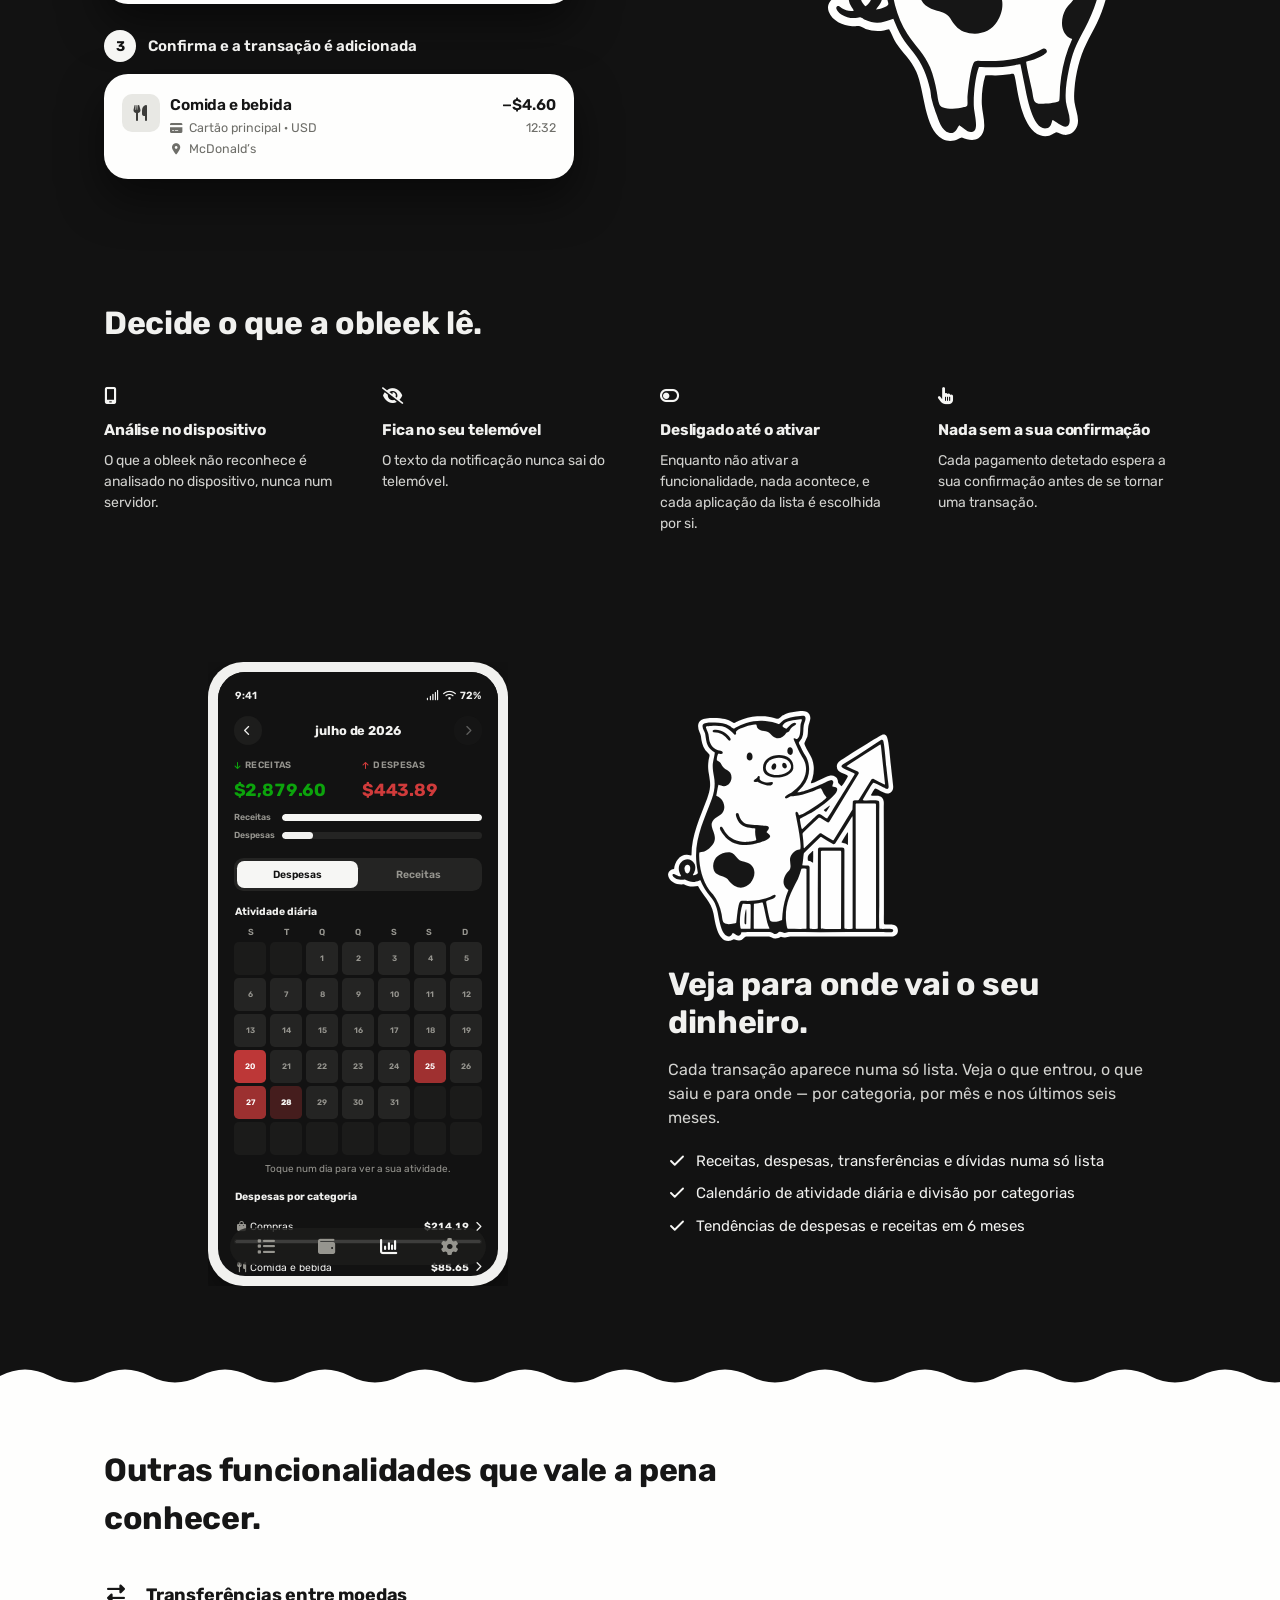
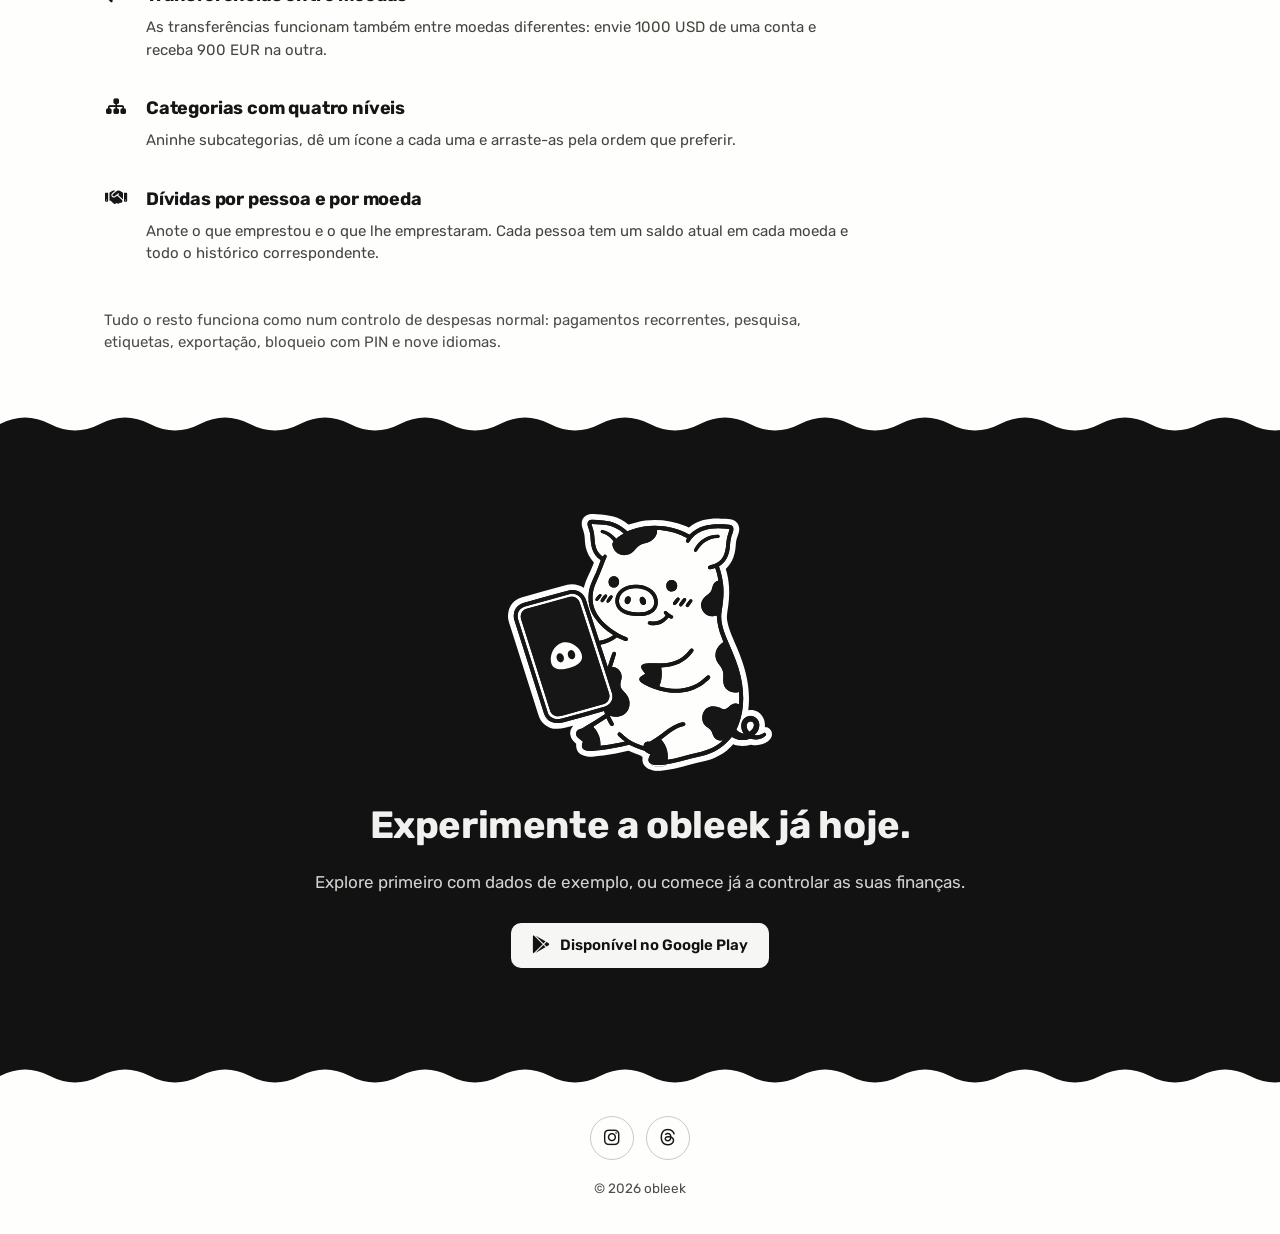
<file: pt/index.html>
<!DOCTYPE html>
<html lang="pt">
<head>
<meta charset="UTF-8" />
<title>obleek — controlo de despesas que deteta os seus pagamentos</title>
<meta name="description" content="A obleek transforma as notificações de pagamento do seu banco em transações: confirma em vez de escrever tudo. Despesas, receitas, transferências, dívidas: todo o seu orçamento numa só aplicação." />
<meta name="viewport" content="width=device-width, initial-scale=1" />
<meta name="theme-color" content="#121212" />
<link rel="canonical" href="https://vbrazhnik.github.io/obleek/pt/" />

<link rel="alternate" hreflang="en" href="https://vbrazhnik.github.io/obleek/" />
<link rel="alternate" hreflang="cs" href="https://vbrazhnik.github.io/obleek/cs/" />
<link rel="alternate" hreflang="de" href="https://vbrazhnik.github.io/obleek/de/" />
<link rel="alternate" hreflang="es" href="https://vbrazhnik.github.io/obleek/es/" />
<link rel="alternate" hreflang="fr" href="https://vbrazhnik.github.io/obleek/fr/" />
<link rel="alternate" hreflang="it" href="https://vbrazhnik.github.io/obleek/it/" />
<link rel="alternate" hreflang="pl" href="https://vbrazhnik.github.io/obleek/pl/" />
<link rel="alternate" hreflang="pt" href="https://vbrazhnik.github.io/obleek/pt/" />
<link rel="alternate" hreflang="uk" href="https://vbrazhnik.github.io/obleek/uk/" />
<link rel="alternate" hreflang="x-default" href="https://vbrazhnik.github.io/obleek/" />

<link rel="icon" type="image/svg+xml" href="../assets/img/icon-source.svg" />
<link rel="icon" type="image/png" sizes="32x32" href="../assets/img/favicon-32.png" />
<link rel="apple-touch-icon" sizes="180x180" href="../assets/img/apple-touch-icon.png" />

<link rel="preload" href="../assets/fonts/rubik.woff2" as="font" type="font/woff2" crossorigin />
<link rel="stylesheet" href="https://cdnjs.cloudflare.com/ajax/libs/font-awesome/6.5.2/css/all.min.css" />
<link rel="stylesheet" href="../assets/css/style.css" />
<link rel="stylesheet" href="../assets/css/app-mock.css" />

<meta property="og:type" content="website" />
<meta property="og:site_name" content="obleek" />
<meta property="og:title" content="obleek — controlo de despesas que deteta os seus pagamentos" />
<meta property="og:description" content="A obleek transforma as notificações de pagamento do seu banco em transações: confirma em vez de escrever tudo." />
<meta property="og:url" content="https://vbrazhnik.github.io/obleek/pt/" />
<meta property="og:image" content="https://vbrazhnik.github.io/obleek/assets/img/og-image.png" />
<meta property="og:image:width" content="1200" />
<meta property="og:image:height" content="630" />
<meta property="og:locale" content="pt_PT" />
<meta name="twitter:card" content="summary_large_image" />
<meta name="twitter:title" content="obleek — controlo de despesas que deteta os seus pagamentos" />
<meta name="twitter:description" content="Deteta pagamentos nas notificações do banco. Orçamento, dívidas, 160+ moedas." />
<meta name="twitter:image" content="https://vbrazhnik.github.io/obleek/assets/img/og-image.png" />

<script type="application/ld+json">
{
  "@context": "https://schema.org",
  "@type": "SoftwareApplication",
  "name": "obleek",
  "applicationCategory": "FinanceApplication",
  "operatingSystem": "Android",
  "description": "A obleek transforma as notificações de pagamento do seu banco em transações: confirma em vez de escrever tudo. Despesas, receitas, transferências, dívidas: todo o seu orçamento numa só aplicação. A lista agrupa os movimentos por dia e o histórico de cada conta mostra o saldo depois de cada um deles.",
  "url": "https://vbrazhnik.github.io/obleek/pt/",
  "installUrl": "https://play.google.com/store/apps/details?id=com.vbrazhnik.obleek"
}
</script>
</head>
<body>
<a class="skip-link" href="#main">Saltar para o conteúdo</a>

<header class="site-header">
  <div class="wrap">
    <a class="brand" href="#top">
      <span class="brand-mark" aria-hidden="true">
        <svg viewBox="0 0 512 512"><g transform="translate(256 256) scale(1.4) translate(-256 -256)" fill="currentColor"><path d="M256 114C351.545 114 429 214.792 429 293.477C429 372.161 351.545 398.941 256 398.941C160.455 398.941 83.0002 372.161 83 293.477C83 214.792 160.455 114 256 114ZM193.09 215.765C171.12 215.765 153.309 238.545 153.309 266.646C153.309 294.748 171.12 317.529 193.09 317.529C215.06 317.529 232.87 294.748 232.87 266.646C232.87 238.545 215.06 215.765 193.09 215.765ZM320.758 215.765C298.788 215.765 280.978 238.545 280.978 266.646C280.978 294.748 298.788 317.529 320.758 317.529C342.728 317.529 360.539 294.748 360.539 266.646C360.539 238.545 342.728 215.765 320.758 215.765Z"/></g></svg>
      </span>
      obleek
    </a>
    <nav class="site-nav" aria-label="Primary">
      <details class="lang-switch">
        <summary class="lang-switch-btn" aria-label="Idioma">
          <span>PT</span>
        </summary>
        <ul class="lang-switch-menu">
          <li><a href="../">English</a></li>
          <li><a href="../cs/">Čeština</a></li>
          <li><a href="../de/">Deutsch</a></li>
          <li><a href="../es/">Español</a></li>
          <li><a href="../fr/">Français</a></li>
          <li><a href="../it/">Italiano</a></li>
          <li><a href="../pl/">Polski</a></li>
          <li><a href="../pt/" aria-current="true">Português</a></li>
          <li><a href="../uk/">Українська</a></li>
        </ul>
      </details>
      <a class="btn btn-primary" href="https://play.google.com/store/apps/details?id=com.vbrazhnik.obleek&amp;hl=pt-PT" rel="noopener">
        <i class="fa-brands fa-google-play" aria-hidden="true"></i>
        <span class="btn-label">Disponível no Google Play</span>
      </a>
    </nav>
  </div>
</header>

<main id="main">

  <section class="hero" id="top">
    <div class="wrap">
      <div class="hero-copy">
        <img class="hero-mascot" src="../assets/img/mascot-coin.svg" alt="" width="1446" height="2221" />
        <h1>Controle as despesas sem escrever.</h1>
        <p class="lede">A obleek transforma as notificações de pagamento do seu banco em transações: confirma em vez de escrever tudo.</p>
        <div class="hero-ctas">
          <a class="btn btn-primary" href="https://play.google.com/store/apps/details?id=com.vbrazhnik.obleek&amp;hl=pt-PT" rel="noopener">
            <i class="fa-brands fa-google-play" aria-hidden="true"></i>
            Disponível no Google Play
          </a>
        </div>
      </div>

      <div class="hero-visual">
        <div class="hero-stage">
        <div class="hero-phone">
        <div class="notif hero-notif">
          <div class="notif-head">
            <span class="notif-icon" aria-hidden="true"><svg viewBox="0 0 512 512" fill="currentColor" aria-hidden="true"><path d="M256 114C351.545 114 429 214.792 429 293.477C429 372.161 351.545 398.941 256 398.941C160.455 398.941 83.0002 372.161 83 293.477C83 214.792 160.455 114 256 114ZM193.09 215.765C171.12 215.765 153.309 238.545 153.309 266.646C153.309 294.748 171.12 317.529 193.09 317.529C215.06 317.529 232.87 294.748 232.87 266.646C232.87 238.545 215.06 215.765 193.09 215.765ZM320.758 215.765C298.788 215.765 280.978 238.545 280.978 266.646C280.978 294.748 298.788 317.529 320.758 317.529C342.728 317.529 360.539 294.748 360.539 266.646C360.539 238.545 342.728 215.765 320.758 215.765Z"/></svg></span>
            <span class="notif-app">obleek</span>
            <span class="notif-sep" aria-hidden="true">&#183;</span>
            <span class="notif-time">agora</span>
          </div>
          <p class="notif-title">Nova transação detetada</p>
          <p class="notif-body">4.60 USD — McDonald’s — toque para confirmar</p>
        </div>
        <div class="phone-frame">
        <div class="phone" aria-hidden="true">
          <div class="phone-inner">
            <div class="statusbar"><span>9:41</span><span><i class="fa-solid fa-signal"></i>&nbsp;&nbsp;<i class="fa-solid fa-wifi"></i>&nbsp;&nbsp;72%</span></div>
            <div class="screens">
              <section class="screen active">
                <div class="screen-head">
                  <button type="button" class="header-balance-btn tabular">≈ $6,518.96</button>
                  <div class="screen-head-actions">
                    <button class="icon-btn capture-btn" aria-hidden="true"><i class="fa-solid fa-inbox"></i><span class="capture-dot" aria-hidden="true"></span></button>
                    <button class="icon-btn" aria-hidden="true"><i class="fa-solid fa-magnifying-glass"></i></button>
                  </div>
                </div>
                <div class="future-plans-pull">
                  <span class="future-plans-label"><i class="fa-solid fa-chevron-up"></i> Próximas</span>
                </div>
                <div class="day-label">Hoje</div>
                <div class="tx-list">
                  <div class="tx-row">
                    <span class="tx-icon"><i class="fa-solid fa-utensils"></i></span>
                    <div class="tx-mid"><div class="name">Comida e bebida</div><div class="tx-detail"><i class="fa-solid fa-credit-card"></i>Cartão principal · USD</div><div class="tx-detail"><i class="fa-solid fa-location-dot"></i>McDonald's</div><div class="tx-detail tx-note"><i class="fa-solid fa-message"></i><span>Almoço com a equipa</span></div></div>
                    <div class="tx-amt-wrap"><div class="tx-amt tabular">−$4.60</div><div class="tx-time">12:32</div></div>
                  </div>
                  <div class="tx-row">
                    <span class="tx-icon"><i class="fa-solid fa-right-left"></i></span>
                    <div class="tx-mid">
                      <div class="name">Poupança · EUR</div>
                      <div class="name tx-from-account">Cartão principal · USD</div>
                      <div class="tx-detail tx-note"><i class="fa-solid fa-message"></i><span>Passo algum dinheiro para a poupança</span></div>
                    </div>
                    <div class="tx-amt-wrap">
                      <div class="tx-amt tabular">€462.96</div>
                      <div class="tx-amt tx-amt-sent tabular">−$500.00</div>
                      <div class="tx-time">11:00</div>
                    </div>
                  </div>
                  <div class="tx-row">
                    <span class="tx-icon"><i class="fa-solid fa-code"></i></span>
                    <div class="tx-mid"><div class="name">Freelance</div><div class="tx-detail"><i class="fa-solid fa-credit-card"></i>Cartão principal · USD</div><div class="tx-detail"><i class="fa-solid fa-location-dot"></i>Amazon</div><div class="tx-detail"><i class="fa-solid fa-hashtag"></i>Negócio</div></div>
                    <div class="tx-amt-wrap"><div class="tx-amt pos tabular">+$350.00</div><div class="tx-time">10:15</div></div>
                  </div>
                  <div class="tx-row">
                    <span class="tx-icon"><i class="fa-solid fa-plate-wheat"></i></span>
                    <div class="tx-mid"><div class="name">Restaurantes</div><div class="tx-detail"><i class="fa-solid fa-credit-card"></i>Cartão principal · USD</div><div class="tx-detail"><i class="fa-solid fa-location-dot"></i>Puzata Hata</div></div>
                    <div class="tx-amt-wrap"><div class="tx-amt tabular">−$18.90</div><div class="tx-time">08:47</div></div>
                  </div>
                </div>
                <div class="day-label">Ontem</div>
                <div class="tx-list">
                  <div class="tx-row">
                    <span class="tx-icon"><i class="fa-solid fa-bus"></i></span>
                    <div class="tx-mid"><div class="name">Transporte</div><div class="tx-detail"><i class="fa-solid fa-credit-card"></i>Cartão principal · USD</div><div class="tx-detail"><i class="fa-solid fa-location-dot"></i>Transportes públicos</div></div>
                    <div class="tx-amt-wrap"><div class="tx-amt tabular">−$20.00</div><div class="tx-time">18:50</div></div>
                  </div>
                  <div class="tx-row">
                    <span class="tx-icon"><i class="fa-solid fa-cart-shopping"></i></span>
                    <div class="tx-mid"><div class="name">Mercearia</div><div class="tx-detail"><i class="fa-solid fa-credit-card"></i>Cartão principal · USD</div><div class="tx-detail"><i class="fa-solid fa-location-dot"></i>Walmart</div></div>
                    <div class="tx-amt-wrap"><div class="tx-amt tabular">−$62.15</div><div class="tx-time">16:12</div></div>
                  </div>
                  <div class="tx-row">
                    <span class="tx-icon"><i class="fa-solid fa-gas-pump"></i></span>
                    <div class="tx-mid"><div class="name">Combustível</div><div class="tx-detail"><i class="fa-solid fa-credit-card"></i>Cartão de crédito · USD</div><div class="tx-detail"><i class="fa-solid fa-location-dot"></i>Shell</div></div>
                    <div class="tx-amt-wrap"><div class="tx-amt tabular">−$45.00</div><div class="tx-time">13:30</div></div>
                  </div>
                  <div class="tx-row">
                    <span class="tx-icon"><i class="fa-solid fa-percent"></i></span>
                    <div class="tx-mid"><div class="name">Dividendos</div><div class="tx-detail"><i class="fa-solid fa-credit-card"></i>Poupança · EUR</div><div class="tx-detail"><i class="fa-solid fa-location-dot"></i>Vanguard</div></div>
                    <div class="tx-amt-wrap"><div class="tx-amt pos tabular">+€120.00</div><div class="tx-time">09:00</div></div>
                  </div>
                </div>
              </section>
            </div>
            <nav class="tabbar">
              <button class="tab active"><i class="fa-solid fa-list"></i><span>Transações</span></button>
              <button class="tab"><i class="fa-solid fa-wallet"></i><span>Contas</span></button>
              <button class="tab"><i class="fa-solid fa-chart-column"></i><span>Análises</span></button>
              <button class="tab"><i class="fa-solid fa-gear"></i><span>Definições</span></button>
            </nav>
            <button class="fab" aria-hidden="true"><i class="fa-solid fa-plus"></i></button>
          </div>
        </div>
        </div>
        </div>
        </div>
      </div>
    </div>
  </section>

  <section class="flow" id="detection">
    <div class="wrap">
      <div class="section-head">
        <h2>Deteção automática de transações.</h2>
        <p>Ative a deteção e escolha as aplicações cujas notificações a obleek pode verificar. Delas retira o valor, a moeda, o comerciante e os últimos quatro dígitos do cartão. Recebe uma notificação, toca nela, verifica os dados e guarda.</p>
      </div>
      <p class="flow-note"><i class="fa-solid fa-building-columns" aria-hidden="true"></i>A obleek conhece os formatos de notificação de mais de 80 aplicações bancárias e de pagamentos.</p>

      <div class="flow-grid">
        <ol class="flow-steps">
          <li class="flow-step">
            <div class="flow-step-head">
              <span class="flow-step-num" aria-hidden="true">1</span>
              <span class="flow-step-label">O seu banco envia-lhe uma notificação</span>
            </div>
            <div class="notif">
              <div class="notif-head">
                <span class="notif-icon" aria-hidden="true"><i class="fa-solid fa-building-columns"></i></span>
                <span class="notif-app">O seu banco</span>
                <span class="notif-sep" aria-hidden="true">&#183;</span>
                <span class="notif-time">agora</span>
              </div>
              <p class="notif-title">McDonald’s</p>
              <p class="notif-body tabular">USD4.60 com o cartão ••1234</p>
            </div>
          </li>

          <li class="flow-step">
            <div class="flow-step-head">
              <span class="flow-step-num" aria-hidden="true">2</span>
              <span class="flow-step-label">A obleek deteta o pagamento</span>
            </div>
            <div class="notif">
              <div class="notif-head">
                <span class="notif-icon" aria-hidden="true"><svg viewBox="0 0 512 512" fill="currentColor" aria-hidden="true"><path d="M256 114C351.545 114 429 214.792 429 293.477C429 372.161 351.545 398.941 256 398.941C160.455 398.941 83.0002 372.161 83 293.477C83 214.792 160.455 114 256 114ZM193.09 215.765C171.12 215.765 153.309 238.545 153.309 266.646C153.309 294.748 171.12 317.529 193.09 317.529C215.06 317.529 232.87 294.748 232.87 266.646C232.87 238.545 215.06 215.765 193.09 215.765ZM320.758 215.765C298.788 215.765 280.978 238.545 280.978 266.646C280.978 294.748 298.788 317.529 320.758 317.529C342.728 317.529 360.539 294.748 360.539 266.646C360.539 238.545 342.728 215.765 320.758 215.765Z"/></svg></span>
                <span class="notif-app">obleek</span>
                <span class="notif-sep" aria-hidden="true">&#183;</span>
                <span class="notif-time">agora</span>
              </div>
              <p class="notif-title">Nova transação detetada</p>
              <p class="notif-body">4.60 USD — McDonald’s — toque para confirmar</p>
            </div>
          </li>

          <li class="flow-step">
            <div class="flow-step-head">
              <span class="flow-step-num" aria-hidden="true">3</span>
              <span class="flow-step-label">Confirma e a transação é adicionada</span>
            </div>
            <div class="tx-card">
              <div class="tx-row">
                <span class="tx-icon" aria-hidden="true"><i class="fa-solid fa-utensils"></i></span>
                <div class="tx-mid">
                  <div class="name">Comida e bebida</div>
                  <div class="tx-detail"><i class="fa-solid fa-credit-card" aria-hidden="true"></i>Cartão principal &#183; USD</div>
                  <div class="tx-detail"><i class="fa-solid fa-location-dot" aria-hidden="true"></i>McDonald’s</div>
                </div>
                <div class="tx-amt-wrap"><div class="tx-amt tabular">&minus;$4.60</div><div class="tx-time">12:32</div></div>
              </div>
            </div>
          </li>
        </ol>

        <div class="flow-mascot">
          <img src="../assets/img/mascot-phone.svg" alt="" width="1495" height="2139" loading="lazy" />
        </div>
      </div>
    </div>
  </section>

  <section class="trust">
    <div class="wrap">
      <div class="section-head">
        <h2>Decide o que a obleek lê.</h2>
      </div>
      <div class="trust-grid">
        <div class="trust-card">
          <div class="trust-card-icon"><i class="fa-solid fa-mobile-screen" aria-hidden="true"></i></div>
          <h3>Análise no dispositivo</h3>
          <p>O que a obleek não reconhece é analisado no dispositivo, nunca num servidor.</p>
        </div>
        <div class="trust-card">
          <div class="trust-card-icon"><i class="fa-solid fa-eye-slash" aria-hidden="true"></i></div>
          <h3>Fica no seu telemóvel</h3>
          <p>O texto da notificação nunca sai do telemóvel.</p>
        </div>
        <div class="trust-card">
          <div class="trust-card-icon"><i class="fa-solid fa-toggle-off" aria-hidden="true"></i></div>
          <h3>Desligado até o ativar</h3>
          <p>Enquanto não ativar a funcionalidade, nada acontece, e cada aplicação da lista é escolhida por si.</p>
        </div>
        <div class="trust-card">
          <div class="trust-card-icon"><i class="fa-solid fa-hand-pointer" aria-hidden="true"></i></div>
          <h3>Nada sem a sua confirmação</h3>
          <p>Cada pagamento detetado espera a sua confirmação antes de se tornar uma transação.</p>
        </div>
      </div>
    </div>
  </section>

  <div id="features">

  <section class="feature reverse">
    <div class="wrap">
      <div class="feature-copy">
        <img class="feature-mascot" src="../assets/img/mascot-chart.svg" alt="" width="2166" height="2166" loading="lazy" />
        <h2>Veja para onde vai o seu dinheiro.</h2>
        <p>Cada transação aparece numa só lista. Veja o que entrou, o que saiu e para onde — por categoria, por mês e nos últimos seis meses.</p>
        <ul class="feature-list">
          <li><svg viewBox="0 0 24 24" fill="none" stroke="currentColor" stroke-width="2.5" stroke-linecap="round" stroke-linejoin="round"><path d="M20 6L9 17l-5-5"/></svg>Receitas, despesas, transferências e dívidas numa só lista</li>
          <li><svg viewBox="0 0 24 24" fill="none" stroke="currentColor" stroke-width="2.5" stroke-linecap="round" stroke-linejoin="round"><path d="M20 6L9 17l-5-5"/></svg>Calendário de atividade diária e divisão por categorias</li>
          <li><svg viewBox="0 0 24 24" fill="none" stroke="currentColor" stroke-width="2.5" stroke-linecap="round" stroke-linejoin="round"><path d="M20 6L9 17l-5-5"/></svg>Tendências de despesas e receitas em 6 meses</li>
        </ul>
      </div>
      <div class="feature-visual">
        <div class="phone-frame">
        <div class="phone" aria-hidden="true">
          <div class="phone-inner">
            <div class="statusbar"><span>9:41</span><span><i class="fa-solid fa-signal"></i>&nbsp;&nbsp;<i class="fa-solid fa-wifi"></i>&nbsp;&nbsp;72%</span></div>
            <div class="screens">
              <section class="screen active">
            <div class="screen-head">
              <div class="month-nav">
                <button type="button" class="month-nav-btn" data-dash-month-prev="" aria-label="Mês anterior">
                  <i class="fa-solid fa-chevron-left"></i>
                </button>
                <span class="month-label" data-dash-month-pill="">julho de 2026</span>
                <button type="button" class="month-nav-btn" data-dash-month-next="" aria-label="Mês seguinte" disabled="">
                  <i class="fa-solid fa-chevron-right"></i>
                </button>
              </div>
            </div>

            <div class="stat-row">
              <div class="stat-tile income">
                <div class="k"><i class="fa-solid fa-arrow-down"></i>Receitas</div>
                <div class="v tabular" data-dash-income="">$2,879.60</div>
              </div>
              <div class="stat-tile expense">
                <div class="k"><i class="fa-solid fa-arrow-up"></i>Despesas</div>
                <div class="v tabular" data-dash-expense="">$443.89</div>
              </div>
            </div>

            <div class="io-compare">
              <div class="io-bar-row">
                <span class="io-bar-label">Receitas</span>
                <div class="io-bar-track"><span class="io-bar income" data-dash-io-income-bar="" style="width: 100%;"></span></div>
              </div>
              <div class="io-bar-row">
                <span class="io-bar-label">Despesas</span>
                <div class="io-bar-track"><span class="io-bar" data-dash-io-expense-bar="" style="width: 15.415%;"></span></div>
              </div>
            </div>

            <div class="segmented" data-dash-kind-toggle="">
              <button type="button" data-dash-kind="expense" class="active">Despesas</button>
              <button type="button" data-dash-kind="income">Receitas</button>
            </div>

            <div class="section-title">Atividade diária</div>

            

            <div data-kind-section="expense">
              <div class="cal-weekdays"><span>S</span><span>T</span><span>Q</span><span>Q</span><span>S</span><span>S</span><span>D</span></div>
              <div class="heat-grid" data-dash-heat-grid-expense=""><span class="heat-day-blank" aria-hidden="true"></span><span class="heat-day-blank" aria-hidden="true"></span><button type="button" class="heat-day" data-heat-date="2026-07-01" style="background:var(--surface-2)"><span class="heat-day-num" style="color:var(--muted);font-weight:600">1</span></button><button type="button" class="heat-day" data-heat-date="2026-07-02" style="background:var(--surface-2)"><span class="heat-day-num" style="color:var(--muted);font-weight:600">2</span></button><button type="button" class="heat-day" data-heat-date="2026-07-03" style="background:var(--surface-2)"><span class="heat-day-num" style="color:var(--muted);font-weight:600">3</span></button><button type="button" class="heat-day" data-heat-date="2026-07-04" style="background:var(--surface-2)"><span class="heat-day-num" style="color:var(--muted);font-weight:600">4</span></button><button type="button" class="heat-day" data-heat-date="2026-07-05" style="background:var(--surface-2)"><span class="heat-day-num" style="color:var(--muted);font-weight:600">5</span></button><button type="button" class="heat-day" data-heat-date="2026-07-06" style="background:var(--surface-2)"><span class="heat-day-num" style="color:var(--muted);font-weight:600">6</span></button><button type="button" class="heat-day" data-heat-date="2026-07-07" style="background:var(--surface-2)"><span class="heat-day-num" style="color:var(--muted);font-weight:600">7</span></button><button type="button" class="heat-day" data-heat-date="2026-07-08" style="background:var(--surface-2)"><span class="heat-day-num" style="color:var(--muted);font-weight:600">8</span></button><button type="button" class="heat-day" data-heat-date="2026-07-09" style="background:var(--surface-2)"><span class="heat-day-num" style="color:var(--muted);font-weight:600">9</span></button><button type="button" class="heat-day" data-heat-date="2026-07-10" style="background:var(--surface-2)"><span class="heat-day-num" style="color:var(--muted);font-weight:600">10</span></button><button type="button" class="heat-day" data-heat-date="2026-07-11" style="background:var(--surface-2)"><span class="heat-day-num" style="color:var(--muted);font-weight:600">11</span></button><button type="button" class="heat-day" data-heat-date="2026-07-12" style="background:var(--surface-2)"><span class="heat-day-num" style="color:var(--muted);font-weight:600">12</span></button><button type="button" class="heat-day" data-heat-date="2026-07-13" style="background:var(--surface-2)"><span class="heat-day-num" style="color:var(--muted);font-weight:600">13</span></button><button type="button" class="heat-day" data-heat-date="2026-07-14" style="background:var(--surface-2)"><span class="heat-day-num" style="color:var(--muted);font-weight:600">14</span></button><button type="button" class="heat-day" data-heat-date="2026-07-15" style="background:var(--surface-2)"><span class="heat-day-num" style="color:var(--muted);font-weight:600">15</span></button><button type="button" class="heat-day" data-heat-date="2026-07-16" style="background:var(--surface-2)"><span class="heat-day-num" style="color:var(--muted);font-weight:600">16</span></button><button type="button" class="heat-day" data-heat-date="2026-07-17" style="background:var(--surface-2)"><span class="heat-day-num" style="color:var(--muted);font-weight:600">17</span></button><button type="button" class="heat-day" data-heat-date="2026-07-18" style="background:var(--surface-2)"><span class="heat-day-num" style="color:var(--muted);font-weight:600">18</span></button><button type="button" class="heat-day" data-heat-date="2026-07-19" style="background:var(--surface-2)"><span class="heat-day-num" style="color:var(--muted);font-weight:600">19</span></button><button type="button" class="heat-day" data-heat-date="2026-07-20" style="background:rgba(208,59,59,0.90)"><span class="heat-day-num" style="color:#fff;font-weight:600">20</span></button><button type="button" class="heat-day" data-heat-date="2026-07-21" style="background:var(--surface-2)"><span class="heat-day-num" style="color:var(--muted);font-weight:600">21</span></button><button type="button" class="heat-day" data-heat-date="2026-07-22" style="background:var(--surface-2)"><span class="heat-day-num" style="color:var(--muted);font-weight:600">22</span></button><button type="button" class="heat-day" data-heat-date="2026-07-23" style="background:var(--surface-2)"><span class="heat-day-num" style="color:var(--muted);font-weight:600">23</span></button><button type="button" class="heat-day" data-heat-date="2026-07-24" style="background:var(--surface-2)"><span class="heat-day-num" style="color:var(--muted);font-weight:600">24</span></button><button type="button" class="heat-day" data-heat-date="2026-07-25" style="background:rgba(208,59,59,0.74)"><span class="heat-day-num" style="color:#fff;font-weight:600">25</span></button><button type="button" class="heat-day" data-heat-date="2026-07-26" style="background:var(--surface-2)"><span class="heat-day-num" style="color:var(--muted);font-weight:600">26</span></button><button type="button" class="heat-day" data-heat-date="2026-07-27" style="background:rgba(208,59,59,0.73)"><span class="heat-day-num" style="color:#fff;font-weight:600">27</span></button><button type="button" class="heat-day today" data-heat-date="2026-07-28" style="background:rgba(208,59,59,0.27)"><span class="heat-day-num" style="color:var(--ink);font-weight:800">28</span></button><button type="button" class="heat-day" data-heat-date="2026-07-29" style="background:var(--surface-2)"><span class="heat-day-num" style="color:var(--muted);font-weight:600">29</span></button><button type="button" class="heat-day" data-heat-date="2026-07-30" style="background:var(--surface-2)"><span class="heat-day-num" style="color:var(--muted);font-weight:600">30</span></button><button type="button" class="heat-day" data-heat-date="2026-07-31" style="background:var(--surface-2)"><span class="heat-day-num" style="color:var(--muted);font-weight:600">31</span></button><span class="heat-day-blank" aria-hidden="true"></span><span class="heat-day-blank" aria-hidden="true"></span><span class="heat-day-blank" aria-hidden="true"></span><span class="heat-day-blank" aria-hidden="true"></span><span class="heat-day-blank" aria-hidden="true"></span><span class="heat-day-blank" aria-hidden="true"></span><span class="heat-day-blank" aria-hidden="true"></span><span class="heat-day-blank" aria-hidden="true"></span><span class="heat-day-blank" aria-hidden="true"></span></div>
            </div>

            <div class="heat-detail" data-dash-heat-detail=""><p class="heat-detail-empty">Toque num dia para ver a sua atividade.</p></div>

            <div data-kind-section="expense">
              <div class="section-title">Despesas por categoria</div>
              <div data-dash-category-list=""><div class="cat-row drillable" data-cat-drill="Shopping"><div class="cat-head"><span class="name"><span class="cat-icon"><i class="fa-solid fa-bag-shopping"></i></span>Compras</span><span class="cat-right"><span class="nums tabular"><b>$214.19</b></span><i class="fa-solid fa-chevron-right"></i></span></div><div class="cat-track"><span style="width:100%"></span></div></div><div class="cat-row drillable" data-cat-drill="Food &amp; drink"><div class="cat-head"><span class="name"><span class="cat-icon"><i class="fa-solid fa-utensils"></i></span>Comida e bebida</span><span class="cat-right"><span class="nums tabular"><b>$85.65</b></span><i class="fa-solid fa-chevron-right"></i></span></div><div class="cat-track"><span style="width:39.9878612446893%"></span></div></div><div class="cat-row drillable" data-cat-drill="Transport"><div class="cat-head"><span class="name"><span class="cat-icon"><i class="fa-solid fa-bus"></i></span>Transporte</span><span class="cat-right"><span class="nums tabular"><b>$67.75</b></span><i class="fa-solid fa-chevron-right"></i></span></div><div class="cat-track"><span style="width:31.63079508847285%"></span></div></div><div class="cat-row drillable" data-cat-drill="Housing"><div class="cat-head"><span class="name"><span class="cat-icon"><i class="fa-solid fa-house"></i></span>Habitação</span><span class="cat-right"><span class="nums tabular"><b>$41.30</b></span><i class="fa-solid fa-chevron-right"></i></span></div><div class="cat-track"><span style="width:19.281945935851347%"></span></div></div><div class="cat-row"><div class="cat-head"><span class="name"><span class="cat-icon"><i class="fa-solid fa-gift"></i></span>Presentes</span><span class="cat-right"><span class="nums tabular"><b>$35.00</b></span></span></div><div class="cat-track"><span style="width:16.340632149026565%"></span></div></div><div class="cat-row drillable" data-cat-drill="Health"><div class="cat-head"><span class="name"><span class="cat-icon"><i class="fa-solid fa-heart-pulse"></i></span>Saúde</span><span class="cat-right"><span class="nums tabular"><b>$0.00</b></span><i class="fa-solid fa-chevron-right"></i></span></div><div class="cat-track"><span style="width:0%"></span></div></div><div class="cat-row"><div class="cat-head"><span class="name"><span class="cat-icon"><i class="fa-solid fa-shield"></i></span>Seguro</span><span class="cat-right"><span class="nums tabular"><b>$0.00</b></span></span></div><div class="cat-track"><span style="width:0%"></span></div></div><div class="cat-row drillable" data-cat-drill="Entertainment"><div class="cat-head"><span class="name"><span class="cat-icon"><i class="fa-solid fa-film"></i></span>Entretenimento</span><span class="cat-right"><span class="nums tabular"><b>$0.00</b></span><i class="fa-solid fa-chevron-right"></i></span></div><div class="cat-track"><span style="width:0%"></span></div></div><div class="cat-row"><div class="cat-head"><span class="name"><span class="cat-icon"><i class="fa-solid fa-spa"></i></span>Cuidados pessoais</span><span class="cat-right"><span class="nums tabular"><b>$0.00</b></span></span></div><div class="cat-track"><span style="width:0%"></span></div></div><div class="cat-row"><div class="cat-head"><span class="name"><span class="cat-icon"><i class="fa-solid fa-graduation-cap"></i></span>Educação</span><span class="cat-right"><span class="nums tabular"><b>$0.00</b></span></span></div><div class="cat-track"><span style="width:0%"></span></div></div><div class="cat-row"><div class="cat-head"><span class="name"><span class="cat-icon"><i class="fa-solid fa-suitcase-rolling"></i></span>Viagens</span><span class="cat-right"><span class="nums tabular"><b>$0.00</b></span></span></div><div class="cat-track"><span style="width:0%"></span></div></div><div class="cat-row drillable" data-cat-drill="Family"><div class="cat-head"><span class="name"><span class="cat-icon"><i class="fa-solid fa-users"></i></span>Família</span><span class="cat-right"><span class="nums tabular"><b>$0.00</b></span><i class="fa-solid fa-chevron-right"></i></span></div><div class="cat-track"><span style="width:0%"></span></div></div><div class="cat-row"><div class="cat-head"><span class="name"><span class="cat-icon"><i class="fa-solid fa-paw"></i></span>Animais de estimação</span><span class="cat-right"><span class="nums tabular"><b>$0.00</b></span></span></div><div class="cat-track"><span style="width:0%"></span></div></div><div class="cat-row"><div class="cat-head"><span class="name"><span class="cat-icon"><i class="fa-solid fa-heart"></i></span>Donativos</span><span class="cat-right"><span class="nums tabular"><b>$0.00</b></span></span></div><div class="cat-track"><span style="width:0%"></span></div></div><div class="cat-row"><div class="cat-head"><span class="name"><span class="cat-icon"><i class="fa-solid fa-tag"></i></span>Outros</span><span class="cat-right"><span class="nums tabular"><b>$0.00</b></span></span></div><div class="cat-track"><span style="width:0%"></span></div></div></div>
            </div>

            

            

            <div data-kind-section="expense">
              <div class="section-title">Despesas, últimos 6 meses</div>
              <div class="trend" data-dash-trend=""><div class="bar"><div class="col" style="height:40px"></div><span class="m">fev</span></div><div class="bar"><div class="col" style="height:51px"></div><span class="m">mar</span></div><div class="bar"><div class="col" style="height:32px"></div><span class="m">abr</span></div><div class="bar"><div class="col" style="height:58px"></div><span class="m">mai</span></div><div class="bar"><div class="col" style="height:44px"></div><span class="m">jun</span></div><div class="bar now"><div class="col" style="height:20px"></div><span class="m">jul</span></div></div>
            </div>
          
              </section>
            </div>
            <nav class="tabbar">
              <button class="tab"><i class="fa-solid fa-list"></i><span>Transações</span></button>
              <button class="tab"><i class="fa-solid fa-wallet"></i><span>Contas</span></button>
              <button class="tab active"><i class="fa-solid fa-chart-column"></i><span>Análises</span></button>
              <button class="tab"><i class="fa-solid fa-gear"></i><span>Definições</span></button>
            </nav>
          </div>
        </div>
        </div>
      </div>
    </div>
  </section>



  </div>

  <section class="highlights">
    <svg class="band-wave" width="100%" height="30" aria-hidden="true" preserveAspectRatio="none">
      <pattern id="band-scallop-light" width="100" height="30" patternUnits="userSpaceOnUse">
        <path d="M 0,15 q 25,-13 50,0 q 25,13 50,0 L 100,30 L 0,30 Z" />
      </pattern>
      <rect width="100%" height="30" fill="url(#band-scallop-light)" />
    </svg>
    <div class="wrap">
      <div class="section-head">
        <h2>Outras funcionalidades que vale a pena conhecer.</h2>
      </div>
      <ul class="unique-list">
        <li class="unique-item">
          <span class="unique-icon" aria-hidden="true"><i class="fa-solid fa-right-left"></i></span>
          <div>
            <h3>Transferências entre moedas</h3>
            <p>As transferências funcionam também entre moedas diferentes: envie 1000 USD de uma conta e receba 900 EUR na outra.</p>
          </div>
        </li>
        <li class="unique-item">
          <span class="unique-icon" aria-hidden="true"><i class="fa-solid fa-sitemap"></i></span>
          <div>
            <h3>Categorias com quatro níveis</h3>
            <p>Aninhe subcategorias, dê um ícone a cada uma e arraste-as pela ordem que preferir.</p>
          </div>
        </li>
        <li class="unique-item">
          <span class="unique-icon" aria-hidden="true"><i class="fa-solid fa-handshake"></i></span>
          <div>
            <h3>Dívidas por pessoa e por moeda</h3>
            <p>Anote o que emprestou e o que lhe emprestaram. Cada pessoa tem um saldo atual em cada moeda e todo o histórico correspondente.</p>
          </div>
        </li>
      </ul>
      <p class="unique-rest">Tudo o resto funciona como num controlo de despesas normal: pagamentos recorrentes, pesquisa, etiquetas, exportação, bloqueio com PIN e nove idiomas.</p>
    </div>
  </section>

  <section class="final-cta">
    <svg class="band-wave" width="100%" height="30" aria-hidden="true" preserveAspectRatio="none">
      <pattern id="band-scallop-dark" width="100" height="30" patternUnits="userSpaceOnUse">
        <path d="M 0,15 q 25,-13 50,0 q 25,13 50,0 L 100,30 L 0,30 Z" />
      </pattern>
      <rect width="100%" height="30" fill="url(#band-scallop-dark)" />
    </svg>
    <div class="wrap">
      <img class="cta-mascot" src="../assets/img/mascot-app.svg" alt="" width="1883" height="1834" loading="lazy" />
      <h2>Experimente a obleek já hoje.</h2>
      <p>Explore primeiro com dados de exemplo, ou comece já a controlar as suas finanças.</p>
      <div class="hero-ctas">
        <a class="btn btn-primary" href="https://play.google.com/store/apps/details?id=com.vbrazhnik.obleek&amp;hl=pt-PT" rel="noopener">
          <i class="fa-brands fa-google-play" aria-hidden="true"></i>
          Disponível no Google Play
        </a>
      </div>
    </div>
  </section>

</main>

<footer class="site-footer">
  <svg class="band-wave" width="100%" height="30" aria-hidden="true" preserveAspectRatio="none">
    <pattern id="band-scallop-foot" width="100" height="30" patternUnits="userSpaceOnUse">
      <path d="M 0,15 q 25,-13 50,0 q 25,13 50,0 L 100,30 L 0,30 Z" />
    </pattern>
    <rect width="100%" height="30" fill="url(#band-scallop-foot)" />
  </svg>
  <div class="wrap">
    <ul class="social-links">
      <li><a href="https://www.instagram.com/obleek.app/" rel="me noopener" aria-label="Instagram"><i class="fa-brands fa-instagram" aria-hidden="true"></i></a></li>
      <li><a href="https://www.threads.com/@obleek.app" rel="me noopener" aria-label="Threads"><i class="fa-brands fa-threads" aria-hidden="true"></i></a></li>
    </ul>
    <p>© 2026 obleek</p>
  </div>
</footer>

<script>
  (function () {
    var PHONE_WIDTH = 375;
    function scalePhones() {
      document.querySelectorAll(".phone-frame").forEach(function (frame) {
        var phone = frame.querySelector(".phone");
        if (!phone) return;
        phone.style.zoom = frame.clientWidth / PHONE_WIDTH;
      });
    }
    scalePhones();
    window.addEventListener("resize", scalePhones);
  })();

  (function () {
    var langSwitch = document.querySelector(".lang-switch");
    if (!langSwitch) return;
    document.addEventListener("click", function (event) {
      if (langSwitch.open && !langSwitch.contains(event.target)) {
        langSwitch.open = false;
      }
    });
  })();
</script>
</body>
</html>
</file>
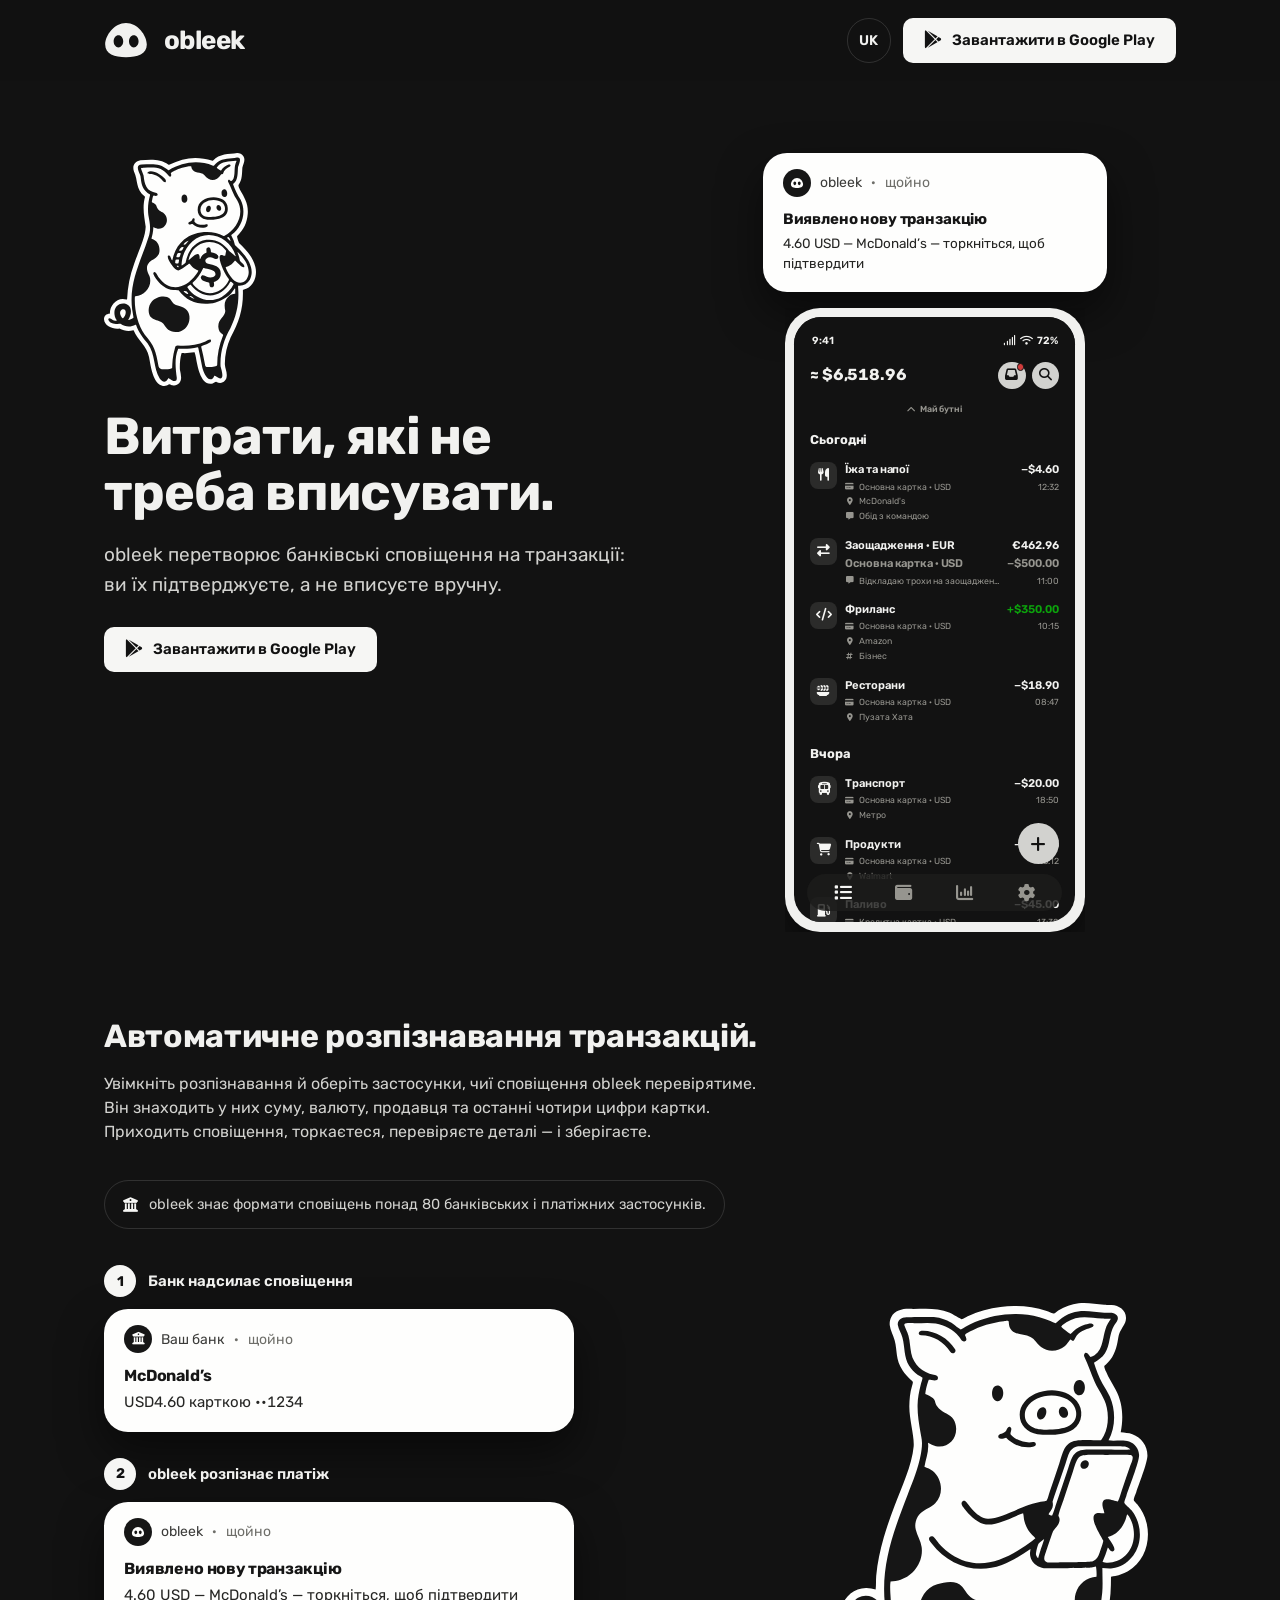
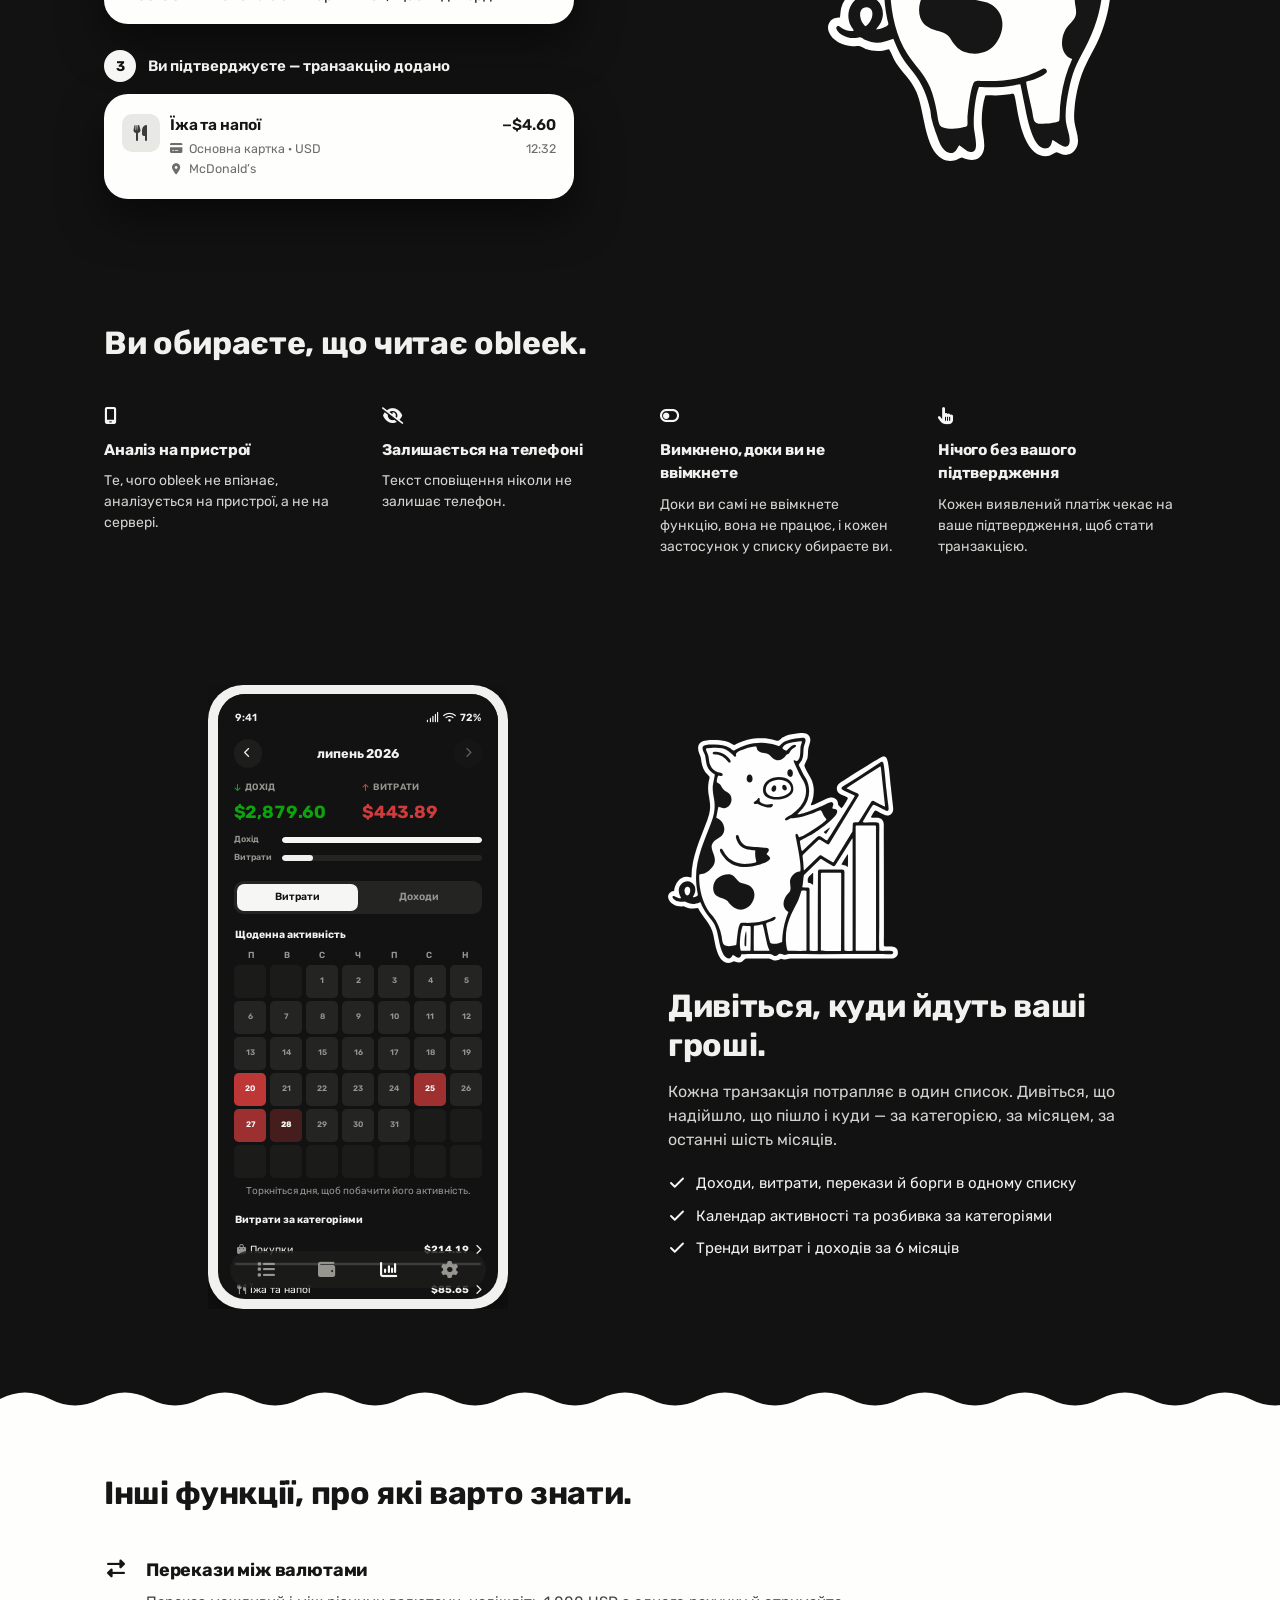
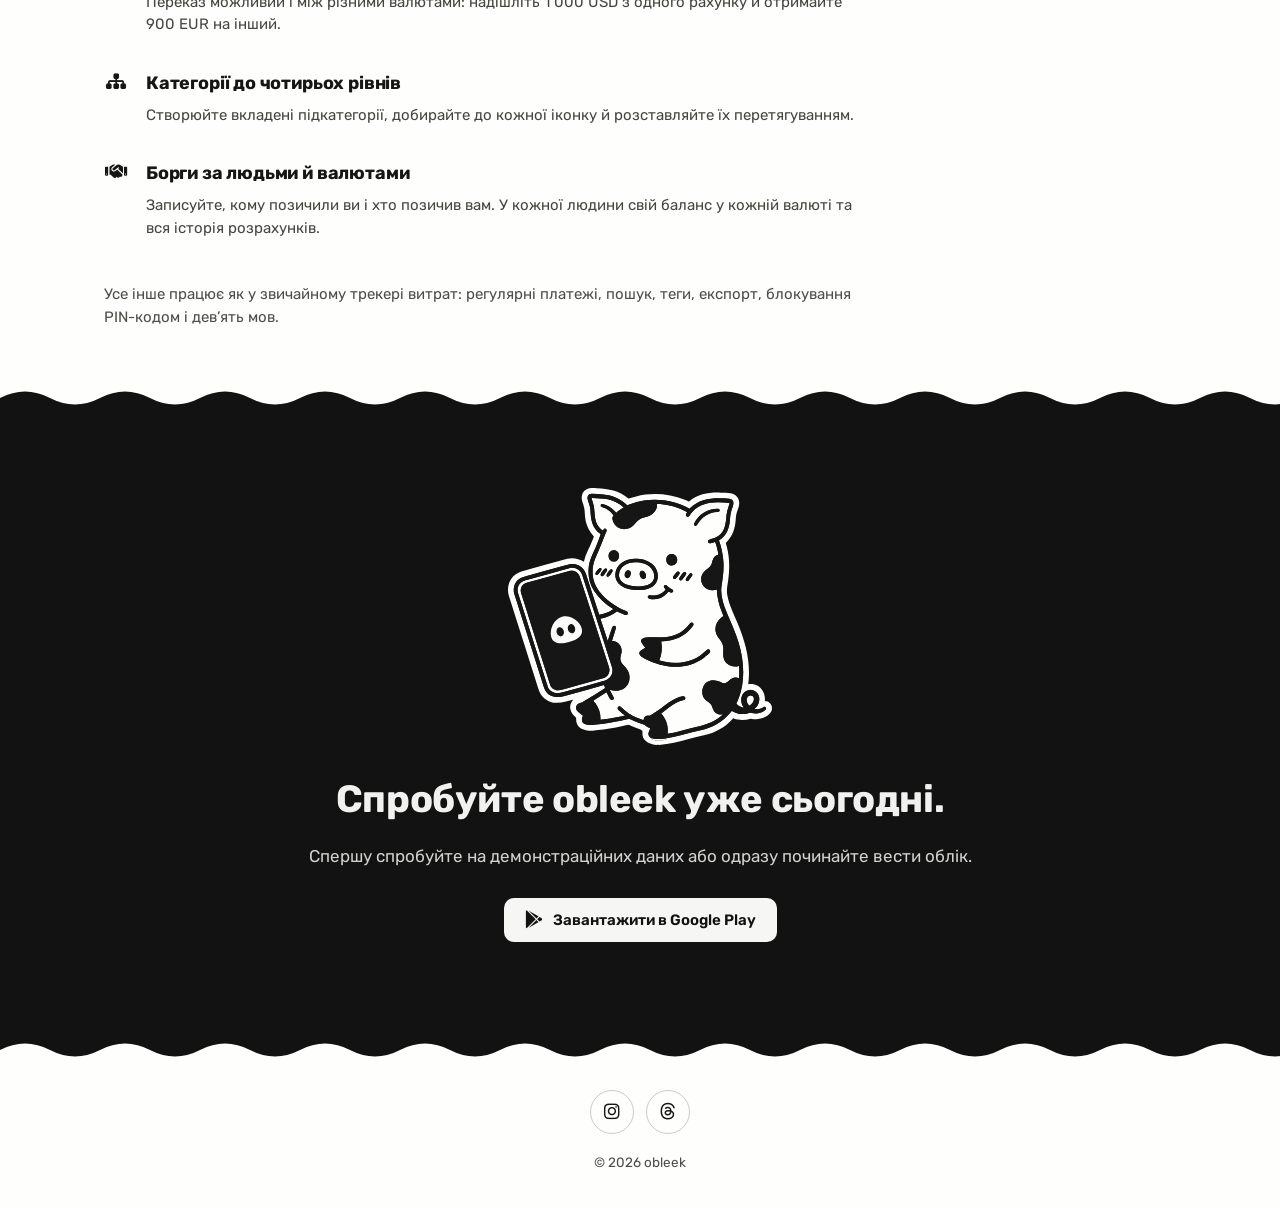
<file: uk/index.html>
<!DOCTYPE html>
<html lang="uk">
<head>
<meta charset="UTF-8" />
<title>obleek — облік витрат зі сповіщень банку</title>
<meta name="description" content="obleek перетворює банківські сповіщення на транзакції: ви їх підтверджуєте, а не вписуєте вручну. Витрати, доходи, перекази, борги — увесь ваш бюджет в одному застосунку." />
<meta name="viewport" content="width=device-width, initial-scale=1" />
<meta name="theme-color" content="#121212" />
<link rel="canonical" href="https://vbrazhnik.github.io/obleek/uk/" />

<link rel="alternate" hreflang="en" href="https://vbrazhnik.github.io/obleek/" />
<link rel="alternate" hreflang="cs" href="https://vbrazhnik.github.io/obleek/cs/" />
<link rel="alternate" hreflang="de" href="https://vbrazhnik.github.io/obleek/de/" />
<link rel="alternate" hreflang="es" href="https://vbrazhnik.github.io/obleek/es/" />
<link rel="alternate" hreflang="fr" href="https://vbrazhnik.github.io/obleek/fr/" />
<link rel="alternate" hreflang="it" href="https://vbrazhnik.github.io/obleek/it/" />
<link rel="alternate" hreflang="pl" href="https://vbrazhnik.github.io/obleek/pl/" />
<link rel="alternate" hreflang="pt" href="https://vbrazhnik.github.io/obleek/pt/" />
<link rel="alternate" hreflang="uk" href="https://vbrazhnik.github.io/obleek/uk/" />
<link rel="alternate" hreflang="x-default" href="https://vbrazhnik.github.io/obleek/" />

<link rel="icon" type="image/svg+xml" href="../assets/img/icon-source.svg" />
<link rel="icon" type="image/png" sizes="32x32" href="../assets/img/favicon-32.png" />
<link rel="apple-touch-icon" sizes="180x180" href="../assets/img/apple-touch-icon.png" />

<link rel="preload" href="../assets/fonts/rubik.woff2" as="font" type="font/woff2" crossorigin />
<link rel="stylesheet" href="https://cdnjs.cloudflare.com/ajax/libs/font-awesome/6.5.2/css/all.min.css" />
<link rel="stylesheet" href="../assets/css/style.css" />
<link rel="stylesheet" href="../assets/css/app-mock.css" />

<meta property="og:type" content="website" />
<meta property="og:site_name" content="obleek" />
<meta property="og:title" content="obleek — облік витрат зі сповіщень банку" />
<meta property="og:description" content="obleek перетворює банківські сповіщення на транзакції: ви їх підтверджуєте, а не вписуєте вручну." />
<meta property="og:url" content="https://vbrazhnik.github.io/obleek/uk/" />
<meta property="og:image" content="https://vbrazhnik.github.io/obleek/assets/img/og-image.png" />
<meta property="og:image:width" content="1200" />
<meta property="og:image:height" content="630" />
<meta property="og:locale" content="uk_UA" />
<meta name="twitter:card" content="summary_large_image" />
<meta name="twitter:title" content="obleek — облік витрат зі сповіщень банку" />
<meta name="twitter:description" content="Розпізнає платежі зі сповіщень банку. Бюджет, борги, понад 160 валют." />
<meta name="twitter:image" content="https://vbrazhnik.github.io/obleek/assets/img/og-image.png" />

<script type="application/ld+json">
{
  "@context": "https://schema.org",
  "@type": "SoftwareApplication",
  "name": "obleek",
  "applicationCategory": "FinanceApplication",
  "operatingSystem": "Android",
  "description": "obleek перетворює банківські сповіщення на транзакції: ви їх підтверджуєте, а не вписуєте вручну. Витрати, доходи, перекази, борги — увесь ваш бюджет в одному застосунку. Стрічка групує операції за днями, а у виписці кожного рахунку видно залишок після кожної з них.",
  "url": "https://vbrazhnik.github.io/obleek/uk/",
  "installUrl": "https://play.google.com/store/apps/details?id=com.vbrazhnik.obleek"
}
</script>
</head>
<body>
<a class="skip-link" href="#main">Перейти до вмісту</a>

<header class="site-header">
  <div class="wrap">
    <a class="brand" href="#top">
      <span class="brand-mark" aria-hidden="true">
        <svg viewBox="0 0 512 512"><g transform="translate(256 256) scale(1.4) translate(-256 -256)" fill="currentColor"><path d="M256 114C351.545 114 429 214.792 429 293.477C429 372.161 351.545 398.941 256 398.941C160.455 398.941 83.0002 372.161 83 293.477C83 214.792 160.455 114 256 114ZM193.09 215.765C171.12 215.765 153.309 238.545 153.309 266.646C153.309 294.748 171.12 317.529 193.09 317.529C215.06 317.529 232.87 294.748 232.87 266.646C232.87 238.545 215.06 215.765 193.09 215.765ZM320.758 215.765C298.788 215.765 280.978 238.545 280.978 266.646C280.978 294.748 298.788 317.529 320.758 317.529C342.728 317.529 360.539 294.748 360.539 266.646C360.539 238.545 342.728 215.765 320.758 215.765Z"/></g></svg>
      </span>
      obleek
    </a>
    <nav class="site-nav" aria-label="Primary">
      <details class="lang-switch">
        <summary class="lang-switch-btn" aria-label="Мова">
          <span>UK</span>
        </summary>
        <ul class="lang-switch-menu">
          <li><a href="../">English</a></li>
          <li><a href="../cs/">Čeština</a></li>
          <li><a href="../de/">Deutsch</a></li>
          <li><a href="../es/">Español</a></li>
          <li><a href="../fr/">Français</a></li>
          <li><a href="../it/">Italiano</a></li>
          <li><a href="../pl/">Polski</a></li>
          <li><a href="../pt/">Português</a></li>
          <li><a href="../uk/" aria-current="true">Українська</a></li>
        </ul>
      </details>
      <a class="btn btn-primary" href="https://play.google.com/store/apps/details?id=com.vbrazhnik.obleek&amp;hl=uk-UA" rel="noopener">
        <i class="fa-brands fa-google-play" aria-hidden="true"></i>
        <span class="btn-label">Завантажити в Google Play</span>
      </a>
    </nav>
  </div>
</header>

<main id="main">

  <section class="hero" id="top">
    <div class="wrap">
      <div class="hero-copy">
        <img class="hero-mascot" src="../assets/img/mascot-coin.svg" alt="" width="1446" height="2221" />
        <h1>Витрати, які не треба вписувати.</h1>
        <p class="lede">obleek перетворює банківські сповіщення на транзакції: ви їх підтверджуєте, а не вписуєте вручну.</p>
        <div class="hero-ctas">
          <a class="btn btn-primary" href="https://play.google.com/store/apps/details?id=com.vbrazhnik.obleek&amp;hl=uk-UA" rel="noopener">
            <i class="fa-brands fa-google-play" aria-hidden="true"></i>
            Завантажити в Google Play
          </a>
        </div>
      </div>

      <div class="hero-visual">
        <div class="hero-stage">
        <div class="hero-phone">
        <div class="notif hero-notif">
          <div class="notif-head">
            <span class="notif-icon" aria-hidden="true"><svg viewBox="0 0 512 512" fill="currentColor" aria-hidden="true"><path d="M256 114C351.545 114 429 214.792 429 293.477C429 372.161 351.545 398.941 256 398.941C160.455 398.941 83.0002 372.161 83 293.477C83 214.792 160.455 114 256 114ZM193.09 215.765C171.12 215.765 153.309 238.545 153.309 266.646C153.309 294.748 171.12 317.529 193.09 317.529C215.06 317.529 232.87 294.748 232.87 266.646C232.87 238.545 215.06 215.765 193.09 215.765ZM320.758 215.765C298.788 215.765 280.978 238.545 280.978 266.646C280.978 294.748 298.788 317.529 320.758 317.529C342.728 317.529 360.539 294.748 360.539 266.646C360.539 238.545 342.728 215.765 320.758 215.765Z"/></svg></span>
            <span class="notif-app">obleek</span>
            <span class="notif-sep" aria-hidden="true">&#183;</span>
            <span class="notif-time">щойно</span>
          </div>
          <p class="notif-title">Виявлено нову транзакцію</p>
          <p class="notif-body">4.60 USD — McDonald’s — торкніться, щоб підтвердити</p>
        </div>
        <div class="phone-frame">
        <div class="phone" aria-hidden="true">
          <div class="phone-inner">
            <div class="statusbar"><span>9:41</span><span><i class="fa-solid fa-signal"></i>&nbsp;&nbsp;<i class="fa-solid fa-wifi"></i>&nbsp;&nbsp;72%</span></div>
            <div class="screens">
              <section class="screen active">
                <div class="screen-head">
                  <button type="button" class="header-balance-btn tabular">≈ $6,518.96</button>
                  <div class="screen-head-actions">
                    <button class="icon-btn capture-btn" aria-hidden="true"><i class="fa-solid fa-inbox"></i><span class="capture-dot" aria-hidden="true"></span></button>
                    <button class="icon-btn" aria-hidden="true"><i class="fa-solid fa-magnifying-glass"></i></button>
                  </div>
                </div>
                <div class="future-plans-pull">
                  <span class="future-plans-label"><i class="fa-solid fa-chevron-up"></i> Майбутні</span>
                </div>
                <div class="day-label">Сьогодні</div>
                <div class="tx-list">
                  <div class="tx-row">
                    <span class="tx-icon"><i class="fa-solid fa-utensils"></i></span>
                    <div class="tx-mid"><div class="name">Їжа та напої</div><div class="tx-detail"><i class="fa-solid fa-credit-card"></i>Основна картка · USD</div><div class="tx-detail"><i class="fa-solid fa-location-dot"></i>McDonald's</div><div class="tx-detail tx-note"><i class="fa-solid fa-message"></i><span>Обід з командою</span></div></div>
                    <div class="tx-amt-wrap"><div class="tx-amt tabular">−$4.60</div><div class="tx-time">12:32</div></div>
                  </div>
                  <div class="tx-row">
                    <span class="tx-icon"><i class="fa-solid fa-right-left"></i></span>
                    <div class="tx-mid">
                      <div class="name">Заощадження · EUR</div>
                      <div class="name tx-from-account">Основна картка · USD</div>
                      <div class="tx-detail tx-note"><i class="fa-solid fa-message"></i><span>Відкладаю трохи на заощадження</span></div>
                    </div>
                    <div class="tx-amt-wrap">
                      <div class="tx-amt tabular">€462.96</div>
                      <div class="tx-amt tx-amt-sent tabular">−$500.00</div>
                      <div class="tx-time">11:00</div>
                    </div>
                  </div>
                  <div class="tx-row">
                    <span class="tx-icon"><i class="fa-solid fa-code"></i></span>
                    <div class="tx-mid"><div class="name">Фриланс</div><div class="tx-detail"><i class="fa-solid fa-credit-card"></i>Основна картка · USD</div><div class="tx-detail"><i class="fa-solid fa-location-dot"></i>Amazon</div><div class="tx-detail"><i class="fa-solid fa-hashtag"></i>Бізнес</div></div>
                    <div class="tx-amt-wrap"><div class="tx-amt pos tabular">+$350.00</div><div class="tx-time">10:15</div></div>
                  </div>
                  <div class="tx-row">
                    <span class="tx-icon"><i class="fa-solid fa-plate-wheat"></i></span>
                    <div class="tx-mid"><div class="name">Ресторани</div><div class="tx-detail"><i class="fa-solid fa-credit-card"></i>Основна картка · USD</div><div class="tx-detail"><i class="fa-solid fa-location-dot"></i>Пузата Хата</div></div>
                    <div class="tx-amt-wrap"><div class="tx-amt tabular">−$18.90</div><div class="tx-time">08:47</div></div>
                  </div>
                </div>
                <div class="day-label">Вчора</div>
                <div class="tx-list">
                  <div class="tx-row">
                    <span class="tx-icon"><i class="fa-solid fa-bus"></i></span>
                    <div class="tx-mid"><div class="name">Транспорт</div><div class="tx-detail"><i class="fa-solid fa-credit-card"></i>Основна картка · USD</div><div class="tx-detail"><i class="fa-solid fa-location-dot"></i>Метро</div></div>
                    <div class="tx-amt-wrap"><div class="tx-amt tabular">−$20.00</div><div class="tx-time">18:50</div></div>
                  </div>
                  <div class="tx-row">
                    <span class="tx-icon"><i class="fa-solid fa-cart-shopping"></i></span>
                    <div class="tx-mid"><div class="name">Продукти</div><div class="tx-detail"><i class="fa-solid fa-credit-card"></i>Основна картка · USD</div><div class="tx-detail"><i class="fa-solid fa-location-dot"></i>Walmart</div></div>
                    <div class="tx-amt-wrap"><div class="tx-amt tabular">−$62.15</div><div class="tx-time">16:12</div></div>
                  </div>
                  <div class="tx-row">
                    <span class="tx-icon"><i class="fa-solid fa-gas-pump"></i></span>
                    <div class="tx-mid"><div class="name">Паливо</div><div class="tx-detail"><i class="fa-solid fa-credit-card"></i>Кредитна картка · USD</div><div class="tx-detail"><i class="fa-solid fa-location-dot"></i>Shell</div></div>
                    <div class="tx-amt-wrap"><div class="tx-amt tabular">−$45.00</div><div class="tx-time">13:30</div></div>
                  </div>
                  <div class="tx-row">
                    <span class="tx-icon"><i class="fa-solid fa-percent"></i></span>
                    <div class="tx-mid"><div class="name">Дивіденди</div><div class="tx-detail"><i class="fa-solid fa-credit-card"></i>Заощадження · EUR</div><div class="tx-detail"><i class="fa-solid fa-location-dot"></i>Vanguard</div></div>
                    <div class="tx-amt-wrap"><div class="tx-amt pos tabular">+€120.00</div><div class="tx-time">09:00</div></div>
                  </div>
                </div>
              </section>
            </div>
            <nav class="tabbar">
              <button class="tab active"><i class="fa-solid fa-list"></i><span>Транзакції</span></button>
              <button class="tab"><i class="fa-solid fa-wallet"></i><span>Рахунки</span></button>
              <button class="tab"><i class="fa-solid fa-chart-column"></i><span>Аналітика</span></button>
              <button class="tab"><i class="fa-solid fa-gear"></i><span>Налаштування</span></button>
            </nav>
            <button class="fab" aria-hidden="true"><i class="fa-solid fa-plus"></i></button>
          </div>
        </div>
        </div>
        </div>
        </div>
      </div>
    </div>
  </section>

  <section class="flow" id="detection">
    <div class="wrap">
      <div class="section-head">
        <h2>Автоматичне розпізнавання транзакцій.</h2>
        <p>Увімкніть розпізнавання й оберіть застосунки, чиї сповіщення obleek перевірятиме. Він знаходить у них суму, валюту, продавця та останні чотири цифри картки. Приходить сповіщення, торкаєтеся, перевіряєте деталі — і зберігаєте.</p>
      </div>
      <p class="flow-note"><i class="fa-solid fa-building-columns" aria-hidden="true"></i>obleek знає формати сповіщень понад 80 банківських і платіжних застосунків.</p>

      <div class="flow-grid">
        <ol class="flow-steps">
          <li class="flow-step">
            <div class="flow-step-head">
              <span class="flow-step-num" aria-hidden="true">1</span>
              <span class="flow-step-label">Банк надсилає сповіщення</span>
            </div>
            <div class="notif">
              <div class="notif-head">
                <span class="notif-icon" aria-hidden="true"><i class="fa-solid fa-building-columns"></i></span>
                <span class="notif-app">Ваш банк</span>
                <span class="notif-sep" aria-hidden="true">&#183;</span>
                <span class="notif-time">щойно</span>
              </div>
              <p class="notif-title">McDonald’s</p>
              <p class="notif-body tabular">USD4.60 карткою ••1234</p>
            </div>
          </li>

          <li class="flow-step">
            <div class="flow-step-head">
              <span class="flow-step-num" aria-hidden="true">2</span>
              <span class="flow-step-label">obleek розпізнає платіж</span>
            </div>
            <div class="notif">
              <div class="notif-head">
                <span class="notif-icon" aria-hidden="true"><svg viewBox="0 0 512 512" fill="currentColor" aria-hidden="true"><path d="M256 114C351.545 114 429 214.792 429 293.477C429 372.161 351.545 398.941 256 398.941C160.455 398.941 83.0002 372.161 83 293.477C83 214.792 160.455 114 256 114ZM193.09 215.765C171.12 215.765 153.309 238.545 153.309 266.646C153.309 294.748 171.12 317.529 193.09 317.529C215.06 317.529 232.87 294.748 232.87 266.646C232.87 238.545 215.06 215.765 193.09 215.765ZM320.758 215.765C298.788 215.765 280.978 238.545 280.978 266.646C280.978 294.748 298.788 317.529 320.758 317.529C342.728 317.529 360.539 294.748 360.539 266.646C360.539 238.545 342.728 215.765 320.758 215.765Z"/></svg></span>
                <span class="notif-app">obleek</span>
                <span class="notif-sep" aria-hidden="true">&#183;</span>
                <span class="notif-time">щойно</span>
              </div>
              <p class="notif-title">Виявлено нову транзакцію</p>
              <p class="notif-body">4.60 USD — McDonald’s — торкніться, щоб підтвердити</p>
            </div>
          </li>

          <li class="flow-step">
            <div class="flow-step-head">
              <span class="flow-step-num" aria-hidden="true">3</span>
              <span class="flow-step-label">Ви підтверджуєте — транзакцію додано</span>
            </div>
            <div class="tx-card">
              <div class="tx-row">
                <span class="tx-icon" aria-hidden="true"><i class="fa-solid fa-utensils"></i></span>
                <div class="tx-mid">
                  <div class="name">Їжа та напої</div>
                  <div class="tx-detail"><i class="fa-solid fa-credit-card" aria-hidden="true"></i>Основна картка &#183; USD</div>
                  <div class="tx-detail"><i class="fa-solid fa-location-dot" aria-hidden="true"></i>McDonald’s</div>
                </div>
                <div class="tx-amt-wrap"><div class="tx-amt tabular">&minus;$4.60</div><div class="tx-time">12:32</div></div>
              </div>
            </div>
          </li>
        </ol>

        <div class="flow-mascot">
          <img src="../assets/img/mascot-phone.svg" alt="" width="1495" height="2139" loading="lazy" />
        </div>
      </div>
    </div>
  </section>

  <section class="trust">
    <div class="wrap">
      <div class="section-head">
        <h2>Ви обираєте, що читає obleek.</h2>
      </div>
      <div class="trust-grid">
        <div class="trust-card">
          <div class="trust-card-icon"><i class="fa-solid fa-mobile-screen" aria-hidden="true"></i></div>
          <h3>Аналіз на пристрої</h3>
          <p>Те, чого obleek не впізнає, аналізується на пристрої, а не на сервері.</p>
        </div>
        <div class="trust-card">
          <div class="trust-card-icon"><i class="fa-solid fa-eye-slash" aria-hidden="true"></i></div>
          <h3>Залишається на телефоні</h3>
          <p>Текст сповіщення ніколи не залишає телефон.</p>
        </div>
        <div class="trust-card">
          <div class="trust-card-icon"><i class="fa-solid fa-toggle-off" aria-hidden="true"></i></div>
          <h3>Вимкнено, доки ви не ввімкнете</h3>
          <p>Доки ви самі не ввімкнете функцію, вона не працює, і кожен застосунок у списку обираєте ви.</p>
        </div>
        <div class="trust-card">
          <div class="trust-card-icon"><i class="fa-solid fa-hand-pointer" aria-hidden="true"></i></div>
          <h3>Нічого без вашого підтвердження</h3>
          <p>Кожен виявлений платіж чекає на ваше підтвердження, щоб стати транзакцією.</p>
        </div>
      </div>
    </div>
  </section>

  <div id="features">

  <section class="feature reverse">
    <div class="wrap">
      <div class="feature-copy">
        <img class="feature-mascot" src="../assets/img/mascot-chart.svg" alt="" width="2166" height="2166" loading="lazy" />
        <h2>Дивіться, куди йдуть ваші гроші.</h2>
        <p>Кожна транзакція потрапляє в один список. Дивіться, що надійшло, що пішло і куди — за категорією, за місяцем, за останні шість місяців.</p>
        <ul class="feature-list">
          <li><svg viewBox="0 0 24 24" fill="none" stroke="currentColor" stroke-width="2.5" stroke-linecap="round" stroke-linejoin="round"><path d="M20 6L9 17l-5-5"/></svg>Доходи, витрати, перекази й борги в одному списку</li>
          <li><svg viewBox="0 0 24 24" fill="none" stroke="currentColor" stroke-width="2.5" stroke-linecap="round" stroke-linejoin="round"><path d="M20 6L9 17l-5-5"/></svg>Календар активності та розбивка за категоріями</li>
          <li><svg viewBox="0 0 24 24" fill="none" stroke="currentColor" stroke-width="2.5" stroke-linecap="round" stroke-linejoin="round"><path d="M20 6L9 17l-5-5"/></svg>Тренди витрат і доходів за 6 місяців</li>
        </ul>
      </div>
      <div class="feature-visual">
        <div class="phone-frame">
        <div class="phone" aria-hidden="true">
          <div class="phone-inner">
            <div class="statusbar"><span>9:41</span><span><i class="fa-solid fa-signal"></i>&nbsp;&nbsp;<i class="fa-solid fa-wifi"></i>&nbsp;&nbsp;72%</span></div>
            <div class="screens">
              <section class="screen active">
            <div class="screen-head">
              <div class="month-nav">
                <button type="button" class="month-nav-btn" data-dash-month-prev="" aria-label="Попередній місяць">
                  <i class="fa-solid fa-chevron-left"></i>
                </button>
                <span class="month-label" data-dash-month-pill="">липень 2026</span>
                <button type="button" class="month-nav-btn" data-dash-month-next="" aria-label="Наступний місяць" disabled="">
                  <i class="fa-solid fa-chevron-right"></i>
                </button>
              </div>
            </div>

            <div class="stat-row">
              <div class="stat-tile income">
                <div class="k"><i class="fa-solid fa-arrow-down"></i>Дохід</div>
                <div class="v tabular" data-dash-income="">$2,879.60</div>
              </div>
              <div class="stat-tile expense">
                <div class="k"><i class="fa-solid fa-arrow-up"></i>Витрати</div>
                <div class="v tabular" data-dash-expense="">$443.89</div>
              </div>
            </div>

            <div class="io-compare">
              <div class="io-bar-row">
                <span class="io-bar-label">Дохід</span>
                <div class="io-bar-track"><span class="io-bar income" data-dash-io-income-bar="" style="width: 100%;"></span></div>
              </div>
              <div class="io-bar-row">
                <span class="io-bar-label">Витрати</span>
                <div class="io-bar-track"><span class="io-bar" data-dash-io-expense-bar="" style="width: 15.415%;"></span></div>
              </div>
            </div>

            <div class="segmented" data-dash-kind-toggle="">
              <button type="button" data-dash-kind="expense" class="active">Витрати</button>
              <button type="button" data-dash-kind="income">Доходи</button>
            </div>

            <div class="section-title">Щоденна активність</div>

            

            <div data-kind-section="expense">
              <div class="cal-weekdays"><span>П</span><span>В</span><span>С</span><span>Ч</span><span>П</span><span>С</span><span>Н</span></div>
              <div class="heat-grid" data-dash-heat-grid-expense=""><span class="heat-day-blank" aria-hidden="true"></span><span class="heat-day-blank" aria-hidden="true"></span><button type="button" class="heat-day" data-heat-date="2026-07-01" style="background:var(--surface-2)"><span class="heat-day-num" style="color:var(--muted);font-weight:600">1</span></button><button type="button" class="heat-day" data-heat-date="2026-07-02" style="background:var(--surface-2)"><span class="heat-day-num" style="color:var(--muted);font-weight:600">2</span></button><button type="button" class="heat-day" data-heat-date="2026-07-03" style="background:var(--surface-2)"><span class="heat-day-num" style="color:var(--muted);font-weight:600">3</span></button><button type="button" class="heat-day" data-heat-date="2026-07-04" style="background:var(--surface-2)"><span class="heat-day-num" style="color:var(--muted);font-weight:600">4</span></button><button type="button" class="heat-day" data-heat-date="2026-07-05" style="background:var(--surface-2)"><span class="heat-day-num" style="color:var(--muted);font-weight:600">5</span></button><button type="button" class="heat-day" data-heat-date="2026-07-06" style="background:var(--surface-2)"><span class="heat-day-num" style="color:var(--muted);font-weight:600">6</span></button><button type="button" class="heat-day" data-heat-date="2026-07-07" style="background:var(--surface-2)"><span class="heat-day-num" style="color:var(--muted);font-weight:600">7</span></button><button type="button" class="heat-day" data-heat-date="2026-07-08" style="background:var(--surface-2)"><span class="heat-day-num" style="color:var(--muted);font-weight:600">8</span></button><button type="button" class="heat-day" data-heat-date="2026-07-09" style="background:var(--surface-2)"><span class="heat-day-num" style="color:var(--muted);font-weight:600">9</span></button><button type="button" class="heat-day" data-heat-date="2026-07-10" style="background:var(--surface-2)"><span class="heat-day-num" style="color:var(--muted);font-weight:600">10</span></button><button type="button" class="heat-day" data-heat-date="2026-07-11" style="background:var(--surface-2)"><span class="heat-day-num" style="color:var(--muted);font-weight:600">11</span></button><button type="button" class="heat-day" data-heat-date="2026-07-12" style="background:var(--surface-2)"><span class="heat-day-num" style="color:var(--muted);font-weight:600">12</span></button><button type="button" class="heat-day" data-heat-date="2026-07-13" style="background:var(--surface-2)"><span class="heat-day-num" style="color:var(--muted);font-weight:600">13</span></button><button type="button" class="heat-day" data-heat-date="2026-07-14" style="background:var(--surface-2)"><span class="heat-day-num" style="color:var(--muted);font-weight:600">14</span></button><button type="button" class="heat-day" data-heat-date="2026-07-15" style="background:var(--surface-2)"><span class="heat-day-num" style="color:var(--muted);font-weight:600">15</span></button><button type="button" class="heat-day" data-heat-date="2026-07-16" style="background:var(--surface-2)"><span class="heat-day-num" style="color:var(--muted);font-weight:600">16</span></button><button type="button" class="heat-day" data-heat-date="2026-07-17" style="background:var(--surface-2)"><span class="heat-day-num" style="color:var(--muted);font-weight:600">17</span></button><button type="button" class="heat-day" data-heat-date="2026-07-18" style="background:var(--surface-2)"><span class="heat-day-num" style="color:var(--muted);font-weight:600">18</span></button><button type="button" class="heat-day" data-heat-date="2026-07-19" style="background:var(--surface-2)"><span class="heat-day-num" style="color:var(--muted);font-weight:600">19</span></button><button type="button" class="heat-day" data-heat-date="2026-07-20" style="background:rgba(208,59,59,0.90)"><span class="heat-day-num" style="color:#fff;font-weight:600">20</span></button><button type="button" class="heat-day" data-heat-date="2026-07-21" style="background:var(--surface-2)"><span class="heat-day-num" style="color:var(--muted);font-weight:600">21</span></button><button type="button" class="heat-day" data-heat-date="2026-07-22" style="background:var(--surface-2)"><span class="heat-day-num" style="color:var(--muted);font-weight:600">22</span></button><button type="button" class="heat-day" data-heat-date="2026-07-23" style="background:var(--surface-2)"><span class="heat-day-num" style="color:var(--muted);font-weight:600">23</span></button><button type="button" class="heat-day" data-heat-date="2026-07-24" style="background:var(--surface-2)"><span class="heat-day-num" style="color:var(--muted);font-weight:600">24</span></button><button type="button" class="heat-day" data-heat-date="2026-07-25" style="background:rgba(208,59,59,0.74)"><span class="heat-day-num" style="color:#fff;font-weight:600">25</span></button><button type="button" class="heat-day" data-heat-date="2026-07-26" style="background:var(--surface-2)"><span class="heat-day-num" style="color:var(--muted);font-weight:600">26</span></button><button type="button" class="heat-day" data-heat-date="2026-07-27" style="background:rgba(208,59,59,0.73)"><span class="heat-day-num" style="color:#fff;font-weight:600">27</span></button><button type="button" class="heat-day today" data-heat-date="2026-07-28" style="background:rgba(208,59,59,0.27)"><span class="heat-day-num" style="color:var(--ink);font-weight:800">28</span></button><button type="button" class="heat-day" data-heat-date="2026-07-29" style="background:var(--surface-2)"><span class="heat-day-num" style="color:var(--muted);font-weight:600">29</span></button><button type="button" class="heat-day" data-heat-date="2026-07-30" style="background:var(--surface-2)"><span class="heat-day-num" style="color:var(--muted);font-weight:600">30</span></button><button type="button" class="heat-day" data-heat-date="2026-07-31" style="background:var(--surface-2)"><span class="heat-day-num" style="color:var(--muted);font-weight:600">31</span></button><span class="heat-day-blank" aria-hidden="true"></span><span class="heat-day-blank" aria-hidden="true"></span><span class="heat-day-blank" aria-hidden="true"></span><span class="heat-day-blank" aria-hidden="true"></span><span class="heat-day-blank" aria-hidden="true"></span><span class="heat-day-blank" aria-hidden="true"></span><span class="heat-day-blank" aria-hidden="true"></span><span class="heat-day-blank" aria-hidden="true"></span><span class="heat-day-blank" aria-hidden="true"></span></div>
            </div>

            <div class="heat-detail" data-dash-heat-detail=""><p class="heat-detail-empty">Торкніться дня, щоб побачити його активність.</p></div>

            <div data-kind-section="expense">
              <div class="section-title">Витрати за категоріями</div>
              <div data-dash-category-list=""><div class="cat-row drillable" data-cat-drill="Shopping"><div class="cat-head"><span class="name"><span class="cat-icon"><i class="fa-solid fa-bag-shopping"></i></span>Покупки</span><span class="cat-right"><span class="nums tabular"><b>$214.19</b></span><i class="fa-solid fa-chevron-right"></i></span></div><div class="cat-track"><span style="width:100%"></span></div></div><div class="cat-row drillable" data-cat-drill="Food &amp; drink"><div class="cat-head"><span class="name"><span class="cat-icon"><i class="fa-solid fa-utensils"></i></span>Їжа та напої</span><span class="cat-right"><span class="nums tabular"><b>$85.65</b></span><i class="fa-solid fa-chevron-right"></i></span></div><div class="cat-track"><span style="width:39.9878612446893%"></span></div></div><div class="cat-row drillable" data-cat-drill="Transport"><div class="cat-head"><span class="name"><span class="cat-icon"><i class="fa-solid fa-bus"></i></span>Транспорт</span><span class="cat-right"><span class="nums tabular"><b>$67.75</b></span><i class="fa-solid fa-chevron-right"></i></span></div><div class="cat-track"><span style="width:31.63079508847285%"></span></div></div><div class="cat-row drillable" data-cat-drill="Housing"><div class="cat-head"><span class="name"><span class="cat-icon"><i class="fa-solid fa-house"></i></span>Житло</span><span class="cat-right"><span class="nums tabular"><b>$41.30</b></span><i class="fa-solid fa-chevron-right"></i></span></div><div class="cat-track"><span style="width:19.281945935851347%"></span></div></div><div class="cat-row"><div class="cat-head"><span class="name"><span class="cat-icon"><i class="fa-solid fa-gift"></i></span>Подарунки</span><span class="cat-right"><span class="nums tabular"><b>$35.00</b></span></span></div><div class="cat-track"><span style="width:16.340632149026565%"></span></div></div><div class="cat-row drillable" data-cat-drill="Health"><div class="cat-head"><span class="name"><span class="cat-icon"><i class="fa-solid fa-heart-pulse"></i></span>Здоров’я</span><span class="cat-right"><span class="nums tabular"><b>$0.00</b></span><i class="fa-solid fa-chevron-right"></i></span></div><div class="cat-track"><span style="width:0%"></span></div></div><div class="cat-row"><div class="cat-head"><span class="name"><span class="cat-icon"><i class="fa-solid fa-shield"></i></span>Страхування</span><span class="cat-right"><span class="nums tabular"><b>$0.00</b></span></span></div><div class="cat-track"><span style="width:0%"></span></div></div><div class="cat-row drillable" data-cat-drill="Entertainment"><div class="cat-head"><span class="name"><span class="cat-icon"><i class="fa-solid fa-film"></i></span>Розваги</span><span class="cat-right"><span class="nums tabular"><b>$0.00</b></span><i class="fa-solid fa-chevron-right"></i></span></div><div class="cat-track"><span style="width:0%"></span></div></div><div class="cat-row"><div class="cat-head"><span class="name"><span class="cat-icon"><i class="fa-solid fa-spa"></i></span>Особистий догляд</span><span class="cat-right"><span class="nums tabular"><b>$0.00</b></span></span></div><div class="cat-track"><span style="width:0%"></span></div></div><div class="cat-row"><div class="cat-head"><span class="name"><span class="cat-icon"><i class="fa-solid fa-graduation-cap"></i></span>Освіта</span><span class="cat-right"><span class="nums tabular"><b>$0.00</b></span></span></div><div class="cat-track"><span style="width:0%"></span></div></div><div class="cat-row"><div class="cat-head"><span class="name"><span class="cat-icon"><i class="fa-solid fa-suitcase-rolling"></i></span>Подорожі</span><span class="cat-right"><span class="nums tabular"><b>$0.00</b></span></span></div><div class="cat-track"><span style="width:0%"></span></div></div><div class="cat-row drillable" data-cat-drill="Family"><div class="cat-head"><span class="name"><span class="cat-icon"><i class="fa-solid fa-users"></i></span>Сім’я</span><span class="cat-right"><span class="nums tabular"><b>$0.00</b></span><i class="fa-solid fa-chevron-right"></i></span></div><div class="cat-track"><span style="width:0%"></span></div></div><div class="cat-row"><div class="cat-head"><span class="name"><span class="cat-icon"><i class="fa-solid fa-paw"></i></span>Тварини</span><span class="cat-right"><span class="nums tabular"><b>$0.00</b></span></span></div><div class="cat-track"><span style="width:0%"></span></div></div><div class="cat-row"><div class="cat-head"><span class="name"><span class="cat-icon"><i class="fa-solid fa-heart"></i></span>Благодійність</span><span class="cat-right"><span class="nums tabular"><b>$0.00</b></span></span></div><div class="cat-track"><span style="width:0%"></span></div></div><div class="cat-row"><div class="cat-head"><span class="name"><span class="cat-icon"><i class="fa-solid fa-tag"></i></span>Інше</span><span class="cat-right"><span class="nums tabular"><b>$0.00</b></span></span></div><div class="cat-track"><span style="width:0%"></span></div></div></div>
            </div>

            

            

            <div data-kind-section="expense">
              <div class="section-title">Витрати за останні 6 місяців</div>
              <div class="trend" data-dash-trend=""><div class="bar"><div class="col" style="height:40px"></div><span class="m">лют</span></div><div class="bar"><div class="col" style="height:51px"></div><span class="m">бер</span></div><div class="bar"><div class="col" style="height:32px"></div><span class="m">кві</span></div><div class="bar"><div class="col" style="height:58px"></div><span class="m">тра</span></div><div class="bar"><div class="col" style="height:44px"></div><span class="m">чер</span></div><div class="bar now"><div class="col" style="height:20px"></div><span class="m">лип</span></div></div>
            </div>
          
              </section>
            </div>
            <nav class="tabbar">
              <button class="tab"><i class="fa-solid fa-list"></i><span>Транзакції</span></button>
              <button class="tab"><i class="fa-solid fa-wallet"></i><span>Рахунки</span></button>
              <button class="tab active"><i class="fa-solid fa-chart-column"></i><span>Аналітика</span></button>
              <button class="tab"><i class="fa-solid fa-gear"></i><span>Налаштування</span></button>
            </nav>
          </div>
        </div>
        </div>
      </div>
    </div>
  </section>



  </div>

  <section class="highlights">
    <svg class="band-wave" width="100%" height="30" aria-hidden="true" preserveAspectRatio="none">
      <pattern id="band-scallop-light" width="100" height="30" patternUnits="userSpaceOnUse">
        <path d="M 0,15 q 25,-13 50,0 q 25,13 50,0 L 100,30 L 0,30 Z" />
      </pattern>
      <rect width="100%" height="30" fill="url(#band-scallop-light)" />
    </svg>
    <div class="wrap">
      <div class="section-head">
        <h2>Інші функції, про які варто знати.</h2>
      </div>
      <ul class="unique-list">
        <li class="unique-item">
          <span class="unique-icon" aria-hidden="true"><i class="fa-solid fa-right-left"></i></span>
          <div>
            <h3>Перекази між валютами</h3>
            <p>Переказ можливий і між різними валютами: надішліть 1 000 USD з одного рахунку й отримайте 900 EUR на інший.</p>
          </div>
        </li>
        <li class="unique-item">
          <span class="unique-icon" aria-hidden="true"><i class="fa-solid fa-sitemap"></i></span>
          <div>
            <h3>Категорії до чотирьох рівнів</h3>
            <p>Створюйте вкладені підкатегорії, добирайте до кожної іконку й розставляйте їх перетягуванням.</p>
          </div>
        </li>
        <li class="unique-item">
          <span class="unique-icon" aria-hidden="true"><i class="fa-solid fa-handshake"></i></span>
          <div>
            <h3>Борги за людьми й валютами</h3>
            <p>Записуйте, кому позичили ви і хто позичив вам. У кожної людини свій баланс у кожній валюті та вся історія розрахунків.</p>
          </div>
        </li>
      </ul>
      <p class="unique-rest">Усе інше працює як у звичайному трекері витрат: регулярні платежі, пошук, теги, експорт, блокування PIN-кодом і дев’ять мов.</p>
    </div>
  </section>

  <section class="final-cta">
    <svg class="band-wave" width="100%" height="30" aria-hidden="true" preserveAspectRatio="none">
      <pattern id="band-scallop-dark" width="100" height="30" patternUnits="userSpaceOnUse">
        <path d="M 0,15 q 25,-13 50,0 q 25,13 50,0 L 100,30 L 0,30 Z" />
      </pattern>
      <rect width="100%" height="30" fill="url(#band-scallop-dark)" />
    </svg>
    <div class="wrap">
      <img class="cta-mascot" src="../assets/img/mascot-app.svg" alt="" width="1883" height="1834" loading="lazy" />
      <h2>Спробуйте obleek уже сьогодні.</h2>
      <p>Спершу спробуйте на демонстраційних даних або одразу починайте вести облік.</p>
      <div class="hero-ctas">
        <a class="btn btn-primary" href="https://play.google.com/store/apps/details?id=com.vbrazhnik.obleek&amp;hl=uk-UA" rel="noopener">
          <i class="fa-brands fa-google-play" aria-hidden="true"></i>
          Завантажити в Google Play
        </a>
      </div>
    </div>
  </section>

</main>

<footer class="site-footer">
  <svg class="band-wave" width="100%" height="30" aria-hidden="true" preserveAspectRatio="none">
    <pattern id="band-scallop-foot" width="100" height="30" patternUnits="userSpaceOnUse">
      <path d="M 0,15 q 25,-13 50,0 q 25,13 50,0 L 100,30 L 0,30 Z" />
    </pattern>
    <rect width="100%" height="30" fill="url(#band-scallop-foot)" />
  </svg>
  <div class="wrap">
    <ul class="social-links">
      <li><a href="https://www.instagram.com/obleek.app/" rel="me noopener" aria-label="Instagram"><i class="fa-brands fa-instagram" aria-hidden="true"></i></a></li>
      <li><a href="https://www.threads.com/@obleek.app" rel="me noopener" aria-label="Threads"><i class="fa-brands fa-threads" aria-hidden="true"></i></a></li>
    </ul>
    <p>© 2026 obleek</p>
  </div>
</footer>

<script>
  (function () {
    var PHONE_WIDTH = 375;
    function scalePhones() {
      document.querySelectorAll(".phone-frame").forEach(function (frame) {
        var phone = frame.querySelector(".phone");
        if (!phone) return;
        phone.style.zoom = frame.clientWidth / PHONE_WIDTH;
      });
    }
    scalePhones();
    window.addEventListener("resize", scalePhones);
  })();

  (function () {
    var langSwitch = document.querySelector(".lang-switch");
    if (!langSwitch) return;
    document.addEventListener("click", function (event) {
      if (langSwitch.open && !langSwitch.contains(event.target)) {
        langSwitch.open = false;
      }
    });
  })();
</script>
</body>
</html>
</file>
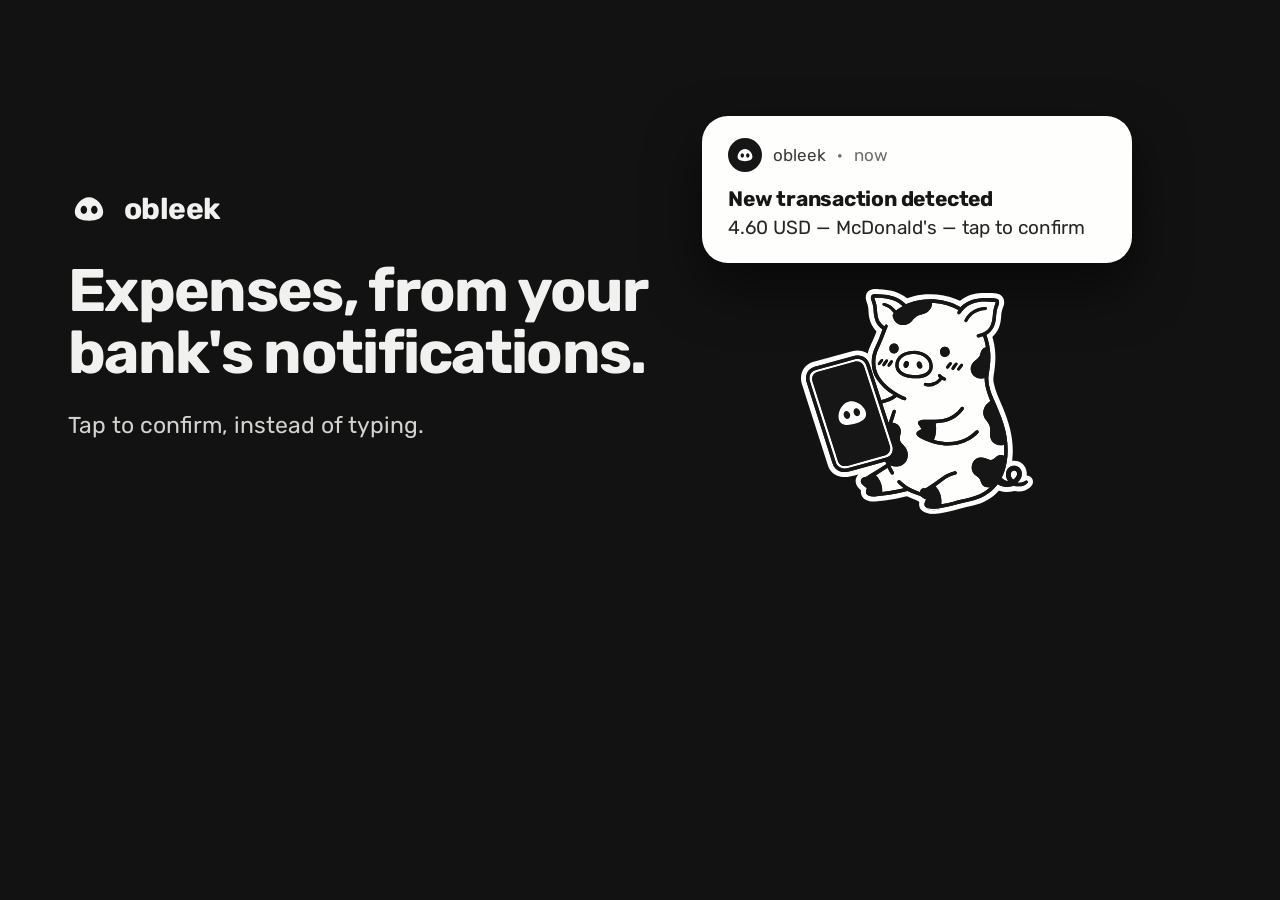
<file: tools/og-image.html>
<!DOCTYPE html>
<html lang="en">
<head>
<meta charset="UTF-8" />
<title>obleek og:image source</title>
<!--
  Source for assets/img/og-image.png (published at 1200x630, the standard
  og:image size). Render at 2x and downsample so thin strokes (the mascot
  outline, the type) don't look soft on retina previews -- a straight 1x
  screenshot is blurrier. Regenerate with:

    "/Applications/Google Chrome.app/Contents/MacOS/Google Chrome" \
      --headless=new --disable-gpu --hide-scrollbars \
      --force-device-scale-factor=2 --window-size=1200,630 \
      --screenshot=/tmp/og-image-2x.png \
      --virtual-time-budget=4000 "file://$PWD/tools/og-image.html"

    python3 -c "
    from PIL import Image
    Image.open('/tmp/og-image-2x.png').resize((1200, 630), Image.LANCZOS) \
        .save('assets/img/og-image.png', optimize=True)
    "

  Colours and type are taken from assets/css/style.css so the card matches the
  page it links to.
-->
<style>
  @font-face {
    font-family: "Rubik";
    src: url("../assets/fonts/rubik.woff2") format("woff2");
    font-weight: 300 900;
    font-display: block;
  }
  * { box-sizing: border-box; margin: 0; padding: 0; }
  :root {
    --paper: #121212;
    --ink: #F1F1EF;
    --accent: #D2D2CF;
    --accent-strong: #F6F6F4;
  }
  html, body { width: 1200px; height: 630px; overflow: hidden; }
  body {
    background: var(--paper);
    color: var(--ink);
    font-family: "Rubik", sans-serif;
    -webkit-font-smoothing: antialiased;
    display: grid;
    grid-template-columns: 1fr 430px;
    align-items: center;
    gap: 44px;
    padding: 64px 68px;
  }

  .brand {
    display: flex;
    align-items: center;
    gap: 14px;
    font-size: 30px;
    font-weight: 700;
    letter-spacing: -0.02em;
    margin-bottom: 30px;
  }
  .brand svg { width: 42px; height: 42px; fill: currentColor; display: block; }

  h1 {
    font-size: 60px;
    line-height: 1.04;
    letter-spacing: -0.028em;
    font-weight: 700;
    margin-bottom: 24px;
  }
  p {
    font-size: 23px;
    line-height: 1.45;
    color: var(--accent);
    max-width: 30ch;
  }

  /* The same heads-up notification the hero shows, so the share card and the
     page make the same promise. */
  .stage { position: relative; display: flex; justify-content: center; }
  .notif {
    width: 430px;
    background: #FEFEFD;
    color: #161616;
    border-radius: 26px;
    padding: 22px 26px 24px;
    box-shadow: 0 24px 54px rgba(0, 0, 0, 0.55);
  }
  .notif-head { display: flex; align-items: center; gap: 11px; margin-bottom: 14px; }
  .notif-icon {
    width: 34px; height: 34px;
    border-radius: 50%;
    background: #161616;
    display: flex; align-items: center; justify-content: center;
    flex: 0 0 auto;
  }
  .notif-icon svg { width: 22px; height: 22px; fill: #FEFEFD; display: block; }
  .notif-app { font-size: 17px; color: #3C3C3A; }
  .notif-sep, .notif-time { font-size: 17px; color: #6E6E69; }
  .notif-title { font-size: 21px; font-weight: 700; letter-spacing: -0.01em; margin-bottom: 5px; }
  .notif-body { font-size: 19px; color: #262624; max-width: none; }

  .mascot { width: 232px; display: block; margin: 26px auto 0; }
</style>
</head>
<body>
  <div>
    <div class="brand">
      <svg viewBox="0 0 512 512"><path d="M256 114C351.545 114 429 214.792 429 293.477C429 372.161 351.545 398.941 256 398.941C160.455 398.941 83.0002 372.161 83 293.477C83 214.792 160.455 114 256 114ZM193.09 215.765C171.12 215.765 153.309 238.545 153.309 266.646C153.309 294.748 171.12 317.529 193.09 317.529C215.06 317.529 232.87 294.748 232.87 266.646C232.87 238.545 215.06 215.765 193.09 215.765ZM320.758 215.765C298.788 215.765 280.978 238.545 280.978 266.646C280.978 294.748 298.788 317.529 320.758 317.529C342.728 317.529 360.539 294.748 360.539 266.646C360.539 238.545 342.728 215.765 320.758 215.765Z"/></svg>
      obleek
    </div>
    <h1>Expenses, from your bank's notifications.</h1>
    <p>Tap to confirm, instead of typing.</p>
  </div>

  <div class="stage">
    <div>
      <div class="notif">
        <div class="notif-head">
          <span class="notif-icon"><svg viewBox="0 0 512 512"><path d="M256 114C351.545 114 429 214.792 429 293.477C429 372.161 351.545 398.941 256 398.941C160.455 398.941 83.0002 372.161 83 293.477C83 214.792 160.455 114 256 114ZM193.09 215.765C171.12 215.765 153.309 238.545 153.309 266.646C153.309 294.748 171.12 317.529 193.09 317.529C215.06 317.529 232.87 294.748 232.87 266.646C232.87 238.545 215.06 215.765 193.09 215.765ZM320.758 215.765C298.788 215.765 280.978 238.545 280.978 266.646C280.978 294.748 298.788 317.529 320.758 317.529C342.728 317.529 360.539 294.748 360.539 266.646C360.539 238.545 342.728 215.765 320.758 215.765Z"/></svg></span>
          <span class="notif-app">obleek</span>
          <span class="notif-sep">&#183;</span>
          <span class="notif-time">now</span>
        </div>
        <div class="notif-title">New transaction detected</div>
        <div class="notif-body">4.60 USD &mdash; McDonald's &mdash; tap to confirm</div>
      </div>
      <img class="mascot" src="../assets/img/mascot-app.svg" alt="" />
    </div>
  </div>
</body>
</html>
</file>
<file: assets/css/style.css>
@font-face {
  font-family: "Rubik";
  src: url("../fonts/rubik.woff2") format("woff2");
  font-weight: 300 900;
  font-style: normal;
  font-display: swap;
}

:root {
  color-scheme: dark;
  --paper: #121212;
  --surface: #1D1D1C;
  --surface-2: #242423;
  --ink: #F1F1EF;
  --accent: #D2D2CF;
  --accent-strong: #F6F6F4;
  --accent-soft: #2B2B2A;
  --muted: #96958F;
  --line: rgba(241, 241, 239, 0.14);
  --income: #0CA30C;
  --expense: #D03B3B;
  --series-1: #3987E5;
  --series-2: #D95926;
  --series-3: #199E70;
  --shadow: 0 20px 44px rgba(0, 0, 0, 0.5);
  --glass-bg: rgba(29, 29, 28, 0.82);

  --radius-sm: 8px;
  --radius-row: 14px;
  --radius-hero: 17px;
  --radius-sheet: 29px;
  --radius-pill: 999px;

  --content-width: 1120px;
}

* { box-sizing: border-box; }

html { scroll-behavior: smooth; }

body {
  margin: 0;
  background: var(--paper);
  color: var(--ink);
  font-family: "Rubik", ui-sans-serif, -apple-system, "Segoe UI", Roboto, Helvetica, Arial, sans-serif;
  -webkit-font-smoothing: antialiased;
  line-height: 1.5;
}

img, svg { display: block; max-width: 100%; }

a { color: inherit; }

.tabular { font-variant-numeric: tabular-nums; }

.wrap {
  width: 100%;
  max-width: var(--content-width);
  margin: 0 auto;
  padding: 0 24px;
}

.visually-hidden {
  position: absolute;
  width: 1px; height: 1px;
  padding: 0; margin: -1px;
  overflow: hidden;
  clip: rect(0, 0, 0, 0);
  white-space: nowrap;
  border: 0;
}

.skip-link {
  position: absolute;
  left: 12px; top: -48px;
  background: var(--accent-strong);
  color: var(--paper);
  padding: 10px 16px;
  border-radius: var(--radius-sm);
  font-weight: 600;
  z-index: 100;
  transition: top .15s ease;
}
.skip-link:focus { top: 12px; }

.site-header {
  position: sticky;
  top: 0;
  z-index: 20;
  background: rgba(18, 18, 18, 0.86);
  backdrop-filter: saturate(140%) blur(10px);
}
.site-header .wrap {
  display: flex;
  align-items: center;
  justify-content: space-between;
  padding-top: 18px;
  padding-bottom: 18px;
}
.brand {
  display: flex;
  align-items: center;
  gap: 16px;
  font-weight: 700;
  font-size: 26px;
  letter-spacing: -0.02em;
  text-decoration: none;
}
.brand-mark {
  width: 44px; height: 44px;
  color: var(--ink);
  display: flex; align-items: center; justify-content: center;
  flex: 0 0 auto;
}
.brand-mark svg { width: 44px; height: 44px; }
@media (max-width: 480px) {
  .brand { font-size: 18px; gap: 8px; min-height: 44px; }
  .brand-mark, .brand-mark svg { width: 30px; height: 30px; }
  .site-header .btn { padding: 11px 13px; font-size: 12.5px; gap: 6px; min-height: 44px; }
  .site-header .btn-primary svg,
  .site-header .btn-primary i { width: 14px; height: 14px; font-size: 14px; }
  .site-header .wrap { gap: 10px; padding-top: 12px; padding-bottom: 12px; }
}
@media (max-width: 380px) {
  .site-header .btn-primary { padding: 11px; width: 44px; justify-content: center; }
  .site-header .btn-label { display: none; }
}

.site-nav {
  display: flex;
  align-items: center;
}

.btn {
  display: inline-flex;
  align-items: center;
  gap: 10px;
  padding: 10px 20px;
  border-radius: var(--radius-pill);
  font-weight: 600;
  font-size: 15px;
  text-decoration: none;
  border: 1px solid transparent;
  white-space: nowrap;
}
.btn-primary {
  background: var(--accent-strong);
  color: #121212;
}
.btn-primary[href*="play.google.com"] {
  border-radius: 10px;
}
.btn-primary:hover { background: #fff; }
.btn-primary svg,
.btn-primary i { width: 18px; height: 18px; font-size: 18px; flex: 0 0 auto; }

.lang-switch {
  position: relative;
  margin-right: 12px;
}
.lang-switch-btn {
  display: inline-flex;
  align-items: center;
  justify-content: center;
  width: 44.5px;
  height: 44.5px;
  padding: 0;
  border-radius: 50%;
  border: 1px solid var(--line);
  color: var(--ink);
  font-weight: 600;
  font-size: 14px;
  cursor: pointer;
  list-style: none;
  user-select: none;
}
.lang-switch-btn::-webkit-details-marker,
.lang-switch-btn::marker { display: none; content: ""; }
.lang-switch-btn:hover,
.lang-switch[open] .lang-switch-btn {
  background: var(--accent-strong);
  border-color: var(--accent-strong);
  color: var(--paper);
}
.lang-switch-menu {
  position: absolute;
  top: calc(100% + 8px);
  right: 0;
  background: var(--paper);
  border: 1px solid var(--line);
  border-radius: var(--radius-row);
  padding: 6px;
  margin: 0;
  list-style: none;
  min-width: 168px;
  box-shadow: var(--shadow);
  z-index: 30;
}
.lang-switch-menu li { margin: 0; }
.lang-switch-menu a {
  display: block;
  padding: 9px 12px;
  border-radius: var(--radius-sm);
  text-decoration: none;
  color: var(--ink);
  font-size: 14px;
}
.lang-switch-menu a[aria-current="true"] {
  color: var(--accent-strong);
  font-weight: 700;
}
.lang-switch-menu a:hover { color: var(--accent-strong); }
@media (max-width: 480px) {
  .lang-switch { margin-right: 6px; }
  .lang-switch-btn { width: 44px; height: 44px; font-size: 12.5px; }
}

.hero {
  padding: 72px 0 56px;
}
.hero .wrap {
  display: grid;
  grid-template-columns: 1.05fr 0.95fr;
  gap: 56px;
  align-items: start;
}
@media (max-width: 880px) {
  .hero .wrap { grid-template-columns: 1fr; }
}
.hero .wrap > *,
.feature .wrap > *,
.flow-grid > * { min-width: 0; }
h1 {
  font-size: clamp(34px, 5vw, 52px);
  line-height: 1.08;
  letter-spacing: -0.02em;
  margin: 0 0 20px;
  font-weight: 700;
}
.lede {
  font-size: 19px;
  line-height: 1.55;
  color: var(--accent);
  max-width: 46ch;
  margin: 0 0 28px;
}
.hero-ctas {
  display: flex;
  align-items: center;
  gap: 16px;
  flex-wrap: wrap;
  margin-bottom: 14px;
}
.hero-stage {
  display: flex;
  align-items: flex-end;
  justify-content: center;
  gap: 8px;
}
.hero-phone {
  display: flex;
  flex-direction: column;
  gap: 16px;
    flex: 0 1 344px;
  min-width: 0;
}
.hero-notif {
  width: 100%;
  max-width: 344px;
  margin: 0 auto;
  padding: 15px 17px 16px;
}
.hero-notif .notif-title { font-size: 15px; }
.hero-notif .notif-body { font-size: 13.5px; }
.hero-mascot {
  width: 152px;
  margin: 0 0 22px;
}
@media (max-width: 880px) {
    .hero-mascot { width: 130px; margin: 0 auto 18px; }
  .hero .hero-ctas { justify-content: center; }
}
@media (max-width: 420px) {
  .hero-mascot { width: 106px; }
}

.phone-frame {
  isolation: isolate;
  width: 100%;
  max-width: 300px;
  aspect-ratio: 375 / 780;
  margin: 0 auto;
  position: relative;
  overflow: hidden;
}
.phone-frame .phone { zoom: 0.8; }
.phone-frame .screen { scrollbar-width: none; }
@media (max-width: 880px) {
  .phone-frame { pointer-events: none; }
}

.feature {
  padding: 64px 0;
}
.feature .wrap {
  display: grid;
  grid-template-columns: 1fr 1fr;
  gap: 56px;
  align-items: center;
}
@media (max-width: 880px) {
  .feature .wrap { grid-template-columns: 1fr; }
}
.feature.reverse .wrap { direction: rtl; }
.feature.reverse .wrap > * { direction: ltr; }

@media (min-width: 881px) {
  .feature-wide .wrap {
    grid-template-columns: 1fr;
    justify-items: center;
    text-align: center;
    gap: 36px;
  }
    .feature-wide .feature-copy { max-width: 900px; }
  .feature-wide .feature-copy p { max-width: 620px; margin-left: auto; margin-right: auto; }
  .feature-wide .feature-list {
    display: grid;
    grid-template-columns: repeat(3, minmax(0, 1fr));
    gap: 14px 28px;
    text-align: left;
  }
  .feature-wide .feature-visual { width: 100%; }
}

.feature h2 {
  font-size: clamp(24px, 3vw, 32px);
  line-height: 1.2;
  letter-spacing: -0.01em;
  margin: 0 0 16px;
  font-weight: 700;
}
.feature-copy p {
  font-size: 16px;
  color: var(--accent);
  max-width: 50ch;
  margin: 0 0 20px;
}
.feature-list {
  list-style: none;
  margin: 0; padding: 0;
  display: flex; flex-direction: column; gap: 10px;
}
.feature-list li {
  display: flex; align-items: flex-start; gap: 10px;
  font-size: 15px; color: var(--ink);
}
.feature-list svg {
  width: 18px; height: 18px; flex: 0 0 auto; margin-top: 2px;
  color: var(--accent-strong);
}

.highlights,
.site-footer {
  background: #FEFEFD;
  color: #161616;
}
.final-cta { background: var(--paper); color: var(--ink); }
.highlights > .band-wave,
.site-footer > .band-wave { fill: #FEFEFD; }
.final-cta > .band-wave { fill: var(--paper); }
.highlights {
  position: relative;
  margin-top: 40px;
  padding: 56px 0 84px;
}
.band-wave {
  position: absolute;
  left: 0;
  right: 0;
  bottom: calc(100% - 1px);
  width: 100%;
  height: 30px;
  display: block;
  fill: #FEFEFD;
}
.highlights .section-head h2 { color: #161616; }
.unique-list {
  list-style: none;
  margin: 0 0 44px;
  padding: 0;
  display: flex;
  flex-direction: column;
  gap: 34px;
  max-width: 760px;
}
.unique-item {
  display: flex;
  gap: 18px;
}
.unique-icon {
  flex: 0 0 auto;
  width: 24px;
  color: #161616;
  font-size: 18px;
  line-height: 1;
  align-self: flex-start;
  padding-top: 3px;
  text-align: center;
}
.unique-item h3 {
  font-size: 18px;
  font-weight: 700;
  letter-spacing: -0.01em;
  margin: 0 0 7px;
}
.unique-item p {
  font-size: 15px;
  color: #46463F;
  margin: 0;
}
.unique-rest {
  font-size: 15px;
  color: #4E4E48;
  margin: 0;
  max-width: 760px;
}
@media (max-width: 480px) {
  .unique-item { gap: 14px; }
  .unique-item h3 { font-size: 16.5px; }
}

.section-head {
  max-width: 640px;
  margin: 0 0 40px;
}
.section-head h2 {
  font-size: clamp(24px, 3vw, 32px);
  margin: 0 0 12px;
  letter-spacing: -0.01em;
}
.section-head p { color: var(--accent); font-size: 16px; margin: 0; }

.final-cta {
  position: relative;
    padding: 76px 0 108px;
  text-align: center;
}
.final-cta h2 {
  color: var(--ink);
  font-size: clamp(26px, 4vw, 38px);
  margin: 0 0 16px;
  letter-spacing: -0.01em;
}
.final-cta p {
  color: var(--accent);
  font-size: 17px;
  margin: 0 0 28px;
}
.final-cta .hero-ctas { justify-content: center; }

.site-footer {
  position: relative;
  padding: 26px 0 36px;
}
.site-footer .wrap {
  text-align: center;
}
.site-footer p {
  color: #4E4E48;
  font-size: 13.5px;
  margin: 0;
}

.flow {
  padding: 24px 0 64px;
}
.flow .section-head {
  max-width: 680px;
  margin-bottom: 36px;
}
.flow-note {
  display: flex;
  align-items: center;
  gap: 11px;
  margin: 0 0 36px;
  padding: 13px 18px;
  border: 1px solid var(--line);
  border-radius: var(--radius-pill);
  font-size: 14.5px;
  color: var(--accent);
  width: fit-content;
  max-width: 100%;
}
.flow-note i { color: var(--accent-strong); font-size: 15px; flex: 0 0 auto; }
@media (max-width: 560px) {
  .flow-note { border-radius: var(--radius-hero); align-items: flex-start; }
  .flow-note i { margin-top: 3px; }
}

.flow-grid {
  display: grid;
  grid-template-columns: minmax(0, 1fr) minmax(0, 0.58fr);
  gap: 48px;
  align-items: center;
}
@media (max-width: 880px) {
  .flow-grid { grid-template-columns: 1fr; gap: 28px; }
    .flow-steps { justify-self: center; width: 100%; }
}

.flow-steps {
  list-style: none;
  margin: 0; padding: 0;
  display: flex;
  flex-direction: column;
  gap: 26px;
  max-width: 470px;
}
.flow-step { position: relative; }
.flow-step-head {
  display: flex;
  align-items: center;
  gap: 12px;
  margin-bottom: 12px;
}
.flow-step-num {
  width: 32px; height: 32px;
  border-radius: 50%;
  background: var(--accent-strong);
  color: var(--paper);
  display: flex; align-items: center; justify-content: center;
  font-size: 14px; font-weight: 700;
  flex: 0 0 auto;
}
.flow-step-label {
  font-size: 15px;
  font-weight: 600;
    color: var(--ink);
}

.notif {
  background: #FEFEFD;
  color: #161616;
  border-radius: 24px;
  padding: 16px 20px 18px;
  box-shadow: var(--shadow);
}
.notif-head {
  display: flex;
  align-items: center;
  gap: 9px;
  margin-bottom: 11px;
}
.notif-icon {
  width: 28px; height: 28px;
  border-radius: 50%;
  background: #161616;
  color: #FEFEFD;
  display: flex; align-items: center; justify-content: center;
  font-size: 12.5px;
  flex: 0 0 auto;
}
.notif-icon svg { width: 18px; height: 18px; }
.notif-app { font-size: 14px; color: #3C3C3A; }
.notif-sep, .notif-time { font-size: 14px; color: #6E6E69; }
.notif-title {
  font-size: 16px;
  font-weight: 700;
  letter-spacing: -0.01em;
  margin: 0 0 3px;
}
.notif-body {
  font-size: 15px;
  color: #262624;
  margin: 0;
}

.tx-card {
  width: 100%;
  background: #FEFEFD;
  border-radius: 24px;
  box-shadow: var(--shadow);
  padding: 6px 0;
}
.tx-card .tx-row { margin: 0; padding: 14px 18px; }
.tx-card .tx-icon {
  width: 38px; height: 38px;
    background: #E8E8E4;
  color: #3C3C3A;
}
.tx-card .tx-mid .name { font-size: 15.5px; color: #161616; }
.tx-card .tx-detail { font-size: 12.5px; color: #6E6E69; }
.tx-card .tx-detail i { width: 12.5px; font-size: 11px; }
.tx-card .tx-amt { font-size: 15.5px; color: #161616; }
.tx-card .tx-time { font-size: 12.5px; color: #6E6E69; }

.flow-mascot img,
.hero-mascot,
.feature-mascot,
.cta-mascot { height: auto; }

.cta-mascot {
  width: 100%;
  max-width: 264px;
  margin: 0 auto 26px;
}
@media (max-width: 880px) {
  .cta-mascot { max-width: 220px; }
}
.flow-mascot img,
.feature-mascot { width: 100%; }

.flow-mascot {
  max-width: 320px;
  margin: 0 auto;
}
@media (max-width: 880px) {
  .flow-mascot { max-width: 210px; }
}

.trust {
  padding: 56px 0 64px;
}
.trust-grid {
  display: grid;
  grid-template-columns: repeat(4, minmax(0, 1fr));
  column-gap: 40px;
  row-gap: 36px;
}
@media (max-width: 980px) {
  .trust-grid { grid-template-columns: repeat(2, minmax(0, 1fr)); column-gap: 32px; }
}
@media (max-width: 560px) {
  .trust-grid { grid-template-columns: 1fr; }
  .trust-card {
    display: grid;
    grid-template-columns: 24px minmax(0, 1fr);
    column-gap: 14px;
  }
  .trust-card-icon {
    grid-column: 1;
    grid-row: 1 / span 2;
    margin: 0;
    padding-top: 1px;
    text-align: center;
    font-size: 16px;
  }
  .trust-card h3 { grid-column: 2; grid-row: 1; margin: 0 0 5px; }
  .trust-card p { grid-column: 2; grid-row: 2; }
}
.trust-card {
  padding: 0;
}
.trust-card-icon {
  color: var(--accent-strong);
  font-size: 17px;
  line-height: 1;
  margin-bottom: 14px;
}
.trust-card h3 {
  font-size: 15.5px;
  font-weight: 700;
  letter-spacing: -0.01em;
  margin: 0 0 8px;
}
.trust-card p {
  font-size: 14px;
  color: var(--accent);
  margin: 0;
}

.feature-mascot {
  max-width: 230px;
  margin: 0 0 24px;
}
@media (max-width: 880px) {
    .feature-mascot { max-width: 190px; margin: 0 auto 20px; }
}
@media (max-width: 420px) {
  .feature-mascot { max-width: 160px; }
}
.site-footer .wrap {
  display: flex;
  flex-direction: column;
  align-items: center;
  gap: 18px;
}
.social-links {
  display: flex;
  gap: 12px;
  list-style: none;
  margin: 0; padding: 0;
}
.social-links a {
  width: 44px; height: 44px;
  border-radius: 50%;
  border: 1px solid rgba(22, 22, 22, 0.22);
  color: #161616;
  display: flex; align-items: center; justify-content: center;
  font-size: 18px;
  text-decoration: none;
}
.social-links a:hover {
  border-color: #161616;
  background: #161616;
  color: #FEFEFD;
}
</file>
<file: assets/css/app-mock.css>
.rig {
    display: flex;
    gap: 40px;
    flex-wrap: wrap;
    justify-content: center;
    align-items: flex-start;
  }

.phone {
    width: 375px;
    height: 780px;
    border-radius: 44px;
    background: var(--ink);
    padding: 12px;
    box-shadow: var(--shadow);
    position: relative;
  }

.phone-inner {
    position: relative;
    width: 100%;
    height: 100%;
    background: var(--paper);
    border-radius: 34px;
    overflow: hidden;
    display: flex;
    flex-direction: column;
  }

.statusbar {
    height: 46px;
    flex: 0 0 auto;
    display: flex;
    align-items: flex-end;
    justify-content: space-between;
    padding: 0 22px 6px;
    font-size: 13px;
    font-weight: 600;
    color: var(--ink);
    background: var(--paper);
  }

.screens {
    flex: 1 1 auto;
    position: relative;
    overflow: hidden;
  }

.screen {
    position: absolute;
    inset: 0;
    overflow-y: auto;
    padding: 0 20px 100px;
    display: none;
  }

.screen.active { display: block; }

.screen::-webkit-scrollbar { width: 0; }

.screen-head {
    display: flex;
    align-items: center;
    justify-content: space-between;
    padding: 10px 0 8px;
    position: sticky;
    top: 0;
    background: var(--paper);
    z-index: 5;
  }

.screen-head-actions { display: flex; align-items: center; gap: 8px; flex: 0 0 auto; }

.header-balance-btn {
    all: unset;
    cursor: pointer;
    font-size: 20px;
    font-weight: 700;
    letter-spacing: -0.01em;
    color: var(--ink);
    border-radius: 8px;
  }

.icon-btn {
    all: unset;
    cursor: pointer;
    width: 34px;
    height: 34px;
    border-radius: 50%;
    background: var(--accent);
    color: var(--paper);
    display: flex;
    align-items: center;
    justify-content: center;
    position: relative;
  }

.capture-dot {
    position: absolute;
    top: 2px;
    right: 2px;
    width: 9px;
    height: 9px;
    border-radius: 50%;
    background: #d03b3b;
    border: 1.5px solid var(--paper);
  }

.tabbar {
    position: absolute;
    left: 16px;
    right: 16px;
    bottom: calc(env(safe-area-inset-bottom, 0px) + 14px);
    z-index: 10;
    display: flex;
    background: var(--glass-bg);
    border-radius: 999px;
    padding: 6px;
  }

.tab {
    all: unset;
    flex: 1;
    display: flex;
    flex-direction: column;
    align-items: center;
    gap: 3px;
    padding: 6px 0;
    cursor: pointer;
    color: var(--muted);
    border-radius: 12px;
  }

.tab i { font-size: 22px; }

.tab span { display: none; }

.tab.active { color: var(--accent-strong); }

.future-plans-pull {
    display: flex;
    align-items: center;
    justify-content: center;
    gap: 8px;
    margin: 10px 0 2px;
    cursor: grab;
    touch-action: none;
    user-select: none;
    transition: opacity 0.28s ease;
    animation: future-pull-hint 2.6s ease-in-out infinite;
  }

@keyframes future-pull-hint {
  0%, 55%, 100% { transform: translateY(0); }
  15% { transform: translateY(4px); }
  30% { transform: translateY(0); }
  40% { transform: translateY(3px); }
}

@media (prefers-reduced-motion: reduce) {
  .future-plans-pull { animation: none; }
}

.future-plans-label {
    display: flex;
    align-items: center;
    gap: 5px;
    font-size: 11px;
    font-weight: 600;
    color: var(--muted);
    letter-spacing: 0.02em;
    transition: color 0.15s ease;
  }

.day-label {
    position: sticky;
    top: 52px;
    z-index: 4;
    font-size: 16px;
    font-weight: 700;
    color: var(--ink);
    letter-spacing: -0.01em;
    background: var(--paper);
    padding: 5px 20px 8px;
    margin: 12px -20px 0;
  }

.tx-list { display: flex; flex-direction: column; gap: 2px; }

.tx-row {
    display: flex;
    align-items: flex-start;
    gap: 10px;
    margin: 0 -20px;
    padding: 8px 20px;
  }

.tx-icon {
    flex: 0 0 auto;
    width: 34px;
    height: 34px;
    border-radius: 10px;
    display: flex;
    align-items: center;
    justify-content: center;
    background: var(--accent-soft);
    color: var(--accent-strong);
  }

.tx-mid { flex: 1 1 auto; min-width: 0; }

.tx-mid .name {
    font-size: 14px;
    font-weight: 600;
    letter-spacing: -0.01em;
    overflow: hidden;
    text-overflow: ellipsis;
    white-space: nowrap;
  }

.tx-mid .tx-from-account { color: var(--muted); margin-top: 2px; }

.tx-detail {
    display: flex;
    align-items: center;
    gap: 6px;
    font-size: 11px;
    color: var(--muted);
    margin-top: 2px;
  }

.tx-detail i { width: 11px; text-align: center; flex: 0 0 auto; font-size: 9.5px; }

.tx-detail.tx-note { min-width: 0; }

.tx-detail.tx-note span { flex: 1 1 auto; min-width: 0; overflow: hidden; text-overflow: ellipsis; white-space: nowrap; }

.tx-amt-wrap { display: flex; flex-direction: column; align-items: flex-end; gap: 2px; flex: 0 0 auto; }

.tx-amt { font-size: 14px; font-weight: 600; color: var(--ink); }

.tx-amt.pos { color: rgb(12, 163, 12); }

.tx-time { font-size: 11px; font-weight: 400; color: var(--muted); }

.tx-amt-sent { color: var(--muted); }

.tabular { font-variant-numeric: tabular-nums; }

.settings-group-label {
    font-size: 15.5px;
    font-weight: 700;
    color: var(--ink);
    letter-spacing: -0.01em;
    margin: 16px 0 8px;
  }

.acct-card {
    display: flex;
    flex-direction: column;
    gap: 2px;
  }

.acct-row {
    display: flex;
    align-items: center;
    gap: 12px;
    margin: 0 -20px;
    padding: 7px 20px;
    cursor: pointer;
  }

.acct-icon {
    width: 34px; height: 34px; border-radius: 10px;
    display: flex; align-items: center; justify-content: center;
    background: var(--accent-soft); color: var(--accent-strong);
    flex: 0 0 auto;
  }

.acct-mid { flex: 1 1 auto; min-width: 0; }

.acct-mid .name { font-size: 14.5px; font-weight: 600; }

.acct-mid .meta { font-size: 12px; color: var(--muted); margin-top: 1px; }

.acct-amt { font-size: 15px; font-weight: 600; }

.acct-amt.neg { color: rgb(208, 59, 59); }

.debts-card { display: flex; flex-direction: column; gap: 5px; }

.ledger-group { display: flex; flex-direction: column; gap: 0; }

.ledger-group.owe .ledger-amt { color: rgb(208, 59, 59); }

.ledger-label { font-size: 11px; font-weight: 600; color: var(--muted); text-transform: uppercase; letter-spacing: 0.03em; margin: 0 0 4px; }

.ledger-line {
    display: flex;
    align-items: center;
    justify-content: space-between;
    gap: 12px;
    margin: 0 -20px;
    padding: 6px 20px;
    cursor: pointer;
  }

.ledger-left { display: flex; align-items: center; gap: 12px; min-width: 0; flex: 1 1 auto; }

.ledger-person {
    font-size: 14.5px;
    font-weight: 600;
    min-width: 0;
    overflow: hidden;
    text-overflow: ellipsis;
    white-space: nowrap;
  }

.ledger-amt { flex: 0 0 auto; }

.ledger-amt { font-size: 15px; font-weight: 600; }

.cat-tree { margin-top: 2px; }

.cat-tree-row {
    display: flex;
    align-items: center;
    gap: 6px;
    padding: 7px 4px;
    border-radius: 12px;
  }

.cat-children {
    margin-left: 15px;
    border-left: 1px solid var(--line);
    padding-left: 3px;
    overflow: hidden;
    max-height: 1000px;
    transition: max-height 0.2s ease;
  }

.drag-handle {
    color: var(--muted);
    opacity: 0.55;
    flex: 0 0 auto;
    cursor: grab;
    width: 22px; height: 22px;
    display: flex; align-items: center; justify-content: center;
  }

.tree-chevron {
    all: unset;
    flex: 0 0 auto;
    width: 22px; height: 22px;
    display: flex; align-items: center; justify-content: center;
    color: var(--muted);
    cursor: pointer;
    transition: transform 0.15s ease;
  }

.tree-icon {
    width: 28px; height: 28px;
    border-radius: 9px;
    background: var(--accent-soft);
    color: var(--accent-strong);
    display: flex; align-items: center; justify-content: center;
    flex: 0 0 auto;
  }

.tree-name {
    flex: 1 1 auto;
    font-size: 13.5px;
    font-weight: 600;
    min-width: 0;
    overflow: hidden;
    text-overflow: ellipsis;
    white-space: nowrap;
  }

.tree-actions { display: flex; gap: 1px; flex: 0 0 auto; }

.tree-action {
    all: unset;
    cursor: pointer;
    width: 30px; height: 30px;
    border-radius: 9px;
    display: flex; align-items: center; justify-content: center;
    color: var(--muted);
  }

.tree-spacer { flex: 0 0 auto; width: 22px; height: 22px; }

.tree-action-spacer { display: block; width: 30px; height: 30px; flex: 0 0 auto; }

.sub-header {
    display: flex;
    align-items: center;
    gap: 10px;
    padding: 10px 0 10px;
    position: sticky;
    top: 0;
    background: var(--paper);
    z-index: 5;
  }

.back-btn {
    all: unset;
    cursor: pointer;
    width: 32px; height: 32px;
    border-radius: 50%;
    display: flex; align-items: center; justify-content: center;
    color: var(--ink);
    background: var(--surface);
    border: none;
    flex: 0 0 auto;
  }

.sub-header h2 { flex: 1 1 auto; margin: 0; font-size: 18px; letter-spacing: -0.01em; min-width: 0; }

.show-archived-btn {
    all: unset;
    box-sizing: border-box;
    display: flex;
    align-items: center;
    gap: 6px;
    margin: 4px 2px 2px;
    padding: 6px 2px;
    font-size: 12.5px;
    font-weight: 600;
    color: var(--muted);
    cursor: pointer;
  }

.depth-note {
    font-size: 12px;
    color: var(--muted);
    text-align: center;
    margin: 14px 6px 4px;
    line-height: 1.5;
  }

.stat-row { display: grid; grid-template-columns: 1fr 1fr; gap: 10px; margin-top: 8px; }

.stat-tile { padding: 0; }

.stat-tile .k {
    display: flex;
    align-items: center;
    gap: 6px;
    font-size: 11.5px;
    color: var(--muted);
    font-weight: 600;
    text-transform: uppercase;
    letter-spacing: 0.04em;
  }

.stat-tile .k i { font-size: 10px; }

.stat-tile .v {
    font-size: 22px;
    font-weight: 700;
    margin-top: 6px;
    letter-spacing: -0.01em;
    white-space: nowrap;
    overflow: hidden;
    text-overflow: ellipsis;
  }

.stat-tile.income .k i { color: rgb(12, 163, 12); }

.stat-tile.income .v { color: rgb(12, 163, 12); }

.stat-tile.expense .k i { color: rgb(208, 59, 59); }

.stat-tile.expense .v { color: rgb(208, 59, 59); }

.section-title {
    font-size: 13px;
    font-weight: 700;
    margin: 16px 2px 8px;
    display: flex;
    justify-content: space-between;
    color: var(--ink);
  }

.cat-row { box-sizing: border-box; min-height: 44px; padding: 10px 20px; margin: 0 -20px; border-radius: 12px; display: flex; flex-direction: column; justify-content: center; }

.cat-row.drillable { cursor: pointer; }

.cat-head { display: flex; justify-content: space-between; align-items: center; font-size: 13px; margin-bottom: 5px; }

.cat-icon { display: inline-flex; align-items: center; justify-content: center; width: 20px; font-size: 13px; color: var(--muted); flex: 0 0 auto; }

.cat-right { display: flex; align-items: center; gap: 8px; flex: 0 0 auto; }

.cat-track { height: 6px; border-radius: 999px; background: var(--surface-2); border: 1px solid var(--line); overflow: hidden; }

.cat-track > span { display: block; height: 100%; border-radius: 999px; background: var(--accent); }

.cat-head .nums { color: var(--muted); }

.cat-head .nums b { color: var(--ink); font-weight: 700; }

.section-title:has(+ .trend) { margin-bottom: 32px; }

.trend {
    display: flex;
    align-items: flex-end;
    gap: 8px;
    height: 60px;
    padding: 8px 4px 0;
  }

.trend .bar { flex: 1; display: flex; flex-direction: column; align-items: center; gap: 6px; }

.trend .bar .col { width: 100%; border-radius: 6px 6px 3px 3px; background: var(--accent-soft); }

.trend .bar.now .col { background: var(--accent); }

.trend .bar .m { font-size: 10.5px; color: var(--muted); }

.month-nav { display: grid; grid-template-columns: 1fr auto 1fr; align-items: center; width: 100%; }

.month-label {
    justify-self: center;
    font-size: 16px;
    font-weight: 700;
    color: var(--ink);
    letter-spacing: -0.01em;
  }

.month-nav-btn {
    all: unset;
    box-sizing: border-box;
    cursor: pointer;
    width: 36px;
    height: 36px;
    border-radius: 50%;
    background: var(--surface);
    color: var(--ink);
    display: flex;
    align-items: center;
    justify-content: center;
  }

.month-nav-btn[data-dash-month-prev] { justify-self: start; }

.month-nav-btn[data-dash-month-next] { justify-self: end; }

.month-nav-btn i { font-size: 13px; }

.month-nav-btn:disabled { opacity: 0.35; cursor: default; }

.tree-icon i { font-size: 14px; }

.drag-handle i { font-size: 13px; }

.tree-chevron i { font-size: 14px; }

.tree-action i { font-size: 16px; }

.fab {
    position: absolute;
    right: 20px;
    bottom: 72px;
    width: 52px;
    height: 52px;
    border-radius: 50%;
    background: var(--accent);
    color: var(--paper);
    display: flex;
    align-items: center;
    justify-content: center;
    border: none;
    cursor: pointer;
    z-index: 20;
  }

.fab i { font-size: 22px; }

.io-compare { display: flex; flex-direction: column; gap: 6px; margin-top: 10px; }

.io-bar-row { display: flex; align-items: center; gap: 8px; }

.io-bar-label { font-size: 11px; font-weight: 600; color: var(--muted); width: 52px; flex: 0 0 auto; }

.io-bar-track { flex: 1 1 auto; height: 8px; border-radius: 999px; background: var(--surface-2); overflow: hidden; }

.io-bar { display: block; height: 100%; border-radius: 999px; background: var(--ink); }

.io-bar.income { background: var(--accent-strong); }

.segmented {
    display: flex;
    background: var(--surface-2);
    border-radius: 12px;
    padding: 4px;
    margin-bottom: 12px;
  }

[data-dash-kind-toggle] { background: var(--surface-2); margin-top: 20px; }

.segmented button {
    all: unset;
    flex: 1;
    text-align: center;
    padding: 7px 0;
    font-size: 13px;
    font-weight: 600;
    color: var(--muted);
    border-radius: 9px;
    cursor: pointer;
  }

.segmented button.active { background: var(--accent-strong); color: var(--paper); }

.cal-weekdays {
    display: grid;
    grid-template-columns: repeat(7, 1fr);
    text-align: center;
    font-size: 11px;
    font-weight: 600;
    color: var(--muted);
    margin-bottom: 4px;
  }

.heat-grid { display: grid; grid-template-columns: repeat(7, 1fr); gap: 4px; margin-top: 4px; }

.heat-day {
    all: unset;
    box-sizing: border-box;
    position: relative;
    cursor: pointer;
    aspect-ratio: 1;
    border-radius: 6px;
    overflow: hidden;
  }

.heat-day-blank { aspect-ratio: 1; border-radius: 6px; background: var(--surface-2); opacity: 0.5; }

.heat-day-num {
    position: relative;
    z-index: 1;
    display: flex;
    align-items: center;
    justify-content: center;
    height: 100%;
    font-size: 10px;
    font-weight: 600;
    color: var(--muted);
  }

.heat-detail {
    margin: 8px 0 4px;
    min-height: 18px;
    display: flex;
    align-items: center;
    justify-content: center;
    gap: 6px;
    font-size: 12.5px;
  }

.heat-detail-empty { margin: 0; color: var(--muted); }
</file>
